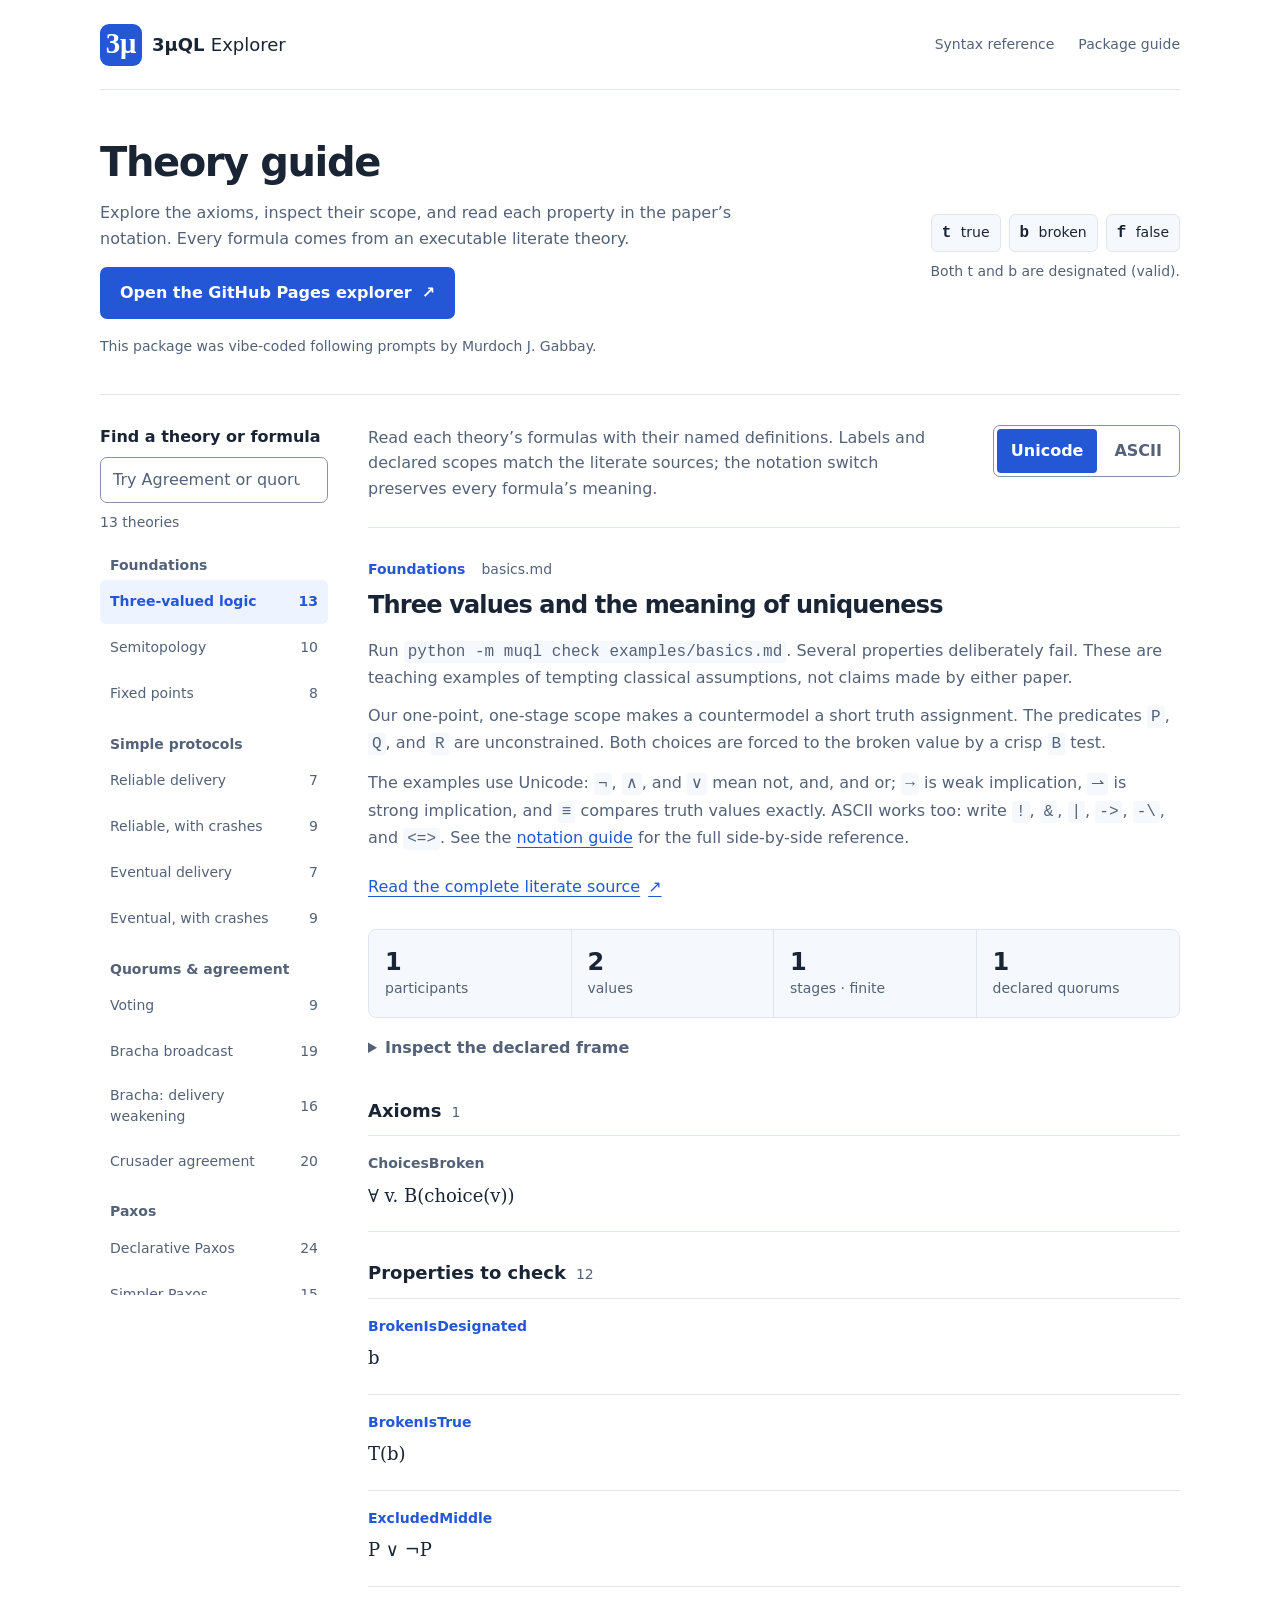
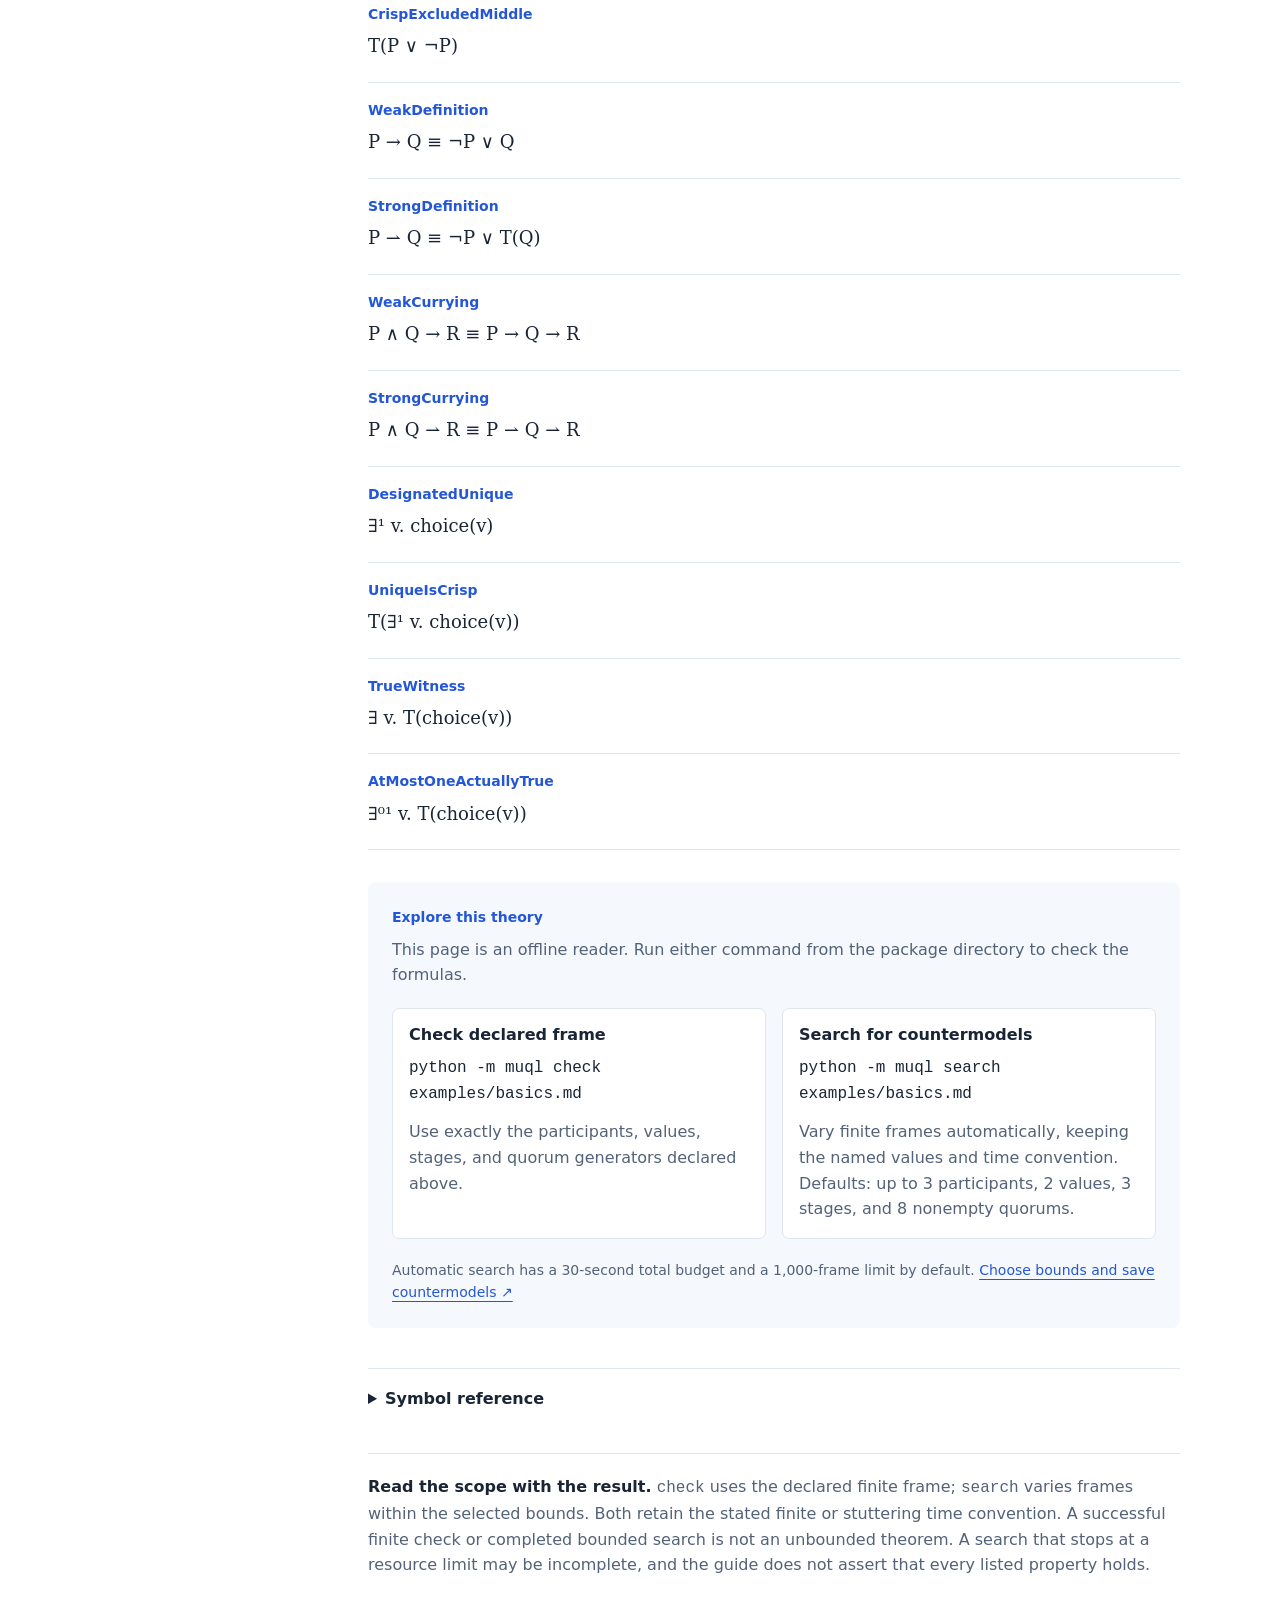
<file: docs/theories.html>
<!doctype html>
<!-- Generated by python tools/build_guide.py. Edit the generator or examples, then regenerate. -->
<html lang="en">
<head>
<meta charset="utf-8">
<meta name="viewport" content="width=device-width,initial-scale=1">
<meta name="color-scheme" content="light">
<meta name="author" content="Vibe-coded following prompts by Murdoch J. Gabbay">
<title>Theory guide · 3μQL Explorer</title>
<link rel="icon" type="image/svg+xml" href="data:image/svg+xml,%3Csvg%20xmlns%3D%22http%3A%2F%2Fwww.w3.org%2F2000%2Fsvg%22%20viewBox%3D%220%200%2064%2064%22%20role%3D%22img%22%20aria-label%3D%223%CE%BCQL%22%3E%3Crect%20width%3D%2264%22%20height%3D%2264%22%20rx%3D%2216%22%20fill%3D%22%232457d6%22%2F%3E%3Ctext%20x%3D%2232%22%20y%3D%2244%22%20text-anchor%3D%22middle%22%20font-family%3D%22Georgia%2Cserif%22%20font-size%3D%2238%22%20fill%3D%22%23ffffff%22%3E3%CE%BC%3C%2Ftext%3E%3C%2Fsvg%3E%0A">
<style>
/* Shared by the explorer and the self-contained theory reader. */
/* U+A7F4 is recent: this original, local glyph also supports older systems. */
@font-face {
  font-family: "MuQL Quorum";
  src: url("[data-uri]") format("woff");
  font-style: normal;
  font-weight: 100 900;
  font-display: swap;
  unicode-range: U+A7F4;
}
.quorum-quantifier { white-space: nowrap; }
sup.quorum-mark { position: relative; top: -.5em; vertical-align: baseline; font-size: .7em; line-height: 0; font-style: normal; }

:root {
  color-scheme: light;
  --paper: #ffffff; --ink: #192435; --muted: #536278;
  --blue: #2457d6; --blue-dark: #1744b5; --wash: #f5f8fd;
  --line: #e0e6ef; --input-line: #8594a9; --soft-blue: #edf3ff;
  --math: "MuQL Quorum", "Cambria Math", "STIX Two Math", "DejaVu Serif", Georgia, serif;
  --sans: "MuQL Quorum", Inter, ui-sans-serif, system-ui, -apple-system, BlinkMacSystemFont, "Segoe UI", sans-serif;
  --mono: "MuQL Quorum", ui-monospace, SFMono-Regular, Consolas, "Liberation Mono", monospace;
  --text-small: .875rem;
  --text-body: 1rem;
  --text-lead: 1.125rem;
  --text-section: 1.5rem;
  --text-title: clamp(2rem, 4vw, 2.5rem);
  --text-math: 1.125rem;
  font-size: 100%;
  font-family: var(--sans);
  line-height: 1.6;
}
* { box-sizing: border-box; }
html { scroll-padding-top: 24px; }
body { margin: 0; font-size: var(--text-body); color: var(--ink); background: var(--paper); }
a { color: var(--blue); text-decoration-thickness: 1px; text-underline-offset: 4px; }
a:hover { color: var(--blue-dark); }
button, input { font: inherit; font-size: var(--text-body); line-height: 1.5; max-width: 100%; }
button, input, a, summary { touch-action: manipulation; }
button, summary { cursor: pointer; }
:focus-visible { outline: 3px solid var(--blue); outline-offset: 4px; }
code { font-family: var(--mono); font-size: inherit; overflow-wrap: anywhere; }
h1, h2, h3, h4 { line-height: 1.2; }
.skip-link { position: fixed; top: -90px; left: 16px; z-index: 10; padding: 12px 20px; background: white; }
.skip-link:focus { top: 12px; }
.site-header, .masthead, .layout { width: min(1080px, calc(100% - 80px)); margin-inline: auto; }
.site-header { display: flex; flex-wrap: wrap; justify-content: space-between; align-items: center; gap: 12px 24px; min-height: 90px; padding-block: 16px; border-bottom: 1px solid var(--line); }
.brand { line-height: 1.5; display: inline-flex; align-items: center; gap: 10px; font-size: var(--text-lead); font-weight: 700; white-space: nowrap; }
.brand strong { font-weight: 400; }
.brand-mark { display: grid; place-items: center; flex: none; width: 2.625rem; height: 2.625rem; border-radius: .5625rem; background: var(--blue); color: white; font-family: Georgia, serif; font-size: 1.8rem; line-height: 1; padding-bottom: .1875rem; }
.site-header nav { display: flex; flex-wrap: wrap; align-items: center; gap: 0 24px; font-size: var(--text-small); line-height: 1.5; }
.site-header nav a { display: inline-flex; align-items: center; min-height: 44px; color: var(--muted); text-decoration: none; }
.site-header nav a:hover { color: var(--blue); text-decoration: underline; }
.masthead { padding-block: 48px 36px; border-bottom: 1px solid var(--line); }
.masthead-inner { display: flex; justify-content: space-between; align-items: center; gap: 40px; }
h1 { font-size: var(--text-title); font-weight: 600; line-height: 1.2; letter-spacing: -.035em; margin: 0 0 14px; }
.masthead p { max-width: 680px; margin: 0; color: var(--muted); }
.truth-key { display: flex; flex-wrap: wrap; justify-content: flex-end; gap: 8px; min-width: 220px; max-width: 300px; }
.truth-key span { border: 1px solid var(--line); border-radius: 6px; background: var(--wash); padding: 6px 10px; font-size: var(--text-small); white-space: nowrap; }
.truth-key b { font: 600 var(--text-body)/1.5 var(--mono); margin-right: 5px; }
.truth-note { flex-basis: 100%; text-align: right; font-size: var(--text-small); color: var(--muted); }
.layout { display: grid; grid-template-columns: 228px minmax(0, 1fr); gap: 40px; }
.sidebar { padding: 30px 7px; margin-inline: -7px; position: sticky; top: 0; max-height: 100vh; overflow: auto; align-self: start; }
.search-label { display: block; line-height: 1.5; font-size: var(--text-body); font-weight: 600; margin-bottom: 8px; }
.search { width: 100%; min-height: 46px; border: 1px solid var(--input-line); border-radius: 7px; padding: 10px 12px; background: white; color: var(--ink); font-size: var(--text-body); }
.search::placeholder { color: var(--muted); }
.search-status { color: var(--muted); font-size: var(--text-small); margin: 8px 0 24px; min-height: 20px; }
.nav-group { margin: 0 0 20px; }
.nav-group h3 { font-size: var(--text-small); font-weight: 600; color: var(--muted); margin: 0 10px 6px; }
.theory-link { display: flex; gap: 10px; align-items: center; justify-content: space-between; min-height: 44px; padding: 10px; border-radius: 6px; text-decoration: none; font-size: var(--text-small); line-height: 1.5; overflow-wrap: anywhere; margin: 2px 0; color: var(--muted); }
.theory-link:hover { color: var(--blue); background: var(--wash); }
.theory-link[aria-current="page"] { background: var(--soft-blue); color: var(--blue); font-weight: 600; }
.nav-count { flex-shrink: 0; font-size: var(--text-small); font-variant-numeric: tabular-nums; }
.sidebar-footer { border-top: 1px solid var(--line); padding: 16px 10px; font-size: var(--text-small); color: var(--muted); }
.sidebar-footer a { display: inline-flex; align-items: center; min-height: 44px; }
.explore-link { display: inline-flex; align-items: center; gap: 10px; min-height: 52px; padding: 12px 20px; margin-top: 16px; background: var(--blue); color: #fff; border-radius: 7px; font-size: var(--text-body); font-weight: 600; text-decoration: none; }
.explore-link:hover { background: #1c45ae; color: #fff; text-decoration: none; }
.masthead p.authorship { font-size: var(--text-small); margin-top: 16px; }
main { min-width: 0; padding: 30px 0 48px; }
.toolbar { display: flex; align-items: flex-start; flex-wrap: wrap; justify-content: space-between; gap: 16px; padding-bottom: 26px; border-bottom: 1px solid var(--line); margin-bottom: 30px; }
.view-note { flex: 1 1 300px; font-size: var(--text-body); color: var(--muted); margin: 0; max-width: 580px; }
.notation { display: flex; gap: 3px; border: 1px solid var(--input-line); border-radius: 7px; padding: 3px; flex-shrink: 0; }
.notation button { line-height: 1.5; min-height: 44px; border: 0; border-radius: 4px; color: var(--muted); background: white; padding: 8px 14px; font-size: var(--text-body); font-weight: 600; }
.notation button:hover { color: var(--blue); background: var(--wash); }
.notation button[aria-pressed="true"] { background: var(--blue); color: white; }
.notation button:focus-visible { outline-offset: 1px; }
.eyebrow { display: flex; flex-wrap: wrap; align-items: center; gap: 8px 16px; font-size: var(--text-small); font-weight: 600; color: var(--blue); }
.source-tag { color: var(--muted); font-size: var(--text-small); font-weight: 400; overflow-wrap: anywhere; }
.theory { margin-bottom: 40px; }
.theory h2 { font-size: var(--text-section); font-weight: 600; letter-spacing: -.035em; margin: 10px 0 18px; }
.intro { font-size: var(--text-body); line-height: 1.6; color: var(--muted); }
.intro p { margin: 0 0 12px; }
.intro code { background: var(--wash); border-radius: 3px; padding: 2px 4px; }
.source-link { line-height: 1.5; display: inline-flex; align-items: center; gap: 8px; min-height: 44px; font-size: var(--text-body); margin: 0 0 20px; }
.scope-grid { display: grid; grid-template-columns: repeat(4, minmax(0, 1fr)); border: 1px solid var(--line); border-radius: 8px; background: var(--wash); }
.scope-grid > div { min-width: 0; padding: 18px 16px; border-right: 1px solid var(--line); }
.scope-grid > div:last-child { border-right: 0; }
.scope-value { display: block; font-size: var(--text-section); font-weight: 600; line-height: 1.2; font-variant-numeric: tabular-nums; }
.scope-label { display: block; overflow-wrap: anywhere; font-size: var(--text-small); color: var(--muted); }
.frame { margin: 8px 0 30px; color: var(--muted); font-size: var(--text-body); }
summary { line-height: 1.5; min-height: 44px; padding: 10px 0; font-weight: 600; }
summary:hover { color: var(--blue); }
.frame dl { display: grid; grid-template-columns: 100px minmax(0, 1fr); gap: 8px 14px; border-left: 2px solid var(--line); padding-left: 16px; }
.frame dt { font-weight: 600; overflow-wrap: anywhere; }
.frame dd { margin: 0; overflow-wrap: anywhere; }
.formula-group { margin-top: 30px; }
.group-title { display: flex; flex-wrap: wrap; gap: 10px; align-items: baseline; border-bottom: 1px solid var(--line); padding-bottom: 12px; }
.group-title h3 { font-size: var(--text-lead); font-weight: 600; margin: 0; }
.group-title > span { color: var(--muted); font-size: var(--text-small); }
.formula-row { padding: 16px 0 20px; border-bottom: 1px solid var(--line); }
.formula-label { display: block; font-size: var(--text-small); color: var(--muted); font-weight: 600; margin-bottom: 6px; overflow-wrap: anywhere; }
.formula { font: var(--text-math)/1.7 var(--math); white-space: pre-wrap; overflow-wrap: anywhere; font-variant-ligatures: none; color: var(--ink); }
.ascii .formula { font: var(--text-body)/1.7 var(--mono); }
.properties .formula-label { color: var(--blue); }
.empty-group, .definition-note { color: var(--muted); font-size: var(--text-body); }
.definition-note { margin: 12px 0 4px; }
.definitions .formula-row { padding-block: 12px; }
.run-box { margin: 32px 0; padding: 24px; border-radius: 8px; background: var(--wash); }
.run-box p { font-size: var(--text-body); color: var(--muted); margin: 0; }
.run-box .run-intro { margin: 8px 0 20px; }
.run-options { display: grid; grid-template-columns: repeat(2, minmax(0, 1fr)); gap: 16px; }
.run-option { min-width: 0; border: 1px solid var(--line); border-radius: 7px; background: white; padding: 16px; }
.run-option h4 { font-size: var(--text-body); font-weight: 600; margin: 0; }
.run-option code { display: block; font-size: var(--text-body); line-height: 1.6; white-space: pre-wrap; overflow-wrap: anywhere; margin: 12px 0; }
.run-box .run-footer { margin-top: 20px; font-size: var(--text-small); }
.legend { border-top: 1px solid var(--line); margin-top: 32px; padding-top: 8px; }
.legend summary { font-size: var(--text-body); }
.legend-intro { font-size: var(--text-body); color: var(--muted); }
.table-wrap { overflow-x: auto; }
table { width: 100%; border-collapse: collapse; font-size: var(--text-body); margin: 12px 0; }
th { text-align: left; color: var(--muted); font-size: var(--text-body); font-weight: 600; background: var(--wash); }
th, td { padding: 12px; border-bottom: 1px solid var(--line); }
.symbol { font: var(--text-math)/1.7 var(--math); white-space: nowrap; }
td code { font-size: var(--text-body); }
.scope-note { font-size: var(--text-body); color: var(--muted); margin-top: 32px; border-top: 1px solid var(--line); padding-top: 20px; }
.scope-note strong { color: var(--ink); }
.no-results { font-size: var(--text-body); padding: 24px 0; }
.js .theory:not(.is-active), .js-only { display: none; }
[hidden] { display: none !important; }
.js .js-only { display: block; }
.js .notation { display: flex; }
@media (max-width: 1000px) {
  .layout { grid-template-columns: 210px minmax(0, 1fr); gap: 28px; }
  .truth-key { display: none; }
  .scope-grid > div { padding: 14px 12px; }
  .run-options { grid-template-columns: minmax(0, 1fr); }
}
@media (max-width: 800px) {
  .site-header, .masthead, .layout { width: calc(100% - 40px); }
  .layout { grid-template-columns: 190px minmax(0, 1fr); gap: 24px; }
  .scope-grid { grid-template-columns: repeat(2, minmax(0, 1fr)); }
  .scope-grid > div:nth-child(2) { border-right: 0; }
  .scope-grid > div:nth-child(-n+2) { border-bottom: 1px solid var(--line); }
}
@media (max-width: 680px) {
  .site-header, .masthead, .layout { width: calc(100% - 32px); }
  .site-header { min-height: 76px; gap: 8px 16px; }
  .site-header nav { gap: 0 16px; }
  .masthead { padding-block: 32px 24px; }
  .layout { display: block; }
  .sidebar { position: static; max-height: none; padding-block: 24px 0; }
  .sidebar nav { display: grid; grid-template-columns: repeat(2, minmax(0, 1fr)); gap: 8px 12px; }
  .nav-group { margin-bottom: 10px; }
  .sidebar-footer { padding: 12px 0; }
  .search-status { margin-bottom: 18px; }
  main { padding-top: 20px; }
  .toolbar { margin-bottom: 24px; padding-bottom: 24px; }
  .source-tag { display: none; }
  .frame dl { grid-template-columns: 85px minmax(0, 1fr); }
  .run-box { padding: 20px 16px; }
}
@media print {
  body { background: white; }
  .site-header, .masthead, .layout { width: 100%; }
  .site-header { min-height: 0; border: 0; }
  .site-header nav, .brand-mark { display: none; }
  .masthead { padding: 16px 0; background: none; }
  .layout { display: block; }
  .sidebar, .toolbar, .legend, .run-box, .source-link { display: none !important; }
  .formula-row { break-inside: avoid; }
  .scope-grid { background: none; }
  main { padding-top: 16px; }
  .truth-key { display: none; }
}
</style>
<script>document.documentElement.classList.add('js');</script>
</head>
<body>
<a class="skip-link" href="#main">Skip to the theory</a>
<header class="site-header"><div class="brand"><span class="brand-mark" aria-hidden="true">3μ</span><span>3μQL <strong>Explorer</strong></span></div><nav aria-label="Resources"><a href="language.md">Syntax reference</a><a href="../README.md">Package guide</a></nav></header>
<div class="masthead"><div class="masthead-inner"><div><h1>Theory guide</h1><p>Explore the axioms, inspect their scope, and read each property in the paper’s notation. Every formula comes from an executable literate theory.</p><a class="explore-link" href="https://bellissimogiorno.github.io/3muQL-model-checker/">Open the GitHub Pages explorer <span aria-hidden="true">↗</span></a><p class="authorship">This package was vibe-coded following prompts by Murdoch J. Gabbay.</p></div><div class="truth-key" aria-label="Three truth values"><span><b>t</b> true</span><span><b>b</b> broken</span><span><b>f</b> false</span><div class="truth-note">Both t and b are designated (valid).</div></div></div></div>
<div class="layout">
<aside class="sidebar" aria-label="Choose a theory">
<div class="js-only"><label for="search" class="search-label">Find a theory or formula</label><input id="search" class="search" type="search" placeholder="Try Agreement or quorum…" autocomplete="off"><p id="search-status" class="search-status" role="status">13 theories</p></div>
<nav aria-label="Theories"><section class="nav-group"><h3>Foundations</h3><a class="theory-link" href="#basics" data-theory="basics"><span>Three-valued logic</span><span class="nav-count">13</span></a><a class="theory-link" href="#semitopology" data-theory="semitopology"><span>Semitopology</span><span class="nav-count">10</span></a><a class="theory-link" href="#fixedpoints" data-theory="fixedpoints"><span>Fixed points</span><span class="nav-count">8</span></a></section>
<section class="nav-group"><h3>Simple protocols</h3><a class="theory-link" href="#simple_reliable" data-theory="simple_reliable"><span>Reliable delivery</span><span class="nav-count">7</span></a><a class="theory-link" href="#simple_crashes" data-theory="simple_crashes"><span>Reliable, with crashes</span><span class="nav-count">9</span></a><a class="theory-link" href="#simple_eventual" data-theory="simple_eventual"><span>Eventual delivery</span><span class="nav-count">7</span></a><a class="theory-link" href="#simple_eventual_crashes" data-theory="simple_eventual_crashes"><span>Eventual, with crashes</span><span class="nav-count">9</span></a></section>
<section class="nav-group"><h3>Quorums &amp; agreement</h3><a class="theory-link" href="#voting" data-theory="voting"><span>Voting</span><span class="nav-count">9</span></a><a class="theory-link" href="#bracha" data-theory="bracha"><span>Bracha broadcast</span><span class="nav-count">19</span></a><a class="theory-link" href="#bracha_weakened" data-theory="bracha_weakened"><span>Bracha: delivery weakening</span><span class="nav-count">16</span></a><a class="theory-link" href="#crusader" data-theory="crusader"><span>Crusader agreement</span><span class="nav-count">20</span></a></section>
<section class="nav-group"><h3>Paxos</h3><a class="theory-link" href="#paxos" data-theory="paxos"><span>Declarative Paxos</span><span class="nav-count">24</span></a><a class="theory-link" href="#paxos_simpler" data-theory="paxos_simpler"><span>Simpler Paxos</span><span class="nav-count">15</span></a></section></nav>
<div class="sidebar-footer">13 examples · fully offline<br><a href="language.md">Syntax reference</a> · <a href="../README.md">Package guide</a></div>
</aside>
<main id="main" tabindex="-1">
<div class="toolbar"><p class="view-note">Read each theory’s formulas with their named definitions. Labels and declared scopes match the literate sources; the notation switch preserves every formula’s meaning.</p><div class="notation js-only" role="group" aria-label="Formula notation"><button type="button" data-notation="unicode" aria-pressed="true">Unicode</button><button type="button" data-notation="ascii" aria-pressed="false">ASCII</button></div></div>
<p id="no-results" class="no-results" hidden>No theories match your search. Try a predicate, property label, or logical symbol.</p>
<article class="theory is-active" id="basics" aria-labelledby="title-basics">
<div class="eyebrow">Foundations<span class="source-tag">basics.md</span></div>
<h2 id="title-basics">Three values and the meaning of uniqueness</h2>
<div class="intro"><p>Run <code>python -m muql check examples/basics.md</code>. Several properties deliberately fail. These are teaching examples of tempting classical assumptions, not claims made by either paper.</p>
<p>Our one-point, one-stage scope makes a countermodel a short truth assignment. The predicates <code>P</code>, <code>Q</code>, and <code>R</code> are unconstrained. Both choices are forced to the broken value by a crisp <code>B</code> test.</p>
<p>The examples use Unicode: <code>¬</code>, <code>∧</code>, and <code>∨</code> mean not, and, and or; <code>→</code> is weak implication, <code>⇀</code> is strong implication, and <code>≡</code> compares truth values exactly. ASCII works too: write <code>!</code>, <code>&amp;</code>, <code>|</code>, <code>-&gt;</code>, <code>-\</code>, and <code>&lt;=&gt;</code>. See the <a href="../examples/../docs/notation.md">notation guide</a> for the full side-by-side reference.</p></div>
<a class="source-link" href="../examples/basics.md">Read the complete literate source <span aria-hidden="true">↗</span></a>
<div class="scope-grid" aria-label="Declared scope">
<div><span class="scope-value">1</span><span class="scope-label">participants</span></div>
<div><span class="scope-value">2</span><span class="scope-label">values</span></div>
<div><span class="scope-value">1</span><span class="scope-label">stages · finite</span></div>
<div><span class="scope-value">1</span><span class="scope-label">declared quorums</span></div>
</div>
<details class="frame"><summary>Inspect the declared frame</summary><dl>
<dt>Participants</dt><dd>alice</dd>
<dt>Values</dt><dd>red, blue</dd>
<dt>Quorums</dt><dd>{alice}</dd>
<dt>Predicates</dt><dd>P/0, Q/0, R/0, choice/1</dd>
<dt>Time</dt><dd>Time ends at the final stage in the declared finite frame.</dd>
</dl><p>The checker takes the union closure of the declared quorums. See <a href="semantics.md">the semantics reference</a> for the frame interpretation.</p></details>

<section class="formula-group" aria-labelledby="axioms-basics"><div class="group-title"><h3 id="axioms-basics">Axioms</h3><span>1</span></div><div class="formula-row"><span class="formula-label">ChoicesBroken</span><div class="formula" data-formula="0">∀ v. B(choice(v))</div></div></section>
<section class="formula-group properties" aria-labelledby="properties-basics"><div class="group-title"><h3 id="properties-basics">Properties to check</h3><span>12</span></div><div class="formula-row"><span class="formula-label">BrokenIsDesignated</span><div class="formula" data-formula="1">b</div></div>
<div class="formula-row"><span class="formula-label">BrokenIsTrue</span><div class="formula" data-formula="2">T(b)</div></div>
<div class="formula-row"><span class="formula-label">ExcludedMiddle</span><div class="formula" data-formula="3">P ∨ ¬P</div></div>
<div class="formula-row"><span class="formula-label">CrispExcludedMiddle</span><div class="formula" data-formula="4">T(P ∨ ¬P)</div></div>
<div class="formula-row"><span class="formula-label">WeakDefinition</span><div class="formula" data-formula="5">P → Q ≡ ¬P ∨ Q</div></div>
<div class="formula-row"><span class="formula-label">StrongDefinition</span><div class="formula" data-formula="6">P ⇀ Q ≡ ¬P ∨ T(Q)</div></div>
<div class="formula-row"><span class="formula-label">WeakCurrying</span><div class="formula" data-formula="7">P ∧ Q → R ≡ P → Q → R</div></div>
<div class="formula-row"><span class="formula-label">StrongCurrying</span><div class="formula" data-formula="8">P ∧ Q ⇀ R ≡ P ⇀ Q ⇀ R</div></div>
<div class="formula-row"><span class="formula-label">DesignatedUnique</span><div class="formula" data-formula="9">∃¹ v. choice(v)</div></div>
<div class="formula-row"><span class="formula-label">UniqueIsCrisp</span><div class="formula" data-formula="10">T(∃¹ v. choice(v))</div></div>
<div class="formula-row"><span class="formula-label">TrueWitness</span><div class="formula" data-formula="11">∃ v. T(choice(v))</div></div>
<div class="formula-row"><span class="formula-label">AtMostOneActuallyTrue</span><div class="formula" data-formula="12">∃⁰¹ v. T(choice(v))</div></div></section>
<section class="run-box" aria-label="Run this theory"><span class="eyebrow">Explore this theory</span><p class="run-intro">This page is an offline reader. Run either command from the package directory to check the formulas.</p>
<div class="run-options">
<div class="run-option"><h4>Check declared frame</h4><code>python -m muql check examples/basics.md</code><p>Use exactly the participants, values, stages, and quorum generators declared above.</p></div>
<div class="run-option"><h4>Search for countermodels</h4><code>python -m muql search examples/basics.md</code><p>Vary finite frames automatically, keeping the named values and time convention. Defaults: up to 3 participants, 2 values, 3 stages, and 8 nonempty quorums.</p></div>
</div><p class="run-footer">Automatic search has a 30-second total budget and a 1,000-frame limit by default. <a href="search.md">Choose bounds and save countermodels <span aria-hidden="true">↗</span></a></p></section>
</article>
<article class="theory" id="semitopology" aria-labelledby="title-semitopology">
<div class="eyebrow">Foundations<span class="source-tag">semitopology.md</span></div>
<h2 id="title-semitopology">Current quorums and a non-upward-closed semitopology</h2>
<div class="intro"><p>Run <code>python -m muql check examples/semitopology.md</code>. The nonempty opens are exactly <code>{a}</code> and <code>{a,b,c}</code>. The generator <code>{a}</code> and the whole point set are already closed under unions; <code>{a,b}</code> and <code>{a,c}</code> are not added. Every nonempty open contains <code>a</code>, so every finite collection of these opens has a nonempty intersection.</p>
<p>Here <code>◇</code> and <code>□</code> range over points in the current quorum; <code><span class="quorum-quantifier">∃ꟴ</span></code> and <code><span class="quorum-quantifier">∀ꟴ</span></code> range over nonempty quorums. The combined symbols compose these operations: <code><span class="quorum-quantifier">∃ꟴ</span>□(live)</code> means some quorum is entirely live. See the <a href="../examples/../docs/notation.md">notation guide</a> for all four combinations and ASCII spellings.</p>
<p>The ASCII aliases <code>somewhere</code> and <code>everywhere</code> mean <code>◇</code> and <code>□</code>, respectively: they keep the current quorum. Use <code>someQuorumSomePoint</code> for <code><span class="quorum-quantifier">∃ꟴ</span>◇</code> and <code>everyQuorumEveryPoint</code> for <code><span class="quorum-quantifier">∀ꟴ</span>□</code> when the formula must also range over quorums.</p></div>
<a class="source-link" href="../examples/semitopology.md">Read the complete literate source <span aria-hidden="true">↗</span></a>
<div class="scope-grid" aria-label="Declared scope">
<div><span class="scope-value">3</span><span class="scope-label">participants</span></div>
<div><span class="scope-value">1</span><span class="scope-label">values</span></div>
<div><span class="scope-value">1</span><span class="scope-label">stages · finite</span></div>
<div><span class="scope-value">1</span><span class="scope-label">declared quorums</span></div>
</div>
<details class="frame"><summary>Inspect the declared frame</summary><dl>
<dt>Participants</dt><dd>a, b, c</dd>
<dt>Values</dt><dd>unit</dd>
<dt>Quorums</dt><dd>{a}</dd>
<dt>Predicates</dt><dd>live/0</dd>
<dt>Time</dt><dd>Time ends at the final stage in the declared finite frame.</dd>
</dl><p>The checker takes the union closure of the declared quorums. See <a href="semantics.md">the semantics reference</a> for the frame interpretation.</p></details>

<section class="formula-group" aria-labelledby="axioms-semitopology"><div class="group-title"><h3 id="axioms-semitopology">Axioms</h3><span>0</span></div><p class="empty-group">No axioms are declared; these properties explore the logic directly.</p></section>
<section class="formula-group properties" aria-labelledby="properties-semitopology"><div class="group-title"><h3 id="properties-semitopology">Properties to check</h3><span>10</span></div><div class="formula-row"><span class="formula-label">SomewhereDefinition</span><div class="formula" data-formula="13"><span class="quorum-quantifier">∃ꟴ</span>◇live ≡ <span class="quorum-quantifier">∃ꟴ</span> ◇live</div></div>
<div class="formula-row"><span class="formula-label">EverywhereDefinition</span><div class="formula" data-formula="14"><span class="quorum-quantifier">∀ꟴ</span>□live ≡ <span class="quorum-quantifier">∀ꟴ</span> □live</div></div>
<div class="formula-row"><span class="formula-label">QuorumDefinition</span><div class="formula" data-formula="15"><span class="quorum-quantifier">∃ꟴ</span>□live ≡ <span class="quorum-quantifier">∃ꟴ</span> □live</div></div>
<div class="formula-row"><span class="formula-label">ContraDefinition</span><div class="formula" data-formula="16"><span class="quorum-quantifier">∀ꟴ</span>◇live ≡ <span class="quorum-quantifier">∀ꟴ</span> ◇live</div></div>
<div class="formula-row"><span class="formula-label">LocalJoinBelowGlobalJoin</span><div class="formula" data-formula="17">◇live ≤ <span class="quorum-quantifier">∃ꟴ</span>◇live</div></div>
<div class="formula-row"><span class="formula-label">GlobalMeetBelowLocalMeet</span><div class="formula" data-formula="18"><span class="quorum-quantifier">∀ꟴ</span>□live ≤ □live</div></div>
<div class="formula-row"><span class="formula-label">PairwiseIntersection</span><div class="formula" data-formula="19">twined(2)</div></div>
<div class="formula-row"><span class="formula-label">TripleIntersection</span><div class="formula" data-formula="20">twined(3)</div></div>
<div class="formula-row"><span class="formula-label">CurrentBoxIsGlobal</span><div class="formula" data-formula="21">□live ≡ <span class="quorum-quantifier">∀ꟴ</span>□live</div></div>
<div class="formula-row"><span class="formula-label">SharedPointAgreement</span><div class="formula" data-formula="22"><span class="quorum-quantifier">∃ꟴ</span>□live ≤ <span class="quorum-quantifier">∀ꟴ</span>◇live</div></div></section>
<section class="run-box" aria-label="Run this theory"><span class="eyebrow">Explore this theory</span><p class="run-intro">This page is an offline reader. Run either command from the package directory to check the formulas.</p>
<div class="run-options">
<div class="run-option"><h4>Check declared frame</h4><code>python -m muql check examples/semitopology.md</code><p>Use exactly the participants, values, stages, and quorum generators declared above.</p></div>
<div class="run-option"><h4>Search for countermodels</h4><code>python -m muql search examples/semitopology.md</code><p>Vary finite frames automatically, keeping the named values and time convention. Defaults: up to 3 participants, 2 values, 3 stages, and 8 nonempty quorums.</p></div>
</div><p class="run-footer">Automatic search has a 30-second total budget and a 1,000-frame limit by default. <a href="search.md">Choose bounds and save countermodels <span aria-hidden="true">↗</span></a></p></section>
</article>
<article class="theory" id="fixedpoints" aria-labelledby="title-fixedpoints">
<div class="eyebrow">Foundations<span class="source-tag">fixedpoints.md</span></div>
<h2 id="title-fixedpoints">Fixed points on a finite context lattice</h2>
<div class="intro"><p>Run <code>python -m muql check examples/fixedpoints.md</code>. The scope has three stages and one point. Stutter mode makes the final stage its own future successor. <code>pulse</code> is unconstrained, so recurrence identities are tested against every three-valued pulse sequence in this scope.</p>
<p>Use <code>μ</code> for a least fixed point and <code>ν</code> for a greatest fixed point; ASCII <code>mu</code> and <code>nu</code> work identically. Temporal operators keep their readable word names. See the <a href="../examples/../docs/notation.md">notation guide</a> for every spelling.</p></div>
<a class="source-link" href="../examples/fixedpoints.md">Read the complete literate source <span aria-hidden="true">↗</span></a>
<div class="scope-grid" aria-label="Declared scope">
<div><span class="scope-value">1</span><span class="scope-label">participants</span></div>
<div><span class="scope-value">1</span><span class="scope-label">values</span></div>
<div><span class="scope-value">3</span><span class="scope-label">stages · stutter</span></div>
<div><span class="scope-value">1</span><span class="scope-label">declared quorums</span></div>
</div>
<details class="frame"><summary>Inspect the declared frame</summary><dl>
<dt>Participants</dt><dd>alice</dd>
<dt>Values</dt><dd>unit</dd>
<dt>Quorums</dt><dd>{alice}</dd>
<dt>Predicates</dt><dd>pulse/0</dd>
<dt>Time</dt><dd>The final stage repeats in the declared stuttering frame.</dd>
</dl><p>The checker takes the union closure of the declared quorums. See <a href="semantics.md">the semantics reference</a> for the frame interpretation.</p></details>

<section class="formula-group" aria-labelledby="axioms-fixedpoints"><div class="group-title"><h3 id="axioms-fixedpoints">Axioms</h3><span>0</span></div><p class="empty-group">No axioms are declared; these properties explore the logic directly.</p></section>
<section class="formula-group properties" aria-labelledby="properties-fixedpoints"><div class="group-title"><h3 id="properties-fixedpoints">Properties to check</h3><span>8</span></div><div class="formula-row"><span class="formula-label">InclusivePast</span><div class="formula" data-formula="23">(μ X. pulse ∨ yesterday(X)) ≡ past(pulse)</div></div>
<div class="formula-row"><span class="formula-label">StrictPast</span><div class="formula" data-formula="24">(μ X. yesterday(pulse ∨ X)) ≡ once(pulse)</div></div>
<div class="formula-row"><span class="formula-label">StrictFuture</span><div class="formula" data-formula="25">(μ X. tomorrow(pulse ∨ X)) ≡ sometime(pulse)</div></div>
<div class="formula-row"><span class="formula-label">FutureGreatest</span><div class="formula" data-formula="26">(ν X. tomorrow(pulse ∧ X)) ≡ forever(pulse)</div></div>
<div class="formula-row"><span class="formula-label">EmptyPastRecurrence</span><div class="formula" data-formula="27">(μ X. yesterday(X)) ≡ f</div></div>
<div class="formula-row"><span class="formula-label">NonmonotoneMeet</span><div class="formula" data-formula="28">(μ X. F(X)) ≡ b</div></div>
<div class="formula-row"><span class="formula-label">UnfoldingRequiresMonotonicity</span><div class="formula" data-formula="29">(μ X. F(X)) ≡ F(μ X. F(X))</div></div>
<div class="formula-row"><span class="formula-label">NegationMeet</span><div class="formula" data-formula="30">(μ X. ¬X) ≡ b</div></div></section>
<section class="run-box" aria-label="Run this theory"><span class="eyebrow">Explore this theory</span><p class="run-intro">This page is an offline reader. Run either command from the package directory to check the formulas.</p>
<div class="run-options">
<div class="run-option"><h4>Check declared frame</h4><code>python -m muql check examples/fixedpoints.md</code><p>Use exactly the participants, values, stages, and quorum generators declared above.</p></div>
<div class="run-option"><h4>Search for countermodels</h4><code>python -m muql search examples/fixedpoints.md</code><p>Vary finite frames automatically, keeping the named values and time convention. Defaults: up to 3 participants, 2 values, 3 stages, and 8 nonempty quorums.</p></div>
</div><p class="run-footer">Automatic search has a 30-second total budget and a 1,000-frame limit by default. <a href="search.md">Choose bounds and save countermodels <span aria-hidden="true">↗</span></a></p></section>
</article>
<article class="theory" id="simple_reliable" aria-labelledby="title-simple_reliable">
<div class="eyebrow">Simple protocols<span class="source-tag">simple_reliable.md</span></div>
<h2 id="title-simple_reliable">Simple: reliable delivery, no crashes</h2>
<div class="intro"><p>The first Simple theory in §6.1 of the Paxos paper (p.46) abstracts a protocol in which anyone may propose, everyone accepts a proposal, and a proposer decides when someone accepts. There is only one unnamed value, so all three predicates are nullary. These are the five exact axioms. The two properties below are small tutorial consequences, not named theorems from the paper.</p>
<p>Notation: <code>⇀</code> is strong implication (<code>-\</code> in ASCII), <code>→</code> is weak (<code>-&gt;</code>), and <code><span class="quorum-quantifier">∃ꟴ</span>◇</code> means “some quorum, some point”. All symbols have <a href="../examples/../docs/notation.md">ASCII equivalents</a>; either style is accepted.</p></div>
<a class="source-link" href="../examples/simple_reliable.md">Read the complete literate source <span aria-hidden="true">↗</span></a>
<div class="scope-grid" aria-label="Declared scope">
<div><span class="scope-value">3</span><span class="scope-label">participants</span></div>
<div><span class="scope-value">1</span><span class="scope-label">values</span></div>
<div><span class="scope-value">1</span><span class="scope-label">stages · finite</span></div>
<div><span class="scope-value">3</span><span class="scope-label">declared quorums</span></div>
</div>
<details class="frame"><summary>Inspect the declared frame</summary><dl>
<dt>Participants</dt><dd>a, b, c</dd>
<dt>Values</dt><dd>unit</dd>
<dt>Quorums</dt><dd>{a, b} · {a, c} · {b, c}</dd>
<dt>Predicates</dt><dd>propose/0, accept/0, decide/0</dd>
<dt>Time</dt><dd>Time ends at the final stage in the declared finite frame.</dd>
</dl><p>The checker takes the union closure of the declared quorums. See <a href="semantics.md">the semantics reference</a> for the frame interpretation.</p></details>

<section class="formula-group" aria-labelledby="axioms-simple_reliable"><div class="group-title"><h3 id="axioms-simple_reliable">Axioms</h3><span>5</span></div><div class="formula-row"><span class="formula-label">SimpAccept?</span><div class="formula" data-formula="31">accept ⇀ <span class="quorum-quantifier">∃ꟴ</span>◇propose</div></div>
<div class="formula-row"><span class="formula-label">SimpDecide?</span><div class="formula" data-formula="32">decide ⇀ propose ∧ <span class="quorum-quantifier">∃ꟴ</span>◇accept</div></div>
<div class="formula-row"><span class="formula-label">SimpAccept!</span><div class="formula" data-formula="33"><span class="quorum-quantifier">∃ꟴ</span>◇propose ⇀ accept</div></div>
<div class="formula-row"><span class="formula-label">SimpDecide!</span><div class="formula" data-formula="34">propose ∧ <span class="quorum-quantifier">∃ꟴ</span>◇accept ⇀ decide</div></div>
<div class="formula-row"><span class="formula-label">Correct</span><div class="formula" data-formula="35">TF(propose) ∧ TF(accept) ∧ TF(decide)</div></div></section>
<section class="formula-group properties" aria-labelledby="properties-simple_reliable"><div class="group-title"><h3 id="properties-simple_reliable">Properties to check</h3><span>2</span></div><div class="formula-row"><span class="formula-label">NoInventedDecision</span><div class="formula" data-formula="36">decide ⇀ propose</div></div>
<div class="formula-row"><span class="formula-label">ProposerDecides</span><div class="formula" data-formula="37">propose ⇀ decide</div></div></section>
<section class="run-box" aria-label="Run this theory"><span class="eyebrow">Explore this theory</span><p class="run-intro">This page is an offline reader. Run either command from the package directory to check the formulas.</p>
<div class="run-options">
<div class="run-option"><h4>Check declared frame</h4><code>python -m muql check examples/simple_reliable.md</code><p>Use exactly the participants, values, stages, and quorum generators declared above.</p></div>
<div class="run-option"><h4>Search for countermodels</h4><code>python -m muql search examples/simple_reliable.md</code><p>Vary finite frames automatically, keeping the named values and time convention. Defaults: up to 3 participants, 2 values, 3 stages, and 8 nonempty quorums.</p></div>
</div><p class="run-footer">Automatic search has a 30-second total budget and a 1,000-frame limit by default. <a href="search.md">Choose bounds and save countermodels <span aria-hidden="true">↗</span></a></p></section>
</article>
<article class="theory" id="simple_crashes" aria-labelledby="title-simple_crashes">
<div class="eyebrow">Simple protocols<span class="source-tag">simple_crashes.md</span></div>
<h2 id="title-simple_crashes">Simple: reliable delivery, crashes allowed</h2>
<div class="intro"><p>This is the second Simple theory (§6.1, p.47). The backward implications remain strong; forward implications become weak so their conclusions may be <code>b</code>. Each predicate has a dense set of uncrashed participants. The paper&#x27;s Uncrashed schema is written as three individually named axioms for easier experiments. The two properties are tutorial consequences.</p>
<p>Notation: <code>⇀</code> is strong implication (<code>-\</code> in ASCII), <code>→</code> is weak (<code>-&gt;</code>), and <code><span class="quorum-quantifier">∃ꟴ</span>◇</code> means “some quorum, some point”. All symbols have <a href="../examples/../docs/notation.md">ASCII equivalents</a>; either style is accepted.</p></div>
<a class="source-link" href="../examples/simple_crashes.md">Read the complete literate source <span aria-hidden="true">↗</span></a>
<div class="scope-grid" aria-label="Declared scope">
<div><span class="scope-value">3</span><span class="scope-label">participants</span></div>
<div><span class="scope-value">1</span><span class="scope-label">values</span></div>
<div><span class="scope-value">1</span><span class="scope-label">stages · finite</span></div>
<div><span class="scope-value">3</span><span class="scope-label">declared quorums</span></div>
</div>
<details class="frame"><summary>Inspect the declared frame</summary><dl>
<dt>Participants</dt><dd>a, b, c</dd>
<dt>Values</dt><dd>unit</dd>
<dt>Quorums</dt><dd>{a, b} · {a, c} · {b, c}</dd>
<dt>Predicates</dt><dd>propose/0, accept/0, decide/0</dd>
<dt>Time</dt><dd>Time ends at the final stage in the declared finite frame.</dd>
</dl><p>The checker takes the union closure of the declared quorums. See <a href="semantics.md">the semantics reference</a> for the frame interpretation.</p></details>

<section class="formula-group" aria-labelledby="axioms-simple_crashes"><div class="group-title"><h3 id="axioms-simple_crashes">Axioms</h3><span>7</span></div><div class="formula-row"><span class="formula-label">SimpAccept?</span><div class="formula" data-formula="38">accept ⇀ <span class="quorum-quantifier">∃ꟴ</span>◇propose</div></div>
<div class="formula-row"><span class="formula-label">SimpDecide?</span><div class="formula" data-formula="39">decide ⇀ propose ∧ <span class="quorum-quantifier">∃ꟴ</span>◇accept</div></div>
<div class="formula-row"><span class="formula-label">SimpAccept!</span><div class="formula" data-formula="40"><span class="quorum-quantifier">∃ꟴ</span>◇propose → accept</div></div>
<div class="formula-row"><span class="formula-label">SimpDecide!</span><div class="formula" data-formula="41">propose ∧ <span class="quorum-quantifier">∃ꟴ</span>◇accept → decide</div></div>
<div class="formula-row"><span class="formula-label">Uncrashed_propose</span><div class="formula" data-formula="42"><span class="quorum-quantifier">∀ꟴ</span>◇TF(propose)</div></div>
<div class="formula-row"><span class="formula-label">Uncrashed_accept</span><div class="formula" data-formula="43"><span class="quorum-quantifier">∀ꟴ</span>◇TF(accept)</div></div>
<div class="formula-row"><span class="formula-label">Uncrashed_decide</span><div class="formula" data-formula="44"><span class="quorum-quantifier">∀ꟴ</span>◇TF(decide)</div></div></section>
<section class="formula-group properties" aria-labelledby="properties-simple_crashes"><div class="group-title"><h3 id="properties-simple_crashes">Properties to check</h3><span>2</span></div><div class="formula-row"><span class="formula-label">NoInventedDecision</span><div class="formula" data-formula="45">decide ⇀ propose</div></div>
<div class="formula-row"><span class="formula-label">ProposerDecidesOrCrashes</span><div class="formula" data-formula="46">propose → decide</div></div></section>
<section class="run-box" aria-label="Run this theory"><span class="eyebrow">Explore this theory</span><p class="run-intro">This page is an offline reader. Run either command from the package directory to check the formulas.</p>
<div class="run-options">
<div class="run-option"><h4>Check declared frame</h4><code>python -m muql check examples/simple_crashes.md</code><p>Use exactly the participants, values, stages, and quorum generators declared above.</p></div>
<div class="run-option"><h4>Search for countermodels</h4><code>python -m muql search examples/simple_crashes.md</code><p>Vary finite frames automatically, keeping the named values and time convention. Defaults: up to 3 participants, 2 values, 3 stages, and 8 nonempty quorums.</p></div>
</div><p class="run-footer">Automatic search has a 30-second total budget and a 1,000-frame limit by default. <a href="search.md">Choose bounds and save countermodels <span aria-hidden="true">↗</span></a></p></section>
</article>
<article class="theory" id="simple_eventual" aria-labelledby="title-simple_eventual">
<div class="eyebrow">Simple protocols<span class="source-tag">simple_eventual.md</span></div>
<h2 id="title-simple_eventual">Simple: eventual delivery, no crashes</h2>
<div class="intro"><p>This is the third Simple theory (§6.1, p.47). An initial period may lose messages; eventually the forward rules apply at every point in every quorum forever. The logical model has no explicit messages. <code>ultimately</code> expresses the network assumption.</p>
<p>The original theory is about infinite natural time. This literate input retains its temporal formulas in Unicode notation; finite checking must be interpreted according to the package&#x27;s stated temporal support and boundaries. The added properties are tutorial consequences of the intended infinite theory.</p>
<p>Notation: <code>⇀</code> is strong implication (<code>-\</code> in ASCII), <code>→</code> is weak (<code>-&gt;</code>), and <code><span class="quorum-quantifier">∃ꟴ</span>◇</code> means “some quorum, some point”. All symbols have <a href="../examples/../docs/notation.md">ASCII equivalents</a>; either style is accepted.</p></div>
<a class="source-link" href="../examples/simple_eventual.md">Read the complete literate source <span aria-hidden="true">↗</span></a>
<div class="scope-grid" aria-label="Declared scope">
<div><span class="scope-value">3</span><span class="scope-label">participants</span></div>
<div><span class="scope-value">1</span><span class="scope-label">values</span></div>
<div><span class="scope-value">3</span><span class="scope-label">stages · stutter</span></div>
<div><span class="scope-value">3</span><span class="scope-label">declared quorums</span></div>
</div>
<details class="frame"><summary>Inspect the declared frame</summary><dl>
<dt>Participants</dt><dd>a, b, c</dd>
<dt>Values</dt><dd>unit</dd>
<dt>Quorums</dt><dd>{a, b} · {a, c} · {b, c}</dd>
<dt>Predicates</dt><dd>propose/0, accept/0, decide/0</dd>
<dt>Time</dt><dd>The final stage repeats in the declared stuttering frame.</dd>
</dl><p>The checker takes the union closure of the declared quorums. See <a href="semantics.md">the semantics reference</a> for the frame interpretation.</p></details>

<section class="formula-group" aria-labelledby="axioms-simple_eventual"><div class="group-title"><h3 id="axioms-simple_eventual">Axioms</h3><span>5</span></div><div class="formula-row"><span class="formula-label">SimpAccept?</span><div class="formula" data-formula="47">accept ⇀ <span class="quorum-quantifier">∃ꟴ</span>◇propose</div></div>
<div class="formula-row"><span class="formula-label">SimpDecide?</span><div class="formula" data-formula="48">decide ⇀ propose ∧ <span class="quorum-quantifier">∃ꟴ</span>◇accept</div></div>
<div class="formula-row"><span class="formula-label">SimpAccept!</span><div class="formula" data-formula="49">ultimately(<span class="quorum-quantifier">∃ꟴ</span>◇propose ⇀ accept)</div></div>
<div class="formula-row"><span class="formula-label">SimpDecide!</span><div class="formula" data-formula="50">ultimately(propose ∧ <span class="quorum-quantifier">∃ꟴ</span>◇accept ⇀ decide)</div></div>
<div class="formula-row"><span class="formula-label">Correct</span><div class="formula" data-formula="51">TF(propose) ∧ TF(accept) ∧ TF(decide)</div></div></section>
<section class="formula-group properties" aria-labelledby="properties-simple_eventual"><div class="group-title"><h3 id="properties-simple_eventual">Properties to check</h3><span>2</span></div><div class="formula-row"><span class="formula-label">NoInventedDecision</span><div class="formula" data-formula="52">decide ⇀ propose</div></div>
<div class="formula-row"><span class="formula-label">EventualProgressRule</span><div class="formula" data-formula="53">ultimately(propose ⇀ decide)</div></div></section>
<section class="run-box" aria-label="Run this theory"><span class="eyebrow">Explore this theory</span><p class="run-intro">This page is an offline reader. Run either command from the package directory to check the formulas.</p>
<div class="run-options">
<div class="run-option"><h4>Check declared frame</h4><code>python -m muql check examples/simple_eventual.md</code><p>Use exactly the participants, values, stages, and quorum generators declared above.</p></div>
<div class="run-option"><h4>Search for countermodels</h4><code>python -m muql search examples/simple_eventual.md</code><p>Vary finite frames automatically, keeping the named values and time convention. Defaults: up to 3 participants, 2 values, 3 stages, and 8 nonempty quorums.</p></div>
</div><p class="run-footer">Automatic search has a 30-second total budget and a 1,000-frame limit by default. <a href="search.md">Choose bounds and save countermodels <span aria-hidden="true">↗</span></a></p></section>
</article>
<article class="theory" id="simple_eventual_crashes" aria-labelledby="title-simple_eventual_crashes">
<div class="eyebrow">Simple protocols<span class="source-tag">simple_eventual_crashes.md</span></div>
<h2 id="title-simple_eventual_crashes">Simple: eventual delivery, crashes allowed</h2>
<div class="intro"><p>The fourth Simple theory (§6.1, pp.47–48) combines eventual synchrony with a dense set of uncrashed participants for each predicate. Strong backward rules justify true events; weak forward rules permit crashed outcomes. All source axioms are retained. Properties are tutorial consequences, and infinite-time formulas retain the package&#x27;s documented finite-checking limitations.</p>
<p>Notation: <code>⇀</code> is strong implication (<code>-\</code> in ASCII), <code>→</code> is weak (<code>-&gt;</code>), and <code><span class="quorum-quantifier">∃ꟴ</span>◇</code> means “some quorum, some point”. All symbols have <a href="../examples/../docs/notation.md">ASCII equivalents</a>; either style is accepted.</p></div>
<a class="source-link" href="../examples/simple_eventual_crashes.md">Read the complete literate source <span aria-hidden="true">↗</span></a>
<div class="scope-grid" aria-label="Declared scope">
<div><span class="scope-value">3</span><span class="scope-label">participants</span></div>
<div><span class="scope-value">1</span><span class="scope-label">values</span></div>
<div><span class="scope-value">3</span><span class="scope-label">stages · stutter</span></div>
<div><span class="scope-value">3</span><span class="scope-label">declared quorums</span></div>
</div>
<details class="frame"><summary>Inspect the declared frame</summary><dl>
<dt>Participants</dt><dd>a, b, c</dd>
<dt>Values</dt><dd>unit</dd>
<dt>Quorums</dt><dd>{a, b} · {a, c} · {b, c}</dd>
<dt>Predicates</dt><dd>propose/0, accept/0, decide/0</dd>
<dt>Time</dt><dd>The final stage repeats in the declared stuttering frame.</dd>
</dl><p>The checker takes the union closure of the declared quorums. See <a href="semantics.md">the semantics reference</a> for the frame interpretation.</p></details>

<section class="formula-group" aria-labelledby="axioms-simple_eventual_crashes"><div class="group-title"><h3 id="axioms-simple_eventual_crashes">Axioms</h3><span>7</span></div><div class="formula-row"><span class="formula-label">SimpAccept?</span><div class="formula" data-formula="54">accept ⇀ <span class="quorum-quantifier">∃ꟴ</span>◇propose</div></div>
<div class="formula-row"><span class="formula-label">SimpDecide?</span><div class="formula" data-formula="55">decide ⇀ propose ∧ <span class="quorum-quantifier">∃ꟴ</span>◇accept</div></div>
<div class="formula-row"><span class="formula-label">SimpAccept!</span><div class="formula" data-formula="56">ultimately(<span class="quorum-quantifier">∃ꟴ</span>◇propose → accept)</div></div>
<div class="formula-row"><span class="formula-label">SimpDecide!</span><div class="formula" data-formula="57">ultimately(propose ∧ <span class="quorum-quantifier">∃ꟴ</span>◇accept → decide)</div></div>
<div class="formula-row"><span class="formula-label">Uncrashed_propose</span><div class="formula" data-formula="58"><span class="quorum-quantifier">∀ꟴ</span>◇TF(propose)</div></div>
<div class="formula-row"><span class="formula-label">Uncrashed_accept</span><div class="formula" data-formula="59"><span class="quorum-quantifier">∀ꟴ</span>◇TF(accept)</div></div>
<div class="formula-row"><span class="formula-label">Uncrashed_decide</span><div class="formula" data-formula="60"><span class="quorum-quantifier">∀ꟴ</span>◇TF(decide)</div></div></section>
<section class="formula-group properties" aria-labelledby="properties-simple_eventual_crashes"><div class="group-title"><h3 id="properties-simple_eventual_crashes">Properties to check</h3><span>2</span></div><div class="formula-row"><span class="formula-label">NoInventedDecision</span><div class="formula" data-formula="61">decide ⇀ propose</div></div>
<div class="formula-row"><span class="formula-label">EventualProgressRule</span><div class="formula" data-formula="62">ultimately(propose → decide)</div></div></section>
<section class="run-box" aria-label="Run this theory"><span class="eyebrow">Explore this theory</span><p class="run-intro">This page is an offline reader. Run either command from the package directory to check the formulas.</p>
<div class="run-options">
<div class="run-option"><h4>Check declared frame</h4><code>python -m muql check examples/simple_eventual_crashes.md</code><p>Use exactly the participants, values, stages, and quorum generators declared above.</p></div>
<div class="run-option"><h4>Search for countermodels</h4><code>python -m muql search examples/simple_eventual_crashes.md</code><p>Vary finite frames automatically, keeping the named values and time convention. Defaults: up to 3 participants, 2 values, 3 stages, and 8 nonempty quorums.</p></div>
</div><p class="run-footer">Automatic search has a 30-second total budget and a 1,000-frame limit by default. <a href="search.md">Choose bounds and save countermodels <span aria-hidden="true">↗</span></a></p></section>
</article>
<article class="theory" id="voting" aria-labelledby="title-voting">
<div class="eyebrow">Quorums &amp; agreement<span class="source-tag">voting.md</span></div>
<h2 id="title-voting">Voting</h2>
<div class="intro"><p>Four participants each cast one Boolean vote. A vote of <code>b</code> represents conflicting messages; an observation of <code>b</code> means that no result was observed. These are different interpretations of the same logical truth value.</p>
<p>This file transcribes Figure 3 and Proposition 2.5.7 of <a href="https://arxiv.org/pdf/2512.21137v3">Gabbay, arXiv:2512.21137v3</a>, with Unicode symbols for the connectives. Every axiom is checked at every participant. The quorum generators are the four three-person subsets; their unions are implicit.</p>
<p>The formulas use Unicode for readability. Every symbol also has an <a href="../examples/../docs/notation.md">ASCII spelling</a>, and the two styles can be mixed.</p></div>
<a class="source-link" href="../examples/voting.md">Read the complete literate source <span aria-hidden="true">↗</span></a>
<div class="scope-grid" aria-label="Declared scope">
<div><span class="scope-value">4</span><span class="scope-label">participants</span></div>
<div><span class="scope-value">1</span><span class="scope-label">values</span></div>
<div><span class="scope-value">1</span><span class="scope-label">stages · finite</span></div>
<div><span class="scope-value">4</span><span class="scope-label">declared quorums</span></div>
</div>
<details class="frame"><summary>Inspect the declared frame</summary><dl>
<dt>Participants</dt><dd>alice, bob, carol, dave</dd>
<dt>Values</dt><dd>unit</dd>
<dt>Quorums</dt><dd>{alice, bob, carol} · {alice, bob, dave} · {alice, carol, dave} · {bob, carol, dave}</dd>
<dt>Predicates</dt><dd>vote/0, observe/0</dd>
<dt>Time</dt><dd>Time ends at the final stage in the declared finite frame.</dd>
</dl><p>The checker takes the union closure of the declared quorums. See <a href="semantics.md">the semantics reference</a> for the frame interpretation.</p></details>

<section class="formula-group" aria-labelledby="axioms-voting"><div class="group-title"><h3 id="axioms-voting">Axioms</h3><span>6</span></div><div class="formula-row"><span class="formula-label">Intersection</span><div class="formula" data-formula="63">twined(3)</div></div>
<div class="formula-row"><span class="formula-label">Observe?</span><div class="formula" data-formula="64">observe → <span class="quorum-quantifier">∃ꟴ</span>□vote</div></div>
<div class="formula-row"><span class="formula-label">ObserveNot?</span><div class="formula" data-formula="65">¬observe → <span class="quorum-quantifier">∃ꟴ</span>□¬vote</div></div>
<div class="formula-row"><span class="formula-label">Observe!</span><div class="formula" data-formula="66"><span class="quorum-quantifier">∃ꟴ</span>□vote ⇀ observe</div></div>
<div class="formula-row"><span class="formula-label">ObserveNot!</span><div class="formula" data-formula="67"><span class="quorum-quantifier">∃ꟴ</span>□¬vote ⇀ ¬observe</div></div>
<div class="formula-row"><span class="formula-label">Correct</span><div class="formula" data-formula="68"><span class="quorum-quantifier">∃ꟴ</span>□TF(vote)</div></div></section>
<section class="formula-group properties" aria-labelledby="properties-voting"><div class="group-title"><h3 id="properties-voting">Properties to check</h3><span>3</span></div><div class="formula-row"><span class="formula-label">Agreement</span><div class="formula" data-formula="69">¬(<span class="quorum-quantifier">∃ꟴ</span>◇T(observe) ∧ <span class="quorum-quantifier">∃ꟴ</span>◇T(¬observe))</div></div>
<div class="formula-row"><span class="formula-label">UnanimousTrueDelivery</span><div class="formula" data-formula="70"><span class="quorum-quantifier">∃ꟴ</span>□vote ⇀ <span class="quorum-quantifier">∀ꟴ</span>□observe</div></div>
<div class="formula-row"><span class="formula-label">UnanimousFalseDelivery</span><div class="formula" data-formula="71"><span class="quorum-quantifier">∃ꟴ</span>□¬vote ⇀ <span class="quorum-quantifier">∀ꟴ</span>□¬observe</div></div></section>
<section class="run-box" aria-label="Run this theory"><span class="eyebrow">Explore this theory</span><p class="run-intro">This page is an offline reader. Run either command from the package directory to check the formulas.</p>
<div class="run-options">
<div class="run-option"><h4>Check declared frame</h4><code>python -m muql check examples/voting.md</code><p>Use exactly the participants, values, stages, and quorum generators declared above.</p></div>
<div class="run-option"><h4>Search for countermodels</h4><code>python -m muql search examples/voting.md</code><p>Vary finite frames automatically, keeping the named values and time convention. Defaults: up to 3 participants, 2 values, 3 stages, and 8 nonempty quorums.</p></div>
</div><p class="run-footer">Automatic search has a 30-second total budget and a 1,000-frame limit by default. <a href="search.md">Choose bounds and save countermodels <span aria-hidden="true">↗</span></a></p></section>
</article>
<article class="theory" id="bracha" aria-labelledby="title-bracha">
<div class="eyebrow">Quorums &amp; agreement<span class="source-tag">bracha.md</span></div>
<h2 id="title-bracha">Bracha Broadcast</h2>
<div class="intro"><p>One sender broadcasts a payload. Participants may echo it, become ready, and deliver it. The four predicates record the declarative outcome, rather than a sequence of message arrivals.</p>
<p>The axioms below transcribe Figure 10 of <a href="https://arxiv.org/pdf/2512.21137v3">Gabbay, arXiv:2512.21137v3</a>. The properties are Figure 11. The three-way intersection assumption from Remark 4.2.1 is explicit. Backward rule names end in <code>?</code>, forward rule names in <code>!</code>, and the ready relay is <code>BrReady!!</code>, following the paper&#x27;s direction convention.</p>
<p>Read <code><span class="quorum-quantifier">∃ꟴ</span>□</code> as “some quorum, every point”, <code><span class="quorum-quantifier">∃ꟴ</span>◇</code> as “some quorum, some point”, and <code><span class="quorum-quantifier">∀ꟴ</span>□</code> as “every quorum, every point”. The <a href="../examples/../docs/notation.md">notation guide</a> lists their ASCII spellings and explains the remaining symbols.</p></div>
<a class="source-link" href="../examples/bracha.md">Read the complete literate source <span aria-hidden="true">↗</span></a>
<div class="scope-grid" aria-label="Declared scope">
<div><span class="scope-value">4</span><span class="scope-label">participants</span></div>
<div><span class="scope-value">2</span><span class="scope-label">values</span></div>
<div><span class="scope-value">1</span><span class="scope-label">stages · finite</span></div>
<div><span class="scope-value">4</span><span class="scope-label">declared quorums</span></div>
</div>
<details class="frame"><summary>Inspect the declared frame</summary><dl>
<dt>Participants</dt><dd>alice, bob, carol, dave</dd>
<dt>Values</dt><dd>red, blue</dd>
<dt>Quorums</dt><dd>{alice, bob, carol} · {alice, bob, dave} · {alice, carol, dave} · {bob, carol, dave}</dd>
<dt>Predicates</dt><dd>bcst/1, echo/1, ready/1, dlvr/1</dd>
<dt>Time</dt><dd>Time ends at the final stage in the declared finite frame.</dd>
</dl><p>The checker takes the union closure of the declared quorums. See <a href="semantics.md">the semantics reference</a> for the frame interpretation.</p></details>
<section class="formula-group definitions" aria-labelledby="definitions-bracha"><div class="group-title"><h3 id="definitions-bracha">Definitions</h3><span>6</span></div><p class="definition-note">Named abbreviations used below. The checker expands each definition before checking the theory.</p><div class="formula-row"><span class="formula-label">EchoCorrect()</span><div class="formula" data-formula="72">∀ v. TF(echo(v))</div></div>
<div class="formula-row"><span class="formula-label">ReadyCorrect()</span><div class="formula" data-formula="73">∀ v. TF(ready(v))</div></div>
<div class="formula-row"><span class="formula-label">BroadcastCorrect()</span><div class="formula" data-formula="74">∀ v. TF(bcst(v))</div></div>
<div class="formula-row"><span class="formula-label">EchoFaulty()</span><div class="formula" data-formula="75">∀ v. B(echo(v))</div></div>
<div class="formula-row"><span class="formula-label">ReadyFaulty()</span><div class="formula" data-formula="76">∀ v. B(ready(v))</div></div>
<div class="formula-row"><span class="formula-label">BroadcastFaulty()</span><div class="formula" data-formula="77">∀ v. B(bcst(v))</div></div></section>
<section class="formula-group" aria-labelledby="axioms-bracha"><div class="group-title"><h3 id="axioms-bracha">Axioms</h3><span>14</span></div><div class="formula-row"><span class="formula-label">Intersection</span><div class="formula" data-formula="78">twined(3)</div></div>
<div class="formula-row"><span class="formula-label">BrDeliver?</span><div class="formula" data-formula="79">∀ v. dlvr(v) → <span class="quorum-quantifier">∃ꟴ</span>□ready(v)</div></div>
<div class="formula-row"><span class="formula-label">BrReady?</span><div class="formula" data-formula="80">∀ v. ready(v) → <span class="quorum-quantifier">∃ꟴ</span>□echo(v)</div></div>
<div class="formula-row"><span class="formula-label">BrEcho?</span><div class="formula" data-formula="81">∀ v. echo(v) → <span class="quorum-quantifier">∃ꟴ</span>◇bcst(v)</div></div>
<div class="formula-row"><span class="formula-label">BrEchoAffine</span><div class="formula" data-formula="82">∃⁰¹ v. echo(v)</div></div>
<div class="formula-row"><span class="formula-label">BrBroadcastUnique</span><div class="formula" data-formula="83">∃¹ v. <span class="quorum-quantifier">∃ꟴ</span>◇bcst(v)</div></div>
<div class="formula-row"><span class="formula-label">BrDeliver!</span><div class="formula" data-formula="84">∀ v. <span class="quorum-quantifier">∃ꟴ</span>□ready(v) → dlvr(v)</div></div>
<div class="formula-row"><span class="formula-label">BrReady!</span><div class="formula" data-formula="85">∀ v. <span class="quorum-quantifier">∃ꟴ</span>□echo(v) → ready(v)</div></div>
<div class="formula-row"><span class="formula-label">BrEcho!</span><div class="formula" data-formula="86">∀ v. <span class="quorum-quantifier">∃ꟴ</span>◇bcst(v) → (∃ w. echo(w))</div></div>
<div class="formula-row"><span class="formula-label">BrReady!!</span><div class="formula" data-formula="87">∀ v. <span class="quorum-quantifier">∀ꟴ</span>◇ready(v) → ready(v)</div></div>
<div class="formula-row"><span class="formula-label">BrCorrect</span><div class="formula" data-formula="88"><span class="quorum-quantifier">∃ꟴ</span>□ReadyCorrect ∧ <span class="quorum-quantifier">∃ꟴ</span>□EchoCorrect</div></div>
<div class="formula-row"><span class="formula-label">BrReadyUniform</span><div class="formula" data-formula="89">ReadyCorrect ∨ ReadyFaulty</div></div>
<div class="formula-row"><span class="formula-label">BrEchoUniform</span><div class="formula" data-formula="90">EchoCorrect ∨ EchoFaulty</div></div>
<div class="formula-row"><span class="formula-label">BrBroadcastUniform</span><div class="formula" data-formula="91"><span class="quorum-quantifier">∀ꟴ</span>□BroadcastCorrect ∨ <span class="quorum-quantifier">∀ꟴ</span>□BroadcastFaulty</div></div></section>
<section class="formula-group properties" aria-labelledby="properties-bracha"><div class="group-title"><h3 id="properties-bracha">Properties to check</h3><span>5</span></div><div class="formula-row"><span class="formula-label">BrValidity</span><div class="formula" data-formula="92">∀ v. <span class="quorum-quantifier">∃ꟴ</span>◇bcst(v) → <span class="quorum-quantifier">∀ꟴ</span>□dlvr(v)</div></div>
<div class="formula-row"><span class="formula-label">BrNoDup</span><div class="formula" data-formula="93">∃⁰¹ v. dlvr(v)</div></div>
<div class="formula-row"><span class="formula-label">BrIntegrity</span><div class="formula" data-formula="94">∀ v. dlvr(v) → <span class="quorum-quantifier">∃ꟴ</span>◇bcst(v)</div></div>
<div class="formula-row"><span class="formula-label">BrConsistency</span><div class="formula" data-formula="95">∃⁰¹ v. <span class="quorum-quantifier">∃ꟴ</span>◇dlvr(v)</div></div>
<div class="formula-row"><span class="formula-label">BrTotality</span><div class="formula" data-formula="96">∀ v. <span class="quorum-quantifier">∃ꟴ</span>◇dlvr(v) → <span class="quorum-quantifier">∀ꟴ</span>□dlvr(v)</div></div></section>
<section class="run-box" aria-label="Run this theory"><span class="eyebrow">Explore this theory</span><p class="run-intro">This page is an offline reader. Run either command from the package directory to check the formulas.</p>
<div class="run-options">
<div class="run-option"><h4>Check declared frame</h4><code>python -m muql check examples/bracha.md</code><p>Use exactly the participants, values, stages, and quorum generators declared above.</p></div>
<div class="run-option"><h4>Search for countermodels</h4><code>python -m muql search examples/bracha.md</code><p>Vary finite frames automatically, keeping the named values and time convention. Defaults: up to 3 participants, 2 values, 3 stages, and 8 nonempty quorums.</p></div>
</div><p class="run-footer">Automatic search has a 30-second total budget and a 1,000-frame limit by default. <a href="search.md">Choose bounds and save countermodels <span aria-hidden="true">↗</span></a></p></section>
</article>
<article class="theory" id="bracha_weakened" aria-labelledby="title-bracha_weakened">
<div class="eyebrow">Quorums &amp; agreement<span class="source-tag">bracha_weakened.md</span></div>
<h2 id="title-bracha_weakened">Bracha with existential delivery</h2>
<div class="intro"><p>Section 4.3 of <a href="https://arxiv.org/pdf/2512.21137v3">the companion paper, v3</a> claims that <code>BrDeliver!</code> can be weakened to existential delivery and recovered from the other axioms. For Figure 10 as printed, the claim fails.</p>
<p>This file contains the same Bracha axioms, except for that one proposed replacement. A one-participant, two-payload scope already suffices. The singleton quorum is three-way intersecting, so the failure is unrelated to quorum geometry.</p>
<p>The <a href="../examples/../docs/notation.md">notation guide</a> gives an ASCII equivalent for each Unicode symbol below. In particular, <code>→</code> is weak implication (<code>-&gt;</code>).</p></div>
<a class="source-link" href="../examples/bracha_weakened.md">Read the complete literate source <span aria-hidden="true">↗</span></a>
<div class="scope-grid" aria-label="Declared scope">
<div><span class="scope-value">1</span><span class="scope-label">participants</span></div>
<div><span class="scope-value">2</span><span class="scope-label">values</span></div>
<div><span class="scope-value">1</span><span class="scope-label">stages · finite</span></div>
<div><span class="scope-value">1</span><span class="scope-label">declared quorums</span></div>
</div>
<details class="frame"><summary>Inspect the declared frame</summary><dl>
<dt>Participants</dt><dd>alice</dd>
<dt>Values</dt><dd>red, blue</dd>
<dt>Quorums</dt><dd>{alice}</dd>
<dt>Predicates</dt><dd>bcst/1, echo/1, ready/1, dlvr/1</dd>
<dt>Time</dt><dd>Time ends at the final stage in the declared finite frame.</dd>
</dl><p>The checker takes the union closure of the declared quorums. See <a href="semantics.md">the semantics reference</a> for the frame interpretation.</p></details>
<section class="formula-group definitions" aria-labelledby="definitions-bracha_weakened"><div class="group-title"><h3 id="definitions-bracha_weakened">Definitions</h3><span>6</span></div><p class="definition-note">Named abbreviations used below. The checker expands each definition before checking the theory.</p><div class="formula-row"><span class="formula-label">EchoCorrect()</span><div class="formula" data-formula="97">∀ v. TF(echo(v))</div></div>
<div class="formula-row"><span class="formula-label">ReadyCorrect()</span><div class="formula" data-formula="98">∀ v. TF(ready(v))</div></div>
<div class="formula-row"><span class="formula-label">BroadcastCorrect()</span><div class="formula" data-formula="99">∀ v. TF(bcst(v))</div></div>
<div class="formula-row"><span class="formula-label">EchoFaulty()</span><div class="formula" data-formula="100">∀ v. B(echo(v))</div></div>
<div class="formula-row"><span class="formula-label">ReadyFaulty()</span><div class="formula" data-formula="101">∀ v. B(ready(v))</div></div>
<div class="formula-row"><span class="formula-label">BroadcastFaulty()</span><div class="formula" data-formula="102">∀ v. B(bcst(v))</div></div></section>
<section class="formula-group" aria-labelledby="axioms-bracha_weakened"><div class="group-title"><h3 id="axioms-bracha_weakened">Axioms</h3><span>14</span></div><div class="formula-row"><span class="formula-label">Intersection</span><div class="formula" data-formula="103">twined(3)</div></div>
<div class="formula-row"><span class="formula-label">BrDeliver?</span><div class="formula" data-formula="104">∀ v. dlvr(v) → <span class="quorum-quantifier">∃ꟴ</span>□ready(v)</div></div>
<div class="formula-row"><span class="formula-label">BrReady?</span><div class="formula" data-formula="105">∀ v. ready(v) → <span class="quorum-quantifier">∃ꟴ</span>□echo(v)</div></div>
<div class="formula-row"><span class="formula-label">BrEcho?</span><div class="formula" data-formula="106">∀ v. echo(v) → <span class="quorum-quantifier">∃ꟴ</span>◇bcst(v)</div></div>
<div class="formula-row"><span class="formula-label">BrEchoAffine</span><div class="formula" data-formula="107">∃⁰¹ v. echo(v)</div></div>
<div class="formula-row"><span class="formula-label">BrBroadcastUnique</span><div class="formula" data-formula="108">∃¹ v. <span class="quorum-quantifier">∃ꟴ</span>◇bcst(v)</div></div>
<div class="formula-row"><span class="formula-label">BrDeliverExistential!</span><div class="formula" data-formula="109">(∃ v. <span class="quorum-quantifier">∃ꟴ</span>□ready(v)) → (∃ v. dlvr(v))</div></div>
<div class="formula-row"><span class="formula-label">BrReady!</span><div class="formula" data-formula="110">∀ v. <span class="quorum-quantifier">∃ꟴ</span>□echo(v) → ready(v)</div></div>
<div class="formula-row"><span class="formula-label">BrEcho!</span><div class="formula" data-formula="111">∀ v. <span class="quorum-quantifier">∃ꟴ</span>◇bcst(v) → (∃ w. echo(w))</div></div>
<div class="formula-row"><span class="formula-label">BrReady!!</span><div class="formula" data-formula="112">∀ v. <span class="quorum-quantifier">∀ꟴ</span>◇ready(v) → ready(v)</div></div>
<div class="formula-row"><span class="formula-label">BrCorrect</span><div class="formula" data-formula="113"><span class="quorum-quantifier">∃ꟴ</span>□ReadyCorrect ∧ <span class="quorum-quantifier">∃ꟴ</span>□EchoCorrect</div></div>
<div class="formula-row"><span class="formula-label">BrReadyUniform</span><div class="formula" data-formula="114">ReadyCorrect ∨ ReadyFaulty</div></div>
<div class="formula-row"><span class="formula-label">BrEchoUniform</span><div class="formula" data-formula="115">EchoCorrect ∨ EchoFaulty</div></div>
<div class="formula-row"><span class="formula-label">BrBroadcastUniform</span><div class="formula" data-formula="116"><span class="quorum-quantifier">∀ꟴ</span>□BroadcastCorrect ∨ <span class="quorum-quantifier">∀ꟴ</span>□BroadcastFaulty</div></div></section>
<section class="formula-group properties" aria-labelledby="properties-bracha_weakened"><div class="group-title"><h3 id="properties-bracha_weakened">Properties to check</h3><span>2</span></div><div class="formula-row"><span class="formula-label">OriginalDeliverForward</span><div class="formula" data-formula="117">∀ v. <span class="quorum-quantifier">∃ꟴ</span>□ready(v) → dlvr(v)</div></div>
<div class="formula-row"><span class="formula-label">BrValidity</span><div class="formula" data-formula="118">∀ v. <span class="quorum-quantifier">∃ꟴ</span>◇bcst(v) → <span class="quorum-quantifier">∀ꟴ</span>□dlvr(v)</div></div></section>
<section class="run-box" aria-label="Run this theory"><span class="eyebrow">Explore this theory</span><p class="run-intro">This page is an offline reader. Run either command from the package directory to check the formulas.</p>
<div class="run-options">
<div class="run-option"><h4>Check declared frame</h4><code>python -m muql check examples/bracha_weakened.md</code><p>Use exactly the participants, values, stages, and quorum generators declared above.</p></div>
<div class="run-option"><h4>Search for countermodels</h4><code>python -m muql search examples/bracha_weakened.md</code><p>Vary finite frames automatically, keeping the named values and time convention. Defaults: up to 3 participants, 2 values, 3 stages, and 8 nonempty quorums.</p></div>
</div><p class="run-footer">Automatic search has a 30-second total budget and a 1,000-frame limit by default. <a href="search.md">Choose bounds and save countermodels <span aria-hidden="true">↗</span></a></p></section>
</article>
<article class="theory" id="crusader" aria-labelledby="title-crusader">
<div class="eyebrow">Quorums &amp; agreement<span class="source-tag">crusader.md</span></div>
<h2 id="title-crusader">Crusader Agreement</h2>
<div class="intro"><p>Participants start with either <code>zero</code> or <code>one</code>. An output of <code>half</code> records a failure to choose one binary value. The payload <code>half</code> is distinct from the logical truth value <code>b</code>.</p>
<p>These are the Figure 13 axioms and Figure 14 properties of <a href="https://arxiv.org/pdf/2512.21137v3">Gabbay, arXiv:2512.21137v3</a>. The ambient three-way intersection condition in Remark 5.3.1 is explicit. The domain must contain exactly the three listed payloads for this transcription.</p>
<p>Here <code>⇀</code> is strong implication (<code>-\</code> in ASCII), while <code>→</code> is weak (<code>-&gt;</code>). The <a href="../examples/../docs/notation.md">notation guide</a> explains the quantifiers and quorum symbols; Unicode and ASCII can be mixed in any formula.</p></div>
<a class="source-link" href="../examples/crusader.md">Read the complete literate source <span aria-hidden="true">↗</span></a>
<div class="scope-grid" aria-label="Declared scope">
<div><span class="scope-value">4</span><span class="scope-label">participants</span></div>
<div><span class="scope-value">3</span><span class="scope-label">values</span></div>
<div><span class="scope-value">1</span><span class="scope-label">stages · finite</span></div>
<div><span class="scope-value">4</span><span class="scope-label">declared quorums</span></div>
</div>
<details class="frame"><summary>Inspect the declared frame</summary><dl>
<dt>Participants</dt><dd>alice, bob, carol, dave</dd>
<dt>Values</dt><dd>zero, half, one</dd>
<dt>Quorums</dt><dd>{alice, bob, carol} · {alice, bob, dave} · {alice, carol, dave} · {bob, carol, dave}</dd>
<dt>Predicates</dt><dd>input/1, echo1/1, echo2/1, output/1</dd>
<dt>Time</dt><dd>Time ends at the final stage in the declared finite frame.</dd>
</dl><p>The checker takes the union closure of the declared quorums. See <a href="semantics.md">the semantics reference</a> for the frame interpretation.</p></details>
<section class="formula-group definitions" aria-labelledby="definitions-crusader"><div class="group-title"><h3 id="definitions-crusader">Definitions</h3><span>8</span></div><p class="definition-note">Named abbreviations used below. The checker expands each definition before checking the theory.</p><div class="formula-row"><span class="formula-label">InputCorrect()</span><div class="formula" data-formula="119">∀ v. TF(input(v))</div></div>
<div class="formula-row"><span class="formula-label">Echo1Correct()</span><div class="formula" data-formula="120">∀ v. TF(echo1(v))</div></div>
<div class="formula-row"><span class="formula-label">Echo2Correct()</span><div class="formula" data-formula="121">∀ v. TF(echo2(v))</div></div>
<div class="formula-row"><span class="formula-label">OutputCorrect()</span><div class="formula" data-formula="122">∀ v. TF(output(v))</div></div>
<div class="formula-row"><span class="formula-label">InputFaulty()</span><div class="formula" data-formula="123">∀ v. B(input(v))</div></div>
<div class="formula-row"><span class="formula-label">Echo1Faulty()</span><div class="formula" data-formula="124">∀ v. B(echo1(v))</div></div>
<div class="formula-row"><span class="formula-label">Echo2Faulty()</span><div class="formula" data-formula="125">∀ v. B(echo2(v))</div></div>
<div class="formula-row"><span class="formula-label">OutputFaulty()</span><div class="formula" data-formula="126">∀ v. B(output(v))</div></div></section>
<section class="formula-group" aria-labelledby="axioms-crusader"><div class="group-title"><h3 id="axioms-crusader">Axioms</h3><span>16</span></div><div class="formula-row"><span class="formula-label">Intersection</span><div class="formula" data-formula="127">twined(3)</div></div>
<div class="formula-row"><span class="formula-label">CaEcho1?</span><div class="formula" data-formula="128">∀ v. echo1(v) ⇀ <span class="quorum-quantifier">∃ꟴ</span>◇input(v)</div></div>
<div class="formula-row"><span class="formula-label">CaEcho2?</span><div class="formula" data-formula="129">∀ v. echo2(v) → <span class="quorum-quantifier">∃ꟴ</span>□echo1(v)</div></div>
<div class="formula-row"><span class="formula-label">CaOutput?</span><div class="formula" data-formula="130">(output(zero) → <span class="quorum-quantifier">∃ꟴ</span>□echo2(zero)) ∧ (output(one) → <span class="quorum-quantifier">∃ꟴ</span>□echo2(one))</div></div>
<div class="formula-row"><span class="formula-label">CaOutputHalf?</span><div class="formula" data-formula="131">output(half) → <span class="quorum-quantifier">∃ꟴ</span>□echo1(zero) ∧ <span class="quorum-quantifier">∃ꟴ</span>□echo1(one)</div></div>
<div class="formula-row"><span class="formula-label">CaEcho1!</span><div class="formula" data-formula="132">∀ v. input(v) ∨ <span class="quorum-quantifier">∀ꟴ</span>◇echo1(v) → echo1(v)</div></div>
<div class="formula-row"><span class="formula-label">CaEcho2!</span><div class="formula" data-formula="133">(∃ v. <span class="quorum-quantifier">∃ꟴ</span>□echo1(v)) → (∃ v. echo2(v))</div></div>
<div class="formula-row"><span class="formula-label">CaOutput!</span><div class="formula" data-formula="134">∀ v. <span class="quorum-quantifier">∃ꟴ</span>□echo2(v) → output(v)</div></div>
<div class="formula-row"><span class="formula-label">CaOutputHalf!</span><div class="formula" data-formula="135"><span class="quorum-quantifier">∃ꟴ</span>□echo1(zero) ∧ <span class="quorum-quantifier">∃ꟴ</span>□echo1(one) → output(half)</div></div>
<div class="formula-row"><span class="formula-label">CaCorrect</span><div class="formula" data-formula="136"><span class="quorum-quantifier">∃ꟴ</span>□(InputCorrect ∧ Echo1Correct ∧ Echo2Correct ∧ OutputCorrect)</div></div>
<div class="formula-row"><span class="formula-label">CaInputUniform</span><div class="formula" data-formula="137">InputCorrect ∨ InputFaulty</div></div>
<div class="formula-row"><span class="formula-label">CaEcho1Uniform</span><div class="formula" data-formula="138">Echo1Correct ∨ Echo1Faulty</div></div>
<div class="formula-row"><span class="formula-label">CaEcho2Uniform</span><div class="formula" data-formula="139">Echo2Correct ∨ Echo2Faulty</div></div>
<div class="formula-row"><span class="formula-label">CaOutputUniform</span><div class="formula" data-formula="140">OutputCorrect ∨ OutputFaulty</div></div>
<div class="formula-row"><span class="formula-label">CaInput</span><div class="formula" data-formula="141">(input(zero) ∧ ¬input(one) ∨ ¬input(zero) ∧ input(one)) ∧ ¬input(half)</div></div>
<div class="formula-row"><span class="formula-label">CaEcho2Affine</span><div class="formula" data-formula="142">∃⁰¹ v. echo2(v)</div></div></section>
<section class="formula-group properties" aria-labelledby="properties-crusader"><div class="group-title"><h3 id="properties-crusader">Properties to check</h3><span>4</span></div><div class="formula-row"><span class="formula-label">CaAgree</span><div class="formula" data-formula="143">∀ v. ∀ w. <span class="quorum-quantifier">∃ꟴ</span>◇output(v) ∧ <span class="quorum-quantifier">∃ꟴ</span>◇output(w) ⇀ v = w ∨ v = half ∨ w = half</div></div>
<div class="formula-row"><span class="formula-label">CaValid1</span><div class="formula" data-formula="144">∀ v. ∀ w. TB(<span class="quorum-quantifier">∀ꟴ</span>□input(v)) ∧ output(w) ⇀ v = w</div></div>
<div class="formula-row"><span class="formula-label">CaValid2</span><div class="formula" data-formula="145">∀ v. <span class="quorum-quantifier">∃ꟴ</span>◇output(v) ⇀ <span class="quorum-quantifier">∃ꟴ</span>◇input(v) ∨ v = half</div></div>
<div class="formula-row"><span class="formula-label">CaLive</span><div class="formula" data-formula="146"><span class="quorum-quantifier">∀ꟴ</span>□(∃ v. output(v))</div></div></section>
<section class="run-box" aria-label="Run this theory"><span class="eyebrow">Explore this theory</span><p class="run-intro">This page is an offline reader. Run either command from the package directory to check the formulas.</p>
<div class="run-options">
<div class="run-option"><h4>Check declared frame</h4><code>python -m muql check examples/crusader.md</code><p>Use exactly the participants, values, stages, and quorum generators declared above.</p></div>
<div class="run-option"><h4>Search for countermodels</h4><code>python -m muql search examples/crusader.md</code><p>Vary finite frames automatically, keeping the named values and time convention. Defaults: up to 3 participants, 3 values, 3 stages, and 8 nonempty quorums.</p></div>
</div><p class="run-footer">Automatic search has a 30-second total budget and a 1,000-frame limit by default. <a href="search.md">Choose bounds and save countermodels <span aria-hidden="true">↗</span></a></p></section>
</article>
<article class="theory" id="paxos" aria-labelledby="title-paxos">
<div class="eyebrow">Paxos<span class="source-tag">paxos.md</span></div>
<h2 id="title-paxos">Declarative Paxos (Figure 11)</h2>
<div class="intro"><p>This is a direct transcription of <strong>TyPax</strong>, Definition 6.3.1 and Figure 11 (pp.49–50) of the attached paper, *A declarative approach to specifying Paxos using three-valued modal fixpoint logic*, by Murdoch J. Gabbay and Luca Zanolini. It includes all 20 named axioms, including the <code>send</code> step and the nonpositive <code>μ</code> expression for leader uniqueness.</p>
<p>A point is a participant. A stage is a ballot or logical round, not a message or machine instruction. <code>b</code> means a computation has crashed; both <code>b</code> and <code>t</code> count as valid. Consequently, <code>P → Q</code> permits a crashed conclusion, while <code>P ⇀ Q</code> requires a true conclusion whenever <code>P</code> is true.</p>
<p>The finite scope below chooses three participants, two ordinary values and the special value <code>undef</code>. The three pair quorums generate the usual majority semitopology. The checker reports results for its documented finite temporal semantics; these are <strong>not proofs of the paper&#x27;s infinite-time theorems</strong>.</p>
<p>Notation: <code>⇀</code> is strong implication (<code>-\</code> in ASCII), <code>→</code> is weak (<code>-&gt;</code>), and <code><span class="quorum-quantifier">∃ꟴ</span>◇</code> means “some quorum, some point”. All symbols have <a href="../examples/../docs/notation.md">ASCII equivalents</a>; either style is accepted.</p></div>
<a class="source-link" href="../examples/paxos.md">Read the complete literate source <span aria-hidden="true">↗</span></a>
<div class="scope-grid" aria-label="Declared scope">
<div><span class="scope-value">3</span><span class="scope-label">participants</span></div>
<div><span class="scope-value">3</span><span class="scope-label">values</span></div>
<div><span class="scope-value">3</span><span class="scope-label">stages · stutter</span></div>
<div><span class="scope-value">3</span><span class="scope-label">declared quorums</span></div>
</div>
<details class="frame"><summary>Inspect the declared frame</summary><dl>
<dt>Participants</dt><dd>a, b, c</dd>
<dt>Values</dt><dd>red, blue, undef</dd>
<dt>Quorums</dt><dd>{a, b} · {a, c} · {b, c}</dd>
<dt>Predicates</dt><dd>leader/0, propose/1, send/1, write/1, accept/1, decide/1</dd>
<dt>Time</dt><dd>The final stage repeats in the declared stuttering frame.</dd>
</dl><p>The checker takes the union closure of the declared quorums. See <a href="semantics.md">the semantics reference</a> for the frame interpretation.</p></details>

<section class="formula-group" aria-labelledby="axioms-paxos"><div class="group-title"><h3 id="axioms-paxos">Axioms</h3><span>20</span></div><div class="formula-row"><span class="formula-label">PaxPropose?</span><div class="formula" data-formula="147">∀ v. propose(v) ⇀ leader ∧ v ≠ undef</div></div>
<div class="formula-row"><span class="formula-label">PaxSend?</span><div class="formula" data-formula="148">∀ v. send(v) ⇀ <span class="quorum-quantifier">∃ꟴ</span>◇(∃ x. propose(x)) ∧ ((latest x = v. accept(x)) ∨ ¬T(once(∃ x. accept(x))) ∧ v = undef)</div></div>
<div class="formula-row"><span class="formula-label">PaxWrite?</span><div class="formula" data-formula="149">∀ v. write(v) ⇀ leader ∧ <span class="quorum-quantifier">∃ꟴ</span> (□(∃ x. send(x)) ∧ ((latest x = v. ◇accept(x)) ∨ propose(v) ∧ ¬T(once(∃ x. ◇accept(x)))))</div></div>
<div class="formula-row"><span class="formula-label">PaxAccept?</span><div class="formula" data-formula="150">∀ v. accept(v) ⇀ <span class="quorum-quantifier">∃ꟴ</span>◇write(v)</div></div>
<div class="formula-row"><span class="formula-label">PaxDecideL?</span><div class="formula" data-formula="151">∀ v. leader ⇀ decide(v) ⇀ <span class="quorum-quantifier">∃ꟴ</span>□accept(v)</div></div>
<div class="formula-row"><span class="formula-label">PaxDecide-not-L?</span><div class="formula" data-formula="152">∀ v. ¬leader ⇀ decide(v) ⇀ <span class="quorum-quantifier">∃ꟴ</span>◇(leader ∧ decide(v))</div></div>
<div class="formula-row"><span class="formula-label">PaxPropose!</span><div class="formula" data-formula="153">leader → (∃ v. propose(v))</div></div>
<div class="formula-row"><span class="formula-label">PaxSend!</span><div class="formula" data-formula="154">ultimately(<span class="quorum-quantifier">∃ꟴ</span>◇(∃ v. propose(v)) → (∃ v. send(v)))</div></div>
<div class="formula-row"><span class="formula-label">PaxWrite!</span><div class="formula" data-formula="155">ultimately(leader ∧ <span class="quorum-quantifier">∃ꟴ</span>□(∃ v. send(v)) ∧ (∃ v. propose(v)) → (∃ v. write(v)))</div></div>
<div class="formula-row"><span class="formula-label">PaxAccept!</span><div class="formula" data-formula="156">ultimately((∃ v. <span class="quorum-quantifier">∃ꟴ</span>◇write(v)) → (∃ v. accept(v)))</div></div>
<div class="formula-row"><span class="formula-label">PaxDecideL!</span><div class="formula" data-formula="157">ultimately(leader ∧ (∃ v. <span class="quorum-quantifier">∃ꟴ</span>□accept(v)) → (∃ v. decide(v)))</div></div>
<div class="formula-row"><span class="formula-label">PaxDecide-not-L!</span><div class="formula" data-formula="158">ultimately(¬leader ∧ <span class="quorum-quantifier">∃ꟴ</span>◇(leader ∧ (∃ v. decide(v))) → (∃ v. decide(v)))</div></div>
<div class="formula-row"><span class="formula-label">LdrExist</span><div class="formula" data-formula="159">TF(leader) ∧ T(<span class="quorum-quantifier">∃ꟴ</span>◇leader)</div></div>
<div class="formula-row"><span class="formula-label">LdrUniq</span><div class="formula" data-formula="160">◇(μ X. ¬◇(leader ∧ X))</div></div>
<div class="formula-row"><span class="formula-label">LdrCorrect</span><div class="formula" data-formula="161">infinitely(<span class="quorum-quantifier">∃ꟴ</span>◇(leader ∧ (∀ v. TF(propose(v))) ∧ (∀ v. TF(write(v))) ∧ (∀ v. TF(decide(v)))))</div></div>
<div class="formula-row"><span class="formula-label">PaxPCorrect</span><div class="formula" data-formula="162"><span class="quorum-quantifier">∃ꟴ</span>□(∀ v. TF(propose(v))) ∧ <span class="quorum-quantifier">∃ꟴ</span>□(∀ v. TF(send(v))) ∧ <span class="quorum-quantifier">∃ꟴ</span>□(∀ v. TF(accept(v))) ∧ <span class="quorum-quantifier">∃ꟴ</span>□(∀ v. TF(write(v))) ∧ <span class="quorum-quantifier">∃ꟴ</span>□(∀ v. TF(decide(v)))</div></div>
<div class="formula-row"><span class="formula-label">PaxPropose01</span><div class="formula" data-formula="163">∃⁰¹ v. propose(v)</div></div>
<div class="formula-row"><span class="formula-label">PaxWrite01</span><div class="formula" data-formula="164">∃⁰¹ v. write(v)</div></div>
<div class="formula-row"><span class="formula-label">Pax2Twined</span><div class="formula" data-formula="165">∀ v. <span class="quorum-quantifier">∃ꟴ</span>□accept(v) ⇀ <span class="quorum-quantifier">∀ꟴ</span>◇accept(v)</div></div>
<div class="formula-row"><span class="formula-label">PaxNontriv</span><div class="formula" data-formula="166">∃ v. v ≠ undef</div></div></section>
<section class="formula-group properties" aria-labelledby="properties-paxos"><div class="group-title"><h3 id="properties-paxos">Properties to check</h3><span>4</span></div><div class="formula-row"><span class="formula-label">Validity</span><div class="formula" data-formula="167">∀ v. decide(v) ⇀ past(<span class="quorum-quantifier">∃ꟴ</span>◇(leader ∧ propose(v)))</div></div>
<div class="formula-row"><span class="formula-label">Agreement</span><div class="formula" data-formula="168">∀ v. ∀ w. past(<span class="quorum-quantifier">∃ꟴ</span>◇decide(v)) ∧ <span class="quorum-quantifier">∃ꟴ</span>◇decide(w) ⇀ v = w</div></div>
<div class="formula-row"><span class="formula-label">Termination</span><div class="formula" data-formula="169">infinitely(<span class="quorum-quantifier">∀ꟴ</span>□(∃ v. decide(v)))</div></div>
<div class="formula-row"><span class="formula-label">DecidingQuorum</span><div class="formula" data-formula="170">infinitely(<span class="quorum-quantifier">∃ꟴ</span>□T(∃ v. decide(v)))</div></div></section>
<section class="run-box" aria-label="Run this theory"><span class="eyebrow">Explore this theory</span><p class="run-intro">This page is an offline reader. Run either command from the package directory to check the formulas.</p>
<div class="run-options">
<div class="run-option"><h4>Check declared frame</h4><code>python -m muql check examples/paxos.md</code><p>Use exactly the participants, values, stages, and quorum generators declared above.</p></div>
<div class="run-option"><h4>Search for countermodels</h4><code>python -m muql search examples/paxos.md</code><p>Vary finite frames automatically, keeping the named values and time convention. Defaults: up to 3 participants, 3 values, 3 stages, and 8 nonempty quorums.</p></div>
</div><p class="run-footer">Automatic search has a 30-second total budget and a 1,000-frame limit by default. <a href="search.md">Choose bounds and save countermodels <span aria-hidden="true">↗</span></a></p></section>
</article>
<article class="theory" id="paxos_simpler" aria-labelledby="title-paxos_simpler">
<div class="eyebrow">Paxos<span class="source-tag">paxos_simpler.md</span></div>
<h2 id="title-paxos_simpler">Simpler Declarative Paxos (Figure 12)</h2>
<div class="intro"><p>This is <strong>TySPax</strong>, Definition 8.2.1 and Figure 12 (pp.67–68) of the attached Paxos paper. All 12 axioms are present. This is the paper&#x27;s own abstraction: <code>send</code> and <code>undef</code> disappear, leaders need not be unique, and all writes at a stage must agree globally. The forward write rule is also changed, so this theory is not obtained merely by deleting some TyPax axioms.</p>
<p>The scope is finite. The safety formulas include history from time zero, while infinite-time liveness remains subject to the checker limitations documented in the main README. A finite result does not establish Theorem 8.2.2 unboundedly.</p>
<p>Notation: <code>⇀</code> is strong implication (<code>-\</code> in ASCII), <code>→</code> is weak (<code>-&gt;</code>), and <code><span class="quorum-quantifier">∃ꟴ</span>◇</code> means “some quorum, some point”. All symbols have <a href="../examples/../docs/notation.md">ASCII equivalents</a>; either style is accepted.</p></div>
<a class="source-link" href="../examples/paxos_simpler.md">Read the complete literate source <span aria-hidden="true">↗</span></a>
<div class="scope-grid" aria-label="Declared scope">
<div><span class="scope-value">3</span><span class="scope-label">participants</span></div>
<div><span class="scope-value">2</span><span class="scope-label">values</span></div>
<div><span class="scope-value">3</span><span class="scope-label">stages · stutter</span></div>
<div><span class="scope-value">3</span><span class="scope-label">declared quorums</span></div>
</div>
<details class="frame"><summary>Inspect the declared frame</summary><dl>
<dt>Participants</dt><dd>a, b, c</dd>
<dt>Values</dt><dd>red, blue</dd>
<dt>Quorums</dt><dd>{a, b} · {a, c} · {b, c}</dd>
<dt>Predicates</dt><dd>leader/0, propose/1, write/1, accept/1, decide/1</dd>
<dt>Time</dt><dd>The final stage repeats in the declared stuttering frame.</dd>
</dl><p>The checker takes the union closure of the declared quorums. See <a href="semantics.md">the semantics reference</a> for the frame interpretation.</p></details>

<section class="formula-group" aria-labelledby="axioms-paxos_simpler"><div class="group-title"><h3 id="axioms-paxos_simpler">Axioms</h3><span>12</span></div><div class="formula-row"><span class="formula-label">SPaxPropose?</span><div class="formula" data-formula="171">∀ v. propose(v) ⇀ leader</div></div>
<div class="formula-row"><span class="formula-label">SPaxWrite?</span><div class="formula" data-formula="172">∀ v. write(v) ⇀ leader ∧ <span class="quorum-quantifier">∃ꟴ</span> ((latest x = v. ◇accept(x)) ∨ propose(v) ∧ ¬T(once(∃ x. ◇accept(x))))</div></div>
<div class="formula-row"><span class="formula-label">SPaxAccept?</span><div class="formula" data-formula="173">∀ v. accept(v) ⇀ <span class="quorum-quantifier">∃ꟴ</span>◇write(v)</div></div>
<div class="formula-row"><span class="formula-label">SPaxDecide?</span><div class="formula" data-formula="174">∀ v. decide(v) ⇀ <span class="quorum-quantifier">∃ꟴ</span>□accept(v)</div></div>
<div class="formula-row"><span class="formula-label">SPaxWrite!</span><div class="formula" data-formula="175">ultimately(leader → (∃ v. write(v)))</div></div>
<div class="formula-row"><span class="formula-label">SPaxAccept!</span><div class="formula" data-formula="176">ultimately((∃ v. <span class="quorum-quantifier">∃ꟴ</span>◇write(v)) → (∃ v. accept(v)))</div></div>
<div class="formula-row"><span class="formula-label">SPaxDecide!</span><div class="formula" data-formula="177">ultimately((∃ v. <span class="quorum-quantifier">∃ꟴ</span>□accept(v)) → (∃ v. decide(v)))</div></div>
<div class="formula-row"><span class="formula-label">SLdrExist</span><div class="formula" data-formula="178">TF(leader) ∧ T(<span class="quorum-quantifier">∃ꟴ</span>◇leader)</div></div>
<div class="formula-row"><span class="formula-label">SLdrCorrect</span><div class="formula" data-formula="179">infinitely(<span class="quorum-quantifier">∃ꟴ</span>◇(leader ∧ (∀ v. TF(propose(v))) ∧ (∀ v. TF(write(v))) ∧ (∀ v. TF(decide(v)))))</div></div>
<div class="formula-row"><span class="formula-label">SPaxPCorrect</span><div class="formula" data-formula="180"><span class="quorum-quantifier">∃ꟴ</span>□(∀ v. TF(accept(v)))</div></div>
<div class="formula-row"><span class="formula-label">SPaxWrite01</span><div class="formula" data-formula="181">∃⁰¹ v. <span class="quorum-quantifier">∃ꟴ</span>◇write(v)</div></div>
<div class="formula-row"><span class="formula-label">SPax2Twined</span><div class="formula" data-formula="182">∀ v. <span class="quorum-quantifier">∃ꟴ</span>□accept(v) ⇀ <span class="quorum-quantifier">∀ꟴ</span>◇accept(v)</div></div></section>
<section class="formula-group properties" aria-labelledby="properties-paxos_simpler"><div class="group-title"><h3 id="properties-paxos_simpler">Properties to check</h3><span>3</span></div><div class="formula-row"><span class="formula-label">Validity</span><div class="formula" data-formula="183">∀ v. decide(v) ⇀ past(<span class="quorum-quantifier">∃ꟴ</span>◇(leader ∧ propose(v)))</div></div>
<div class="formula-row"><span class="formula-label">Agreement</span><div class="formula" data-formula="184">∀ v. ∀ w. past(<span class="quorum-quantifier">∃ꟴ</span>◇decide(v)) ∧ <span class="quorum-quantifier">∃ꟴ</span>◇decide(w) ⇀ v = w</div></div>
<div class="formula-row"><span class="formula-label">Termination</span><div class="formula" data-formula="185">infinitely(<span class="quorum-quantifier">∀ꟴ</span>□(∃ v. decide(v)))</div></div></section>
<section class="run-box" aria-label="Run this theory"><span class="eyebrow">Explore this theory</span><p class="run-intro">This page is an offline reader. Run either command from the package directory to check the formulas.</p>
<div class="run-options">
<div class="run-option"><h4>Check declared frame</h4><code>python -m muql check examples/paxos_simpler.md</code><p>Use exactly the participants, values, stages, and quorum generators declared above.</p></div>
<div class="run-option"><h4>Search for countermodels</h4><code>python -m muql search examples/paxos_simpler.md</code><p>Vary finite frames automatically, keeping the named values and time convention. Defaults: up to 3 participants, 2 values, 3 stages, and 8 nonempty quorums.</p></div>
</div><p class="run-footer">Automatic search has a 30-second total budget and a 1,000-frame limit by default. <a href="search.md">Choose bounds and save countermodels <span aria-hidden="true">↗</span></a></p></section>
</article>
<details class="legend"><summary>Symbol reference</summary><p class="legend-intro">Unicode and ASCII may be freely mixed in a theory. Strong implication is <span class="symbol">⇀</span> or <code>-\</code>; weak implication is <span class="symbol">→</span> or <code>-&gt;</code>. Temporal operators and truth-value tests retain their readable names.</p><div class="table-wrap"><table><thead><tr><th>Unicode</th><th>ASCII</th><th>Meaning</th></tr></thead><tbody><tr><td class="symbol">¬</td><td><code>!</code></td><td>Negation</td></tr>
<tr><td class="symbol">∧</td><td><code>&amp;</code></td><td>Conjunction</td></tr>
<tr><td class="symbol">∨</td><td><code>|</code></td><td>Disjunction</td></tr>
<tr><td class="symbol">⊕</td><td><code>xor</code></td><td>Exclusive or</td></tr>
<tr><td class="symbol">→</td><td><code>-&gt;</code></td><td>Weak implication</td></tr>
<tr><td class="symbol">⇀</td><td><code>-\</code></td><td>Strong implication</td></tr>
<tr><td class="symbol">≡</td><td><code>&lt;=&gt;</code></td><td>Equivalence</td></tr>
<tr><td class="symbol">≤</td><td><code>&lt;=</code></td><td>Truth order</td></tr>
<tr><td class="symbol">= / ≠</td><td><code>== / !=</code></td><td>Value equality / inequality</td></tr>
<tr><td class="symbol">∀ / ∃</td><td><code>forall / exists</code></td><td>Value quantification</td></tr>
<tr><td class="symbol">∃⁰¹ / ∃¹</td><td><code>affine / unique</code></td><td>Affine / unique quantification</td></tr>
<tr><td class="symbol">μ / ν</td><td><code>mu / nu</code></td><td>Fixed-point binders</td></tr>
<tr><td class="symbol">◇</td><td><code>diamond / somewhere</code></td><td>Some point in the current quorum</td></tr>
<tr><td class="symbol">□</td><td><code>box / everywhere</code></td><td>Every point in the current quorum</td></tr>
<tr><td class="symbol"><span class="quorum-quantifier">∃ꟴ</span> / <span class="quorum-quantifier">∀ꟴ</span></td><td><code>existsQ / forallQ</code></td><td>Quorum quantification</td></tr>
<tr><td class="symbol"><span class="quorum-quantifier">∃ꟴ</span>□</td><td><code>quorum / someQuorumEveryPoint</code></td><td>Some quorum, every point</td></tr>
<tr><td class="symbol"><span class="quorum-quantifier">∀ꟴ</span>◇</td><td><code>contra / everyQuorumSomePoint</code></td><td>Every quorum, some point</td></tr>
<tr><td class="symbol"><span class="quorum-quantifier">∃ꟴ</span>◇</td><td><code>someQuorumSomePoint</code></td><td>Some quorum, some point</td></tr>
<tr><td class="symbol"><span class="quorum-quantifier">∀ꟴ</span>□</td><td><code>everyQuorumEveryPoint</code></td><td>Every quorum, every point</td></tr></tbody></table></div><p class="legend-intro">See <a href="language.md">the full syntax reference</a> for precedence, binding, truth tests, and temporal operators.</p></details>
<p class="scope-note"><strong>Read the scope with the result.</strong> <code>check</code> uses the declared finite frame; <code>search</code> varies frames within the selected bounds. Both retain the stated finite or stuttering time convention. A successful finite check or completed bounded search is not an unbounded theorem. A search that stops at a resource limit may be incomplete, and the guide does not assert that every listed property holds.</p>
<noscript><p>JavaScript is disabled: all theories are shown in Unicode. Navigation links still work.</p></noscript>
</main>
</div>
<script id="guide-data" type="application/json">{"theories":[{"id":"basics","search":"foundations three values and the meaning of uniqueness basics # three values: small surprises you can inspect\n\nrun `python -m muql check examples/basics.md`. several properties deliberately\nfail. these are teaching examples of tempting classical assumptions, not\nclaims made by either paper.\n\nour one-point, one-stage scope makes a countermodel a short truth assignment.\nthe predicates `p`, `q`, and `r` are unconstrained. both choices are forced\nto the broken value by a crisp `b` test.\n\nthe examples use unicode: `\u00ac`, `\u2227`, and `\u2228` mean not, and, and or;\n`\u2192` is weak implication, `\u21c0` is strong implication, and `\u2261` compares truth\nvalues exactly. ascii works too: write `!`, `\u0026`, `|`, `-\u003e`, `-\\`, and `\u003c=\u003e`.\nsee the [notation guide](../docs/notation.md) for the full side-by-side reference.\n\n```muql\ntheory \"three values and the meaning of uniqueness\"\npoints alice\nvalues red blue\nstages 1\ntime finite\nquorums {alice}\npredicate p/0\npredicate q/0\npredicate r/0\npredicate choice/1\n\naxiom choicesbroken: \u2200 v. b(choice(v))\n```\n\nsatisfaction means `t` or `b`. consequently the broken constant is valid,\nbut asserting that it is actually true fails. excluded middle is designated\nfor every input, but its value is `b` when `p` is `b`.\n\n```muql\nproperty brokenisdesignated: b\nproperty brokenistrue: t(b)\nproperty excludedmiddle: p \u2228 \u00acp\nproperty crispexcludedmiddle: t(p \u2228 \u00acp)\nproperty weakdefinition: (p \u2192 q) \u2261 (\u00acp \u2228 q)\nproperty strongdefinition: (p \u21c0 q) \u2261 (\u00acp \u2228 t(q))\n```\n\nweak implication curries. strong implication does not generally curry:\ntake `p=t`, `q=b`, and `r=f`. then `(p \u2227 q) \u21c0 r` is `b`, while\n`p \u21c0 (q \u21c0 r)` is `f`. the truth-value equality below finds such a\ncountermodel automatically.\n\n```muql\nproperty weakcurrying: ((p \u2227 q) \u2192 r) \u2261 (p \u2192 (q \u2192 r))\nproperty strongcurrying: ((p \u2227 q) \u21c0 r) \u2261 (p \u21c0 (q \u21c0 r))\n```\n\nthe paper defines `\u2203\u00b9` using weak implication. with both `choice(red)`\nand `choice(blue)` equal to `b`, `\u2203\u00b9 v. choice(v)` is `b`: designated,\nalthough there is no actually true witness. applying `t` to the predicate\ninside the quantifier gives the classical, crisp question.\n\n```muql\nproperty designatedunique: \u2203\u00b9 v. choice(v)\nproperty uniqueiscrisp: t(\u2203\u00b9 v. choice(v))\nproperty truewitness: \u2203 v. t(choice(v))\nproperty atmostoneactuallytrue: \u2203\u2070\u00b9 v. t(choice(v))\n```\n\nexpected counterexamples: `brokenistrue`, `crispexcludedmiddle`,\n`strongcurrying`, `uniqueiscrisp`, and `truewitness`. all other properties\nhold in this scope. try removing `choicesbroken`: `designatedunique` can\nthen fail, for example when both choices are `t` or both are `f`.\n choicesbroken brokenisdesignated brokenistrue excludedmiddle crispexcludedmiddle weakdefinition strongdefinition weakcurrying strongcurrying designatedunique uniqueiscrisp truewitness atmostoneactuallytrue forall v. b(choice(v)) b t(b) p | !p t(p | !p) p -\u003e q \u003c=\u003e !p | q p -\\ q \u003c=\u003e !p | t(q) p \u0026 q -\u003e r \u003c=\u003e p -\u003e q -\u003e r p \u0026 q -\\ r \u003c=\u003e p -\\ q -\\ r unique v. choice(v) t(unique v. choice(v)) exists v. t(choice(v)) affine v. t(choice(v))"},{"id":"semitopology","search":"foundations current quorums and a non-upward-closed semitopology semitopology # a semitopology is not an upward-closed quorum system\n\nrun `python -m muql check examples/semitopology.md`. the nonempty opens\nare exactly `{a}` and `{a,b,c}`. the generator `{a}` and the whole point\nset are already closed under unions; `{a,b}` and `{a,c}` are not added.\nevery nonempty open contains `a`, so every finite collection of these\nopens has a nonempty intersection.\n\nhere `\u25c7` and `\u25a1` range over points in the current quorum; `\u2203\ua7f4` and `\u2200\ua7f4`\nrange over nonempty quorums. the combined symbols compose these operations:\n`\u2203\ua7f4\u25a1(live)` means some quorum is entirely live. see the\n[notation guide](../docs/notation.md) for all four combinations and ascii spellings.\n\nthe ascii aliases `somewhere` and `everywhere` mean `\u25c7` and `\u25a1`, respectively:\nthey keep the current quorum. use `somequorumsomepoint` for `\u2203\ua7f4\u25c7` and\n`everyquorumeverypoint` for `\u2200\ua7f4\u25a1` when the formula must also range over quorums.\n\n```muql\ntheory \"current quorums and a non-upward-closed semitopology\"\npoints a b c\nvalues unit\nstages 1\nquorums {a}\npredicate live/0\n```\n\nthese properties expose the exact definitions of the compound modalities.\nthe selected open stays visible while evaluating the nested body. the\ncurrent point may be outside that open.\n\n```muql\nproperty somewheredefinition: \u2203\ua7f4\u25c7(live) \u2261 \u2203\ua7f4(\u25c7(live))\nproperty everywheredefinition: \u2200\ua7f4\u25a1(live) \u2261 \u2200\ua7f4(\u25a1(live))\nproperty quorumdefinition: \u2203\ua7f4\u25a1(live) \u2261 \u2203\ua7f4(\u25a1(live))\nproperty contradefinition: \u2200\ua7f4\u25c7(live) \u2261 \u2200\ua7f4(\u25c7(live))\nproperty localjoinbelowglobaljoin: \u25c7(live) \u2264 \u2203\ua7f4\u25c7(live)\nproperty globalmeetbelowlocalmeet: \u2200\ua7f4\u25a1(live) \u2264 \u25a1(live)\nproperty pairwiseintersection: twined(2)\nproperty tripleintersection: twined(3)\n```\n\na current-quorum box is not the same as a global box. for example, if `a`\nis true and `b` is false, `\u25a1(live)` at open `{a}` is true, while\n`\u2200\ua7f4\u25a1(live)` is false. the checker finds a witness to the following\ndeliberately false proposed identity.\n\n```muql\nproperty currentboxisglobal: \u25a1(live) \u2261 \u2200\ua7f4\u25a1(live)\n```\n\nfor this particular semitopology, a quorum of `live` implies that every\nquorum contains some `live` point: the shared point `a` is the reason.\nthe crisp order property below preserves the entire truth-value comparison.\n\n```muql\nproperty sharedpointagreement: \u2203\ua7f4\u25a1(live) \u2264 \u2200\ua7f4\u25c7(live)\n```\n\n`currentboxisglobal` is the only expected failure. try replacing the frame\nwith `quorums {a} {b}`: `pairwiseintersection`, `tripleintersection`, and\n`sharedpointagreement` then fail. that experiment changes the model frame;\nan axiom cannot make an objectively false frame fact true.\n  somewheredefinition everywheredefinition quorumdefinition contradefinition localjoinbelowglobaljoin globalmeetbelowlocalmeet pairwiseintersection tripleintersection currentboxisglobal sharedpointagreement somequorumsomepoint(live) \u003c=\u003e existsq(diamond(live)) everyquorumeverypoint(live) \u003c=\u003e forallq(box(live)) quorum(live) \u003c=\u003e existsq(box(live)) contra(live) \u003c=\u003e forallq(diamond(live)) diamond(live) \u003c= somequorumsomepoint(live) everyquorumeverypoint(live) \u003c= box(live) twined(2) twined(3) box(live) \u003c=\u003e everyquorumeverypoint(live) quorum(live) \u003c= contra(live)"},{"id":"fixedpoints","search":"foundations fixed points on a finite context lattice fixedpoints # fixed points, recurrences, and a nonmonotone warning\n\nrun `python -m muql check examples/fixedpoints.md`. the scope has three\nstages and one point. stutter mode makes the final stage its own future\nsuccessor. `pulse` is unconstrained, so recurrence identities are tested\nagainst every three-valued pulse sequence in this scope.\n\nuse `\u03bc` for a least fixed point and `\u03bd` for a greatest fixed point;\nascii `mu` and `nu` work identically. temporal operators keep their readable\nword names. see the [notation guide](../docs/notation.md) for every spelling.\n\n```muql\ntheory \"fixed points on a finite context lattice\"\npoints alice\nvalues unit\nstages 3\ntime stutter\nquorums {alice}\npredicate pulse/0\n```\n\nthe least recurrence that remembers a current or earlier pulse is precisely\n`past(pulse)`. moving the pulse inside `yesterday` excludes the present and\ngives `once(pulse)`. for the future recurrences below, the stuttering final\nstage gives the expected least and greatest fixed-point characterizations.\n\n```muql\nproperty inclusivepast: (\u03bc x. pulse \u2228 yesterday(x)) \u2261 past(pulse)\nproperty strictpast: (\u03bc x. yesterday(pulse \u2228 x)) \u2261 once(pulse)\nproperty strictfuture: (\u03bc x. tomorrow(pulse \u2228 x)) \u2261 sometime(pulse)\nproperty futuregreatest: (\u03bd x. tomorrow(pulse \u2227 x)) \u2261 forever(pulse)\nproperty emptypastrecurrence: (\u03bc x. yesterday(x)) \u2261 f\n```\n\nthe paper defines `\u03bc` as the meet of **all pre-fixed points**, even for\nnonmonotone bodies. the package implements that definition exactly within\nits stated finite resource budget. it does not silently apply monotone\niteration to a nonmonotone formula.\n\nfor `\u03bc x. f(x)`, both `b` and `t` are pre-fixed points: `f(b)=f \u2264 b`\nand `f(t)=f \u2264 t`. the value `f` is not pre-fixed, since `f(f)=t`.\ntheir meet is therefore `b`, but `f(b)=f`. this provides an explicit\ncounterexample to unconditional unfolding of a nonmonotone `\u03bc`.\n\n```muql\nproperty nonmonotonemeet: (\u03bc x. f(x)) \u2261 b\nproperty unfoldingrequiresmonotonicity: (\u03bc x. f(x)) \u2261 f(\u03bc x. f(x))\nproperty negationmeet: (\u03bc x. \u00acx) \u2261 b\n```\n\n`unfoldingrequiresmonotonicity` is the only expected failure. it is a\ndeliberately invalid proposed law, not a counterexample to the paper's\ndefinition. `\u03bd` is the package's dual convenience; its general definition\nuses the join of post-fixed points.\n\nexperiment: change `time stutter` to `time finite`. the future recurrence\n`futuregreatest` can fail at the terminal boundary, where `forever` takes\nthe empty meet `t`, but `tomorrow` is `f`. a temporal-frame boundary is\npart of the model, not an implementation detail.\n  inclusivepast strictpast strictfuture futuregreatest emptypastrecurrence nonmonotonemeet unfoldingrequiresmonotonicity negationmeet (mu x. pulse | yesterday(x)) \u003c=\u003e past(pulse) (mu x. yesterday(pulse | x)) \u003c=\u003e once(pulse) (mu x. tomorrow(pulse | x)) \u003c=\u003e sometime(pulse) (nu x. tomorrow(pulse \u0026 x)) \u003c=\u003e forever(pulse) (mu x. yesterday(x)) \u003c=\u003e f (mu x. f(x)) \u003c=\u003e b (mu x. f(x)) \u003c=\u003e f(mu x. f(x)) (mu x. !x) \u003c=\u003e b"},{"id":"simple_reliable","search":"simple protocols simple: reliable delivery, no crashes simple_reliable # simple: reliable delivery, no crashes\n\nthe first simple theory in \u00a76.1 of the paxos paper (p.46) abstracts a protocol in\nwhich anyone may propose, everyone accepts a proposal, and a proposer decides\nwhen someone accepts. there is only one unnamed value, so all three predicates\nare nullary. these are the five exact axioms. the two properties below are\nsmall tutorial consequences, not named theorems from the paper.\n\nnotation: `\u21c0` is strong implication (`-\\` in ascii), `\u2192` is weak (`-\u003e`),\nand `\u2203\ua7f4\u25c7` means \u201csome quorum, some point\u201d. all symbols have\n[ascii equivalents](../docs/notation.md); either style is accepted.\n\n```muql\ntheory \"simple: reliable delivery, no crashes\"\npoints a b c\nvalues unit\nstages 1\nquorums {a,b} {a,c} {b,c}\npredicate propose/0\npredicate accept/0\npredicate decide/0\n\n# backward rules: a true event must be justified.\naxiom simpaccept?: accept \u21c0 \u2203\ua7f4\u25c7(propose)\naxiom simpdecide?: decide \u21c0 (propose \u2227 \u2203\ua7f4\u25c7(accept))\n\n# forward rules: delivery and progress.\naxiom simpaccept!: \u2203\ua7f4\u25c7(propose) \u21c0 accept\naxiom simpdecide!: (propose \u2227 \u2203\ua7f4\u25c7(accept)) \u21c0 decide\n\n# all three predicates are uncrashed.\naxiom correct: tf(propose) \u2227 tf(accept) \u2227 tf(decide)\n\n# tutorial consequences.\nproperty noinventeddecision: decide \u21c0 propose\nproperty proposerdecides: propose \u21c0 decide\n```\n\ntry removing `simpdecide!`: a true proposal can coexist with acceptance\nand a false decision. no axiom requires anyone to propose, so unconditional\ntermination is intentionally not asserted.\n simpaccept? simpdecide? simpaccept! simpdecide! correct noinventeddecision proposerdecides accept -\\ somequorumsomepoint(propose) decide -\\ propose \u0026 somequorumsomepoint(accept) somequorumsomepoint(propose) -\\ accept propose \u0026 somequorumsomepoint(accept) -\\ decide tf(propose) \u0026 tf(accept) \u0026 tf(decide) decide -\\ propose propose -\\ decide"},{"id":"simple_crashes","search":"simple protocols simple: reliable delivery, crashes allowed simple_crashes # simple: reliable delivery, crashes allowed\n\nthis is the second simple theory (\u00a76.1, p.47). the backward implications remain\nstrong; forward implications become weak so their conclusions may be `b`.\neach predicate has a dense set of uncrashed participants. the paper's uncrashed\nschema is written as three individually named axioms for easier experiments.\nthe two properties are tutorial consequences.\n\nnotation: `\u21c0` is strong implication (`-\\` in ascii), `\u2192` is weak (`-\u003e`),\nand `\u2203\ua7f4\u25c7` means \u201csome quorum, some point\u201d. all symbols have\n[ascii equivalents](../docs/notation.md); either style is accepted.\n\n```muql\ntheory \"simple: reliable delivery, crashes allowed\"\npoints a b c\nvalues unit\nstages 1\nquorums {a,b} {a,c} {b,c}\npredicate propose/0\npredicate accept/0\npredicate decide/0\n\n# backward rules: a true event must be justified.\naxiom simpaccept?: accept \u21c0 \u2203\ua7f4\u25c7(propose)\naxiom simpdecide?: decide \u21c0 (propose \u2227 \u2203\ua7f4\u25c7(accept))\n\n# forward rules: delivery and progress.\naxiom simpaccept!: \u2203\ua7f4\u25c7(propose) \u2192 accept\naxiom simpdecide!: (propose \u2227 \u2203\ua7f4\u25c7(accept)) \u2192 decide\n\n# each predicate has a dense set of uncrashed participants.\naxiom uncrashed_propose: \u2200\ua7f4\u25c7(tf(propose))\naxiom uncrashed_accept: \u2200\ua7f4\u25c7(tf(accept))\naxiom uncrashed_decide: \u2200\ua7f4\u25c7(tf(decide))\n\n# tutorial consequences.\nproperty noinventeddecision: decide \u21c0 propose\nproperty proposerdecidesorcrashes: propose \u2192 decide\n```\n\nthe three dense sets need not coincide. a proposer may have a true proposal and\na crashed decision. thus changing the second property from weak `\u2192` to strong\n`\u21c0` creates a useful counterexample experiment without changing the theory.\n simpaccept? simpdecide? simpaccept! simpdecide! uncrashed_propose uncrashed_accept uncrashed_decide noinventeddecision proposerdecidesorcrashes accept -\\ somequorumsomepoint(propose) decide -\\ propose \u0026 somequorumsomepoint(accept) somequorumsomepoint(propose) -\u003e accept propose \u0026 somequorumsomepoint(accept) -\u003e decide contra(tf(propose)) contra(tf(accept)) contra(tf(decide)) decide -\\ propose propose -\u003e decide"},{"id":"simple_eventual","search":"simple protocols simple: eventual delivery, no crashes simple_eventual # simple: eventual delivery, no crashes\n\nthis is the third simple theory (\u00a76.1, p.47). an initial period may lose messages;\neventually the forward rules apply at every point in every quorum forever. the logical model has no\nexplicit messages. `ultimately` expresses the network assumption.\n\nthe original theory is about infinite natural time. this literate input retains\nits temporal formulas in unicode notation; finite checking must be interpreted\naccording to the package's stated temporal support and boundaries. the added\nproperties are tutorial consequences of the intended infinite theory.\n\nnotation: `\u21c0` is strong implication (`-\\` in ascii), `\u2192` is weak (`-\u003e`),\nand `\u2203\ua7f4\u25c7` means \u201csome quorum, some point\u201d. all symbols have\n[ascii equivalents](../docs/notation.md); either style is accepted.\n\n```muql\ntheory \"simple: eventual delivery, no crashes\"\npoints a b c\nvalues unit\nstages 3\ntime stutter\nquorums {a,b} {a,c} {b,c}\npredicate propose/0\npredicate accept/0\npredicate decide/0\n\n# backward rules: a true event must be justified.\naxiom simpaccept?: accept \u21c0 \u2203\ua7f4\u25c7(propose)\naxiom simpdecide?: decide \u21c0 (propose \u2227 \u2203\ua7f4\u25c7(accept))\n\n# forward rules: delivery and progress.\naxiom simpaccept!: ultimately(\u2203\ua7f4\u25c7(propose) \u21c0 accept)\naxiom simpdecide!: ultimately((propose \u2227 \u2203\ua7f4\u25c7(accept)) \u21c0 decide)\n\n# all three predicates are uncrashed.\naxiom correct: tf(propose) \u2227 tf(accept) \u2227 tf(decide)\n\n# tutorial consequences.\nproperty noinventeddecision: decide \u21c0 propose\nproperty eventualprogressrule: ultimately(propose \u21c0 decide)\n```\n\na proposal during the unreliable period need not lead to a decision. the second\nproperty says that the progress implication eventually stabilizes; it does not\nassume proposals occur or that an initial proposal is retried forever.\n\nthis example explicitly selects `time stutter`: the final stage has a future\nself-loop, while past operators still inspect the displayed finite prefix. it is\na finite temporal **frame**, not an ultimately periodic execution on the paper's\nnatural-number timeline. treat any temporal counterexample as a frame result and\ncheck for boundary artifacts before drawing conclusions about the paper.\n simpaccept? simpdecide? simpaccept! simpdecide! correct noinventeddecision eventualprogressrule accept -\\ somequorumsomepoint(propose) decide -\\ propose \u0026 somequorumsomepoint(accept) ultimately(somequorumsomepoint(propose) -\\ accept) ultimately(propose \u0026 somequorumsomepoint(accept) -\\ decide) tf(propose) \u0026 tf(accept) \u0026 tf(decide) decide -\\ propose ultimately(propose -\\ decide)"},{"id":"simple_eventual_crashes","search":"simple protocols simple: eventual delivery, crashes allowed simple_eventual_crashes # simple: eventual delivery, crashes allowed\n\nthe fourth simple theory (\u00a76.1, pp.47\u201348) combines eventual synchrony with a\ndense set of uncrashed participants for each predicate. strong backward rules\njustify true events; weak forward rules permit crashed outcomes. all source\naxioms are retained. properties are tutorial consequences, and infinite-time\nformulas retain the package's documented finite-checking limitations.\n\nnotation: `\u21c0` is strong implication (`-\\` in ascii), `\u2192` is weak (`-\u003e`),\nand `\u2203\ua7f4\u25c7` means \u201csome quorum, some point\u201d. all symbols have\n[ascii equivalents](../docs/notation.md); either style is accepted.\n\n```muql\ntheory \"simple: eventual delivery, crashes allowed\"\npoints a b c\nvalues unit\nstages 3\ntime stutter\nquorums {a,b} {a,c} {b,c}\npredicate propose/0\npredicate accept/0\npredicate decide/0\n\n# backward rules: a true event must be justified.\naxiom simpaccept?: accept \u21c0 \u2203\ua7f4\u25c7(propose)\naxiom simpdecide?: decide \u21c0 (propose \u2227 \u2203\ua7f4\u25c7(accept))\n\n# forward rules: delivery and progress.\naxiom simpaccept!: ultimately(\u2203\ua7f4\u25c7(propose) \u2192 accept)\naxiom simpdecide!: ultimately((propose \u2227 \u2203\ua7f4\u25c7(accept)) \u2192 decide)\n\n# each predicate has a dense set of uncrashed participants.\naxiom uncrashed_propose: \u2200\ua7f4\u25c7(tf(propose))\naxiom uncrashed_accept: \u2200\ua7f4\u25c7(tf(accept))\naxiom uncrashed_decide: \u2200\ua7f4\u25c7(tf(decide))\n\n# tutorial consequences.\nproperty noinventeddecision: decide \u21c0 propose\nproperty eventualprogressrule: ultimately(propose \u2192 decide)\n```\n\nweakening a correctness assumption can permit every apparent acceptance to be\n`b`. inspect countermodels' truth values: a valid crashed assertion is not a\nsuccessful acceptance or decision.\n\nthis example explicitly selects `time stutter`: the final stage has a future\nself-loop, while past operators still inspect the displayed finite prefix. it is\na finite temporal **frame**, not an ultimately periodic execution on the paper's\nnatural-number timeline. treat any temporal counterexample as a frame result and\ncheck for boundary artifacts before drawing conclusions about the paper.\n simpaccept? simpdecide? simpaccept! simpdecide! uncrashed_propose uncrashed_accept uncrashed_decide noinventeddecision eventualprogressrule accept -\\ somequorumsomepoint(propose) decide -\\ propose \u0026 somequorumsomepoint(accept) ultimately(somequorumsomepoint(propose) -\u003e accept) ultimately(propose \u0026 somequorumsomepoint(accept) -\u003e decide) contra(tf(propose)) contra(tf(accept)) contra(tf(decide)) decide -\\ propose ultimately(propose -\u003e decide)"},{"id":"voting","search":"quorums \u0026 agreement voting voting # voting: why three-way quorum intersection matters\n\nfour participants each cast one boolean vote. a vote of `b` represents conflicting\nmessages; an observation of `b` means that no result was observed. these are\ndifferent interpretations of the same logical truth value.\n\nthis file transcribes figure 3 and proposition 2.5.7 of\n[gabbay, arxiv:2512.21137v3](https://arxiv.org/pdf/2512.21137v3), with unicode symbols\nfor the connectives. every axiom is checked at every participant. the quorum\ngenerators are the four three-person subsets; their unions are implicit.\n\nthe formulas use unicode for readability. every symbol also has an\n[ascii spelling](../docs/notation.md), and the two styles can be mixed.\n\n```muql\ntheory \"voting\"\npoints alice bob carol dave\nvalues unit\nstages 1\nquorums {alice,bob,carol} {alice,bob,dave} {alice,carol,dave} {bob,carol,dave}\npredicate vote/0\npredicate observe/0\n\n# three-way intersection, followed by backward and forward rules.\naxiom intersection: twined(3)\naxiom observe?: observe() \u2192 \u2203\ua7f4\u25a1(vote())\naxiom observenot?: \u00acobserve() \u2192 \u2203\ua7f4\u25a1(\u00acvote())\naxiom observe!: \u2203\ua7f4\u25a1(vote()) \u21c0 observe()\naxiom observenot!: \u2203\ua7f4\u25a1(\u00acvote()) \u21c0 \u00acobserve()\n\n# at least one quorum casts unbroken votes.\naxiom correct: \u2203\ua7f4\u25a1(tf(vote()))\n\n# opposite true observations cannot coexist.\nproperty agreement: \u00ac(\u2203\ua7f4\u25c7(t(observe())) \u2227 \u2203\ua7f4\u25c7(t(\u00acobserve())))\n\n# these two are useful forward-delivery checks, directly implied by the axioms.\nproperty unanimoustruedelivery: \u2203\ua7f4\u25a1(vote()) \u21c0 \u2200\ua7f4\u25a1(observe())\nproperty unanimousfalsedelivery: \u2203\ua7f4\u25a1(\u00acvote()) \u21c0 \u2200\ua7f4\u25a1(\u00acobserve())\n```\n\n`\u2192` (`-\u003e`) is weak implication; `\u21c0` (`-\\`) is strong implication. validity admits `t` and\n`b`, but a strong implication with a `t` antecedent requires a `t` consequent.\n\ntry dropping `correct`: conflicting byzantine votes can then justify opposite\nobservations. or change the forward arrows to `\u2192`, as suggested by remark\n2.5.9 to model unreliable delivery: agreement survives, while a fully observed\nresult is no longer guaranteed. to study insufficient quorum intersection,\nuse three participants with the three two-person quorums and drop `intersection`.\nthose quorums intersect pairwise, but all three have empty intersection.\n intersection observe? observenot? observe! observenot! correct agreement unanimoustruedelivery unanimousfalsedelivery twined(3) observe -\u003e quorum(vote) !observe -\u003e quorum(!vote) quorum(vote) -\\ observe quorum(!vote) -\\ !observe quorum(tf(vote)) !(somequorumsomepoint(t(observe)) \u0026 somequorumsomepoint(t(!observe))) quorum(vote) -\\ everyquorumeverypoint(observe) quorum(!vote) -\\ everyquorumeverypoint(!observe)"},{"id":"bracha","search":"quorums \u0026 agreement bracha broadcast bracha # declarative bracha broadcast\n\none sender broadcasts a payload. participants may echo it, become ready, and\ndeliver it. the four predicates record the declarative outcome, rather than a\nsequence of message arrivals.\n\nthe axioms below transcribe figure 10 of\n[gabbay, arxiv:2512.21137v3](https://arxiv.org/pdf/2512.21137v3). the properties\nare figure 11. the three-way intersection assumption from remark 4.2.1 is\nexplicit. backward rule names end in `?`, forward rule names in `!`, and the\nready relay is `brready!!`, following the paper's direction convention.\n\nread `\u2203\ua7f4\u25a1` as \u201csome quorum, every point\u201d, `\u2203\ua7f4\u25c7` as \u201csome quorum, some point\u201d,\nand `\u2200\ua7f4\u25a1` as \u201cevery quorum, every point\u201d. the [notation guide](../docs/notation.md) lists their ascii\nspellings and explains the remaining symbols.\n\n```muql\ntheory \"bracha broadcast\"\npoints alice bob carol dave\nvalues red blue\nstages 1\nquorums {alice,bob,carol} {alice,bob,dave} {alice,carol,dave} {bob,carol,dave}\npredicate bcst/1\npredicate echo/1\npredicate ready/1\npredicate dlvr/1\n\n# correct means t or f for every payload; faulty means b for every payload.\nlet echocorrect(): \u2200 v. tf(echo(v))\nlet readycorrect(): \u2200 v. tf(ready(v))\nlet broadcastcorrect(): \u2200 v. tf(bcst(v))\nlet echofaulty(): \u2200 v. b(echo(v))\nlet readyfaulty(): \u2200 v. b(ready(v))\nlet broadcastfaulty(): \u2200 v. b(bcst(v))\n\n# three-way quorum intersection.\naxiom intersection: twined(3)\n\n# backward rules: justify delivery, readiness, and echo.\naxiom brdeliver?: \u2200 v. dlvr(v) \u2192 \u2203\ua7f4\u25a1(ready(v))\naxiom brready?: \u2200 v. ready(v) \u2192 \u2203\ua7f4\u25a1(echo(v))\naxiom brecho?: \u2200 v. echo(v) \u2192 \u2203\ua7f4\u25c7(bcst(v))\n\n# uniqueness of echoes and of the broadcast value.\naxiom brechoaffine: \u2203\u2070\u00b9 v. echo(v)\naxiom brbroadcastunique: \u2203\u00b9 v. \u2203\ua7f4\u25c7(bcst(v))\n\n# forward rules and the ready relay.\naxiom brdeliver!: \u2200 v. \u2203\ua7f4\u25a1(ready(v)) \u2192 dlvr(v)\naxiom brready!: \u2200 v. \u2203\ua7f4\u25a1(echo(v)) \u2192 ready(v)\naxiom brecho!: \u2200 v. \u2203\ua7f4\u25c7(bcst(v)) \u2192 (\u2203 w. echo(w))\naxiom brready!!: \u2200 v. \u2200\ua7f4\u25c7(ready(v)) \u2192 ready(v)\n\n# correctness quorums and predicate-by-predicate uniformity.\naxiom brcorrect: \u2203\ua7f4\u25a1(readycorrect()) \u2227 \u2203\ua7f4\u25a1(echocorrect())\naxiom brreadyuniform: readycorrect() \u2228 readyfaulty()\naxiom brechouniform: echocorrect() \u2228 echofaulty()\naxiom brbroadcastuniform: \u2200\ua7f4\u25a1(broadcastcorrect()) \u2228 \u2200\ua7f4\u25a1(broadcastfaulty())\n\n# properties checked against all the axioms above.\nproperty brvalidity: \u2200 v. \u2203\ua7f4\u25c7(bcst(v)) \u2192 \u2200\ua7f4\u25a1(dlvr(v))\nproperty brnodup: \u2203\u2070\u00b9 v. dlvr(v)\nproperty brintegrity: \u2200 v. dlvr(v) \u2192 \u2203\ua7f4\u25c7(bcst(v))\nproperty brconsistency: \u2203\u2070\u00b9 v. \u2203\ua7f4\u25c7(dlvr(v))\nproperty brtotality: \u2200 v. \u2203\ua7f4\u25c7(dlvr(v)) \u2192 \u2200\ua7f4\u25a1(dlvr(v))\n```\n\n`\u2203\u2070\u00b9 v. echo(v)` permits at most one **true** echo. a faulty participant may\nreturn `b` for every payload. an affine formula can itself be `b`, which is\nvalid. replacing it by a boolean count of non-false echoes changes the theory.\n\nthe correctness quorums for `echo` and `ready` may differ. the uniformity axioms\napply separately to each predicate. the paper does not impose uniformity on\n`dlvr`; that detail matters in [the weakening example](bracha_weakened.md).\n\ntry removing `brechoaffine` to see why echo uniqueness matters. removing\n`brready!!` illustrates how totality can fail even though integrity and\nconsistency remain constrained. the checker reports only the selected finite\nscope; absence of a countermodel is not an unbounded proof.\n intersection brdeliver? brready? brecho? brechoaffine brbroadcastunique brdeliver! brready! brecho! brready!! brcorrect brreadyuniform brechouniform brbroadcastuniform brvalidity brnodup brintegrity brconsistency brtotality forall v. tf(echo(v)) forall v. tf(ready(v)) forall v. tf(bcst(v)) forall v. b(echo(v)) forall v. b(ready(v)) forall v. b(bcst(v)) twined(3) forall v. dlvr(v) -\u003e quorum(ready(v)) forall v. ready(v) -\u003e quorum(echo(v)) forall v. echo(v) -\u003e somequorumsomepoint(bcst(v)) affine v. echo(v) unique v. somequorumsomepoint(bcst(v)) forall v. quorum(ready(v)) -\u003e dlvr(v) forall v. quorum(echo(v)) -\u003e ready(v) forall v. somequorumsomepoint(bcst(v)) -\u003e (exists w. echo(w)) forall v. contra(ready(v)) -\u003e ready(v) quorum(readycorrect) \u0026 quorum(echocorrect) readycorrect | readyfaulty echocorrect | echofaulty everyquorumeverypoint(broadcastcorrect) | everyquorumeverypoint(broadcastfaulty) forall v. somequorumsomepoint(bcst(v)) -\u003e everyquorumeverypoint(dlvr(v)) affine v. dlvr(v) forall v. dlvr(v) -\u003e somequorumsomepoint(bcst(v)) affine v. somequorumsomepoint(dlvr(v)) forall v. somequorumsomepoint(dlvr(v)) -\u003e everyquorumeverypoint(dlvr(v))"},{"id":"bracha_weakened","search":"quorums \u0026 agreement bracha with existential delivery bracha_weakened # a countermodel to the proposed existential delivery weakening\n\nsection 4.3 of [the companion paper, v3](https://arxiv.org/pdf/2512.21137v3)\nclaims that `brdeliver!` can be weakened to existential delivery and recovered\nfrom the other axioms. for figure 10 as printed, the claim fails.\n\nthis file contains the same bracha axioms, except for that one proposed\nreplacement. a one-participant, two-payload scope already suffices. the singleton\nquorum is three-way intersecting, so the failure is unrelated to quorum geometry.\n\nthe [notation guide](../docs/notation.md) gives an ascii equivalent for each\nunicode symbol below. in particular, `\u2192` is weak implication (`-\u003e`).\n\n```muql\ntheory \"bracha with existential delivery\"\npoints alice\nvalues red blue\nstages 1\nquorums {alice}\npredicate bcst/1\npredicate echo/1\npredicate ready/1\npredicate dlvr/1\n\n# correct means t or f for every payload; faulty means b for every payload.\nlet echocorrect(): \u2200 v. tf(echo(v))\nlet readycorrect(): \u2200 v. tf(ready(v))\nlet broadcastcorrect(): \u2200 v. tf(bcst(v))\nlet echofaulty(): \u2200 v. b(echo(v))\nlet readyfaulty(): \u2200 v. b(ready(v))\nlet broadcastfaulty(): \u2200 v. b(bcst(v))\n\n# three-way quorum intersection.\naxiom intersection: twined(3)\n\n# backward rules: justify delivery, readiness, and echo.\naxiom brdeliver?: \u2200 v. dlvr(v) \u2192 \u2203\ua7f4\u25a1(ready(v))\naxiom brready?: \u2200 v. ready(v) \u2192 \u2203\ua7f4\u25a1(echo(v))\naxiom brecho?: \u2200 v. echo(v) \u2192 \u2203\ua7f4\u25c7(bcst(v))\n\n# uniqueness of echoes and of the broadcast value.\naxiom brechoaffine: \u2203\u2070\u00b9 v. echo(v)\naxiom brbroadcastunique: \u2203\u00b9 v. \u2203\ua7f4\u25c7(bcst(v))\n\n# the proposed weakening changes only the delivery rule.\naxiom brdeliverexistential!: (\u2203 v. \u2203\ua7f4\u25a1(ready(v))) \u2192 (\u2203 v. dlvr(v))\naxiom brready!: \u2200 v. \u2203\ua7f4\u25a1(echo(v)) \u2192 ready(v)\naxiom brecho!: \u2200 v. \u2203\ua7f4\u25c7(bcst(v)) \u2192 (\u2203 w. echo(w))\naxiom brready!!: \u2200 v. \u2200\ua7f4\u25c7(ready(v)) \u2192 ready(v)\n\n# correctness quorums and predicate-by-predicate uniformity.\naxiom brcorrect: \u2203\ua7f4\u25a1(readycorrect()) \u2227 \u2203\ua7f4\u25a1(echocorrect())\naxiom brreadyuniform: readycorrect() \u2228 readyfaulty()\naxiom brechouniform: echocorrect() \u2228 echofaulty()\naxiom brbroadcastuniform: \u2200\ua7f4\u25a1(broadcastcorrect()) \u2228 \u2200\ua7f4\u25a1(broadcastfaulty())\n\n# properties checked against all the axioms above.\nproperty originaldeliverforward: \u2200 v. \u2203\ua7f4\u25a1(ready(v)) \u2192 dlvr(v)\nproperty brvalidity: \u2200 v. \u2203\ua7f4\u25c7(bcst(v)) \u2192 \u2200\ua7f4\u25a1(dlvr(v))\n```\n\none concrete witness is:\n\n| predicate at alice | red | blue |\n|---|---|---|\n| `bcst` | t | f |\n| `echo` | t | f |\n| `ready` | t | f |\n| `dlvr` | f | b |\n\nthe weakened rule evaluates to `t \u2192 b`, hence `b`, a valid value. the backward\ndelivery rule for blue is `b \u2192 f`, also `b`. all other axioms are valid.\nnevertheless, red is genuinely broadcast and is not delivered: `brvalidity`\nevaluates to `f`.\n\nthe original theory has no uniformity axiom for `dlvr`, so it permits the mixed\n`f,b` delivery row when the original forward rule is removed. adding a\ndelivery-uniformity assumption rules out this particular witness; retaining\nthe original `brdeliver!` also rules it out.\n\nthis is a counterexample to a **proposed weakening in the discussion**, not to\nthe original bracha correctness results. solver witnesses may exchange the two\npayload names or choose another equivalent violating assignment.\n intersection brdeliver? brready? brecho? brechoaffine brbroadcastunique brdeliverexistential! brready! brecho! brready!! brcorrect brreadyuniform brechouniform brbroadcastuniform originaldeliverforward brvalidity forall v. tf(echo(v)) forall v. tf(ready(v)) forall v. tf(bcst(v)) forall v. b(echo(v)) forall v. b(ready(v)) forall v. b(bcst(v)) twined(3) forall v. dlvr(v) -\u003e quorum(ready(v)) forall v. ready(v) -\u003e quorum(echo(v)) forall v. echo(v) -\u003e somequorumsomepoint(bcst(v)) affine v. echo(v) unique v. somequorumsomepoint(bcst(v)) (exists v. quorum(ready(v))) -\u003e (exists v. dlvr(v)) forall v. quorum(echo(v)) -\u003e ready(v) forall v. somequorumsomepoint(bcst(v)) -\u003e (exists w. echo(w)) forall v. contra(ready(v)) -\u003e ready(v) quorum(readycorrect) \u0026 quorum(echocorrect) readycorrect | readyfaulty echocorrect | echofaulty everyquorumeverypoint(broadcastcorrect) | everyquorumeverypoint(broadcastfaulty) forall v. quorum(ready(v)) -\u003e dlvr(v) forall v. somequorumsomepoint(bcst(v)) -\u003e everyquorumeverypoint(dlvr(v))"},{"id":"crusader","search":"quorums \u0026 agreement crusader agreement crusader # declarative crusader agreement\n\nparticipants start with either `zero` or `one`. an output of `half` records a\nfailure to choose one binary value. the payload `half` is distinct from the\nlogical truth value `b`.\n\nthese are the figure 13 axioms and figure 14 properties of\n[gabbay, arxiv:2512.21137v3](https://arxiv.org/pdf/2512.21137v3). the ambient\nthree-way intersection condition in remark 5.3.1 is explicit. the domain must\ncontain exactly the three listed payloads for this transcription.\n\nhere `\u21c0` is strong implication (`-\\` in ascii), while `\u2192` is weak (`-\u003e`).\nthe [notation guide](../docs/notation.md) explains the quantifiers and quorum\nsymbols; unicode and ascii can be mixed in any formula.\n\n```muql\ntheory \"crusader agreement\"\npoints alice bob carol dave\nvalues zero half one\nstages 1\nquorums {alice,bob,carol} {alice,bob,dave} {alice,carol,dave} {bob,carol,dave}\npredicate input/1\npredicate echo1/1\npredicate echo2/1\npredicate output/1\n\n# correctness and faultiness are uniform across payloads.\nlet inputcorrect(): \u2200 v. tf(input(v))\nlet echo1correct(): \u2200 v. tf(echo1(v))\nlet echo2correct(): \u2200 v. tf(echo2(v))\nlet outputcorrect(): \u2200 v. tf(output(v))\nlet inputfaulty(): \u2200 v. b(input(v))\nlet echo1faulty(): \u2200 v. b(echo1(v))\nlet echo2faulty(): \u2200 v. b(echo2(v))\nlet outputfaulty(): \u2200 v. b(output(v))\n\n# quorum intersection and backward rules.\naxiom intersection: twined(3)\naxiom caecho1?: \u2200 v. echo1(v) \u21c0 \u2203\ua7f4\u25c7(input(v))\naxiom caecho2?: \u2200 v. echo2(v) \u2192 \u2203\ua7f4\u25a1(echo1(v))\naxiom caoutput?: (output(zero) \u2192 \u2203\ua7f4\u25a1(echo2(zero))) \u2227 (output(one) \u2192 \u2203\ua7f4\u25a1(echo2(one)))\naxiom caoutputhalf?: output(half) \u2192 (\u2203\ua7f4\u25a1(echo1(zero)) \u2227 \u2203\ua7f4\u25a1(echo1(one)))\n\n# forward delivery and relay.\naxiom caecho1!: \u2200 v. (input(v) \u2228 \u2200\ua7f4\u25c7(echo1(v))) \u2192 echo1(v)\naxiom caecho2!: (\u2203 v. \u2203\ua7f4\u25a1(echo1(v))) \u2192 (\u2203 v. echo2(v))\naxiom caoutput!: \u2200 v. \u2203\ua7f4\u25a1(echo2(v)) \u2192 output(v)\naxiom caoutputhalf!: (\u2203\ua7f4\u25a1(echo1(zero)) \u2227 \u2203\ua7f4\u25a1(echo1(one))) \u2192 output(half)\n\n# one shared correctness quorum; separate predicate uniformity.\naxiom cacorrect: \u2203\ua7f4\u25a1(inputcorrect() \u2227 echo1correct() \u2227 echo2correct() \u2227 outputcorrect())\naxiom cainputuniform: inputcorrect() \u2228 inputfaulty()\naxiom caecho1uniform: echo1correct() \u2228 echo1faulty()\naxiom caecho2uniform: echo2correct() \u2228 echo2faulty()\naxiom caoutputuniform: outputcorrect() \u2228 outputfaulty()\n\n# binary inputs and at most one true second echo.\naxiom cainput: ((input(zero) \u2227 \u00acinput(one)) \u2228 (\u00acinput(zero) \u2227 input(one))) \u2227 \u00acinput(half)\naxiom caecho2affine: \u2203\u2070\u00b9 v. echo2(v)\n\n# agreement, validity, and existence of an output.\nproperty caagree:\n  \u2200 v. \u2200 w. (\u2203\ua7f4\u25c7(output(v)) \u2227 \u2203\ua7f4\u25c7(output(w)))\n    \u21c0 ((v = w) \u2228 (v = half) \u2228 (w = half))\nproperty cavalid1: \u2200 v. \u2200 w. (tb(\u2200\ua7f4\u25a1(input(v))) \u2227 output(w)) \u21c0 (v = w)\nproperty cavalid2: \u2200 v. \u2203\ua7f4\u25c7(output(v)) \u21c0 (\u2203\ua7f4\u25c7(input(v)) \u2228 (v = half))\nproperty calive: \u2200\ua7f4\u25a1(\u2203 v. output(v))\n```\n\nunlike bracha, `cacorrect` requires one quorum that is correct across **all four\npredicates**. `caecho1?` deliberately uses strong implication: a true first\necho must have an actually true input at some point in some quorum.\n\nweak agreement permits a correct participant to output both `one` and `half`.\nexample 5.3.4 makes that distinction explicit. with four honest participants,\ntwo inputs of each binary value can cause everyone to first echo both values;\neveryone may then second echo `one` and output both `one` and `half`. thus the\nextra candidate `\u2203\u2070\u00b9 v. output(v)` is false in the theory, while `caagree`\nstill holds. this is a useful experiment, not a counterexample to the claimed\nweak-agreement theorem.\n\n`calive` checks existence of an output in the complete declarative model. this\nstatic theory has no arrival times, execution steps, or fairness scheduler.\n intersection caecho1? caecho2? caoutput? caoutputhalf? caecho1! caecho2! caoutput! caoutputhalf! cacorrect cainputuniform caecho1uniform caecho2uniform caoutputuniform cainput caecho2affine caagree cavalid1 cavalid2 calive forall v. tf(input(v)) forall v. tf(echo1(v)) forall v. tf(echo2(v)) forall v. tf(output(v)) forall v. b(input(v)) forall v. b(echo1(v)) forall v. b(echo2(v)) forall v. b(output(v)) twined(3) forall v. echo1(v) -\\ somequorumsomepoint(input(v)) forall v. echo2(v) -\u003e quorum(echo1(v)) (output(zero) -\u003e quorum(echo2(zero))) \u0026 (output(one) -\u003e quorum(echo2(one))) output(half) -\u003e quorum(echo1(zero)) \u0026 quorum(echo1(one)) forall v. input(v) | contra(echo1(v)) -\u003e echo1(v) (exists v. quorum(echo1(v))) -\u003e (exists v. echo2(v)) forall v. quorum(echo2(v)) -\u003e output(v) quorum(echo1(zero)) \u0026 quorum(echo1(one)) -\u003e output(half) quorum(inputcorrect \u0026 echo1correct \u0026 echo2correct \u0026 outputcorrect) inputcorrect | inputfaulty echo1correct | echo1faulty echo2correct | echo2faulty outputcorrect | outputfaulty (input(zero) \u0026 !input(one) | !input(zero) \u0026 input(one)) \u0026 !input(half) affine v. echo2(v) forall v. forall w. somequorumsomepoint(output(v)) \u0026 somequorumsomepoint(output(w)) -\\ v == w | v == half | w == half forall v. forall w. tb(everyquorumeverypoint(input(v))) \u0026 output(w) -\\ v == w forall v. somequorumsomepoint(output(v)) -\\ somequorumsomepoint(input(v)) | v == half everyquorumeverypoint(exists v. output(v))"},{"id":"paxos","search":"paxos declarative paxos (figure 11) paxos # declarative paxos \u2014 the complete figure 11 theory\n\nthis is a direct transcription of **typax**, definition 6.3.1 and figure 11\n(pp.49\u201350) of the attached paper, *a declarative approach to specifying paxos using\nthree-valued modal fixpoint logic*, by murdoch j. gabbay and luca zanolini.\nit includes all 20 named axioms, including the `send` step and the nonpositive\n`\u03bc` expression for leader uniqueness.\n\na point is a participant. a stage is a ballot or logical round, not a message or\nmachine instruction. `b` means a computation has crashed; both `b` and `t` count\nas valid. consequently, `p \u2192 q` permits a crashed conclusion, while `p \u21c0 q`\nrequires a true conclusion whenever `p` is true.\n\nthe finite scope below chooses three participants, two ordinary values and the\nspecial value `undef`. the three pair quorums generate the usual majority\nsemitopology. the checker reports results for its documented finite temporal\nsemantics; these are **not proofs of the paper's infinite-time theorems**.\n\nnotation: `\u21c0` is strong implication (`-\\` in ascii), `\u2192` is weak (`-\u003e`),\nand `\u2203\ua7f4\u25c7` means \u201csome quorum, some point\u201d. all symbols have\n[ascii equivalents](../docs/notation.md); either style is accepted.\n\n```muql\ntheory \"declarative paxos (figure 11)\"\npoints a b c\nvalues red blue undef\nstages 3\ntime stutter\nquorums {a,b} {a,c} {b,c}\npredicate leader/0\npredicate propose/1\npredicate send/1\npredicate write/1\npredicate accept/1\npredicate decide/1\n\n# backward rules: the evidence required to justify an event.\naxiom paxpropose?: \u2200 v. propose(v) \u21c0 (leader \u2227 v \u2260 undef)\naxiom paxsend?:\n  \u2200 v. send(v) \u21c0 (\n    \u2203\ua7f4\u25c7(\u2203 x. propose(x))\n    \u2227 ((latest x = v. accept(x))\n       \u2228 (\u00act(once(\u2203 x. accept(x))) \u2227 v = undef))\n  )\naxiom paxwrite?:\n  \u2200 v. write(v) \u21c0 (\n    leader \u2227 \u2203\ua7f4(\n      \u25a1(\u2203 x. send(x))\n      \u2227 ((latest x = v. \u25c7(accept(x)))\n         \u2228 (propose(v) \u2227 \u00act(once(\u2203 x. \u25c7(accept(x))))))\n    )\n  )\naxiom paxaccept?: \u2200 v. accept(v) \u21c0 \u2203\ua7f4\u25c7(write(v))\naxiom paxdecidel?: \u2200 v. leader \u21c0 (decide(v) \u21c0 \u2203\ua7f4\u25a1(accept(v)))\naxiom paxdecide-not-l?: \u2200 v. \u00acleader \u21c0 (decide(v) \u21c0 \u2203\ua7f4\u25c7(leader \u2227 decide(v)))\n\n# forward rules: progress, subject to the eventual-delivery assumption.\naxiom paxpropose!: leader \u2192 (\u2203 v. propose(v))\naxiom paxsend!: ultimately(\u2203\ua7f4\u25c7(\u2203 v. propose(v)) \u2192 (\u2203 v. send(v)))\naxiom paxwrite!:\n  ultimately(\n    (leader \u2227 \u2203\ua7f4\u25a1(\u2203 v. send(v)) \u2227 (\u2203 v. propose(v))) \u2192 (\u2203 v. write(v))\n  )\naxiom paxaccept!: ultimately((\u2203 v. \u2203\ua7f4\u25c7(write(v))) \u2192 (\u2203 v. accept(v)))\naxiom paxdecidel!:\n  ultimately((leader \u2227 (\u2203 v. \u2203\ua7f4\u25a1(accept(v)))) \u2192 (\u2203 v. decide(v)))\naxiom paxdecide-not-l!:\n  ultimately(\n    (\u00acleader \u2227 \u2203\ua7f4\u25c7(leader \u2227 (\u2203 v. decide(v)))) \u2192 (\u2203 v. decide(v))\n  )\n\n# leadership and recurring correct leaders.\naxiom ldrexist: tf(leader) \u2227 t(\u2203\ua7f4\u25c7(leader))\naxiom ldruniq: \u25c7(\u03bc x. \u00ac\u25c7(leader \u2227 x))\naxiom ldrcorrect:\n  infinitely(\u2203\ua7f4\u25c7(\n    leader \u2227 (\u2200 v. tf(propose(v))) \u2227 (\u2200 v. tf(write(v))) \u2227 (\u2200 v. tf(decide(v)))\n  ))\n\n# correctness, uniqueness, and quorum intersection.\naxiom paxpcorrect:\n  \u2203\ua7f4\u25a1(\u2200 v. tf(propose(v))) \u2227 \u2203\ua7f4\u25a1(\u2200 v. tf(send(v)))\n  \u2227 \u2203\ua7f4\u25a1(\u2200 v. tf(accept(v))) \u2227 \u2203\ua7f4\u25a1(\u2200 v. tf(write(v)))\n  \u2227 \u2203\ua7f4\u25a1(\u2200 v. tf(decide(v)))\naxiom paxpropose01: \u2203\u2070\u00b9 v. propose(v)\naxiom paxwrite01: \u2203\u2070\u00b9 v. write(v)\naxiom pax2twined: \u2200 v. \u2203\ua7f4\u25a1(accept(v)) \u21c0 \u2200\ua7f4\u25c7(accept(v))\naxiom paxnontriv: \u2203 v. v \u2260 undef\n\n# safety and liveness properties.\nproperty validity: \u2200 v. decide(v) \u21c0 past(\u2203\ua7f4\u25c7(leader \u2227 propose(v)))\nproperty agreement:\n  \u2200 v. \u2200 w. (past(\u2203\ua7f4\u25c7(decide(v))) \u2227 \u2203\ua7f4\u25c7(decide(w))) \u21c0 v = w\nproperty termination: infinitely(\u2200\ua7f4\u25a1(\u2203 v. decide(v)))\nproperty decidingquorum: infinitely(\u2203\ua7f4\u25a1(t(\u2203 v. decide(v))))\n```\n\n`validity`, `agreement`, and `termination` transcribe theorems 7.2.3, 7.3.6, and\n7.4.7. `decidingquorum` transcribes the stronger liveness observation in remark\n7.4.8. the package's finite result must be read with the temporal limitations\nreported by the checker.\n\nthe `latest` in `paxwrite?` encloses `\u25c7`: it finds the latest acceptance\nanywhere in the selected quorum. moving `\u25c7` outside `latest` would choose\nan individual participant's latest acceptance, which may be stale. section 6.6.1\nexplicitly warns about that change.\n\n`ldruniq` is intentionally nonpositive. under `tf(leader)`, its value for a quorum\nis `t`, `b`, or `f` when that quorum has zero, one, or at least two leaders\n(corollary 6.6.6). a checker that requires every axiom to be `t` would reject the\nintended one-leader model.\n\ntry removing `paxwrite01` to permit conflicting writes. for cross-stage quorum\nfailures, use a frame with disjoint quorums and remove `pax2twined`; deleting that\naxiom on this majority frame has no effect because the frame already implies it.\nthe paper also identifies `paxsend?` and `paxpropose01` as unnecessary for\nits correctness proofs (\u00a78.1.1), a useful positive weakening experiment.\n\nthis example explicitly selects `time stutter`: the final stage has a future\nself-loop, while past operators still inspect the displayed finite prefix. it is\na finite temporal **frame**, not an ultimately periodic execution on the paper's\nnatural-number timeline. treat any temporal counterexample as a frame result and\ncheck for boundary artifacts before drawing conclusions about the paper.\n paxpropose? paxsend? paxwrite? paxaccept? paxdecidel? paxdecide-not-l? paxpropose! paxsend! paxwrite! paxaccept! paxdecidel! paxdecide-not-l! ldrexist ldruniq ldrcorrect paxpcorrect paxpropose01 paxwrite01 pax2twined paxnontriv validity agreement termination decidingquorum forall v. propose(v) -\\ leader \u0026 v != undef forall v. send(v) -\\ somequorumsomepoint(exists x. propose(x)) \u0026 ((latest x = v. accept(x)) | !t(once(exists x. accept(x))) \u0026 v == undef) forall v. write(v) -\\ leader \u0026 existsq(box(exists x. send(x)) \u0026 ((latest x = v. diamond(accept(x))) | propose(v) \u0026 !t(once(exists x. diamond(accept(x)))))) forall v. accept(v) -\\ somequorumsomepoint(write(v)) forall v. leader -\\ decide(v) -\\ quorum(accept(v)) forall v. !leader -\\ decide(v) -\\ somequorumsomepoint(leader \u0026 decide(v)) leader -\u003e (exists v. propose(v)) ultimately(somequorumsomepoint(exists v. propose(v)) -\u003e (exists v. send(v))) ultimately(leader \u0026 quorum(exists v. send(v)) \u0026 (exists v. propose(v)) -\u003e (exists v. write(v))) ultimately((exists v. somequorumsomepoint(write(v))) -\u003e (exists v. accept(v))) ultimately(leader \u0026 (exists v. quorum(accept(v))) -\u003e (exists v. decide(v))) ultimately(!leader \u0026 somequorumsomepoint(leader \u0026 (exists v. decide(v))) -\u003e (exists v. decide(v))) tf(leader) \u0026 t(somequorumsomepoint(leader)) diamond(mu x. !diamond(leader \u0026 x)) infinitely(somequorumsomepoint(leader \u0026 (forall v. tf(propose(v))) \u0026 (forall v. tf(write(v))) \u0026 (forall v. tf(decide(v))))) quorum(forall v. tf(propose(v))) \u0026 quorum(forall v. tf(send(v))) \u0026 quorum(forall v. tf(accept(v))) \u0026 quorum(forall v. tf(write(v))) \u0026 quorum(forall v. tf(decide(v))) affine v. propose(v) affine v. write(v) forall v. quorum(accept(v)) -\\ contra(accept(v)) exists v. v != undef forall v. decide(v) -\\ past(somequorumsomepoint(leader \u0026 propose(v))) forall v. forall w. past(somequorumsomepoint(decide(v))) \u0026 somequorumsomepoint(decide(w)) -\\ v == w infinitely(everyquorumeverypoint(exists v. decide(v))) infinitely(quorum(t(exists v. decide(v))))"},{"id":"paxos_simpler","search":"paxos simpler declarative paxos (figure 12) paxos_simpler # simpler declarative paxos \u2014 the complete figure 12 theory\n\nthis is **tyspax**, definition 8.2.1 and figure 12 (pp.67\u201368) of the attached\npaxos paper. all 12 axioms are present. this is the paper's own abstraction:\n`send` and `undef` disappear, leaders need not be unique, and all writes at a\nstage must agree globally. the forward write rule is also changed, so this theory\nis not obtained merely by deleting some typax axioms.\n\nthe scope is finite. the safety formulas include history from time zero, while\ninfinite-time liveness remains subject to the checker limitations documented in\nthe main readme. a finite result does not establish theorem 8.2.2 unboundedly.\n\nnotation: `\u21c0` is strong implication (`-\\` in ascii), `\u2192` is weak (`-\u003e`),\nand `\u2203\ua7f4\u25c7` means \u201csome quorum, some point\u201d. all symbols have\n[ascii equivalents](../docs/notation.md); either style is accepted.\n\n```muql\ntheory \"simpler declarative paxos (figure 12)\"\npoints a b c\nvalues red blue\nstages 3\ntime stutter\nquorums {a,b} {a,c} {b,c}\npredicate leader/0\npredicate propose/1\npredicate write/1\npredicate accept/1\npredicate decide/1\n\n# backward rules: the evidence required to justify an event.\naxiom spaxpropose?: \u2200 v. propose(v) \u21c0 leader\naxiom spaxwrite?:\n  \u2200 v. write(v) \u21c0 (\n    leader \u2227 \u2203\ua7f4(\n      (latest x = v. \u25c7(accept(x)))\n      \u2228 (propose(v) \u2227 \u00act(once(\u2203 x. \u25c7(accept(x)))))\n    )\n  )\naxiom spaxaccept?: \u2200 v. accept(v) \u21c0 \u2203\ua7f4\u25c7(write(v))\naxiom spaxdecide?: \u2200 v. decide(v) \u21c0 \u2203\ua7f4\u25a1(accept(v))\n\n# forward rules: progress, subject to the eventual-delivery assumption.\naxiom spaxwrite!: ultimately(leader \u2192 (\u2203 v. write(v)))\naxiom spaxaccept!: ultimately((\u2203 v. \u2203\ua7f4\u25c7(write(v))) \u2192 (\u2203 v. accept(v)))\naxiom spaxdecide!: ultimately((\u2203 v. \u2203\ua7f4\u25a1(accept(v))) \u2192 (\u2203 v. decide(v)))\n\n# leadership and recurring correct leaders.\naxiom sldrexist: tf(leader) \u2227 t(\u2203\ua7f4\u25c7(leader))\naxiom sldrcorrect:\n  infinitely(\u2203\ua7f4\u25c7(\n    leader \u2227 (\u2200 v. tf(propose(v))) \u2227 (\u2200 v. tf(write(v))) \u2227 (\u2200 v. tf(decide(v)))\n  ))\n\n# correctness, uniqueness, and quorum intersection.\naxiom spaxpcorrect: \u2203\ua7f4\u25a1(\u2200 v. tf(accept(v)))\naxiom spaxwrite01: \u2203\u2070\u00b9 v. \u2203\ua7f4\u25c7(write(v))\naxiom spax2twined: \u2200 v. \u2203\ua7f4\u25a1(accept(v)) \u21c0 \u2200\ua7f4\u25c7(accept(v))\n\n# safety and liveness properties.\nproperty validity: \u2200 v. decide(v) \u21c0 past(\u2203\ua7f4\u25c7(leader \u2227 propose(v)))\nproperty agreement:\n  \u2200 v. \u2200 w. (past(\u2203\ua7f4\u25c7(decide(v))) \u2227 \u2203\ua7f4\u25c7(decide(w))) \u21c0 v = w\nproperty termination: infinitely(\u2200\ua7f4\u25a1(\u2203 v. decide(v)))\n```\n\nthe properties express validity, agreement, and termination from theorem 8.2.2.\n`agreement` states that a true decision now or earlier agrees with any true\ndecision now. its two premises are combined with conjunction before a single\nstrong implication. all twelve figure 12 axioms are present.\nsee [the natural-time agreement proof](../docs/spax-agreement.md).\n\nintegrity is discussed in\nthe paper as an interpretation of repeated decisions plus agreement; it is not a\nseparate at-most-once machine-execution property (\u00a77.1.2).\n\n`spaxpcorrect` only requires a correct accepting quorum. the full paxos theory's\nstronger deciding-quorum observation is not silently imported here. distinct\npredicates and distinct stages may have different sets of crashed participants.\n\nuseful experiments are removing `spaxwrite01` (simultaneous disagreement),\n`spaxaccept?` (decisions without a proposal), or a progress axiom (stalled\ncomputation). to expose a missing intersection requirement, change the quorums\nto `{a} {b} {c}` and remove `spax2twined`; the default majority frame itself\nalready guarantees that rule.\n\nthis example explicitly selects `time stutter`: the final stage has a future\nself-loop, while past operators still inspect the displayed finite prefix. it is\na finite temporal **frame**, not an ultimately periodic execution on the paper's\nnatural-number timeline. treat any temporal counterexample as a frame result and\ncheck for boundary artifacts before drawing conclusions about the paper.\n spaxpropose? spaxwrite? spaxaccept? spaxdecide? spaxwrite! spaxaccept! spaxdecide! sldrexist sldrcorrect spaxpcorrect spaxwrite01 spax2twined validity agreement termination forall v. propose(v) -\\ leader forall v. write(v) -\\ leader \u0026 existsq((latest x = v. diamond(accept(x))) | propose(v) \u0026 !t(once(exists x. diamond(accept(x))))) forall v. accept(v) -\\ somequorumsomepoint(write(v)) forall v. decide(v) -\\ quorum(accept(v)) ultimately(leader -\u003e (exists v. write(v))) ultimately((exists v. somequorumsomepoint(write(v))) -\u003e (exists v. accept(v))) ultimately((exists v. quorum(accept(v))) -\u003e (exists v. decide(v))) tf(leader) \u0026 t(somequorumsomepoint(leader)) infinitely(somequorumsomepoint(leader \u0026 (forall v. tf(propose(v))) \u0026 (forall v. tf(write(v))) \u0026 (forall v. tf(decide(v))))) quorum(forall v. tf(accept(v))) affine v. somequorumsomepoint(write(v)) forall v. quorum(accept(v)) -\\ contra(accept(v)) forall v. decide(v) -\\ past(somequorumsomepoint(leader \u0026 propose(v))) forall v. forall w. past(somequorumsomepoint(decide(v))) \u0026 somequorumsomepoint(decide(w)) -\\ v == w infinitely(everyquorumeverypoint(exists v. decide(v)))"}],"formulas":[{"unicode":"\u2200 v. B(choice(v))","ascii":"forall v. B(choice(v))"},{"unicode":"b","ascii":"b"},{"unicode":"T(b)","ascii":"T(b)"},{"unicode":"P \u2228 \u00acP","ascii":"P | !P"},{"unicode":"T(P \u2228 \u00acP)","ascii":"T(P | !P)"},{"unicode":"P \u2192 Q \u2261 \u00acP \u2228 Q","ascii":"P -\u003e Q \u003c=\u003e !P | Q"},{"unicode":"P \u21c0 Q \u2261 \u00acP \u2228 T(Q)","ascii":"P -\\ Q \u003c=\u003e !P | T(Q)"},{"unicode":"P \u2227 Q \u2192 R \u2261 P \u2192 Q \u2192 R","ascii":"P \u0026 Q -\u003e R \u003c=\u003e P -\u003e Q -\u003e R"},{"unicode":"P \u2227 Q \u21c0 R \u2261 P \u21c0 Q \u21c0 R","ascii":"P \u0026 Q -\\ R \u003c=\u003e P -\\ Q -\\ R"},{"unicode":"\u2203\u00b9 v. choice(v)","ascii":"unique v. choice(v)"},{"unicode":"T(\u2203\u00b9 v. choice(v))","ascii":"T(unique v. choice(v))"},{"unicode":"\u2203 v. T(choice(v))","ascii":"exists v. T(choice(v))"},{"unicode":"\u2203\u2070\u00b9 v. T(choice(v))","ascii":"affine v. T(choice(v))"},{"unicode":"\u2203\ua7f4\u25c7live \u2261 \u2203\ua7f4 \u25c7live","ascii":"someQuorumSomePoint(live) \u003c=\u003e existsQ(diamond(live))"},{"unicode":"\u2200\ua7f4\u25a1live \u2261 \u2200\ua7f4 \u25a1live","ascii":"everyQuorumEveryPoint(live) \u003c=\u003e forallQ(box(live))"},{"unicode":"\u2203\ua7f4\u25a1live \u2261 \u2203\ua7f4 \u25a1live","ascii":"quorum(live) \u003c=\u003e existsQ(box(live))"},{"unicode":"\u2200\ua7f4\u25c7live \u2261 \u2200\ua7f4 \u25c7live","ascii":"contra(live) \u003c=\u003e forallQ(diamond(live))"},{"unicode":"\u25c7live \u2264 \u2203\ua7f4\u25c7live","ascii":"diamond(live) \u003c= someQuorumSomePoint(live)"},{"unicode":"\u2200\ua7f4\u25a1live \u2264 \u25a1live","ascii":"everyQuorumEveryPoint(live) \u003c= box(live)"},{"unicode":"twined(2)","ascii":"twined(2)"},{"unicode":"twined(3)","ascii":"twined(3)"},{"unicode":"\u25a1live \u2261 \u2200\ua7f4\u25a1live","ascii":"box(live) \u003c=\u003e everyQuorumEveryPoint(live)"},{"unicode":"\u2203\ua7f4\u25a1live \u2264 \u2200\ua7f4\u25c7live","ascii":"quorum(live) \u003c= contra(live)"},{"unicode":"(\u03bc X. pulse \u2228 yesterday(X)) \u2261 past(pulse)","ascii":"(mu X. pulse | yesterday(X)) \u003c=\u003e past(pulse)"},{"unicode":"(\u03bc X. yesterday(pulse \u2228 X)) \u2261 once(pulse)","ascii":"(mu X. yesterday(pulse | X)) \u003c=\u003e once(pulse)"},{"unicode":"(\u03bc X. tomorrow(pulse \u2228 X)) \u2261 sometime(pulse)","ascii":"(mu X. tomorrow(pulse | X)) \u003c=\u003e sometime(pulse)"},{"unicode":"(\u03bd X. tomorrow(pulse \u2227 X)) \u2261 forever(pulse)","ascii":"(nu X. tomorrow(pulse \u0026 X)) \u003c=\u003e forever(pulse)"},{"unicode":"(\u03bc X. yesterday(X)) \u2261 f","ascii":"(mu X. yesterday(X)) \u003c=\u003e f"},{"unicode":"(\u03bc X. F(X)) \u2261 b","ascii":"(mu X. F(X)) \u003c=\u003e b"},{"unicode":"(\u03bc X. F(X)) \u2261 F(\u03bc X. F(X))","ascii":"(mu X. F(X)) \u003c=\u003e F(mu X. F(X))"},{"unicode":"(\u03bc X. \u00acX) \u2261 b","ascii":"(mu X. !X) \u003c=\u003e b"},{"unicode":"accept \u21c0 \u2203\ua7f4\u25c7propose","ascii":"accept -\\ someQuorumSomePoint(propose)"},{"unicode":"decide \u21c0 propose \u2227 \u2203\ua7f4\u25c7accept","ascii":"decide -\\ propose \u0026 someQuorumSomePoint(accept)"},{"unicode":"\u2203\ua7f4\u25c7propose \u21c0 accept","ascii":"someQuorumSomePoint(propose) -\\ accept"},{"unicode":"propose \u2227 \u2203\ua7f4\u25c7accept \u21c0 decide","ascii":"propose \u0026 someQuorumSomePoint(accept) -\\ decide"},{"unicode":"TF(propose) \u2227 TF(accept) \u2227 TF(decide)","ascii":"TF(propose) \u0026 TF(accept) \u0026 TF(decide)"},{"unicode":"decide \u21c0 propose","ascii":"decide -\\ propose"},{"unicode":"propose \u21c0 decide","ascii":"propose -\\ decide"},{"unicode":"accept \u21c0 \u2203\ua7f4\u25c7propose","ascii":"accept -\\ someQuorumSomePoint(propose)"},{"unicode":"decide \u21c0 propose \u2227 \u2203\ua7f4\u25c7accept","ascii":"decide -\\ propose \u0026 someQuorumSomePoint(accept)"},{"unicode":"\u2203\ua7f4\u25c7propose \u2192 accept","ascii":"someQuorumSomePoint(propose) -\u003e accept"},{"unicode":"propose \u2227 \u2203\ua7f4\u25c7accept \u2192 decide","ascii":"propose \u0026 someQuorumSomePoint(accept) -\u003e decide"},{"unicode":"\u2200\ua7f4\u25c7TF(propose)","ascii":"contra(TF(propose))"},{"unicode":"\u2200\ua7f4\u25c7TF(accept)","ascii":"contra(TF(accept))"},{"unicode":"\u2200\ua7f4\u25c7TF(decide)","ascii":"contra(TF(decide))"},{"unicode":"decide \u21c0 propose","ascii":"decide -\\ propose"},{"unicode":"propose \u2192 decide","ascii":"propose -\u003e decide"},{"unicode":"accept \u21c0 \u2203\ua7f4\u25c7propose","ascii":"accept -\\ someQuorumSomePoint(propose)"},{"unicode":"decide \u21c0 propose \u2227 \u2203\ua7f4\u25c7accept","ascii":"decide -\\ propose \u0026 someQuorumSomePoint(accept)"},{"unicode":"ultimately(\u2203\ua7f4\u25c7propose \u21c0 accept)","ascii":"ultimately(someQuorumSomePoint(propose) -\\ accept)"},{"unicode":"ultimately(propose \u2227 \u2203\ua7f4\u25c7accept \u21c0 decide)","ascii":"ultimately(propose \u0026 someQuorumSomePoint(accept) -\\ decide)"},{"unicode":"TF(propose) \u2227 TF(accept) \u2227 TF(decide)","ascii":"TF(propose) \u0026 TF(accept) \u0026 TF(decide)"},{"unicode":"decide \u21c0 propose","ascii":"decide -\\ propose"},{"unicode":"ultimately(propose \u21c0 decide)","ascii":"ultimately(propose -\\ decide)"},{"unicode":"accept \u21c0 \u2203\ua7f4\u25c7propose","ascii":"accept -\\ someQuorumSomePoint(propose)"},{"unicode":"decide \u21c0 propose \u2227 \u2203\ua7f4\u25c7accept","ascii":"decide -\\ propose \u0026 someQuorumSomePoint(accept)"},{"unicode":"ultimately(\u2203\ua7f4\u25c7propose \u2192 accept)","ascii":"ultimately(someQuorumSomePoint(propose) -\u003e accept)"},{"unicode":"ultimately(propose \u2227 \u2203\ua7f4\u25c7accept \u2192 decide)","ascii":"ultimately(propose \u0026 someQuorumSomePoint(accept) -\u003e decide)"},{"unicode":"\u2200\ua7f4\u25c7TF(propose)","ascii":"contra(TF(propose))"},{"unicode":"\u2200\ua7f4\u25c7TF(accept)","ascii":"contra(TF(accept))"},{"unicode":"\u2200\ua7f4\u25c7TF(decide)","ascii":"contra(TF(decide))"},{"unicode":"decide \u21c0 propose","ascii":"decide -\\ propose"},{"unicode":"ultimately(propose \u2192 decide)","ascii":"ultimately(propose -\u003e decide)"},{"unicode":"twined(3)","ascii":"twined(3)"},{"unicode":"observe \u2192 \u2203\ua7f4\u25a1vote","ascii":"observe -\u003e quorum(vote)"},{"unicode":"\u00acobserve \u2192 \u2203\ua7f4\u25a1\u00acvote","ascii":"!observe -\u003e quorum(!vote)"},{"unicode":"\u2203\ua7f4\u25a1vote \u21c0 observe","ascii":"quorum(vote) -\\ observe"},{"unicode":"\u2203\ua7f4\u25a1\u00acvote \u21c0 \u00acobserve","ascii":"quorum(!vote) -\\ !observe"},{"unicode":"\u2203\ua7f4\u25a1TF(vote)","ascii":"quorum(TF(vote))"},{"unicode":"\u00ac(\u2203\ua7f4\u25c7T(observe) \u2227 \u2203\ua7f4\u25c7T(\u00acobserve))","ascii":"!(someQuorumSomePoint(T(observe)) \u0026 someQuorumSomePoint(T(!observe)))"},{"unicode":"\u2203\ua7f4\u25a1vote \u21c0 \u2200\ua7f4\u25a1observe","ascii":"quorum(vote) -\\ everyQuorumEveryPoint(observe)"},{"unicode":"\u2203\ua7f4\u25a1\u00acvote \u21c0 \u2200\ua7f4\u25a1\u00acobserve","ascii":"quorum(!vote) -\\ everyQuorumEveryPoint(!observe)"},{"unicode":"\u2200 v. TF(echo(v))","ascii":"forall v. TF(echo(v))"},{"unicode":"\u2200 v. TF(ready(v))","ascii":"forall v. TF(ready(v))"},{"unicode":"\u2200 v. TF(bcst(v))","ascii":"forall v. TF(bcst(v))"},{"unicode":"\u2200 v. B(echo(v))","ascii":"forall v. B(echo(v))"},{"unicode":"\u2200 v. B(ready(v))","ascii":"forall v. B(ready(v))"},{"unicode":"\u2200 v. B(bcst(v))","ascii":"forall v. B(bcst(v))"},{"unicode":"twined(3)","ascii":"twined(3)"},{"unicode":"\u2200 v. dlvr(v) \u2192 \u2203\ua7f4\u25a1ready(v)","ascii":"forall v. dlvr(v) -\u003e quorum(ready(v))"},{"unicode":"\u2200 v. ready(v) \u2192 \u2203\ua7f4\u25a1echo(v)","ascii":"forall v. ready(v) -\u003e quorum(echo(v))"},{"unicode":"\u2200 v. echo(v) \u2192 \u2203\ua7f4\u25c7bcst(v)","ascii":"forall v. echo(v) -\u003e someQuorumSomePoint(bcst(v))"},{"unicode":"\u2203\u2070\u00b9 v. echo(v)","ascii":"affine v. echo(v)"},{"unicode":"\u2203\u00b9 v. \u2203\ua7f4\u25c7bcst(v)","ascii":"unique v. someQuorumSomePoint(bcst(v))"},{"unicode":"\u2200 v. \u2203\ua7f4\u25a1ready(v) \u2192 dlvr(v)","ascii":"forall v. quorum(ready(v)) -\u003e dlvr(v)"},{"unicode":"\u2200 v. \u2203\ua7f4\u25a1echo(v) \u2192 ready(v)","ascii":"forall v. quorum(echo(v)) -\u003e ready(v)"},{"unicode":"\u2200 v. \u2203\ua7f4\u25c7bcst(v) \u2192 (\u2203 w. echo(w))","ascii":"forall v. someQuorumSomePoint(bcst(v)) -\u003e (exists w. echo(w))"},{"unicode":"\u2200 v. \u2200\ua7f4\u25c7ready(v) \u2192 ready(v)","ascii":"forall v. contra(ready(v)) -\u003e ready(v)"},{"unicode":"\u2203\ua7f4\u25a1ReadyCorrect \u2227 \u2203\ua7f4\u25a1EchoCorrect","ascii":"quorum(ReadyCorrect) \u0026 quorum(EchoCorrect)"},{"unicode":"ReadyCorrect \u2228 ReadyFaulty","ascii":"ReadyCorrect | ReadyFaulty"},{"unicode":"EchoCorrect \u2228 EchoFaulty","ascii":"EchoCorrect | EchoFaulty"},{"unicode":"\u2200\ua7f4\u25a1BroadcastCorrect \u2228 \u2200\ua7f4\u25a1BroadcastFaulty","ascii":"everyQuorumEveryPoint(BroadcastCorrect) | everyQuorumEveryPoint(BroadcastFaulty)"},{"unicode":"\u2200 v. \u2203\ua7f4\u25c7bcst(v) \u2192 \u2200\ua7f4\u25a1dlvr(v)","ascii":"forall v. someQuorumSomePoint(bcst(v)) -\u003e everyQuorumEveryPoint(dlvr(v))"},{"unicode":"\u2203\u2070\u00b9 v. dlvr(v)","ascii":"affine v. dlvr(v)"},{"unicode":"\u2200 v. dlvr(v) \u2192 \u2203\ua7f4\u25c7bcst(v)","ascii":"forall v. dlvr(v) -\u003e someQuorumSomePoint(bcst(v))"},{"unicode":"\u2203\u2070\u00b9 v. \u2203\ua7f4\u25c7dlvr(v)","ascii":"affine v. someQuorumSomePoint(dlvr(v))"},{"unicode":"\u2200 v. \u2203\ua7f4\u25c7dlvr(v) \u2192 \u2200\ua7f4\u25a1dlvr(v)","ascii":"forall v. someQuorumSomePoint(dlvr(v)) -\u003e everyQuorumEveryPoint(dlvr(v))"},{"unicode":"\u2200 v. TF(echo(v))","ascii":"forall v. TF(echo(v))"},{"unicode":"\u2200 v. TF(ready(v))","ascii":"forall v. TF(ready(v))"},{"unicode":"\u2200 v. TF(bcst(v))","ascii":"forall v. TF(bcst(v))"},{"unicode":"\u2200 v. B(echo(v))","ascii":"forall v. B(echo(v))"},{"unicode":"\u2200 v. B(ready(v))","ascii":"forall v. B(ready(v))"},{"unicode":"\u2200 v. B(bcst(v))","ascii":"forall v. B(bcst(v))"},{"unicode":"twined(3)","ascii":"twined(3)"},{"unicode":"\u2200 v. dlvr(v) \u2192 \u2203\ua7f4\u25a1ready(v)","ascii":"forall v. dlvr(v) -\u003e quorum(ready(v))"},{"unicode":"\u2200 v. ready(v) \u2192 \u2203\ua7f4\u25a1echo(v)","ascii":"forall v. ready(v) -\u003e quorum(echo(v))"},{"unicode":"\u2200 v. echo(v) \u2192 \u2203\ua7f4\u25c7bcst(v)","ascii":"forall v. echo(v) -\u003e someQuorumSomePoint(bcst(v))"},{"unicode":"\u2203\u2070\u00b9 v. echo(v)","ascii":"affine v. echo(v)"},{"unicode":"\u2203\u00b9 v. \u2203\ua7f4\u25c7bcst(v)","ascii":"unique v. someQuorumSomePoint(bcst(v))"},{"unicode":"(\u2203 v. \u2203\ua7f4\u25a1ready(v)) \u2192 (\u2203 v. dlvr(v))","ascii":"(exists v. quorum(ready(v))) -\u003e (exists v. dlvr(v))"},{"unicode":"\u2200 v. \u2203\ua7f4\u25a1echo(v) \u2192 ready(v)","ascii":"forall v. quorum(echo(v)) -\u003e ready(v)"},{"unicode":"\u2200 v. \u2203\ua7f4\u25c7bcst(v) \u2192 (\u2203 w. echo(w))","ascii":"forall v. someQuorumSomePoint(bcst(v)) -\u003e (exists w. echo(w))"},{"unicode":"\u2200 v. \u2200\ua7f4\u25c7ready(v) \u2192 ready(v)","ascii":"forall v. contra(ready(v)) -\u003e ready(v)"},{"unicode":"\u2203\ua7f4\u25a1ReadyCorrect \u2227 \u2203\ua7f4\u25a1EchoCorrect","ascii":"quorum(ReadyCorrect) \u0026 quorum(EchoCorrect)"},{"unicode":"ReadyCorrect \u2228 ReadyFaulty","ascii":"ReadyCorrect | ReadyFaulty"},{"unicode":"EchoCorrect \u2228 EchoFaulty","ascii":"EchoCorrect | EchoFaulty"},{"unicode":"\u2200\ua7f4\u25a1BroadcastCorrect \u2228 \u2200\ua7f4\u25a1BroadcastFaulty","ascii":"everyQuorumEveryPoint(BroadcastCorrect) | everyQuorumEveryPoint(BroadcastFaulty)"},{"unicode":"\u2200 v. \u2203\ua7f4\u25a1ready(v) \u2192 dlvr(v)","ascii":"forall v. quorum(ready(v)) -\u003e dlvr(v)"},{"unicode":"\u2200 v. \u2203\ua7f4\u25c7bcst(v) \u2192 \u2200\ua7f4\u25a1dlvr(v)","ascii":"forall v. someQuorumSomePoint(bcst(v)) -\u003e everyQuorumEveryPoint(dlvr(v))"},{"unicode":"\u2200 v. TF(input(v))","ascii":"forall v. TF(input(v))"},{"unicode":"\u2200 v. TF(echo1(v))","ascii":"forall v. TF(echo1(v))"},{"unicode":"\u2200 v. TF(echo2(v))","ascii":"forall v. TF(echo2(v))"},{"unicode":"\u2200 v. TF(output(v))","ascii":"forall v. TF(output(v))"},{"unicode":"\u2200 v. B(input(v))","ascii":"forall v. B(input(v))"},{"unicode":"\u2200 v. B(echo1(v))","ascii":"forall v. B(echo1(v))"},{"unicode":"\u2200 v. B(echo2(v))","ascii":"forall v. B(echo2(v))"},{"unicode":"\u2200 v. B(output(v))","ascii":"forall v. B(output(v))"},{"unicode":"twined(3)","ascii":"twined(3)"},{"unicode":"\u2200 v. echo1(v) \u21c0 \u2203\ua7f4\u25c7input(v)","ascii":"forall v. echo1(v) -\\ someQuorumSomePoint(input(v))"},{"unicode":"\u2200 v. echo2(v) \u2192 \u2203\ua7f4\u25a1echo1(v)","ascii":"forall v. echo2(v) -\u003e quorum(echo1(v))"},{"unicode":"(output(zero) \u2192 \u2203\ua7f4\u25a1echo2(zero)) \u2227 (output(one) \u2192 \u2203\ua7f4\u25a1echo2(one))","ascii":"(output(zero) -\u003e quorum(echo2(zero))) \u0026 (output(one) -\u003e quorum(echo2(one)))"},{"unicode":"output(half) \u2192 \u2203\ua7f4\u25a1echo1(zero) \u2227 \u2203\ua7f4\u25a1echo1(one)","ascii":"output(half) -\u003e quorum(echo1(zero)) \u0026 quorum(echo1(one))"},{"unicode":"\u2200 v. input(v) \u2228 \u2200\ua7f4\u25c7echo1(v) \u2192 echo1(v)","ascii":"forall v. input(v) | contra(echo1(v)) -\u003e echo1(v)"},{"unicode":"(\u2203 v. \u2203\ua7f4\u25a1echo1(v)) \u2192 (\u2203 v. echo2(v))","ascii":"(exists v. quorum(echo1(v))) -\u003e (exists v. echo2(v))"},{"unicode":"\u2200 v. \u2203\ua7f4\u25a1echo2(v) \u2192 output(v)","ascii":"forall v. quorum(echo2(v)) -\u003e output(v)"},{"unicode":"\u2203\ua7f4\u25a1echo1(zero) \u2227 \u2203\ua7f4\u25a1echo1(one) \u2192 output(half)","ascii":"quorum(echo1(zero)) \u0026 quorum(echo1(one)) -\u003e output(half)"},{"unicode":"\u2203\ua7f4\u25a1(InputCorrect \u2227 Echo1Correct \u2227 Echo2Correct \u2227 OutputCorrect)","ascii":"quorum(InputCorrect \u0026 Echo1Correct \u0026 Echo2Correct \u0026 OutputCorrect)"},{"unicode":"InputCorrect \u2228 InputFaulty","ascii":"InputCorrect | InputFaulty"},{"unicode":"Echo1Correct \u2228 Echo1Faulty","ascii":"Echo1Correct | Echo1Faulty"},{"unicode":"Echo2Correct \u2228 Echo2Faulty","ascii":"Echo2Correct | Echo2Faulty"},{"unicode":"OutputCorrect \u2228 OutputFaulty","ascii":"OutputCorrect | OutputFaulty"},{"unicode":"(input(zero) \u2227 \u00acinput(one) \u2228 \u00acinput(zero) \u2227 input(one)) \u2227 \u00acinput(half)","ascii":"(input(zero) \u0026 !input(one) | !input(zero) \u0026 input(one)) \u0026 !input(half)"},{"unicode":"\u2203\u2070\u00b9 v. echo2(v)","ascii":"affine v. echo2(v)"},{"unicode":"\u2200 v. \u2200 w. \u2203\ua7f4\u25c7output(v) \u2227 \u2203\ua7f4\u25c7output(w) \u21c0 v = w \u2228 v = half \u2228 w = half","ascii":"forall v. forall w. someQuorumSomePoint(output(v)) \u0026 someQuorumSomePoint(output(w)) -\\ v == w | v == half | w == half"},{"unicode":"\u2200 v. \u2200 w. TB(\u2200\ua7f4\u25a1input(v)) \u2227 output(w) \u21c0 v = w","ascii":"forall v. forall w. TB(everyQuorumEveryPoint(input(v))) \u0026 output(w) -\\ v == w"},{"unicode":"\u2200 v. \u2203\ua7f4\u25c7output(v) \u21c0 \u2203\ua7f4\u25c7input(v) \u2228 v = half","ascii":"forall v. someQuorumSomePoint(output(v)) -\\ someQuorumSomePoint(input(v)) | v == half"},{"unicode":"\u2200\ua7f4\u25a1(\u2203 v. output(v))","ascii":"everyQuorumEveryPoint(exists v. output(v))"},{"unicode":"\u2200 v. propose(v) \u21c0 leader \u2227 v \u2260 undef","ascii":"forall v. propose(v) -\\ leader \u0026 v != undef"},{"unicode":"\u2200 v. send(v) \u21c0 \u2203\ua7f4\u25c7(\u2203 x. propose(x)) \u2227 ((latest x = v. accept(x)) \u2228 \u00acT(once(\u2203 x. accept(x))) \u2227 v = undef)","ascii":"forall v. send(v) -\\ someQuorumSomePoint(exists x. propose(x)) \u0026 ((latest x = v. accept(x)) | !T(once(exists x. accept(x))) \u0026 v == undef)"},{"unicode":"\u2200 v. write(v) \u21c0 leader \u2227 \u2203\ua7f4 (\u25a1(\u2203 x. send(x)) \u2227 ((latest x = v. \u25c7accept(x)) \u2228 propose(v) \u2227 \u00acT(once(\u2203 x. \u25c7accept(x)))))","ascii":"forall v. write(v) -\\ leader \u0026 existsQ(box(exists x. send(x)) \u0026 ((latest x = v. diamond(accept(x))) | propose(v) \u0026 !T(once(exists x. diamond(accept(x))))))"},{"unicode":"\u2200 v. accept(v) \u21c0 \u2203\ua7f4\u25c7write(v)","ascii":"forall v. accept(v) -\\ someQuorumSomePoint(write(v))"},{"unicode":"\u2200 v. leader \u21c0 decide(v) \u21c0 \u2203\ua7f4\u25a1accept(v)","ascii":"forall v. leader -\\ decide(v) -\\ quorum(accept(v))"},{"unicode":"\u2200 v. \u00acleader \u21c0 decide(v) \u21c0 \u2203\ua7f4\u25c7(leader \u2227 decide(v))","ascii":"forall v. !leader -\\ decide(v) -\\ someQuorumSomePoint(leader \u0026 decide(v))"},{"unicode":"leader \u2192 (\u2203 v. propose(v))","ascii":"leader -\u003e (exists v. propose(v))"},{"unicode":"ultimately(\u2203\ua7f4\u25c7(\u2203 v. propose(v)) \u2192 (\u2203 v. send(v)))","ascii":"ultimately(someQuorumSomePoint(exists v. propose(v)) -\u003e (exists v. send(v)))"},{"unicode":"ultimately(leader \u2227 \u2203\ua7f4\u25a1(\u2203 v. send(v)) \u2227 (\u2203 v. propose(v)) \u2192 (\u2203 v. write(v)))","ascii":"ultimately(leader \u0026 quorum(exists v. send(v)) \u0026 (exists v. propose(v)) -\u003e (exists v. write(v)))"},{"unicode":"ultimately((\u2203 v. \u2203\ua7f4\u25c7write(v)) \u2192 (\u2203 v. accept(v)))","ascii":"ultimately((exists v. someQuorumSomePoint(write(v))) -\u003e (exists v. accept(v)))"},{"unicode":"ultimately(leader \u2227 (\u2203 v. \u2203\ua7f4\u25a1accept(v)) \u2192 (\u2203 v. decide(v)))","ascii":"ultimately(leader \u0026 (exists v. quorum(accept(v))) -\u003e (exists v. decide(v)))"},{"unicode":"ultimately(\u00acleader \u2227 \u2203\ua7f4\u25c7(leader \u2227 (\u2203 v. decide(v))) \u2192 (\u2203 v. decide(v)))","ascii":"ultimately(!leader \u0026 someQuorumSomePoint(leader \u0026 (exists v. decide(v))) -\u003e (exists v. decide(v)))"},{"unicode":"TF(leader) \u2227 T(\u2203\ua7f4\u25c7leader)","ascii":"TF(leader) \u0026 T(someQuorumSomePoint(leader))"},{"unicode":"\u25c7(\u03bc X. \u00ac\u25c7(leader \u2227 X))","ascii":"diamond(mu X. !diamond(leader \u0026 X))"},{"unicode":"infinitely(\u2203\ua7f4\u25c7(leader \u2227 (\u2200 v. TF(propose(v))) \u2227 (\u2200 v. TF(write(v))) \u2227 (\u2200 v. TF(decide(v)))))","ascii":"infinitely(someQuorumSomePoint(leader \u0026 (forall v. TF(propose(v))) \u0026 (forall v. TF(write(v))) \u0026 (forall v. TF(decide(v)))))"},{"unicode":"\u2203\ua7f4\u25a1(\u2200 v. TF(propose(v))) \u2227 \u2203\ua7f4\u25a1(\u2200 v. TF(send(v))) \u2227 \u2203\ua7f4\u25a1(\u2200 v. TF(accept(v))) \u2227 \u2203\ua7f4\u25a1(\u2200 v. TF(write(v))) \u2227 \u2203\ua7f4\u25a1(\u2200 v. TF(decide(v)))","ascii":"quorum(forall v. TF(propose(v))) \u0026 quorum(forall v. TF(send(v))) \u0026 quorum(forall v. TF(accept(v))) \u0026 quorum(forall v. TF(write(v))) \u0026 quorum(forall v. TF(decide(v)))"},{"unicode":"\u2203\u2070\u00b9 v. propose(v)","ascii":"affine v. propose(v)"},{"unicode":"\u2203\u2070\u00b9 v. write(v)","ascii":"affine v. write(v)"},{"unicode":"\u2200 v. \u2203\ua7f4\u25a1accept(v) \u21c0 \u2200\ua7f4\u25c7accept(v)","ascii":"forall v. quorum(accept(v)) -\\ contra(accept(v))"},{"unicode":"\u2203 v. v \u2260 undef","ascii":"exists v. v != undef"},{"unicode":"\u2200 v. decide(v) \u21c0 past(\u2203\ua7f4\u25c7(leader \u2227 propose(v)))","ascii":"forall v. decide(v) -\\ past(someQuorumSomePoint(leader \u0026 propose(v)))"},{"unicode":"\u2200 v. \u2200 w. past(\u2203\ua7f4\u25c7decide(v)) \u2227 \u2203\ua7f4\u25c7decide(w) \u21c0 v = w","ascii":"forall v. forall w. past(someQuorumSomePoint(decide(v))) \u0026 someQuorumSomePoint(decide(w)) -\\ v == w"},{"unicode":"infinitely(\u2200\ua7f4\u25a1(\u2203 v. decide(v)))","ascii":"infinitely(everyQuorumEveryPoint(exists v. decide(v)))"},{"unicode":"infinitely(\u2203\ua7f4\u25a1T(\u2203 v. decide(v)))","ascii":"infinitely(quorum(T(exists v. decide(v))))"},{"unicode":"\u2200 v. propose(v) \u21c0 leader","ascii":"forall v. propose(v) -\\ leader"},{"unicode":"\u2200 v. write(v) \u21c0 leader \u2227 \u2203\ua7f4 ((latest x = v. \u25c7accept(x)) \u2228 propose(v) \u2227 \u00acT(once(\u2203 x. \u25c7accept(x))))","ascii":"forall v. write(v) -\\ leader \u0026 existsQ((latest x = v. diamond(accept(x))) | propose(v) \u0026 !T(once(exists x. diamond(accept(x)))))"},{"unicode":"\u2200 v. accept(v) \u21c0 \u2203\ua7f4\u25c7write(v)","ascii":"forall v. accept(v) -\\ someQuorumSomePoint(write(v))"},{"unicode":"\u2200 v. decide(v) \u21c0 \u2203\ua7f4\u25a1accept(v)","ascii":"forall v. decide(v) -\\ quorum(accept(v))"},{"unicode":"ultimately(leader \u2192 (\u2203 v. write(v)))","ascii":"ultimately(leader -\u003e (exists v. write(v)))"},{"unicode":"ultimately((\u2203 v. \u2203\ua7f4\u25c7write(v)) \u2192 (\u2203 v. accept(v)))","ascii":"ultimately((exists v. someQuorumSomePoint(write(v))) -\u003e (exists v. accept(v)))"},{"unicode":"ultimately((\u2203 v. \u2203\ua7f4\u25a1accept(v)) \u2192 (\u2203 v. decide(v)))","ascii":"ultimately((exists v. quorum(accept(v))) -\u003e (exists v. decide(v)))"},{"unicode":"TF(leader) \u2227 T(\u2203\ua7f4\u25c7leader)","ascii":"TF(leader) \u0026 T(someQuorumSomePoint(leader))"},{"unicode":"infinitely(\u2203\ua7f4\u25c7(leader \u2227 (\u2200 v. TF(propose(v))) \u2227 (\u2200 v. TF(write(v))) \u2227 (\u2200 v. TF(decide(v)))))","ascii":"infinitely(someQuorumSomePoint(leader \u0026 (forall v. TF(propose(v))) \u0026 (forall v. TF(write(v))) \u0026 (forall v. TF(decide(v)))))"},{"unicode":"\u2203\ua7f4\u25a1(\u2200 v. TF(accept(v)))","ascii":"quorum(forall v. TF(accept(v)))"},{"unicode":"\u2203\u2070\u00b9 v. \u2203\ua7f4\u25c7write(v)","ascii":"affine v. someQuorumSomePoint(write(v))"},{"unicode":"\u2200 v. \u2203\ua7f4\u25a1accept(v) \u21c0 \u2200\ua7f4\u25c7accept(v)","ascii":"forall v. quorum(accept(v)) -\\ contra(accept(v))"},{"unicode":"\u2200 v. decide(v) \u21c0 past(\u2203\ua7f4\u25c7(leader \u2227 propose(v)))","ascii":"forall v. decide(v) -\\ past(someQuorumSomePoint(leader \u0026 propose(v)))"},{"unicode":"\u2200 v. \u2200 w. past(\u2203\ua7f4\u25c7decide(v)) \u2227 \u2203\ua7f4\u25c7decide(w) \u21c0 v = w","ascii":"forall v. forall w. past(someQuorumSomePoint(decide(v))) \u0026 someQuorumSomePoint(decide(w)) -\\ v == w"},{"unicode":"infinitely(\u2200\ua7f4\u25a1(\u2203 v. decide(v)))","ascii":"infinitely(everyQuorumEveryPoint(exists v. decide(v)))"}]}</script>
<script>
'use strict';
/** Typeset quorum quantifiers without changing their copyable source text. */
function formulaHTML(text) {
  const escape = value => value.replace(/[&<>"']/g, character => ({
    "&": "&amp;", "<": "&lt;", ">": "&gt;", '"': "&quot;", "'": "&#39;",
  })[character]);
  const parts = [];
  let end = 0;
  // Quoted values and comments are literal text, even when they contain ∃Q.
  // Include unfinished quotes defensively; rendering never validates syntax.
  const tokens = /"(?:\\[\s\S]|[^"\\])*(?:"|\\?$)|'(?:\\[\s\S]|[^'\\])*(?:'|\\?$)|#[^\r\n]*|\/\/[^\r\n]*|[∃∀][Qꟴ]/g;
  for (const match of text.matchAll(tokens)) {
    parts.push(escape(text.slice(end, match.index)));
    parts.push(/^[∃∀][Qꟴ]$/.test(match[0])
      ? `<span class="quorum-quantifier">${match[0][0]}${match[0][1] === "Q" ? '<sup class="quorum-mark">Q</sup>' : "ꟴ"}</span>`
      : escape(match[0]));
    end = match.index + match[0].length;
  }
  parts.push(escape(text.slice(end)));
  return parts.join("");
}

const data = JSON.parse(document.getElementById('guide-data').textContent);
const articles = Array.from(document.querySelectorAll('.theory'));
const links = Array.from(document.querySelectorAll('.theory-link'));
const search = document.getElementById('search');
const status = document.getElementById('search-status');
const noResults = document.getElementById('no-results');
let current = articles[0].id;
function selectTheory(id, updateHash) {
  if (!articles.some(article => article.id === id)) return;
  current = id;
  articles.forEach(article => article.classList.toggle('is-active', article.id === id));
  links.forEach(link => {
    if (link.dataset.theory === id) link.setAttribute('aria-current', 'page');
    else link.removeAttribute('aria-current');
  });
  if (updateHash) {
    try { history.replaceState(null, '', '#' + id); }
    catch (_) { location.hash = id; }
  }
}
function filterTheories() {
  const query = search.value.trim().toLocaleLowerCase();
  const visible = new Set(data.theories.filter(theory => theory.search.includes(query)).map(theory => theory.id));
  links.forEach(link => { link.hidden = !visible.has(link.dataset.theory); });
  document.querySelectorAll('.nav-group').forEach(group => { group.hidden = !Array.from(group.querySelectorAll('a')).some(link => !link.hidden); });
  status.textContent = visible.size + (visible.size === 1 ? ' theory' : ' theories') + (query ? ' match' + (visible.size === 1 ? 'es' : '') : '');
  noResults.hidden = visible.size !== 0;
  if (!visible.size) articles.forEach(article => article.classList.remove('is-active'));
  else selectTheory(visible.has(current) ? current : visible.values().next().value, false);
}
links.forEach(link => link.addEventListener('click', event => {
  event.preventDefault();
  selectTheory(link.dataset.theory, true);
  document.getElementById('main').focus({preventScroll: true});
  if (window.innerWidth < 681) document.getElementById('main').scrollIntoView({block:'start'});
  else window.scrollTo({top:0});
}));
document.querySelectorAll('[data-notation]').forEach(button => button.addEventListener('click', () => {
  const notation = button.dataset.notation;
  document.body.classList.toggle('ascii', notation === 'ascii');
  document.querySelectorAll('[data-notation]').forEach(other => other.setAttribute('aria-pressed', String(other === button)));
  document.querySelectorAll('[data-formula]').forEach(formula => { formula.innerHTML = formulaHTML(data.formulas[Number(formula.dataset.formula)][notation]); });
}));
function fromHash() {
  let id;
  try { id = decodeURIComponent(location.hash.slice(1)); } catch (_) { return; }
  if (articles.some(article => article.id === id)) {
    if (search.value) { search.value = ''; filterTheories(); }
    selectTheory(id, false);
  }
}
search.addEventListener('input', filterTheories);
window.addEventListener('hashchange', fromHash);
selectTheory(current, false);
fromHash();
</script>
</body>
</html>
</file>
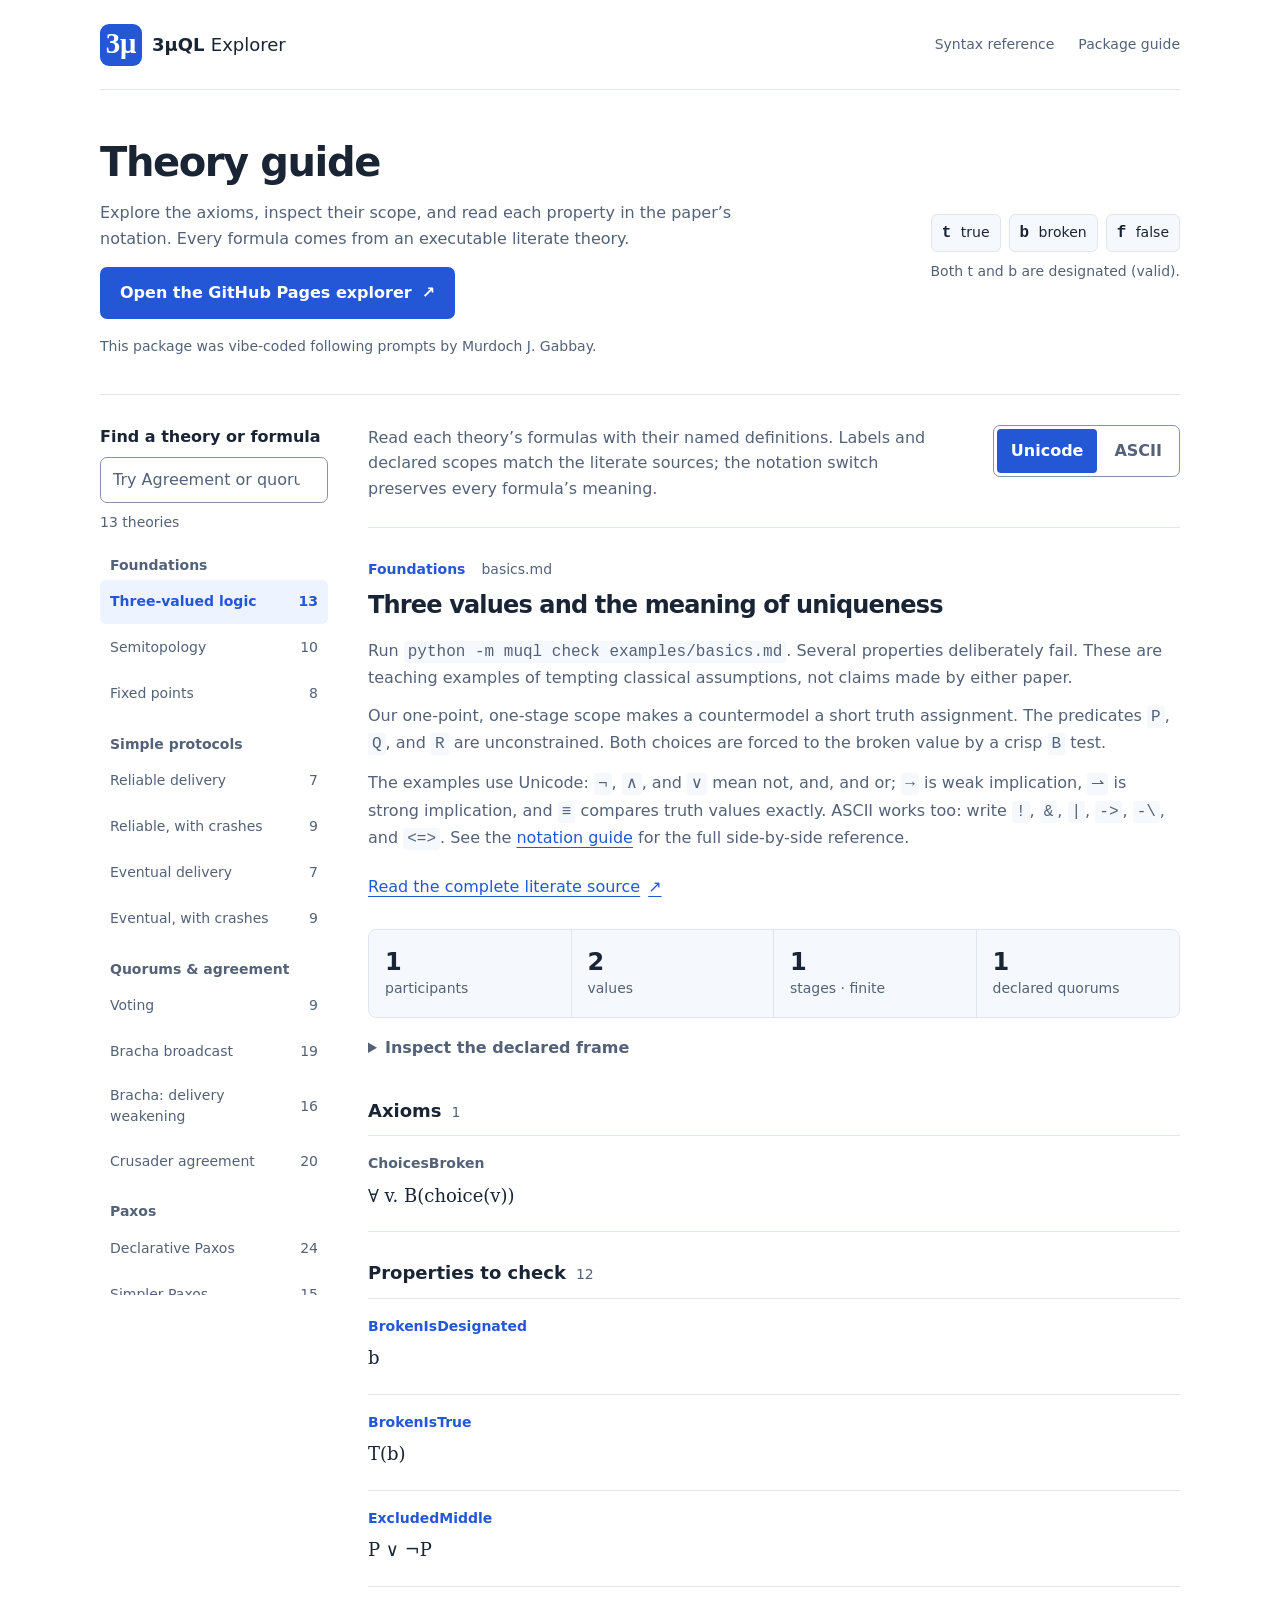
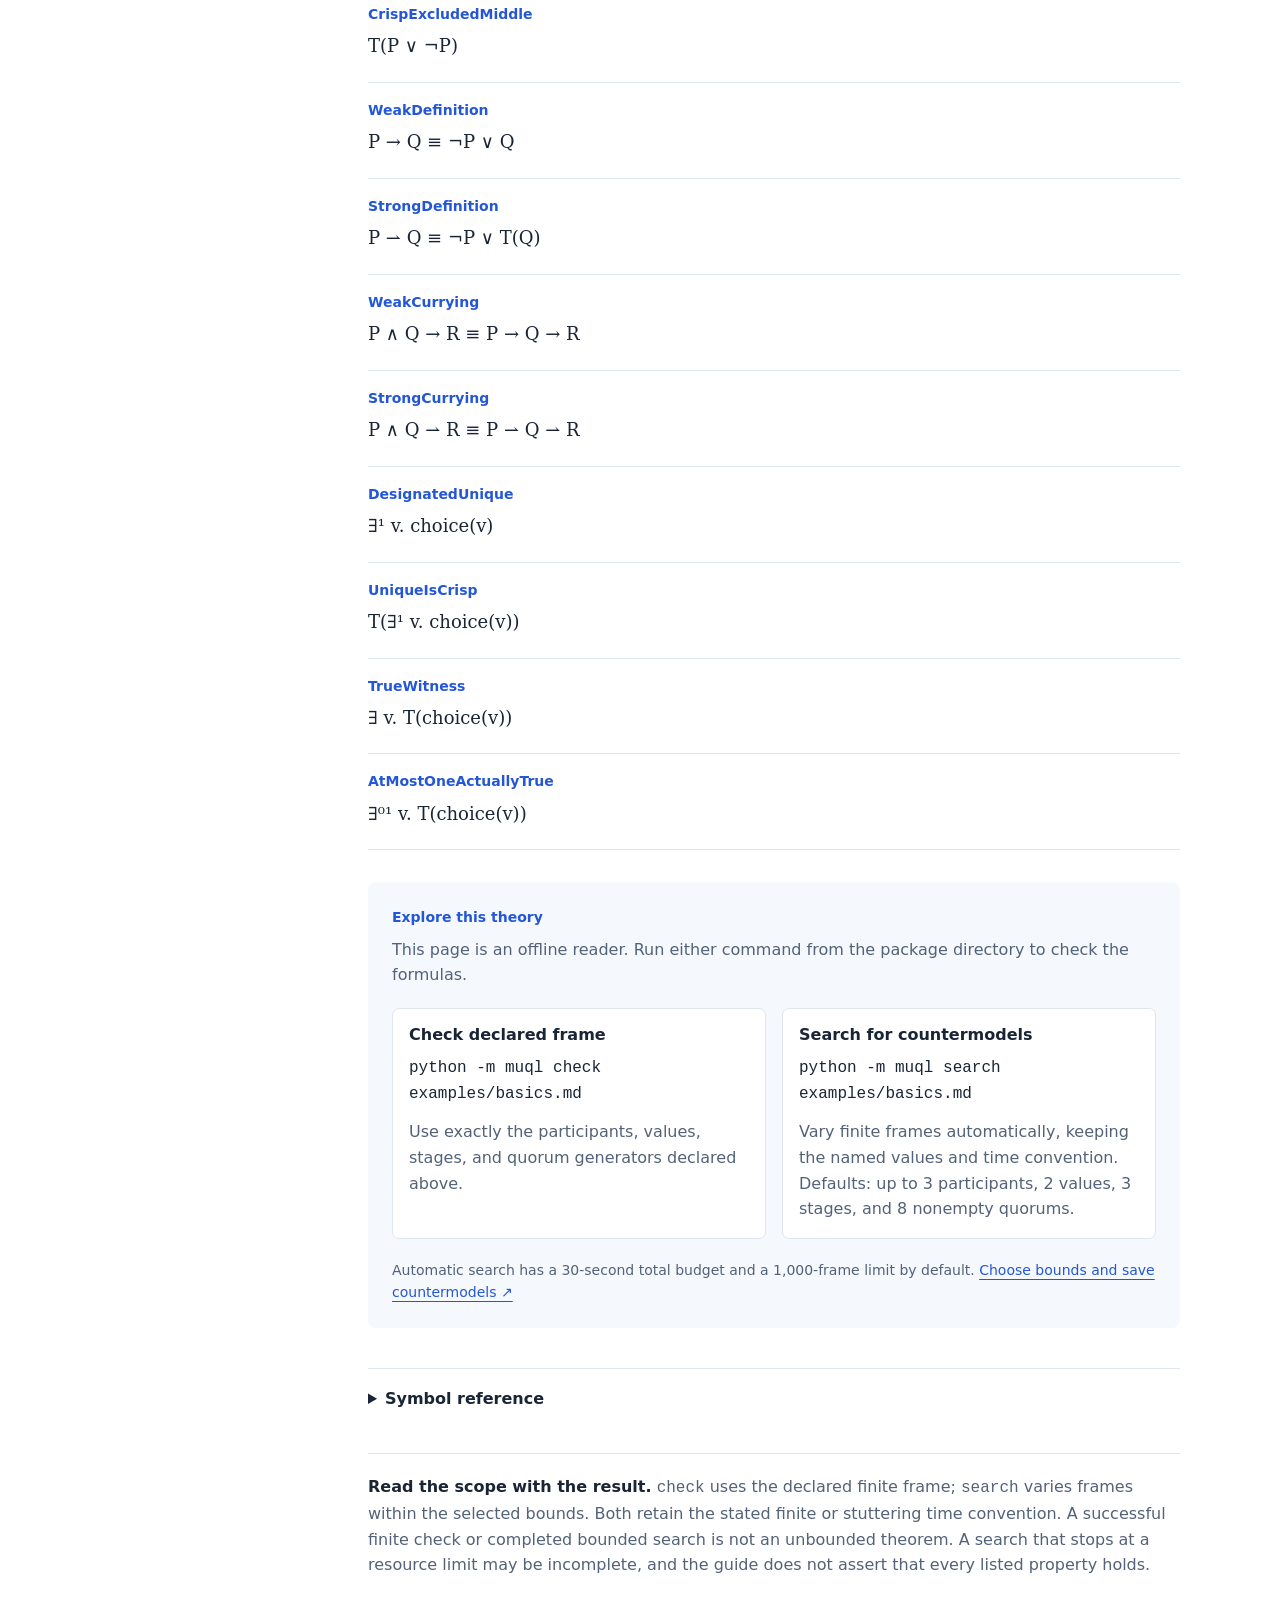
<file: site/theories.html>
<!doctype html>
<!-- Generated by python tools/build_guide.py. Edit the generator or examples, then regenerate. -->
<html lang="en">
<head>
<meta charset="utf-8">
<meta name="viewport" content="width=device-width,initial-scale=1">
<meta name="color-scheme" content="light">
<meta name="author" content="Vibe-coded following prompts by Murdoch J. Gabbay">
<title>Theory guide · 3μQL Explorer</title>
<link rel="icon" type="image/svg+xml" href="data:image/svg+xml,%3Csvg%20xmlns%3D%22http%3A%2F%2Fwww.w3.org%2F2000%2Fsvg%22%20viewBox%3D%220%200%2064%2064%22%20role%3D%22img%22%20aria-label%3D%223%CE%BCQL%22%3E%3Crect%20width%3D%2264%22%20height%3D%2264%22%20rx%3D%2216%22%20fill%3D%22%232457d6%22%2F%3E%3Ctext%20x%3D%2232%22%20y%3D%2244%22%20text-anchor%3D%22middle%22%20font-family%3D%22Georgia%2Cserif%22%20font-size%3D%2238%22%20fill%3D%22%23ffffff%22%3E3%CE%BC%3C%2Ftext%3E%3C%2Fsvg%3E%0A">
<style>
/* Shared by the explorer and the self-contained theory reader. */
/* U+A7F4 is recent: this original, local glyph also supports older systems. */
@font-face {
  font-family: "MuQL Quorum";
  src: url("[data-uri]") format("woff");
  font-style: normal;
  font-weight: 100 900;
  font-display: swap;
  unicode-range: U+A7F4;
}
.quorum-quantifier { white-space: nowrap; }
sup.quorum-mark { position: relative; top: -.5em; vertical-align: baseline; font-size: .7em; line-height: 0; font-style: normal; }

:root {
  color-scheme: light;
  --paper: #ffffff; --ink: #192435; --muted: #536278;
  --blue: #2457d6; --blue-dark: #1744b5; --wash: #f5f8fd;
  --line: #e0e6ef; --input-line: #8594a9; --soft-blue: #edf3ff;
  --math: "MuQL Quorum", "Cambria Math", "STIX Two Math", "DejaVu Serif", Georgia, serif;
  --sans: "MuQL Quorum", Inter, ui-sans-serif, system-ui, -apple-system, BlinkMacSystemFont, "Segoe UI", sans-serif;
  --mono: "MuQL Quorum", ui-monospace, SFMono-Regular, Consolas, "Liberation Mono", monospace;
  --text-small: .875rem;
  --text-body: 1rem;
  --text-lead: 1.125rem;
  --text-section: 1.5rem;
  --text-title: clamp(2rem, 4vw, 2.5rem);
  --text-math: 1.125rem;
  font-size: 100%;
  font-family: var(--sans);
  line-height: 1.6;
}
* { box-sizing: border-box; }
html { scroll-padding-top: 24px; }
body { margin: 0; font-size: var(--text-body); color: var(--ink); background: var(--paper); }
a { color: var(--blue); text-decoration-thickness: 1px; text-underline-offset: 4px; }
a:hover { color: var(--blue-dark); }
button, input { font: inherit; font-size: var(--text-body); line-height: 1.5; max-width: 100%; }
button, input, a, summary { touch-action: manipulation; }
button, summary { cursor: pointer; }
:focus-visible { outline: 3px solid var(--blue); outline-offset: 4px; }
code { font-family: var(--mono); font-size: inherit; overflow-wrap: anywhere; }
h1, h2, h3, h4 { line-height: 1.2; }
.skip-link { position: fixed; top: -90px; left: 16px; z-index: 10; padding: 12px 20px; background: white; }
.skip-link:focus { top: 12px; }
.site-header, .masthead, .layout { width: min(1080px, calc(100% - 80px)); margin-inline: auto; }
.site-header { display: flex; flex-wrap: wrap; justify-content: space-between; align-items: center; gap: 12px 24px; min-height: 90px; padding-block: 16px; border-bottom: 1px solid var(--line); }
.brand { line-height: 1.5; display: inline-flex; align-items: center; gap: 10px; font-size: var(--text-lead); font-weight: 700; white-space: nowrap; }
.brand strong { font-weight: 400; }
.brand-mark { display: grid; place-items: center; flex: none; width: 2.625rem; height: 2.625rem; border-radius: .5625rem; background: var(--blue); color: white; font-family: Georgia, serif; font-size: 1.8rem; line-height: 1; padding-bottom: .1875rem; }
.site-header nav { display: flex; flex-wrap: wrap; align-items: center; gap: 0 24px; font-size: var(--text-small); line-height: 1.5; }
.site-header nav a { display: inline-flex; align-items: center; min-height: 44px; color: var(--muted); text-decoration: none; }
.site-header nav a:hover { color: var(--blue); text-decoration: underline; }
.masthead { padding-block: 48px 36px; border-bottom: 1px solid var(--line); }
.masthead-inner { display: flex; justify-content: space-between; align-items: center; gap: 40px; }
h1 { font-size: var(--text-title); font-weight: 600; line-height: 1.2; letter-spacing: -.035em; margin: 0 0 14px; }
.masthead p { max-width: 680px; margin: 0; color: var(--muted); }
.truth-key { display: flex; flex-wrap: wrap; justify-content: flex-end; gap: 8px; min-width: 220px; max-width: 300px; }
.truth-key span { border: 1px solid var(--line); border-radius: 6px; background: var(--wash); padding: 6px 10px; font-size: var(--text-small); white-space: nowrap; }
.truth-key b { font: 600 var(--text-body)/1.5 var(--mono); margin-right: 5px; }
.truth-note { flex-basis: 100%; text-align: right; font-size: var(--text-small); color: var(--muted); }
.layout { display: grid; grid-template-columns: 228px minmax(0, 1fr); gap: 40px; }
.sidebar { padding: 30px 7px; margin-inline: -7px; position: sticky; top: 0; max-height: 100vh; overflow: auto; align-self: start; }
.search-label { display: block; line-height: 1.5; font-size: var(--text-body); font-weight: 600; margin-bottom: 8px; }
.search { width: 100%; min-height: 46px; border: 1px solid var(--input-line); border-radius: 7px; padding: 10px 12px; background: white; color: var(--ink); font-size: var(--text-body); }
.search::placeholder { color: var(--muted); }
.search-status { color: var(--muted); font-size: var(--text-small); margin: 8px 0 24px; min-height: 20px; }
.nav-group { margin: 0 0 20px; }
.nav-group h3 { font-size: var(--text-small); font-weight: 600; color: var(--muted); margin: 0 10px 6px; }
.theory-link { display: flex; gap: 10px; align-items: center; justify-content: space-between; min-height: 44px; padding: 10px; border-radius: 6px; text-decoration: none; font-size: var(--text-small); line-height: 1.5; overflow-wrap: anywhere; margin: 2px 0; color: var(--muted); }
.theory-link:hover { color: var(--blue); background: var(--wash); }
.theory-link[aria-current="page"] { background: var(--soft-blue); color: var(--blue); font-weight: 600; }
.nav-count { flex-shrink: 0; font-size: var(--text-small); font-variant-numeric: tabular-nums; }
.sidebar-footer { border-top: 1px solid var(--line); padding: 16px 10px; font-size: var(--text-small); color: var(--muted); }
.sidebar-footer a { display: inline-flex; align-items: center; min-height: 44px; }
.explore-link { display: inline-flex; align-items: center; gap: 10px; min-height: 52px; padding: 12px 20px; margin-top: 16px; background: var(--blue); color: #fff; border-radius: 7px; font-size: var(--text-body); font-weight: 600; text-decoration: none; }
.explore-link:hover { background: #1c45ae; color: #fff; text-decoration: none; }
.masthead p.authorship { font-size: var(--text-small); margin-top: 16px; }
main { min-width: 0; padding: 30px 0 48px; }
.toolbar { display: flex; align-items: flex-start; flex-wrap: wrap; justify-content: space-between; gap: 16px; padding-bottom: 26px; border-bottom: 1px solid var(--line); margin-bottom: 30px; }
.view-note { flex: 1 1 300px; font-size: var(--text-body); color: var(--muted); margin: 0; max-width: 580px; }
.notation { display: flex; gap: 3px; border: 1px solid var(--input-line); border-radius: 7px; padding: 3px; flex-shrink: 0; }
.notation button { line-height: 1.5; min-height: 44px; border: 0; border-radius: 4px; color: var(--muted); background: white; padding: 8px 14px; font-size: var(--text-body); font-weight: 600; }
.notation button:hover { color: var(--blue); background: var(--wash); }
.notation button[aria-pressed="true"] { background: var(--blue); color: white; }
.notation button:focus-visible { outline-offset: 1px; }
.eyebrow { display: flex; flex-wrap: wrap; align-items: center; gap: 8px 16px; font-size: var(--text-small); font-weight: 600; color: var(--blue); }
.source-tag { color: var(--muted); font-size: var(--text-small); font-weight: 400; overflow-wrap: anywhere; }
.theory { margin-bottom: 40px; }
.theory h2 { font-size: var(--text-section); font-weight: 600; letter-spacing: -.035em; margin: 10px 0 18px; }
.intro { font-size: var(--text-body); line-height: 1.6; color: var(--muted); }
.intro p { margin: 0 0 12px; }
.intro code { background: var(--wash); border-radius: 3px; padding: 2px 4px; }
.source-link { line-height: 1.5; display: inline-flex; align-items: center; gap: 8px; min-height: 44px; font-size: var(--text-body); margin: 0 0 20px; }
.scope-grid { display: grid; grid-template-columns: repeat(4, minmax(0, 1fr)); border: 1px solid var(--line); border-radius: 8px; background: var(--wash); }
.scope-grid > div { min-width: 0; padding: 18px 16px; border-right: 1px solid var(--line); }
.scope-grid > div:last-child { border-right: 0; }
.scope-value { display: block; font-size: var(--text-section); font-weight: 600; line-height: 1.2; font-variant-numeric: tabular-nums; }
.scope-label { display: block; overflow-wrap: anywhere; font-size: var(--text-small); color: var(--muted); }
.frame { margin: 8px 0 30px; color: var(--muted); font-size: var(--text-body); }
summary { line-height: 1.5; min-height: 44px; padding: 10px 0; font-weight: 600; }
summary:hover { color: var(--blue); }
.frame dl { display: grid; grid-template-columns: 100px minmax(0, 1fr); gap: 8px 14px; border-left: 2px solid var(--line); padding-left: 16px; }
.frame dt { font-weight: 600; overflow-wrap: anywhere; }
.frame dd { margin: 0; overflow-wrap: anywhere; }
.formula-group { margin-top: 30px; }
.group-title { display: flex; flex-wrap: wrap; gap: 10px; align-items: baseline; border-bottom: 1px solid var(--line); padding-bottom: 12px; }
.group-title h3 { font-size: var(--text-lead); font-weight: 600; margin: 0; }
.group-title > span { color: var(--muted); font-size: var(--text-small); }
.formula-row { padding: 16px 0 20px; border-bottom: 1px solid var(--line); }
.formula-label { display: block; font-size: var(--text-small); color: var(--muted); font-weight: 600; margin-bottom: 6px; overflow-wrap: anywhere; }
.formula { font: var(--text-math)/1.7 var(--math); white-space: pre-wrap; overflow-wrap: anywhere; font-variant-ligatures: none; color: var(--ink); }
.ascii .formula { font: var(--text-body)/1.7 var(--mono); }
.properties .formula-label { color: var(--blue); }
.empty-group, .definition-note { color: var(--muted); font-size: var(--text-body); }
.definition-note { margin: 12px 0 4px; }
.definitions .formula-row { padding-block: 12px; }
.run-box { margin: 32px 0; padding: 24px; border-radius: 8px; background: var(--wash); }
.run-box p { font-size: var(--text-body); color: var(--muted); margin: 0; }
.run-box .run-intro { margin: 8px 0 20px; }
.run-options { display: grid; grid-template-columns: repeat(2, minmax(0, 1fr)); gap: 16px; }
.run-option { min-width: 0; border: 1px solid var(--line); border-radius: 7px; background: white; padding: 16px; }
.run-option h4 { font-size: var(--text-body); font-weight: 600; margin: 0; }
.run-option code { display: block; font-size: var(--text-body); line-height: 1.6; white-space: pre-wrap; overflow-wrap: anywhere; margin: 12px 0; }
.run-box .run-footer { margin-top: 20px; font-size: var(--text-small); }
.legend { border-top: 1px solid var(--line); margin-top: 32px; padding-top: 8px; }
.legend summary { font-size: var(--text-body); }
.legend-intro { font-size: var(--text-body); color: var(--muted); }
.table-wrap { overflow-x: auto; }
table { width: 100%; border-collapse: collapse; font-size: var(--text-body); margin: 12px 0; }
th { text-align: left; color: var(--muted); font-size: var(--text-body); font-weight: 600; background: var(--wash); }
th, td { padding: 12px; border-bottom: 1px solid var(--line); }
.symbol { font: var(--text-math)/1.7 var(--math); white-space: nowrap; }
td code { font-size: var(--text-body); }
.scope-note { font-size: var(--text-body); color: var(--muted); margin-top: 32px; border-top: 1px solid var(--line); padding-top: 20px; }
.scope-note strong { color: var(--ink); }
.no-results { font-size: var(--text-body); padding: 24px 0; }
.js .theory:not(.is-active), .js-only { display: none; }
[hidden] { display: none !important; }
.js .js-only { display: block; }
.js .notation { display: flex; }
@media (max-width: 1000px) {
  .layout { grid-template-columns: 210px minmax(0, 1fr); gap: 28px; }
  .truth-key { display: none; }
  .scope-grid > div { padding: 14px 12px; }
  .run-options { grid-template-columns: minmax(0, 1fr); }
}
@media (max-width: 800px) {
  .site-header, .masthead, .layout { width: calc(100% - 40px); }
  .layout { grid-template-columns: 190px minmax(0, 1fr); gap: 24px; }
  .scope-grid { grid-template-columns: repeat(2, minmax(0, 1fr)); }
  .scope-grid > div:nth-child(2) { border-right: 0; }
  .scope-grid > div:nth-child(-n+2) { border-bottom: 1px solid var(--line); }
}
@media (max-width: 680px) {
  .site-header, .masthead, .layout { width: calc(100% - 32px); }
  .site-header { min-height: 76px; gap: 8px 16px; }
  .site-header nav { gap: 0 16px; }
  .masthead { padding-block: 32px 24px; }
  .layout { display: block; }
  .sidebar { position: static; max-height: none; padding-block: 24px 0; }
  .sidebar nav { display: grid; grid-template-columns: repeat(2, minmax(0, 1fr)); gap: 8px 12px; }
  .nav-group { margin-bottom: 10px; }
  .sidebar-footer { padding: 12px 0; }
  .search-status { margin-bottom: 18px; }
  main { padding-top: 20px; }
  .toolbar { margin-bottom: 24px; padding-bottom: 24px; }
  .source-tag { display: none; }
  .frame dl { grid-template-columns: 85px minmax(0, 1fr); }
  .run-box { padding: 20px 16px; }
}
@media print {
  body { background: white; }
  .site-header, .masthead, .layout { width: 100%; }
  .site-header { min-height: 0; border: 0; }
  .site-header nav, .brand-mark { display: none; }
  .masthead { padding: 16px 0; background: none; }
  .layout { display: block; }
  .sidebar, .toolbar, .legend, .run-box, .source-link { display: none !important; }
  .formula-row { break-inside: avoid; }
  .scope-grid { background: none; }
  main { padding-top: 16px; }
  .truth-key { display: none; }
}
</style>
<script>document.documentElement.classList.add('js');</script>
</head>
<body>
<a class="skip-link" href="#main">Skip to the theory</a>
<header class="site-header"><div class="brand"><span class="brand-mark" aria-hidden="true">3μ</span><span>3μQL <strong>Explorer</strong></span></div><nav aria-label="Resources"><a href="docs/language.md">Syntax reference</a><a href="README.md">Package guide</a></nav></header>
<div class="masthead"><div class="masthead-inner"><div><h1>Theory guide</h1><p>Explore the axioms, inspect their scope, and read each property in the paper’s notation. Every formula comes from an executable literate theory.</p><a class="explore-link" href="https://bellissimogiorno.github.io/3muQL-model-checker/">Open the GitHub Pages explorer <span aria-hidden="true">↗</span></a><p class="authorship">This package was vibe-coded following prompts by Murdoch J. Gabbay.</p></div><div class="truth-key" aria-label="Three truth values"><span><b>t</b> true</span><span><b>b</b> broken</span><span><b>f</b> false</span><div class="truth-note">Both t and b are designated (valid).</div></div></div></div>
<div class="layout">
<aside class="sidebar" aria-label="Choose a theory">
<div class="js-only"><label for="search" class="search-label">Find a theory or formula</label><input id="search" class="search" type="search" placeholder="Try Agreement or quorum…" autocomplete="off"><p id="search-status" class="search-status" role="status">13 theories</p></div>
<nav aria-label="Theories"><section class="nav-group"><h3>Foundations</h3><a class="theory-link" href="#basics" data-theory="basics"><span>Three-valued logic</span><span class="nav-count">13</span></a><a class="theory-link" href="#semitopology" data-theory="semitopology"><span>Semitopology</span><span class="nav-count">10</span></a><a class="theory-link" href="#fixedpoints" data-theory="fixedpoints"><span>Fixed points</span><span class="nav-count">8</span></a></section>
<section class="nav-group"><h3>Simple protocols</h3><a class="theory-link" href="#simple_reliable" data-theory="simple_reliable"><span>Reliable delivery</span><span class="nav-count">7</span></a><a class="theory-link" href="#simple_crashes" data-theory="simple_crashes"><span>Reliable, with crashes</span><span class="nav-count">9</span></a><a class="theory-link" href="#simple_eventual" data-theory="simple_eventual"><span>Eventual delivery</span><span class="nav-count">7</span></a><a class="theory-link" href="#simple_eventual_crashes" data-theory="simple_eventual_crashes"><span>Eventual, with crashes</span><span class="nav-count">9</span></a></section>
<section class="nav-group"><h3>Quorums &amp; agreement</h3><a class="theory-link" href="#voting" data-theory="voting"><span>Voting</span><span class="nav-count">9</span></a><a class="theory-link" href="#bracha" data-theory="bracha"><span>Bracha broadcast</span><span class="nav-count">19</span></a><a class="theory-link" href="#bracha_weakened" data-theory="bracha_weakened"><span>Bracha: delivery weakening</span><span class="nav-count">16</span></a><a class="theory-link" href="#crusader" data-theory="crusader"><span>Crusader agreement</span><span class="nav-count">20</span></a></section>
<section class="nav-group"><h3>Paxos</h3><a class="theory-link" href="#paxos" data-theory="paxos"><span>Declarative Paxos</span><span class="nav-count">24</span></a><a class="theory-link" href="#paxos_simpler" data-theory="paxos_simpler"><span>Simpler Paxos</span><span class="nav-count">15</span></a></section></nav>
<div class="sidebar-footer">13 examples · fully offline<br><a href="docs/language.md">Syntax reference</a> · <a href="README.md">Package guide</a></div>
</aside>
<main id="main" tabindex="-1">
<div class="toolbar"><p class="view-note">Read each theory’s formulas with their named definitions. Labels and declared scopes match the literate sources; the notation switch preserves every formula’s meaning.</p><div class="notation js-only" role="group" aria-label="Formula notation"><button type="button" data-notation="unicode" aria-pressed="true">Unicode</button><button type="button" data-notation="ascii" aria-pressed="false">ASCII</button></div></div>
<p id="no-results" class="no-results" hidden>No theories match your search. Try a predicate, property label, or logical symbol.</p>
<article class="theory is-active" id="basics" aria-labelledby="title-basics">
<div class="eyebrow">Foundations<span class="source-tag">basics.md</span></div>
<h2 id="title-basics">Three values and the meaning of uniqueness</h2>
<div class="intro"><p>Run <code>python -m muql check examples/basics.md</code>. Several properties deliberately fail. These are teaching examples of tempting classical assumptions, not claims made by either paper.</p>
<p>Our one-point, one-stage scope makes a countermodel a short truth assignment. The predicates <code>P</code>, <code>Q</code>, and <code>R</code> are unconstrained. Both choices are forced to the broken value by a crisp <code>B</code> test.</p>
<p>The examples use Unicode: <code>¬</code>, <code>∧</code>, and <code>∨</code> mean not, and, and or; <code>→</code> is weak implication, <code>⇀</code> is strong implication, and <code>≡</code> compares truth values exactly. ASCII works too: write <code>!</code>, <code>&amp;</code>, <code>|</code>, <code>-&gt;</code>, <code>-\</code>, and <code>&lt;=&gt;</code>. See the <a href="docs/notation.md">notation guide</a> for the full side-by-side reference.</p></div>
<a class="source-link" href="examples/basics.md">Read the complete literate source <span aria-hidden="true">↗</span></a>
<div class="scope-grid" aria-label="Declared scope">
<div><span class="scope-value">1</span><span class="scope-label">participants</span></div>
<div><span class="scope-value">2</span><span class="scope-label">values</span></div>
<div><span class="scope-value">1</span><span class="scope-label">stages · finite</span></div>
<div><span class="scope-value">1</span><span class="scope-label">declared quorums</span></div>
</div>
<details class="frame"><summary>Inspect the declared frame</summary><dl>
<dt>Participants</dt><dd>alice</dd>
<dt>Values</dt><dd>red, blue</dd>
<dt>Quorums</dt><dd>{alice}</dd>
<dt>Predicates</dt><dd>P/0, Q/0, R/0, choice/1</dd>
<dt>Time</dt><dd>Time ends at the final stage in the declared finite frame.</dd>
</dl><p>The checker takes the union closure of the declared quorums. See <a href="docs/semantics.md">the semantics reference</a> for the frame interpretation.</p></details>

<section class="formula-group" aria-labelledby="axioms-basics"><div class="group-title"><h3 id="axioms-basics">Axioms</h3><span>1</span></div><div class="formula-row"><span class="formula-label">ChoicesBroken</span><div class="formula" data-formula="0">∀ v. B(choice(v))</div></div></section>
<section class="formula-group properties" aria-labelledby="properties-basics"><div class="group-title"><h3 id="properties-basics">Properties to check</h3><span>12</span></div><div class="formula-row"><span class="formula-label">BrokenIsDesignated</span><div class="formula" data-formula="1">b</div></div>
<div class="formula-row"><span class="formula-label">BrokenIsTrue</span><div class="formula" data-formula="2">T(b)</div></div>
<div class="formula-row"><span class="formula-label">ExcludedMiddle</span><div class="formula" data-formula="3">P ∨ ¬P</div></div>
<div class="formula-row"><span class="formula-label">CrispExcludedMiddle</span><div class="formula" data-formula="4">T(P ∨ ¬P)</div></div>
<div class="formula-row"><span class="formula-label">WeakDefinition</span><div class="formula" data-formula="5">P → Q ≡ ¬P ∨ Q</div></div>
<div class="formula-row"><span class="formula-label">StrongDefinition</span><div class="formula" data-formula="6">P ⇀ Q ≡ ¬P ∨ T(Q)</div></div>
<div class="formula-row"><span class="formula-label">WeakCurrying</span><div class="formula" data-formula="7">P ∧ Q → R ≡ P → Q → R</div></div>
<div class="formula-row"><span class="formula-label">StrongCurrying</span><div class="formula" data-formula="8">P ∧ Q ⇀ R ≡ P ⇀ Q ⇀ R</div></div>
<div class="formula-row"><span class="formula-label">DesignatedUnique</span><div class="formula" data-formula="9">∃¹ v. choice(v)</div></div>
<div class="formula-row"><span class="formula-label">UniqueIsCrisp</span><div class="formula" data-formula="10">T(∃¹ v. choice(v))</div></div>
<div class="formula-row"><span class="formula-label">TrueWitness</span><div class="formula" data-formula="11">∃ v. T(choice(v))</div></div>
<div class="formula-row"><span class="formula-label">AtMostOneActuallyTrue</span><div class="formula" data-formula="12">∃⁰¹ v. T(choice(v))</div></div></section>
<section class="run-box" aria-label="Run this theory"><span class="eyebrow">Explore this theory</span><p class="run-intro">This page is an offline reader. Run either command from the package directory to check the formulas.</p>
<div class="run-options">
<div class="run-option"><h4>Check declared frame</h4><code>python -m muql check examples/basics.md</code><p>Use exactly the participants, values, stages, and quorum generators declared above.</p></div>
<div class="run-option"><h4>Search for countermodels</h4><code>python -m muql search examples/basics.md</code><p>Vary finite frames automatically, keeping the named values and time convention. Defaults: up to 3 participants, 2 values, 3 stages, and 8 nonempty quorums.</p></div>
</div><p class="run-footer">Automatic search has a 30-second total budget and a 1,000-frame limit by default. <a href="docs/search.md">Choose bounds and save countermodels <span aria-hidden="true">↗</span></a></p></section>
</article>
<article class="theory" id="semitopology" aria-labelledby="title-semitopology">
<div class="eyebrow">Foundations<span class="source-tag">semitopology.md</span></div>
<h2 id="title-semitopology">Current quorums and a non-upward-closed semitopology</h2>
<div class="intro"><p>Run <code>python -m muql check examples/semitopology.md</code>. The nonempty opens are exactly <code>{a}</code> and <code>{a,b,c}</code>. The generator <code>{a}</code> and the whole point set are already closed under unions; <code>{a,b}</code> and <code>{a,c}</code> are not added. Every nonempty open contains <code>a</code>, so every finite collection of these opens has a nonempty intersection.</p>
<p>Here <code>◇</code> and <code>□</code> range over points in the current quorum; <code><span class="quorum-quantifier">∃ꟴ</span></code> and <code><span class="quorum-quantifier">∀ꟴ</span></code> range over nonempty quorums. The combined symbols compose these operations: <code><span class="quorum-quantifier">∃ꟴ</span>□(live)</code> means some quorum is entirely live. See the <a href="docs/notation.md">notation guide</a> for all four combinations and ASCII spellings.</p>
<p>The ASCII aliases <code>somewhere</code> and <code>everywhere</code> mean <code>◇</code> and <code>□</code>, respectively: they keep the current quorum. Use <code>someQuorumSomePoint</code> for <code><span class="quorum-quantifier">∃ꟴ</span>◇</code> and <code>everyQuorumEveryPoint</code> for <code><span class="quorum-quantifier">∀ꟴ</span>□</code> when the formula must also range over quorums.</p></div>
<a class="source-link" href="examples/semitopology.md">Read the complete literate source <span aria-hidden="true">↗</span></a>
<div class="scope-grid" aria-label="Declared scope">
<div><span class="scope-value">3</span><span class="scope-label">participants</span></div>
<div><span class="scope-value">1</span><span class="scope-label">values</span></div>
<div><span class="scope-value">1</span><span class="scope-label">stages · finite</span></div>
<div><span class="scope-value">1</span><span class="scope-label">declared quorums</span></div>
</div>
<details class="frame"><summary>Inspect the declared frame</summary><dl>
<dt>Participants</dt><dd>a, b, c</dd>
<dt>Values</dt><dd>unit</dd>
<dt>Quorums</dt><dd>{a}</dd>
<dt>Predicates</dt><dd>live/0</dd>
<dt>Time</dt><dd>Time ends at the final stage in the declared finite frame.</dd>
</dl><p>The checker takes the union closure of the declared quorums. See <a href="docs/semantics.md">the semantics reference</a> for the frame interpretation.</p></details>

<section class="formula-group" aria-labelledby="axioms-semitopology"><div class="group-title"><h3 id="axioms-semitopology">Axioms</h3><span>0</span></div><p class="empty-group">No axioms are declared; these properties explore the logic directly.</p></section>
<section class="formula-group properties" aria-labelledby="properties-semitopology"><div class="group-title"><h3 id="properties-semitopology">Properties to check</h3><span>10</span></div><div class="formula-row"><span class="formula-label">SomewhereDefinition</span><div class="formula" data-formula="13"><span class="quorum-quantifier">∃ꟴ</span>◇live ≡ <span class="quorum-quantifier">∃ꟴ</span> ◇live</div></div>
<div class="formula-row"><span class="formula-label">EverywhereDefinition</span><div class="formula" data-formula="14"><span class="quorum-quantifier">∀ꟴ</span>□live ≡ <span class="quorum-quantifier">∀ꟴ</span> □live</div></div>
<div class="formula-row"><span class="formula-label">QuorumDefinition</span><div class="formula" data-formula="15"><span class="quorum-quantifier">∃ꟴ</span>□live ≡ <span class="quorum-quantifier">∃ꟴ</span> □live</div></div>
<div class="formula-row"><span class="formula-label">ContraDefinition</span><div class="formula" data-formula="16"><span class="quorum-quantifier">∀ꟴ</span>◇live ≡ <span class="quorum-quantifier">∀ꟴ</span> ◇live</div></div>
<div class="formula-row"><span class="formula-label">LocalJoinBelowGlobalJoin</span><div class="formula" data-formula="17">◇live ≤ <span class="quorum-quantifier">∃ꟴ</span>◇live</div></div>
<div class="formula-row"><span class="formula-label">GlobalMeetBelowLocalMeet</span><div class="formula" data-formula="18"><span class="quorum-quantifier">∀ꟴ</span>□live ≤ □live</div></div>
<div class="formula-row"><span class="formula-label">PairwiseIntersection</span><div class="formula" data-formula="19">twined(2)</div></div>
<div class="formula-row"><span class="formula-label">TripleIntersection</span><div class="formula" data-formula="20">twined(3)</div></div>
<div class="formula-row"><span class="formula-label">CurrentBoxIsGlobal</span><div class="formula" data-formula="21">□live ≡ <span class="quorum-quantifier">∀ꟴ</span>□live</div></div>
<div class="formula-row"><span class="formula-label">SharedPointAgreement</span><div class="formula" data-formula="22"><span class="quorum-quantifier">∃ꟴ</span>□live ≤ <span class="quorum-quantifier">∀ꟴ</span>◇live</div></div></section>
<section class="run-box" aria-label="Run this theory"><span class="eyebrow">Explore this theory</span><p class="run-intro">This page is an offline reader. Run either command from the package directory to check the formulas.</p>
<div class="run-options">
<div class="run-option"><h4>Check declared frame</h4><code>python -m muql check examples/semitopology.md</code><p>Use exactly the participants, values, stages, and quorum generators declared above.</p></div>
<div class="run-option"><h4>Search for countermodels</h4><code>python -m muql search examples/semitopology.md</code><p>Vary finite frames automatically, keeping the named values and time convention. Defaults: up to 3 participants, 2 values, 3 stages, and 8 nonempty quorums.</p></div>
</div><p class="run-footer">Automatic search has a 30-second total budget and a 1,000-frame limit by default. <a href="docs/search.md">Choose bounds and save countermodels <span aria-hidden="true">↗</span></a></p></section>
</article>
<article class="theory" id="fixedpoints" aria-labelledby="title-fixedpoints">
<div class="eyebrow">Foundations<span class="source-tag">fixedpoints.md</span></div>
<h2 id="title-fixedpoints">Fixed points on a finite context lattice</h2>
<div class="intro"><p>Run <code>python -m muql check examples/fixedpoints.md</code>. The scope has three stages and one point. Stutter mode makes the final stage its own future successor. <code>pulse</code> is unconstrained, so recurrence identities are tested against every three-valued pulse sequence in this scope.</p>
<p>Use <code>μ</code> for a least fixed point and <code>ν</code> for a greatest fixed point; ASCII <code>mu</code> and <code>nu</code> work identically. Temporal operators keep their readable word names. See the <a href="docs/notation.md">notation guide</a> for every spelling.</p></div>
<a class="source-link" href="examples/fixedpoints.md">Read the complete literate source <span aria-hidden="true">↗</span></a>
<div class="scope-grid" aria-label="Declared scope">
<div><span class="scope-value">1</span><span class="scope-label">participants</span></div>
<div><span class="scope-value">1</span><span class="scope-label">values</span></div>
<div><span class="scope-value">3</span><span class="scope-label">stages · stutter</span></div>
<div><span class="scope-value">1</span><span class="scope-label">declared quorums</span></div>
</div>
<details class="frame"><summary>Inspect the declared frame</summary><dl>
<dt>Participants</dt><dd>alice</dd>
<dt>Values</dt><dd>unit</dd>
<dt>Quorums</dt><dd>{alice}</dd>
<dt>Predicates</dt><dd>pulse/0</dd>
<dt>Time</dt><dd>The final stage repeats in the declared stuttering frame.</dd>
</dl><p>The checker takes the union closure of the declared quorums. See <a href="docs/semantics.md">the semantics reference</a> for the frame interpretation.</p></details>

<section class="formula-group" aria-labelledby="axioms-fixedpoints"><div class="group-title"><h3 id="axioms-fixedpoints">Axioms</h3><span>0</span></div><p class="empty-group">No axioms are declared; these properties explore the logic directly.</p></section>
<section class="formula-group properties" aria-labelledby="properties-fixedpoints"><div class="group-title"><h3 id="properties-fixedpoints">Properties to check</h3><span>8</span></div><div class="formula-row"><span class="formula-label">InclusivePast</span><div class="formula" data-formula="23">(μ X. pulse ∨ yesterday(X)) ≡ past(pulse)</div></div>
<div class="formula-row"><span class="formula-label">StrictPast</span><div class="formula" data-formula="24">(μ X. yesterday(pulse ∨ X)) ≡ once(pulse)</div></div>
<div class="formula-row"><span class="formula-label">StrictFuture</span><div class="formula" data-formula="25">(μ X. tomorrow(pulse ∨ X)) ≡ sometime(pulse)</div></div>
<div class="formula-row"><span class="formula-label">FutureGreatest</span><div class="formula" data-formula="26">(ν X. tomorrow(pulse ∧ X)) ≡ forever(pulse)</div></div>
<div class="formula-row"><span class="formula-label">EmptyPastRecurrence</span><div class="formula" data-formula="27">(μ X. yesterday(X)) ≡ f</div></div>
<div class="formula-row"><span class="formula-label">NonmonotoneMeet</span><div class="formula" data-formula="28">(μ X. F(X)) ≡ b</div></div>
<div class="formula-row"><span class="formula-label">UnfoldingRequiresMonotonicity</span><div class="formula" data-formula="29">(μ X. F(X)) ≡ F(μ X. F(X))</div></div>
<div class="formula-row"><span class="formula-label">NegationMeet</span><div class="formula" data-formula="30">(μ X. ¬X) ≡ b</div></div></section>
<section class="run-box" aria-label="Run this theory"><span class="eyebrow">Explore this theory</span><p class="run-intro">This page is an offline reader. Run either command from the package directory to check the formulas.</p>
<div class="run-options">
<div class="run-option"><h4>Check declared frame</h4><code>python -m muql check examples/fixedpoints.md</code><p>Use exactly the participants, values, stages, and quorum generators declared above.</p></div>
<div class="run-option"><h4>Search for countermodels</h4><code>python -m muql search examples/fixedpoints.md</code><p>Vary finite frames automatically, keeping the named values and time convention. Defaults: up to 3 participants, 2 values, 3 stages, and 8 nonempty quorums.</p></div>
</div><p class="run-footer">Automatic search has a 30-second total budget and a 1,000-frame limit by default. <a href="docs/search.md">Choose bounds and save countermodels <span aria-hidden="true">↗</span></a></p></section>
</article>
<article class="theory" id="simple_reliable" aria-labelledby="title-simple_reliable">
<div class="eyebrow">Simple protocols<span class="source-tag">simple_reliable.md</span></div>
<h2 id="title-simple_reliable">Simple: reliable delivery, no crashes</h2>
<div class="intro"><p>The first Simple theory in §6.1 of the Paxos paper (p.46) abstracts a protocol in which anyone may propose, everyone accepts a proposal, and a proposer decides when someone accepts. There is only one unnamed value, so all three predicates are nullary. These are the five exact axioms. The two properties below are small tutorial consequences, not named theorems from the paper.</p>
<p>Notation: <code>⇀</code> is strong implication (<code>-\</code> in ASCII), <code>→</code> is weak (<code>-&gt;</code>), and <code><span class="quorum-quantifier">∃ꟴ</span>◇</code> means “some quorum, some point”. All symbols have <a href="docs/notation.md">ASCII equivalents</a>; either style is accepted.</p></div>
<a class="source-link" href="examples/simple_reliable.md">Read the complete literate source <span aria-hidden="true">↗</span></a>
<div class="scope-grid" aria-label="Declared scope">
<div><span class="scope-value">3</span><span class="scope-label">participants</span></div>
<div><span class="scope-value">1</span><span class="scope-label">values</span></div>
<div><span class="scope-value">1</span><span class="scope-label">stages · finite</span></div>
<div><span class="scope-value">3</span><span class="scope-label">declared quorums</span></div>
</div>
<details class="frame"><summary>Inspect the declared frame</summary><dl>
<dt>Participants</dt><dd>a, b, c</dd>
<dt>Values</dt><dd>unit</dd>
<dt>Quorums</dt><dd>{a, b} · {a, c} · {b, c}</dd>
<dt>Predicates</dt><dd>propose/0, accept/0, decide/0</dd>
<dt>Time</dt><dd>Time ends at the final stage in the declared finite frame.</dd>
</dl><p>The checker takes the union closure of the declared quorums. See <a href="docs/semantics.md">the semantics reference</a> for the frame interpretation.</p></details>

<section class="formula-group" aria-labelledby="axioms-simple_reliable"><div class="group-title"><h3 id="axioms-simple_reliable">Axioms</h3><span>5</span></div><div class="formula-row"><span class="formula-label">SimpAccept?</span><div class="formula" data-formula="31">accept ⇀ <span class="quorum-quantifier">∃ꟴ</span>◇propose</div></div>
<div class="formula-row"><span class="formula-label">SimpDecide?</span><div class="formula" data-formula="32">decide ⇀ propose ∧ <span class="quorum-quantifier">∃ꟴ</span>◇accept</div></div>
<div class="formula-row"><span class="formula-label">SimpAccept!</span><div class="formula" data-formula="33"><span class="quorum-quantifier">∃ꟴ</span>◇propose ⇀ accept</div></div>
<div class="formula-row"><span class="formula-label">SimpDecide!</span><div class="formula" data-formula="34">propose ∧ <span class="quorum-quantifier">∃ꟴ</span>◇accept ⇀ decide</div></div>
<div class="formula-row"><span class="formula-label">Correct</span><div class="formula" data-formula="35">TF(propose) ∧ TF(accept) ∧ TF(decide)</div></div></section>
<section class="formula-group properties" aria-labelledby="properties-simple_reliable"><div class="group-title"><h3 id="properties-simple_reliable">Properties to check</h3><span>2</span></div><div class="formula-row"><span class="formula-label">NoInventedDecision</span><div class="formula" data-formula="36">decide ⇀ propose</div></div>
<div class="formula-row"><span class="formula-label">ProposerDecides</span><div class="formula" data-formula="37">propose ⇀ decide</div></div></section>
<section class="run-box" aria-label="Run this theory"><span class="eyebrow">Explore this theory</span><p class="run-intro">This page is an offline reader. Run either command from the package directory to check the formulas.</p>
<div class="run-options">
<div class="run-option"><h4>Check declared frame</h4><code>python -m muql check examples/simple_reliable.md</code><p>Use exactly the participants, values, stages, and quorum generators declared above.</p></div>
<div class="run-option"><h4>Search for countermodels</h4><code>python -m muql search examples/simple_reliable.md</code><p>Vary finite frames automatically, keeping the named values and time convention. Defaults: up to 3 participants, 2 values, 3 stages, and 8 nonempty quorums.</p></div>
</div><p class="run-footer">Automatic search has a 30-second total budget and a 1,000-frame limit by default. <a href="docs/search.md">Choose bounds and save countermodels <span aria-hidden="true">↗</span></a></p></section>
</article>
<article class="theory" id="simple_crashes" aria-labelledby="title-simple_crashes">
<div class="eyebrow">Simple protocols<span class="source-tag">simple_crashes.md</span></div>
<h2 id="title-simple_crashes">Simple: reliable delivery, crashes allowed</h2>
<div class="intro"><p>This is the second Simple theory (§6.1, p.47). The backward implications remain strong; forward implications become weak so their conclusions may be <code>b</code>. Each predicate has a dense set of uncrashed participants. The paper&#x27;s Uncrashed schema is written as three individually named axioms for easier experiments. The two properties are tutorial consequences.</p>
<p>Notation: <code>⇀</code> is strong implication (<code>-\</code> in ASCII), <code>→</code> is weak (<code>-&gt;</code>), and <code><span class="quorum-quantifier">∃ꟴ</span>◇</code> means “some quorum, some point”. All symbols have <a href="docs/notation.md">ASCII equivalents</a>; either style is accepted.</p></div>
<a class="source-link" href="examples/simple_crashes.md">Read the complete literate source <span aria-hidden="true">↗</span></a>
<div class="scope-grid" aria-label="Declared scope">
<div><span class="scope-value">3</span><span class="scope-label">participants</span></div>
<div><span class="scope-value">1</span><span class="scope-label">values</span></div>
<div><span class="scope-value">1</span><span class="scope-label">stages · finite</span></div>
<div><span class="scope-value">3</span><span class="scope-label">declared quorums</span></div>
</div>
<details class="frame"><summary>Inspect the declared frame</summary><dl>
<dt>Participants</dt><dd>a, b, c</dd>
<dt>Values</dt><dd>unit</dd>
<dt>Quorums</dt><dd>{a, b} · {a, c} · {b, c}</dd>
<dt>Predicates</dt><dd>propose/0, accept/0, decide/0</dd>
<dt>Time</dt><dd>Time ends at the final stage in the declared finite frame.</dd>
</dl><p>The checker takes the union closure of the declared quorums. See <a href="docs/semantics.md">the semantics reference</a> for the frame interpretation.</p></details>

<section class="formula-group" aria-labelledby="axioms-simple_crashes"><div class="group-title"><h3 id="axioms-simple_crashes">Axioms</h3><span>7</span></div><div class="formula-row"><span class="formula-label">SimpAccept?</span><div class="formula" data-formula="38">accept ⇀ <span class="quorum-quantifier">∃ꟴ</span>◇propose</div></div>
<div class="formula-row"><span class="formula-label">SimpDecide?</span><div class="formula" data-formula="39">decide ⇀ propose ∧ <span class="quorum-quantifier">∃ꟴ</span>◇accept</div></div>
<div class="formula-row"><span class="formula-label">SimpAccept!</span><div class="formula" data-formula="40"><span class="quorum-quantifier">∃ꟴ</span>◇propose → accept</div></div>
<div class="formula-row"><span class="formula-label">SimpDecide!</span><div class="formula" data-formula="41">propose ∧ <span class="quorum-quantifier">∃ꟴ</span>◇accept → decide</div></div>
<div class="formula-row"><span class="formula-label">Uncrashed_propose</span><div class="formula" data-formula="42"><span class="quorum-quantifier">∀ꟴ</span>◇TF(propose)</div></div>
<div class="formula-row"><span class="formula-label">Uncrashed_accept</span><div class="formula" data-formula="43"><span class="quorum-quantifier">∀ꟴ</span>◇TF(accept)</div></div>
<div class="formula-row"><span class="formula-label">Uncrashed_decide</span><div class="formula" data-formula="44"><span class="quorum-quantifier">∀ꟴ</span>◇TF(decide)</div></div></section>
<section class="formula-group properties" aria-labelledby="properties-simple_crashes"><div class="group-title"><h3 id="properties-simple_crashes">Properties to check</h3><span>2</span></div><div class="formula-row"><span class="formula-label">NoInventedDecision</span><div class="formula" data-formula="45">decide ⇀ propose</div></div>
<div class="formula-row"><span class="formula-label">ProposerDecidesOrCrashes</span><div class="formula" data-formula="46">propose → decide</div></div></section>
<section class="run-box" aria-label="Run this theory"><span class="eyebrow">Explore this theory</span><p class="run-intro">This page is an offline reader. Run either command from the package directory to check the formulas.</p>
<div class="run-options">
<div class="run-option"><h4>Check declared frame</h4><code>python -m muql check examples/simple_crashes.md</code><p>Use exactly the participants, values, stages, and quorum generators declared above.</p></div>
<div class="run-option"><h4>Search for countermodels</h4><code>python -m muql search examples/simple_crashes.md</code><p>Vary finite frames automatically, keeping the named values and time convention. Defaults: up to 3 participants, 2 values, 3 stages, and 8 nonempty quorums.</p></div>
</div><p class="run-footer">Automatic search has a 30-second total budget and a 1,000-frame limit by default. <a href="docs/search.md">Choose bounds and save countermodels <span aria-hidden="true">↗</span></a></p></section>
</article>
<article class="theory" id="simple_eventual" aria-labelledby="title-simple_eventual">
<div class="eyebrow">Simple protocols<span class="source-tag">simple_eventual.md</span></div>
<h2 id="title-simple_eventual">Simple: eventual delivery, no crashes</h2>
<div class="intro"><p>This is the third Simple theory (§6.1, p.47). An initial period may lose messages; eventually the forward rules apply at every point in every quorum forever. The logical model has no explicit messages. <code>ultimately</code> expresses the network assumption.</p>
<p>The original theory is about infinite natural time. This literate input retains its temporal formulas in Unicode notation; finite checking must be interpreted according to the package&#x27;s stated temporal support and boundaries. The added properties are tutorial consequences of the intended infinite theory.</p>
<p>Notation: <code>⇀</code> is strong implication (<code>-\</code> in ASCII), <code>→</code> is weak (<code>-&gt;</code>), and <code><span class="quorum-quantifier">∃ꟴ</span>◇</code> means “some quorum, some point”. All symbols have <a href="docs/notation.md">ASCII equivalents</a>; either style is accepted.</p></div>
<a class="source-link" href="examples/simple_eventual.md">Read the complete literate source <span aria-hidden="true">↗</span></a>
<div class="scope-grid" aria-label="Declared scope">
<div><span class="scope-value">3</span><span class="scope-label">participants</span></div>
<div><span class="scope-value">1</span><span class="scope-label">values</span></div>
<div><span class="scope-value">3</span><span class="scope-label">stages · stutter</span></div>
<div><span class="scope-value">3</span><span class="scope-label">declared quorums</span></div>
</div>
<details class="frame"><summary>Inspect the declared frame</summary><dl>
<dt>Participants</dt><dd>a, b, c</dd>
<dt>Values</dt><dd>unit</dd>
<dt>Quorums</dt><dd>{a, b} · {a, c} · {b, c}</dd>
<dt>Predicates</dt><dd>propose/0, accept/0, decide/0</dd>
<dt>Time</dt><dd>The final stage repeats in the declared stuttering frame.</dd>
</dl><p>The checker takes the union closure of the declared quorums. See <a href="docs/semantics.md">the semantics reference</a> for the frame interpretation.</p></details>

<section class="formula-group" aria-labelledby="axioms-simple_eventual"><div class="group-title"><h3 id="axioms-simple_eventual">Axioms</h3><span>5</span></div><div class="formula-row"><span class="formula-label">SimpAccept?</span><div class="formula" data-formula="47">accept ⇀ <span class="quorum-quantifier">∃ꟴ</span>◇propose</div></div>
<div class="formula-row"><span class="formula-label">SimpDecide?</span><div class="formula" data-formula="48">decide ⇀ propose ∧ <span class="quorum-quantifier">∃ꟴ</span>◇accept</div></div>
<div class="formula-row"><span class="formula-label">SimpAccept!</span><div class="formula" data-formula="49">ultimately(<span class="quorum-quantifier">∃ꟴ</span>◇propose ⇀ accept)</div></div>
<div class="formula-row"><span class="formula-label">SimpDecide!</span><div class="formula" data-formula="50">ultimately(propose ∧ <span class="quorum-quantifier">∃ꟴ</span>◇accept ⇀ decide)</div></div>
<div class="formula-row"><span class="formula-label">Correct</span><div class="formula" data-formula="51">TF(propose) ∧ TF(accept) ∧ TF(decide)</div></div></section>
<section class="formula-group properties" aria-labelledby="properties-simple_eventual"><div class="group-title"><h3 id="properties-simple_eventual">Properties to check</h3><span>2</span></div><div class="formula-row"><span class="formula-label">NoInventedDecision</span><div class="formula" data-formula="52">decide ⇀ propose</div></div>
<div class="formula-row"><span class="formula-label">EventualProgressRule</span><div class="formula" data-formula="53">ultimately(propose ⇀ decide)</div></div></section>
<section class="run-box" aria-label="Run this theory"><span class="eyebrow">Explore this theory</span><p class="run-intro">This page is an offline reader. Run either command from the package directory to check the formulas.</p>
<div class="run-options">
<div class="run-option"><h4>Check declared frame</h4><code>python -m muql check examples/simple_eventual.md</code><p>Use exactly the participants, values, stages, and quorum generators declared above.</p></div>
<div class="run-option"><h4>Search for countermodels</h4><code>python -m muql search examples/simple_eventual.md</code><p>Vary finite frames automatically, keeping the named values and time convention. Defaults: up to 3 participants, 2 values, 3 stages, and 8 nonempty quorums.</p></div>
</div><p class="run-footer">Automatic search has a 30-second total budget and a 1,000-frame limit by default. <a href="docs/search.md">Choose bounds and save countermodels <span aria-hidden="true">↗</span></a></p></section>
</article>
<article class="theory" id="simple_eventual_crashes" aria-labelledby="title-simple_eventual_crashes">
<div class="eyebrow">Simple protocols<span class="source-tag">simple_eventual_crashes.md</span></div>
<h2 id="title-simple_eventual_crashes">Simple: eventual delivery, crashes allowed</h2>
<div class="intro"><p>The fourth Simple theory (§6.1, pp.47–48) combines eventual synchrony with a dense set of uncrashed participants for each predicate. Strong backward rules justify true events; weak forward rules permit crashed outcomes. All source axioms are retained. Properties are tutorial consequences, and infinite-time formulas retain the package&#x27;s documented finite-checking limitations.</p>
<p>Notation: <code>⇀</code> is strong implication (<code>-\</code> in ASCII), <code>→</code> is weak (<code>-&gt;</code>), and <code><span class="quorum-quantifier">∃ꟴ</span>◇</code> means “some quorum, some point”. All symbols have <a href="docs/notation.md">ASCII equivalents</a>; either style is accepted.</p></div>
<a class="source-link" href="examples/simple_eventual_crashes.md">Read the complete literate source <span aria-hidden="true">↗</span></a>
<div class="scope-grid" aria-label="Declared scope">
<div><span class="scope-value">3</span><span class="scope-label">participants</span></div>
<div><span class="scope-value">1</span><span class="scope-label">values</span></div>
<div><span class="scope-value">3</span><span class="scope-label">stages · stutter</span></div>
<div><span class="scope-value">3</span><span class="scope-label">declared quorums</span></div>
</div>
<details class="frame"><summary>Inspect the declared frame</summary><dl>
<dt>Participants</dt><dd>a, b, c</dd>
<dt>Values</dt><dd>unit</dd>
<dt>Quorums</dt><dd>{a, b} · {a, c} · {b, c}</dd>
<dt>Predicates</dt><dd>propose/0, accept/0, decide/0</dd>
<dt>Time</dt><dd>The final stage repeats in the declared stuttering frame.</dd>
</dl><p>The checker takes the union closure of the declared quorums. See <a href="docs/semantics.md">the semantics reference</a> for the frame interpretation.</p></details>

<section class="formula-group" aria-labelledby="axioms-simple_eventual_crashes"><div class="group-title"><h3 id="axioms-simple_eventual_crashes">Axioms</h3><span>7</span></div><div class="formula-row"><span class="formula-label">SimpAccept?</span><div class="formula" data-formula="54">accept ⇀ <span class="quorum-quantifier">∃ꟴ</span>◇propose</div></div>
<div class="formula-row"><span class="formula-label">SimpDecide?</span><div class="formula" data-formula="55">decide ⇀ propose ∧ <span class="quorum-quantifier">∃ꟴ</span>◇accept</div></div>
<div class="formula-row"><span class="formula-label">SimpAccept!</span><div class="formula" data-formula="56">ultimately(<span class="quorum-quantifier">∃ꟴ</span>◇propose → accept)</div></div>
<div class="formula-row"><span class="formula-label">SimpDecide!</span><div class="formula" data-formula="57">ultimately(propose ∧ <span class="quorum-quantifier">∃ꟴ</span>◇accept → decide)</div></div>
<div class="formula-row"><span class="formula-label">Uncrashed_propose</span><div class="formula" data-formula="58"><span class="quorum-quantifier">∀ꟴ</span>◇TF(propose)</div></div>
<div class="formula-row"><span class="formula-label">Uncrashed_accept</span><div class="formula" data-formula="59"><span class="quorum-quantifier">∀ꟴ</span>◇TF(accept)</div></div>
<div class="formula-row"><span class="formula-label">Uncrashed_decide</span><div class="formula" data-formula="60"><span class="quorum-quantifier">∀ꟴ</span>◇TF(decide)</div></div></section>
<section class="formula-group properties" aria-labelledby="properties-simple_eventual_crashes"><div class="group-title"><h3 id="properties-simple_eventual_crashes">Properties to check</h3><span>2</span></div><div class="formula-row"><span class="formula-label">NoInventedDecision</span><div class="formula" data-formula="61">decide ⇀ propose</div></div>
<div class="formula-row"><span class="formula-label">EventualProgressRule</span><div class="formula" data-formula="62">ultimately(propose → decide)</div></div></section>
<section class="run-box" aria-label="Run this theory"><span class="eyebrow">Explore this theory</span><p class="run-intro">This page is an offline reader. Run either command from the package directory to check the formulas.</p>
<div class="run-options">
<div class="run-option"><h4>Check declared frame</h4><code>python -m muql check examples/simple_eventual_crashes.md</code><p>Use exactly the participants, values, stages, and quorum generators declared above.</p></div>
<div class="run-option"><h4>Search for countermodels</h4><code>python -m muql search examples/simple_eventual_crashes.md</code><p>Vary finite frames automatically, keeping the named values and time convention. Defaults: up to 3 participants, 2 values, 3 stages, and 8 nonempty quorums.</p></div>
</div><p class="run-footer">Automatic search has a 30-second total budget and a 1,000-frame limit by default. <a href="docs/search.md">Choose bounds and save countermodels <span aria-hidden="true">↗</span></a></p></section>
</article>
<article class="theory" id="voting" aria-labelledby="title-voting">
<div class="eyebrow">Quorums &amp; agreement<span class="source-tag">voting.md</span></div>
<h2 id="title-voting">Voting</h2>
<div class="intro"><p>Four participants each cast one Boolean vote. A vote of <code>b</code> represents conflicting messages; an observation of <code>b</code> means that no result was observed. These are different interpretations of the same logical truth value.</p>
<p>This file transcribes Figure 3 and Proposition 2.5.7 of <a href="https://arxiv.org/pdf/2512.21137v3">Gabbay, arXiv:2512.21137v3</a>, with Unicode symbols for the connectives. Every axiom is checked at every participant. The quorum generators are the four three-person subsets; their unions are implicit.</p>
<p>The formulas use Unicode for readability. Every symbol also has an <a href="docs/notation.md">ASCII spelling</a>, and the two styles can be mixed.</p></div>
<a class="source-link" href="examples/voting.md">Read the complete literate source <span aria-hidden="true">↗</span></a>
<div class="scope-grid" aria-label="Declared scope">
<div><span class="scope-value">4</span><span class="scope-label">participants</span></div>
<div><span class="scope-value">1</span><span class="scope-label">values</span></div>
<div><span class="scope-value">1</span><span class="scope-label">stages · finite</span></div>
<div><span class="scope-value">4</span><span class="scope-label">declared quorums</span></div>
</div>
<details class="frame"><summary>Inspect the declared frame</summary><dl>
<dt>Participants</dt><dd>alice, bob, carol, dave</dd>
<dt>Values</dt><dd>unit</dd>
<dt>Quorums</dt><dd>{alice, bob, carol} · {alice, bob, dave} · {alice, carol, dave} · {bob, carol, dave}</dd>
<dt>Predicates</dt><dd>vote/0, observe/0</dd>
<dt>Time</dt><dd>Time ends at the final stage in the declared finite frame.</dd>
</dl><p>The checker takes the union closure of the declared quorums. See <a href="docs/semantics.md">the semantics reference</a> for the frame interpretation.</p></details>

<section class="formula-group" aria-labelledby="axioms-voting"><div class="group-title"><h3 id="axioms-voting">Axioms</h3><span>6</span></div><div class="formula-row"><span class="formula-label">Intersection</span><div class="formula" data-formula="63">twined(3)</div></div>
<div class="formula-row"><span class="formula-label">Observe?</span><div class="formula" data-formula="64">observe → <span class="quorum-quantifier">∃ꟴ</span>□vote</div></div>
<div class="formula-row"><span class="formula-label">ObserveNot?</span><div class="formula" data-formula="65">¬observe → <span class="quorum-quantifier">∃ꟴ</span>□¬vote</div></div>
<div class="formula-row"><span class="formula-label">Observe!</span><div class="formula" data-formula="66"><span class="quorum-quantifier">∃ꟴ</span>□vote ⇀ observe</div></div>
<div class="formula-row"><span class="formula-label">ObserveNot!</span><div class="formula" data-formula="67"><span class="quorum-quantifier">∃ꟴ</span>□¬vote ⇀ ¬observe</div></div>
<div class="formula-row"><span class="formula-label">Correct</span><div class="formula" data-formula="68"><span class="quorum-quantifier">∃ꟴ</span>□TF(vote)</div></div></section>
<section class="formula-group properties" aria-labelledby="properties-voting"><div class="group-title"><h3 id="properties-voting">Properties to check</h3><span>3</span></div><div class="formula-row"><span class="formula-label">Agreement</span><div class="formula" data-formula="69">¬(<span class="quorum-quantifier">∃ꟴ</span>◇T(observe) ∧ <span class="quorum-quantifier">∃ꟴ</span>◇T(¬observe))</div></div>
<div class="formula-row"><span class="formula-label">UnanimousTrueDelivery</span><div class="formula" data-formula="70"><span class="quorum-quantifier">∃ꟴ</span>□vote ⇀ <span class="quorum-quantifier">∀ꟴ</span>□observe</div></div>
<div class="formula-row"><span class="formula-label">UnanimousFalseDelivery</span><div class="formula" data-formula="71"><span class="quorum-quantifier">∃ꟴ</span>□¬vote ⇀ <span class="quorum-quantifier">∀ꟴ</span>□¬observe</div></div></section>
<section class="run-box" aria-label="Run this theory"><span class="eyebrow">Explore this theory</span><p class="run-intro">This page is an offline reader. Run either command from the package directory to check the formulas.</p>
<div class="run-options">
<div class="run-option"><h4>Check declared frame</h4><code>python -m muql check examples/voting.md</code><p>Use exactly the participants, values, stages, and quorum generators declared above.</p></div>
<div class="run-option"><h4>Search for countermodels</h4><code>python -m muql search examples/voting.md</code><p>Vary finite frames automatically, keeping the named values and time convention. Defaults: up to 3 participants, 2 values, 3 stages, and 8 nonempty quorums.</p></div>
</div><p class="run-footer">Automatic search has a 30-second total budget and a 1,000-frame limit by default. <a href="docs/search.md">Choose bounds and save countermodels <span aria-hidden="true">↗</span></a></p></section>
</article>
<article class="theory" id="bracha" aria-labelledby="title-bracha">
<div class="eyebrow">Quorums &amp; agreement<span class="source-tag">bracha.md</span></div>
<h2 id="title-bracha">Bracha Broadcast</h2>
<div class="intro"><p>One sender broadcasts a payload. Participants may echo it, become ready, and deliver it. The four predicates record the declarative outcome, rather than a sequence of message arrivals.</p>
<p>The axioms below transcribe Figure 10 of <a href="https://arxiv.org/pdf/2512.21137v3">Gabbay, arXiv:2512.21137v3</a>. The properties are Figure 11. The three-way intersection assumption from Remark 4.2.1 is explicit. Backward rule names end in <code>?</code>, forward rule names in <code>!</code>, and the ready relay is <code>BrReady!!</code>, following the paper&#x27;s direction convention.</p>
<p>Read <code><span class="quorum-quantifier">∃ꟴ</span>□</code> as “some quorum, every point”, <code><span class="quorum-quantifier">∃ꟴ</span>◇</code> as “some quorum, some point”, and <code><span class="quorum-quantifier">∀ꟴ</span>□</code> as “every quorum, every point”. The <a href="docs/notation.md">notation guide</a> lists their ASCII spellings and explains the remaining symbols.</p></div>
<a class="source-link" href="examples/bracha.md">Read the complete literate source <span aria-hidden="true">↗</span></a>
<div class="scope-grid" aria-label="Declared scope">
<div><span class="scope-value">4</span><span class="scope-label">participants</span></div>
<div><span class="scope-value">2</span><span class="scope-label">values</span></div>
<div><span class="scope-value">1</span><span class="scope-label">stages · finite</span></div>
<div><span class="scope-value">4</span><span class="scope-label">declared quorums</span></div>
</div>
<details class="frame"><summary>Inspect the declared frame</summary><dl>
<dt>Participants</dt><dd>alice, bob, carol, dave</dd>
<dt>Values</dt><dd>red, blue</dd>
<dt>Quorums</dt><dd>{alice, bob, carol} · {alice, bob, dave} · {alice, carol, dave} · {bob, carol, dave}</dd>
<dt>Predicates</dt><dd>bcst/1, echo/1, ready/1, dlvr/1</dd>
<dt>Time</dt><dd>Time ends at the final stage in the declared finite frame.</dd>
</dl><p>The checker takes the union closure of the declared quorums. See <a href="docs/semantics.md">the semantics reference</a> for the frame interpretation.</p></details>
<section class="formula-group definitions" aria-labelledby="definitions-bracha"><div class="group-title"><h3 id="definitions-bracha">Definitions</h3><span>6</span></div><p class="definition-note">Named abbreviations used below. The checker expands each definition before checking the theory.</p><div class="formula-row"><span class="formula-label">EchoCorrect()</span><div class="formula" data-formula="72">∀ v. TF(echo(v))</div></div>
<div class="formula-row"><span class="formula-label">ReadyCorrect()</span><div class="formula" data-formula="73">∀ v. TF(ready(v))</div></div>
<div class="formula-row"><span class="formula-label">BroadcastCorrect()</span><div class="formula" data-formula="74">∀ v. TF(bcst(v))</div></div>
<div class="formula-row"><span class="formula-label">EchoFaulty()</span><div class="formula" data-formula="75">∀ v. B(echo(v))</div></div>
<div class="formula-row"><span class="formula-label">ReadyFaulty()</span><div class="formula" data-formula="76">∀ v. B(ready(v))</div></div>
<div class="formula-row"><span class="formula-label">BroadcastFaulty()</span><div class="formula" data-formula="77">∀ v. B(bcst(v))</div></div></section>
<section class="formula-group" aria-labelledby="axioms-bracha"><div class="group-title"><h3 id="axioms-bracha">Axioms</h3><span>14</span></div><div class="formula-row"><span class="formula-label">Intersection</span><div class="formula" data-formula="78">twined(3)</div></div>
<div class="formula-row"><span class="formula-label">BrDeliver?</span><div class="formula" data-formula="79">∀ v. dlvr(v) → <span class="quorum-quantifier">∃ꟴ</span>□ready(v)</div></div>
<div class="formula-row"><span class="formula-label">BrReady?</span><div class="formula" data-formula="80">∀ v. ready(v) → <span class="quorum-quantifier">∃ꟴ</span>□echo(v)</div></div>
<div class="formula-row"><span class="formula-label">BrEcho?</span><div class="formula" data-formula="81">∀ v. echo(v) → <span class="quorum-quantifier">∃ꟴ</span>◇bcst(v)</div></div>
<div class="formula-row"><span class="formula-label">BrEchoAffine</span><div class="formula" data-formula="82">∃⁰¹ v. echo(v)</div></div>
<div class="formula-row"><span class="formula-label">BrBroadcastUnique</span><div class="formula" data-formula="83">∃¹ v. <span class="quorum-quantifier">∃ꟴ</span>◇bcst(v)</div></div>
<div class="formula-row"><span class="formula-label">BrDeliver!</span><div class="formula" data-formula="84">∀ v. <span class="quorum-quantifier">∃ꟴ</span>□ready(v) → dlvr(v)</div></div>
<div class="formula-row"><span class="formula-label">BrReady!</span><div class="formula" data-formula="85">∀ v. <span class="quorum-quantifier">∃ꟴ</span>□echo(v) → ready(v)</div></div>
<div class="formula-row"><span class="formula-label">BrEcho!</span><div class="formula" data-formula="86">∀ v. <span class="quorum-quantifier">∃ꟴ</span>◇bcst(v) → (∃ w. echo(w))</div></div>
<div class="formula-row"><span class="formula-label">BrReady!!</span><div class="formula" data-formula="87">∀ v. <span class="quorum-quantifier">∀ꟴ</span>◇ready(v) → ready(v)</div></div>
<div class="formula-row"><span class="formula-label">BrCorrect</span><div class="formula" data-formula="88"><span class="quorum-quantifier">∃ꟴ</span>□ReadyCorrect ∧ <span class="quorum-quantifier">∃ꟴ</span>□EchoCorrect</div></div>
<div class="formula-row"><span class="formula-label">BrReadyUniform</span><div class="formula" data-formula="89">ReadyCorrect ∨ ReadyFaulty</div></div>
<div class="formula-row"><span class="formula-label">BrEchoUniform</span><div class="formula" data-formula="90">EchoCorrect ∨ EchoFaulty</div></div>
<div class="formula-row"><span class="formula-label">BrBroadcastUniform</span><div class="formula" data-formula="91"><span class="quorum-quantifier">∀ꟴ</span>□BroadcastCorrect ∨ <span class="quorum-quantifier">∀ꟴ</span>□BroadcastFaulty</div></div></section>
<section class="formula-group properties" aria-labelledby="properties-bracha"><div class="group-title"><h3 id="properties-bracha">Properties to check</h3><span>5</span></div><div class="formula-row"><span class="formula-label">BrValidity</span><div class="formula" data-formula="92">∀ v. <span class="quorum-quantifier">∃ꟴ</span>◇bcst(v) → <span class="quorum-quantifier">∀ꟴ</span>□dlvr(v)</div></div>
<div class="formula-row"><span class="formula-label">BrNoDup</span><div class="formula" data-formula="93">∃⁰¹ v. dlvr(v)</div></div>
<div class="formula-row"><span class="formula-label">BrIntegrity</span><div class="formula" data-formula="94">∀ v. dlvr(v) → <span class="quorum-quantifier">∃ꟴ</span>◇bcst(v)</div></div>
<div class="formula-row"><span class="formula-label">BrConsistency</span><div class="formula" data-formula="95">∃⁰¹ v. <span class="quorum-quantifier">∃ꟴ</span>◇dlvr(v)</div></div>
<div class="formula-row"><span class="formula-label">BrTotality</span><div class="formula" data-formula="96">∀ v. <span class="quorum-quantifier">∃ꟴ</span>◇dlvr(v) → <span class="quorum-quantifier">∀ꟴ</span>□dlvr(v)</div></div></section>
<section class="run-box" aria-label="Run this theory"><span class="eyebrow">Explore this theory</span><p class="run-intro">This page is an offline reader. Run either command from the package directory to check the formulas.</p>
<div class="run-options">
<div class="run-option"><h4>Check declared frame</h4><code>python -m muql check examples/bracha.md</code><p>Use exactly the participants, values, stages, and quorum generators declared above.</p></div>
<div class="run-option"><h4>Search for countermodels</h4><code>python -m muql search examples/bracha.md</code><p>Vary finite frames automatically, keeping the named values and time convention. Defaults: up to 3 participants, 2 values, 3 stages, and 8 nonempty quorums.</p></div>
</div><p class="run-footer">Automatic search has a 30-second total budget and a 1,000-frame limit by default. <a href="docs/search.md">Choose bounds and save countermodels <span aria-hidden="true">↗</span></a></p></section>
</article>
<article class="theory" id="bracha_weakened" aria-labelledby="title-bracha_weakened">
<div class="eyebrow">Quorums &amp; agreement<span class="source-tag">bracha_weakened.md</span></div>
<h2 id="title-bracha_weakened">Bracha with existential delivery</h2>
<div class="intro"><p>Section 4.3 of <a href="https://arxiv.org/pdf/2512.21137v3">the companion paper, v3</a> claims that <code>BrDeliver!</code> can be weakened to existential delivery and recovered from the other axioms. For Figure 10 as printed, the claim fails.</p>
<p>This file contains the same Bracha axioms, except for that one proposed replacement. A one-participant, two-payload scope already suffices. The singleton quorum is three-way intersecting, so the failure is unrelated to quorum geometry.</p>
<p>The <a href="docs/notation.md">notation guide</a> gives an ASCII equivalent for each Unicode symbol below. In particular, <code>→</code> is weak implication (<code>-&gt;</code>).</p></div>
<a class="source-link" href="examples/bracha_weakened.md">Read the complete literate source <span aria-hidden="true">↗</span></a>
<div class="scope-grid" aria-label="Declared scope">
<div><span class="scope-value">1</span><span class="scope-label">participants</span></div>
<div><span class="scope-value">2</span><span class="scope-label">values</span></div>
<div><span class="scope-value">1</span><span class="scope-label">stages · finite</span></div>
<div><span class="scope-value">1</span><span class="scope-label">declared quorums</span></div>
</div>
<details class="frame"><summary>Inspect the declared frame</summary><dl>
<dt>Participants</dt><dd>alice</dd>
<dt>Values</dt><dd>red, blue</dd>
<dt>Quorums</dt><dd>{alice}</dd>
<dt>Predicates</dt><dd>bcst/1, echo/1, ready/1, dlvr/1</dd>
<dt>Time</dt><dd>Time ends at the final stage in the declared finite frame.</dd>
</dl><p>The checker takes the union closure of the declared quorums. See <a href="docs/semantics.md">the semantics reference</a> for the frame interpretation.</p></details>
<section class="formula-group definitions" aria-labelledby="definitions-bracha_weakened"><div class="group-title"><h3 id="definitions-bracha_weakened">Definitions</h3><span>6</span></div><p class="definition-note">Named abbreviations used below. The checker expands each definition before checking the theory.</p><div class="formula-row"><span class="formula-label">EchoCorrect()</span><div class="formula" data-formula="97">∀ v. TF(echo(v))</div></div>
<div class="formula-row"><span class="formula-label">ReadyCorrect()</span><div class="formula" data-formula="98">∀ v. TF(ready(v))</div></div>
<div class="formula-row"><span class="formula-label">BroadcastCorrect()</span><div class="formula" data-formula="99">∀ v. TF(bcst(v))</div></div>
<div class="formula-row"><span class="formula-label">EchoFaulty()</span><div class="formula" data-formula="100">∀ v. B(echo(v))</div></div>
<div class="formula-row"><span class="formula-label">ReadyFaulty()</span><div class="formula" data-formula="101">∀ v. B(ready(v))</div></div>
<div class="formula-row"><span class="formula-label">BroadcastFaulty()</span><div class="formula" data-formula="102">∀ v. B(bcst(v))</div></div></section>
<section class="formula-group" aria-labelledby="axioms-bracha_weakened"><div class="group-title"><h3 id="axioms-bracha_weakened">Axioms</h3><span>14</span></div><div class="formula-row"><span class="formula-label">Intersection</span><div class="formula" data-formula="103">twined(3)</div></div>
<div class="formula-row"><span class="formula-label">BrDeliver?</span><div class="formula" data-formula="104">∀ v. dlvr(v) → <span class="quorum-quantifier">∃ꟴ</span>□ready(v)</div></div>
<div class="formula-row"><span class="formula-label">BrReady?</span><div class="formula" data-formula="105">∀ v. ready(v) → <span class="quorum-quantifier">∃ꟴ</span>□echo(v)</div></div>
<div class="formula-row"><span class="formula-label">BrEcho?</span><div class="formula" data-formula="106">∀ v. echo(v) → <span class="quorum-quantifier">∃ꟴ</span>◇bcst(v)</div></div>
<div class="formula-row"><span class="formula-label">BrEchoAffine</span><div class="formula" data-formula="107">∃⁰¹ v. echo(v)</div></div>
<div class="formula-row"><span class="formula-label">BrBroadcastUnique</span><div class="formula" data-formula="108">∃¹ v. <span class="quorum-quantifier">∃ꟴ</span>◇bcst(v)</div></div>
<div class="formula-row"><span class="formula-label">BrDeliverExistential!</span><div class="formula" data-formula="109">(∃ v. <span class="quorum-quantifier">∃ꟴ</span>□ready(v)) → (∃ v. dlvr(v))</div></div>
<div class="formula-row"><span class="formula-label">BrReady!</span><div class="formula" data-formula="110">∀ v. <span class="quorum-quantifier">∃ꟴ</span>□echo(v) → ready(v)</div></div>
<div class="formula-row"><span class="formula-label">BrEcho!</span><div class="formula" data-formula="111">∀ v. <span class="quorum-quantifier">∃ꟴ</span>◇bcst(v) → (∃ w. echo(w))</div></div>
<div class="formula-row"><span class="formula-label">BrReady!!</span><div class="formula" data-formula="112">∀ v. <span class="quorum-quantifier">∀ꟴ</span>◇ready(v) → ready(v)</div></div>
<div class="formula-row"><span class="formula-label">BrCorrect</span><div class="formula" data-formula="113"><span class="quorum-quantifier">∃ꟴ</span>□ReadyCorrect ∧ <span class="quorum-quantifier">∃ꟴ</span>□EchoCorrect</div></div>
<div class="formula-row"><span class="formula-label">BrReadyUniform</span><div class="formula" data-formula="114">ReadyCorrect ∨ ReadyFaulty</div></div>
<div class="formula-row"><span class="formula-label">BrEchoUniform</span><div class="formula" data-formula="115">EchoCorrect ∨ EchoFaulty</div></div>
<div class="formula-row"><span class="formula-label">BrBroadcastUniform</span><div class="formula" data-formula="116"><span class="quorum-quantifier">∀ꟴ</span>□BroadcastCorrect ∨ <span class="quorum-quantifier">∀ꟴ</span>□BroadcastFaulty</div></div></section>
<section class="formula-group properties" aria-labelledby="properties-bracha_weakened"><div class="group-title"><h3 id="properties-bracha_weakened">Properties to check</h3><span>2</span></div><div class="formula-row"><span class="formula-label">OriginalDeliverForward</span><div class="formula" data-formula="117">∀ v. <span class="quorum-quantifier">∃ꟴ</span>□ready(v) → dlvr(v)</div></div>
<div class="formula-row"><span class="formula-label">BrValidity</span><div class="formula" data-formula="118">∀ v. <span class="quorum-quantifier">∃ꟴ</span>◇bcst(v) → <span class="quorum-quantifier">∀ꟴ</span>□dlvr(v)</div></div></section>
<section class="run-box" aria-label="Run this theory"><span class="eyebrow">Explore this theory</span><p class="run-intro">This page is an offline reader. Run either command from the package directory to check the formulas.</p>
<div class="run-options">
<div class="run-option"><h4>Check declared frame</h4><code>python -m muql check examples/bracha_weakened.md</code><p>Use exactly the participants, values, stages, and quorum generators declared above.</p></div>
<div class="run-option"><h4>Search for countermodels</h4><code>python -m muql search examples/bracha_weakened.md</code><p>Vary finite frames automatically, keeping the named values and time convention. Defaults: up to 3 participants, 2 values, 3 stages, and 8 nonempty quorums.</p></div>
</div><p class="run-footer">Automatic search has a 30-second total budget and a 1,000-frame limit by default. <a href="docs/search.md">Choose bounds and save countermodels <span aria-hidden="true">↗</span></a></p></section>
</article>
<article class="theory" id="crusader" aria-labelledby="title-crusader">
<div class="eyebrow">Quorums &amp; agreement<span class="source-tag">crusader.md</span></div>
<h2 id="title-crusader">Crusader Agreement</h2>
<div class="intro"><p>Participants start with either <code>zero</code> or <code>one</code>. An output of <code>half</code> records a failure to choose one binary value. The payload <code>half</code> is distinct from the logical truth value <code>b</code>.</p>
<p>These are the Figure 13 axioms and Figure 14 properties of <a href="https://arxiv.org/pdf/2512.21137v3">Gabbay, arXiv:2512.21137v3</a>. The ambient three-way intersection condition in Remark 5.3.1 is explicit. The domain must contain exactly the three listed payloads for this transcription.</p>
<p>Here <code>⇀</code> is strong implication (<code>-\</code> in ASCII), while <code>→</code> is weak (<code>-&gt;</code>). The <a href="docs/notation.md">notation guide</a> explains the quantifiers and quorum symbols; Unicode and ASCII can be mixed in any formula.</p></div>
<a class="source-link" href="examples/crusader.md">Read the complete literate source <span aria-hidden="true">↗</span></a>
<div class="scope-grid" aria-label="Declared scope">
<div><span class="scope-value">4</span><span class="scope-label">participants</span></div>
<div><span class="scope-value">3</span><span class="scope-label">values</span></div>
<div><span class="scope-value">1</span><span class="scope-label">stages · finite</span></div>
<div><span class="scope-value">4</span><span class="scope-label">declared quorums</span></div>
</div>
<details class="frame"><summary>Inspect the declared frame</summary><dl>
<dt>Participants</dt><dd>alice, bob, carol, dave</dd>
<dt>Values</dt><dd>zero, half, one</dd>
<dt>Quorums</dt><dd>{alice, bob, carol} · {alice, bob, dave} · {alice, carol, dave} · {bob, carol, dave}</dd>
<dt>Predicates</dt><dd>input/1, echo1/1, echo2/1, output/1</dd>
<dt>Time</dt><dd>Time ends at the final stage in the declared finite frame.</dd>
</dl><p>The checker takes the union closure of the declared quorums. See <a href="docs/semantics.md">the semantics reference</a> for the frame interpretation.</p></details>
<section class="formula-group definitions" aria-labelledby="definitions-crusader"><div class="group-title"><h3 id="definitions-crusader">Definitions</h3><span>8</span></div><p class="definition-note">Named abbreviations used below. The checker expands each definition before checking the theory.</p><div class="formula-row"><span class="formula-label">InputCorrect()</span><div class="formula" data-formula="119">∀ v. TF(input(v))</div></div>
<div class="formula-row"><span class="formula-label">Echo1Correct()</span><div class="formula" data-formula="120">∀ v. TF(echo1(v))</div></div>
<div class="formula-row"><span class="formula-label">Echo2Correct()</span><div class="formula" data-formula="121">∀ v. TF(echo2(v))</div></div>
<div class="formula-row"><span class="formula-label">OutputCorrect()</span><div class="formula" data-formula="122">∀ v. TF(output(v))</div></div>
<div class="formula-row"><span class="formula-label">InputFaulty()</span><div class="formula" data-formula="123">∀ v. B(input(v))</div></div>
<div class="formula-row"><span class="formula-label">Echo1Faulty()</span><div class="formula" data-formula="124">∀ v. B(echo1(v))</div></div>
<div class="formula-row"><span class="formula-label">Echo2Faulty()</span><div class="formula" data-formula="125">∀ v. B(echo2(v))</div></div>
<div class="formula-row"><span class="formula-label">OutputFaulty()</span><div class="formula" data-formula="126">∀ v. B(output(v))</div></div></section>
<section class="formula-group" aria-labelledby="axioms-crusader"><div class="group-title"><h3 id="axioms-crusader">Axioms</h3><span>16</span></div><div class="formula-row"><span class="formula-label">Intersection</span><div class="formula" data-formula="127">twined(3)</div></div>
<div class="formula-row"><span class="formula-label">CaEcho1?</span><div class="formula" data-formula="128">∀ v. echo1(v) ⇀ <span class="quorum-quantifier">∃ꟴ</span>◇input(v)</div></div>
<div class="formula-row"><span class="formula-label">CaEcho2?</span><div class="formula" data-formula="129">∀ v. echo2(v) → <span class="quorum-quantifier">∃ꟴ</span>□echo1(v)</div></div>
<div class="formula-row"><span class="formula-label">CaOutput?</span><div class="formula" data-formula="130">(output(zero) → <span class="quorum-quantifier">∃ꟴ</span>□echo2(zero)) ∧ (output(one) → <span class="quorum-quantifier">∃ꟴ</span>□echo2(one))</div></div>
<div class="formula-row"><span class="formula-label">CaOutputHalf?</span><div class="formula" data-formula="131">output(half) → <span class="quorum-quantifier">∃ꟴ</span>□echo1(zero) ∧ <span class="quorum-quantifier">∃ꟴ</span>□echo1(one)</div></div>
<div class="formula-row"><span class="formula-label">CaEcho1!</span><div class="formula" data-formula="132">∀ v. input(v) ∨ <span class="quorum-quantifier">∀ꟴ</span>◇echo1(v) → echo1(v)</div></div>
<div class="formula-row"><span class="formula-label">CaEcho2!</span><div class="formula" data-formula="133">(∃ v. <span class="quorum-quantifier">∃ꟴ</span>□echo1(v)) → (∃ v. echo2(v))</div></div>
<div class="formula-row"><span class="formula-label">CaOutput!</span><div class="formula" data-formula="134">∀ v. <span class="quorum-quantifier">∃ꟴ</span>□echo2(v) → output(v)</div></div>
<div class="formula-row"><span class="formula-label">CaOutputHalf!</span><div class="formula" data-formula="135"><span class="quorum-quantifier">∃ꟴ</span>□echo1(zero) ∧ <span class="quorum-quantifier">∃ꟴ</span>□echo1(one) → output(half)</div></div>
<div class="formula-row"><span class="formula-label">CaCorrect</span><div class="formula" data-formula="136"><span class="quorum-quantifier">∃ꟴ</span>□(InputCorrect ∧ Echo1Correct ∧ Echo2Correct ∧ OutputCorrect)</div></div>
<div class="formula-row"><span class="formula-label">CaInputUniform</span><div class="formula" data-formula="137">InputCorrect ∨ InputFaulty</div></div>
<div class="formula-row"><span class="formula-label">CaEcho1Uniform</span><div class="formula" data-formula="138">Echo1Correct ∨ Echo1Faulty</div></div>
<div class="formula-row"><span class="formula-label">CaEcho2Uniform</span><div class="formula" data-formula="139">Echo2Correct ∨ Echo2Faulty</div></div>
<div class="formula-row"><span class="formula-label">CaOutputUniform</span><div class="formula" data-formula="140">OutputCorrect ∨ OutputFaulty</div></div>
<div class="formula-row"><span class="formula-label">CaInput</span><div class="formula" data-formula="141">(input(zero) ∧ ¬input(one) ∨ ¬input(zero) ∧ input(one)) ∧ ¬input(half)</div></div>
<div class="formula-row"><span class="formula-label">CaEcho2Affine</span><div class="formula" data-formula="142">∃⁰¹ v. echo2(v)</div></div></section>
<section class="formula-group properties" aria-labelledby="properties-crusader"><div class="group-title"><h3 id="properties-crusader">Properties to check</h3><span>4</span></div><div class="formula-row"><span class="formula-label">CaAgree</span><div class="formula" data-formula="143">∀ v. ∀ w. <span class="quorum-quantifier">∃ꟴ</span>◇output(v) ∧ <span class="quorum-quantifier">∃ꟴ</span>◇output(w) ⇀ v = w ∨ v = half ∨ w = half</div></div>
<div class="formula-row"><span class="formula-label">CaValid1</span><div class="formula" data-formula="144">∀ v. ∀ w. TB(<span class="quorum-quantifier">∀ꟴ</span>□input(v)) ∧ output(w) ⇀ v = w</div></div>
<div class="formula-row"><span class="formula-label">CaValid2</span><div class="formula" data-formula="145">∀ v. <span class="quorum-quantifier">∃ꟴ</span>◇output(v) ⇀ <span class="quorum-quantifier">∃ꟴ</span>◇input(v) ∨ v = half</div></div>
<div class="formula-row"><span class="formula-label">CaLive</span><div class="formula" data-formula="146"><span class="quorum-quantifier">∀ꟴ</span>□(∃ v. output(v))</div></div></section>
<section class="run-box" aria-label="Run this theory"><span class="eyebrow">Explore this theory</span><p class="run-intro">This page is an offline reader. Run either command from the package directory to check the formulas.</p>
<div class="run-options">
<div class="run-option"><h4>Check declared frame</h4><code>python -m muql check examples/crusader.md</code><p>Use exactly the participants, values, stages, and quorum generators declared above.</p></div>
<div class="run-option"><h4>Search for countermodels</h4><code>python -m muql search examples/crusader.md</code><p>Vary finite frames automatically, keeping the named values and time convention. Defaults: up to 3 participants, 3 values, 3 stages, and 8 nonempty quorums.</p></div>
</div><p class="run-footer">Automatic search has a 30-second total budget and a 1,000-frame limit by default. <a href="docs/search.md">Choose bounds and save countermodels <span aria-hidden="true">↗</span></a></p></section>
</article>
<article class="theory" id="paxos" aria-labelledby="title-paxos">
<div class="eyebrow">Paxos<span class="source-tag">paxos.md</span></div>
<h2 id="title-paxos">Declarative Paxos (Figure 11)</h2>
<div class="intro"><p>This is a direct transcription of <strong>TyPax</strong>, Definition 6.3.1 and Figure 11 (pp.49–50) of the attached paper, *A declarative approach to specifying Paxos using three-valued modal fixpoint logic*, by Murdoch J. Gabbay and Luca Zanolini. It includes all 20 named axioms, including the <code>send</code> step and the nonpositive <code>μ</code> expression for leader uniqueness.</p>
<p>A point is a participant. A stage is a ballot or logical round, not a message or machine instruction. <code>b</code> means a computation has crashed; both <code>b</code> and <code>t</code> count as valid. Consequently, <code>P → Q</code> permits a crashed conclusion, while <code>P ⇀ Q</code> requires a true conclusion whenever <code>P</code> is true.</p>
<p>The finite scope below chooses three participants, two ordinary values and the special value <code>undef</code>. The three pair quorums generate the usual majority semitopology. The checker reports results for its documented finite temporal semantics; these are <strong>not proofs of the paper&#x27;s infinite-time theorems</strong>.</p>
<p>Notation: <code>⇀</code> is strong implication (<code>-\</code> in ASCII), <code>→</code> is weak (<code>-&gt;</code>), and <code><span class="quorum-quantifier">∃ꟴ</span>◇</code> means “some quorum, some point”. All symbols have <a href="docs/notation.md">ASCII equivalents</a>; either style is accepted.</p></div>
<a class="source-link" href="examples/paxos.md">Read the complete literate source <span aria-hidden="true">↗</span></a>
<div class="scope-grid" aria-label="Declared scope">
<div><span class="scope-value">3</span><span class="scope-label">participants</span></div>
<div><span class="scope-value">3</span><span class="scope-label">values</span></div>
<div><span class="scope-value">3</span><span class="scope-label">stages · stutter</span></div>
<div><span class="scope-value">3</span><span class="scope-label">declared quorums</span></div>
</div>
<details class="frame"><summary>Inspect the declared frame</summary><dl>
<dt>Participants</dt><dd>a, b, c</dd>
<dt>Values</dt><dd>red, blue, undef</dd>
<dt>Quorums</dt><dd>{a, b} · {a, c} · {b, c}</dd>
<dt>Predicates</dt><dd>leader/0, propose/1, send/1, write/1, accept/1, decide/1</dd>
<dt>Time</dt><dd>The final stage repeats in the declared stuttering frame.</dd>
</dl><p>The checker takes the union closure of the declared quorums. See <a href="docs/semantics.md">the semantics reference</a> for the frame interpretation.</p></details>

<section class="formula-group" aria-labelledby="axioms-paxos"><div class="group-title"><h3 id="axioms-paxos">Axioms</h3><span>20</span></div><div class="formula-row"><span class="formula-label">PaxPropose?</span><div class="formula" data-formula="147">∀ v. propose(v) ⇀ leader ∧ v ≠ undef</div></div>
<div class="formula-row"><span class="formula-label">PaxSend?</span><div class="formula" data-formula="148">∀ v. send(v) ⇀ <span class="quorum-quantifier">∃ꟴ</span>◇(∃ x. propose(x)) ∧ ((latest x = v. accept(x)) ∨ ¬T(once(∃ x. accept(x))) ∧ v = undef)</div></div>
<div class="formula-row"><span class="formula-label">PaxWrite?</span><div class="formula" data-formula="149">∀ v. write(v) ⇀ leader ∧ <span class="quorum-quantifier">∃ꟴ</span> (□(∃ x. send(x)) ∧ ((latest x = v. ◇accept(x)) ∨ propose(v) ∧ ¬T(once(∃ x. ◇accept(x)))))</div></div>
<div class="formula-row"><span class="formula-label">PaxAccept?</span><div class="formula" data-formula="150">∀ v. accept(v) ⇀ <span class="quorum-quantifier">∃ꟴ</span>◇write(v)</div></div>
<div class="formula-row"><span class="formula-label">PaxDecideL?</span><div class="formula" data-formula="151">∀ v. leader ⇀ decide(v) ⇀ <span class="quorum-quantifier">∃ꟴ</span>□accept(v)</div></div>
<div class="formula-row"><span class="formula-label">PaxDecide-not-L?</span><div class="formula" data-formula="152">∀ v. ¬leader ⇀ decide(v) ⇀ <span class="quorum-quantifier">∃ꟴ</span>◇(leader ∧ decide(v))</div></div>
<div class="formula-row"><span class="formula-label">PaxPropose!</span><div class="formula" data-formula="153">leader → (∃ v. propose(v))</div></div>
<div class="formula-row"><span class="formula-label">PaxSend!</span><div class="formula" data-formula="154">ultimately(<span class="quorum-quantifier">∃ꟴ</span>◇(∃ v. propose(v)) → (∃ v. send(v)))</div></div>
<div class="formula-row"><span class="formula-label">PaxWrite!</span><div class="formula" data-formula="155">ultimately(leader ∧ <span class="quorum-quantifier">∃ꟴ</span>□(∃ v. send(v)) ∧ (∃ v. propose(v)) → (∃ v. write(v)))</div></div>
<div class="formula-row"><span class="formula-label">PaxAccept!</span><div class="formula" data-formula="156">ultimately((∃ v. <span class="quorum-quantifier">∃ꟴ</span>◇write(v)) → (∃ v. accept(v)))</div></div>
<div class="formula-row"><span class="formula-label">PaxDecideL!</span><div class="formula" data-formula="157">ultimately(leader ∧ (∃ v. <span class="quorum-quantifier">∃ꟴ</span>□accept(v)) → (∃ v. decide(v)))</div></div>
<div class="formula-row"><span class="formula-label">PaxDecide-not-L!</span><div class="formula" data-formula="158">ultimately(¬leader ∧ <span class="quorum-quantifier">∃ꟴ</span>◇(leader ∧ (∃ v. decide(v))) → (∃ v. decide(v)))</div></div>
<div class="formula-row"><span class="formula-label">LdrExist</span><div class="formula" data-formula="159">TF(leader) ∧ T(<span class="quorum-quantifier">∃ꟴ</span>◇leader)</div></div>
<div class="formula-row"><span class="formula-label">LdrUniq</span><div class="formula" data-formula="160">◇(μ X. ¬◇(leader ∧ X))</div></div>
<div class="formula-row"><span class="formula-label">LdrCorrect</span><div class="formula" data-formula="161">infinitely(<span class="quorum-quantifier">∃ꟴ</span>◇(leader ∧ (∀ v. TF(propose(v))) ∧ (∀ v. TF(write(v))) ∧ (∀ v. TF(decide(v)))))</div></div>
<div class="formula-row"><span class="formula-label">PaxPCorrect</span><div class="formula" data-formula="162"><span class="quorum-quantifier">∃ꟴ</span>□(∀ v. TF(propose(v))) ∧ <span class="quorum-quantifier">∃ꟴ</span>□(∀ v. TF(send(v))) ∧ <span class="quorum-quantifier">∃ꟴ</span>□(∀ v. TF(accept(v))) ∧ <span class="quorum-quantifier">∃ꟴ</span>□(∀ v. TF(write(v))) ∧ <span class="quorum-quantifier">∃ꟴ</span>□(∀ v. TF(decide(v)))</div></div>
<div class="formula-row"><span class="formula-label">PaxPropose01</span><div class="formula" data-formula="163">∃⁰¹ v. propose(v)</div></div>
<div class="formula-row"><span class="formula-label">PaxWrite01</span><div class="formula" data-formula="164">∃⁰¹ v. write(v)</div></div>
<div class="formula-row"><span class="formula-label">Pax2Twined</span><div class="formula" data-formula="165">∀ v. <span class="quorum-quantifier">∃ꟴ</span>□accept(v) ⇀ <span class="quorum-quantifier">∀ꟴ</span>◇accept(v)</div></div>
<div class="formula-row"><span class="formula-label">PaxNontriv</span><div class="formula" data-formula="166">∃ v. v ≠ undef</div></div></section>
<section class="formula-group properties" aria-labelledby="properties-paxos"><div class="group-title"><h3 id="properties-paxos">Properties to check</h3><span>4</span></div><div class="formula-row"><span class="formula-label">Validity</span><div class="formula" data-formula="167">∀ v. decide(v) ⇀ past(<span class="quorum-quantifier">∃ꟴ</span>◇(leader ∧ propose(v)))</div></div>
<div class="formula-row"><span class="formula-label">Agreement</span><div class="formula" data-formula="168">∀ v. ∀ w. past(<span class="quorum-quantifier">∃ꟴ</span>◇decide(v)) ∧ <span class="quorum-quantifier">∃ꟴ</span>◇decide(w) ⇀ v = w</div></div>
<div class="formula-row"><span class="formula-label">Termination</span><div class="formula" data-formula="169">infinitely(<span class="quorum-quantifier">∀ꟴ</span>□(∃ v. decide(v)))</div></div>
<div class="formula-row"><span class="formula-label">DecidingQuorum</span><div class="formula" data-formula="170">infinitely(<span class="quorum-quantifier">∃ꟴ</span>□T(∃ v. decide(v)))</div></div></section>
<section class="run-box" aria-label="Run this theory"><span class="eyebrow">Explore this theory</span><p class="run-intro">This page is an offline reader. Run either command from the package directory to check the formulas.</p>
<div class="run-options">
<div class="run-option"><h4>Check declared frame</h4><code>python -m muql check examples/paxos.md</code><p>Use exactly the participants, values, stages, and quorum generators declared above.</p></div>
<div class="run-option"><h4>Search for countermodels</h4><code>python -m muql search examples/paxos.md</code><p>Vary finite frames automatically, keeping the named values and time convention. Defaults: up to 3 participants, 3 values, 3 stages, and 8 nonempty quorums.</p></div>
</div><p class="run-footer">Automatic search has a 30-second total budget and a 1,000-frame limit by default. <a href="docs/search.md">Choose bounds and save countermodels <span aria-hidden="true">↗</span></a></p></section>
</article>
<article class="theory" id="paxos_simpler" aria-labelledby="title-paxos_simpler">
<div class="eyebrow">Paxos<span class="source-tag">paxos_simpler.md</span></div>
<h2 id="title-paxos_simpler">Simpler Declarative Paxos (Figure 12)</h2>
<div class="intro"><p>This is <strong>TySPax</strong>, Definition 8.2.1 and Figure 12 (pp.67–68) of the attached Paxos paper. All 12 axioms are present. This is the paper&#x27;s own abstraction: <code>send</code> and <code>undef</code> disappear, leaders need not be unique, and all writes at a stage must agree globally. The forward write rule is also changed, so this theory is not obtained merely by deleting some TyPax axioms.</p>
<p>The scope is finite. The safety formulas include history from time zero, while infinite-time liveness remains subject to the checker limitations documented in the main README. A finite result does not establish Theorem 8.2.2 unboundedly.</p>
<p>Notation: <code>⇀</code> is strong implication (<code>-\</code> in ASCII), <code>→</code> is weak (<code>-&gt;</code>), and <code><span class="quorum-quantifier">∃ꟴ</span>◇</code> means “some quorum, some point”. All symbols have <a href="docs/notation.md">ASCII equivalents</a>; either style is accepted.</p></div>
<a class="source-link" href="examples/paxos_simpler.md">Read the complete literate source <span aria-hidden="true">↗</span></a>
<div class="scope-grid" aria-label="Declared scope">
<div><span class="scope-value">3</span><span class="scope-label">participants</span></div>
<div><span class="scope-value">2</span><span class="scope-label">values</span></div>
<div><span class="scope-value">3</span><span class="scope-label">stages · stutter</span></div>
<div><span class="scope-value">3</span><span class="scope-label">declared quorums</span></div>
</div>
<details class="frame"><summary>Inspect the declared frame</summary><dl>
<dt>Participants</dt><dd>a, b, c</dd>
<dt>Values</dt><dd>red, blue</dd>
<dt>Quorums</dt><dd>{a, b} · {a, c} · {b, c}</dd>
<dt>Predicates</dt><dd>leader/0, propose/1, write/1, accept/1, decide/1</dd>
<dt>Time</dt><dd>The final stage repeats in the declared stuttering frame.</dd>
</dl><p>The checker takes the union closure of the declared quorums. See <a href="docs/semantics.md">the semantics reference</a> for the frame interpretation.</p></details>

<section class="formula-group" aria-labelledby="axioms-paxos_simpler"><div class="group-title"><h3 id="axioms-paxos_simpler">Axioms</h3><span>12</span></div><div class="formula-row"><span class="formula-label">SPaxPropose?</span><div class="formula" data-formula="171">∀ v. propose(v) ⇀ leader</div></div>
<div class="formula-row"><span class="formula-label">SPaxWrite?</span><div class="formula" data-formula="172">∀ v. write(v) ⇀ leader ∧ <span class="quorum-quantifier">∃ꟴ</span> ((latest x = v. ◇accept(x)) ∨ propose(v) ∧ ¬T(once(∃ x. ◇accept(x))))</div></div>
<div class="formula-row"><span class="formula-label">SPaxAccept?</span><div class="formula" data-formula="173">∀ v. accept(v) ⇀ <span class="quorum-quantifier">∃ꟴ</span>◇write(v)</div></div>
<div class="formula-row"><span class="formula-label">SPaxDecide?</span><div class="formula" data-formula="174">∀ v. decide(v) ⇀ <span class="quorum-quantifier">∃ꟴ</span>□accept(v)</div></div>
<div class="formula-row"><span class="formula-label">SPaxWrite!</span><div class="formula" data-formula="175">ultimately(leader → (∃ v. write(v)))</div></div>
<div class="formula-row"><span class="formula-label">SPaxAccept!</span><div class="formula" data-formula="176">ultimately((∃ v. <span class="quorum-quantifier">∃ꟴ</span>◇write(v)) → (∃ v. accept(v)))</div></div>
<div class="formula-row"><span class="formula-label">SPaxDecide!</span><div class="formula" data-formula="177">ultimately((∃ v. <span class="quorum-quantifier">∃ꟴ</span>□accept(v)) → (∃ v. decide(v)))</div></div>
<div class="formula-row"><span class="formula-label">SLdrExist</span><div class="formula" data-formula="178">TF(leader) ∧ T(<span class="quorum-quantifier">∃ꟴ</span>◇leader)</div></div>
<div class="formula-row"><span class="formula-label">SLdrCorrect</span><div class="formula" data-formula="179">infinitely(<span class="quorum-quantifier">∃ꟴ</span>◇(leader ∧ (∀ v. TF(propose(v))) ∧ (∀ v. TF(write(v))) ∧ (∀ v. TF(decide(v)))))</div></div>
<div class="formula-row"><span class="formula-label">SPaxPCorrect</span><div class="formula" data-formula="180"><span class="quorum-quantifier">∃ꟴ</span>□(∀ v. TF(accept(v)))</div></div>
<div class="formula-row"><span class="formula-label">SPaxWrite01</span><div class="formula" data-formula="181">∃⁰¹ v. <span class="quorum-quantifier">∃ꟴ</span>◇write(v)</div></div>
<div class="formula-row"><span class="formula-label">SPax2Twined</span><div class="formula" data-formula="182">∀ v. <span class="quorum-quantifier">∃ꟴ</span>□accept(v) ⇀ <span class="quorum-quantifier">∀ꟴ</span>◇accept(v)</div></div></section>
<section class="formula-group properties" aria-labelledby="properties-paxos_simpler"><div class="group-title"><h3 id="properties-paxos_simpler">Properties to check</h3><span>3</span></div><div class="formula-row"><span class="formula-label">Validity</span><div class="formula" data-formula="183">∀ v. decide(v) ⇀ past(<span class="quorum-quantifier">∃ꟴ</span>◇(leader ∧ propose(v)))</div></div>
<div class="formula-row"><span class="formula-label">Agreement</span><div class="formula" data-formula="184">∀ v. ∀ w. past(<span class="quorum-quantifier">∃ꟴ</span>◇decide(v)) ∧ <span class="quorum-quantifier">∃ꟴ</span>◇decide(w) ⇀ v = w</div></div>
<div class="formula-row"><span class="formula-label">Termination</span><div class="formula" data-formula="185">infinitely(<span class="quorum-quantifier">∀ꟴ</span>□(∃ v. decide(v)))</div></div></section>
<section class="run-box" aria-label="Run this theory"><span class="eyebrow">Explore this theory</span><p class="run-intro">This page is an offline reader. Run either command from the package directory to check the formulas.</p>
<div class="run-options">
<div class="run-option"><h4>Check declared frame</h4><code>python -m muql check examples/paxos_simpler.md</code><p>Use exactly the participants, values, stages, and quorum generators declared above.</p></div>
<div class="run-option"><h4>Search for countermodels</h4><code>python -m muql search examples/paxos_simpler.md</code><p>Vary finite frames automatically, keeping the named values and time convention. Defaults: up to 3 participants, 2 values, 3 stages, and 8 nonempty quorums.</p></div>
</div><p class="run-footer">Automatic search has a 30-second total budget and a 1,000-frame limit by default. <a href="docs/search.md">Choose bounds and save countermodels <span aria-hidden="true">↗</span></a></p></section>
</article>
<details class="legend"><summary>Symbol reference</summary><p class="legend-intro">Unicode and ASCII may be freely mixed in a theory. Strong implication is <span class="symbol">⇀</span> or <code>-\</code>; weak implication is <span class="symbol">→</span> or <code>-&gt;</code>. Temporal operators and truth-value tests retain their readable names.</p><div class="table-wrap"><table><thead><tr><th>Unicode</th><th>ASCII</th><th>Meaning</th></tr></thead><tbody><tr><td class="symbol">¬</td><td><code>!</code></td><td>Negation</td></tr>
<tr><td class="symbol">∧</td><td><code>&amp;</code></td><td>Conjunction</td></tr>
<tr><td class="symbol">∨</td><td><code>|</code></td><td>Disjunction</td></tr>
<tr><td class="symbol">⊕</td><td><code>xor</code></td><td>Exclusive or</td></tr>
<tr><td class="symbol">→</td><td><code>-&gt;</code></td><td>Weak implication</td></tr>
<tr><td class="symbol">⇀</td><td><code>-\</code></td><td>Strong implication</td></tr>
<tr><td class="symbol">≡</td><td><code>&lt;=&gt;</code></td><td>Equivalence</td></tr>
<tr><td class="symbol">≤</td><td><code>&lt;=</code></td><td>Truth order</td></tr>
<tr><td class="symbol">= / ≠</td><td><code>== / !=</code></td><td>Value equality / inequality</td></tr>
<tr><td class="symbol">∀ / ∃</td><td><code>forall / exists</code></td><td>Value quantification</td></tr>
<tr><td class="symbol">∃⁰¹ / ∃¹</td><td><code>affine / unique</code></td><td>Affine / unique quantification</td></tr>
<tr><td class="symbol">μ / ν</td><td><code>mu / nu</code></td><td>Fixed-point binders</td></tr>
<tr><td class="symbol">◇</td><td><code>diamond / somewhere</code></td><td>Some point in the current quorum</td></tr>
<tr><td class="symbol">□</td><td><code>box / everywhere</code></td><td>Every point in the current quorum</td></tr>
<tr><td class="symbol"><span class="quorum-quantifier">∃ꟴ</span> / <span class="quorum-quantifier">∀ꟴ</span></td><td><code>existsQ / forallQ</code></td><td>Quorum quantification</td></tr>
<tr><td class="symbol"><span class="quorum-quantifier">∃ꟴ</span>□</td><td><code>quorum / someQuorumEveryPoint</code></td><td>Some quorum, every point</td></tr>
<tr><td class="symbol"><span class="quorum-quantifier">∀ꟴ</span>◇</td><td><code>contra / everyQuorumSomePoint</code></td><td>Every quorum, some point</td></tr>
<tr><td class="symbol"><span class="quorum-quantifier">∃ꟴ</span>◇</td><td><code>someQuorumSomePoint</code></td><td>Some quorum, some point</td></tr>
<tr><td class="symbol"><span class="quorum-quantifier">∀ꟴ</span>□</td><td><code>everyQuorumEveryPoint</code></td><td>Every quorum, every point</td></tr></tbody></table></div><p class="legend-intro">See <a href="docs/language.md">the full syntax reference</a> for precedence, binding, truth tests, and temporal operators.</p></details>
<p class="scope-note"><strong>Read the scope with the result.</strong> <code>check</code> uses the declared finite frame; <code>search</code> varies frames within the selected bounds. Both retain the stated finite or stuttering time convention. A successful finite check or completed bounded search is not an unbounded theorem. A search that stops at a resource limit may be incomplete, and the guide does not assert that every listed property holds.</p>
<noscript><p>JavaScript is disabled: all theories are shown in Unicode. Navigation links still work.</p></noscript>
</main>
</div>
<script id="guide-data" type="application/json">{"theories":[{"id":"basics","search":"foundations three values and the meaning of uniqueness basics # three values: small surprises you can inspect\n\nrun `python -m muql check examples/basics.md`. several properties deliberately\nfail. these are teaching examples of tempting classical assumptions, not\nclaims made by either paper.\n\nour one-point, one-stage scope makes a countermodel a short truth assignment.\nthe predicates `p`, `q`, and `r` are unconstrained. both choices are forced\nto the broken value by a crisp `b` test.\n\nthe examples use unicode: `\u00ac`, `\u2227`, and `\u2228` mean not, and, and or;\n`\u2192` is weak implication, `\u21c0` is strong implication, and `\u2261` compares truth\nvalues exactly. ascii works too: write `!`, `\u0026`, `|`, `-\u003e`, `-\\`, and `\u003c=\u003e`.\nsee the [notation guide](../docs/notation.md) for the full side-by-side reference.\n\n```muql\ntheory \"three values and the meaning of uniqueness\"\npoints alice\nvalues red blue\nstages 1\ntime finite\nquorums {alice}\npredicate p/0\npredicate q/0\npredicate r/0\npredicate choice/1\n\naxiom choicesbroken: \u2200 v. b(choice(v))\n```\n\nsatisfaction means `t` or `b`. consequently the broken constant is valid,\nbut asserting that it is actually true fails. excluded middle is designated\nfor every input, but its value is `b` when `p` is `b`.\n\n```muql\nproperty brokenisdesignated: b\nproperty brokenistrue: t(b)\nproperty excludedmiddle: p \u2228 \u00acp\nproperty crispexcludedmiddle: t(p \u2228 \u00acp)\nproperty weakdefinition: (p \u2192 q) \u2261 (\u00acp \u2228 q)\nproperty strongdefinition: (p \u21c0 q) \u2261 (\u00acp \u2228 t(q))\n```\n\nweak implication curries. strong implication does not generally curry:\ntake `p=t`, `q=b`, and `r=f`. then `(p \u2227 q) \u21c0 r` is `b`, while\n`p \u21c0 (q \u21c0 r)` is `f`. the truth-value equality below finds such a\ncountermodel automatically.\n\n```muql\nproperty weakcurrying: ((p \u2227 q) \u2192 r) \u2261 (p \u2192 (q \u2192 r))\nproperty strongcurrying: ((p \u2227 q) \u21c0 r) \u2261 (p \u21c0 (q \u21c0 r))\n```\n\nthe paper defines `\u2203\u00b9` using weak implication. with both `choice(red)`\nand `choice(blue)` equal to `b`, `\u2203\u00b9 v. choice(v)` is `b`: designated,\nalthough there is no actually true witness. applying `t` to the predicate\ninside the quantifier gives the classical, crisp question.\n\n```muql\nproperty designatedunique: \u2203\u00b9 v. choice(v)\nproperty uniqueiscrisp: t(\u2203\u00b9 v. choice(v))\nproperty truewitness: \u2203 v. t(choice(v))\nproperty atmostoneactuallytrue: \u2203\u2070\u00b9 v. t(choice(v))\n```\n\nexpected counterexamples: `brokenistrue`, `crispexcludedmiddle`,\n`strongcurrying`, `uniqueiscrisp`, and `truewitness`. all other properties\nhold in this scope. try removing `choicesbroken`: `designatedunique` can\nthen fail, for example when both choices are `t` or both are `f`.\n choicesbroken brokenisdesignated brokenistrue excludedmiddle crispexcludedmiddle weakdefinition strongdefinition weakcurrying strongcurrying designatedunique uniqueiscrisp truewitness atmostoneactuallytrue forall v. b(choice(v)) b t(b) p | !p t(p | !p) p -\u003e q \u003c=\u003e !p | q p -\\ q \u003c=\u003e !p | t(q) p \u0026 q -\u003e r \u003c=\u003e p -\u003e q -\u003e r p \u0026 q -\\ r \u003c=\u003e p -\\ q -\\ r unique v. choice(v) t(unique v. choice(v)) exists v. t(choice(v)) affine v. t(choice(v))"},{"id":"semitopology","search":"foundations current quorums and a non-upward-closed semitopology semitopology # a semitopology is not an upward-closed quorum system\n\nrun `python -m muql check examples/semitopology.md`. the nonempty opens\nare exactly `{a}` and `{a,b,c}`. the generator `{a}` and the whole point\nset are already closed under unions; `{a,b}` and `{a,c}` are not added.\nevery nonempty open contains `a`, so every finite collection of these\nopens has a nonempty intersection.\n\nhere `\u25c7` and `\u25a1` range over points in the current quorum; `\u2203\ua7f4` and `\u2200\ua7f4`\nrange over nonempty quorums. the combined symbols compose these operations:\n`\u2203\ua7f4\u25a1(live)` means some quorum is entirely live. see the\n[notation guide](../docs/notation.md) for all four combinations and ascii spellings.\n\nthe ascii aliases `somewhere` and `everywhere` mean `\u25c7` and `\u25a1`, respectively:\nthey keep the current quorum. use `somequorumsomepoint` for `\u2203\ua7f4\u25c7` and\n`everyquorumeverypoint` for `\u2200\ua7f4\u25a1` when the formula must also range over quorums.\n\n```muql\ntheory \"current quorums and a non-upward-closed semitopology\"\npoints a b c\nvalues unit\nstages 1\nquorums {a}\npredicate live/0\n```\n\nthese properties expose the exact definitions of the compound modalities.\nthe selected open stays visible while evaluating the nested body. the\ncurrent point may be outside that open.\n\n```muql\nproperty somewheredefinition: \u2203\ua7f4\u25c7(live) \u2261 \u2203\ua7f4(\u25c7(live))\nproperty everywheredefinition: \u2200\ua7f4\u25a1(live) \u2261 \u2200\ua7f4(\u25a1(live))\nproperty quorumdefinition: \u2203\ua7f4\u25a1(live) \u2261 \u2203\ua7f4(\u25a1(live))\nproperty contradefinition: \u2200\ua7f4\u25c7(live) \u2261 \u2200\ua7f4(\u25c7(live))\nproperty localjoinbelowglobaljoin: \u25c7(live) \u2264 \u2203\ua7f4\u25c7(live)\nproperty globalmeetbelowlocalmeet: \u2200\ua7f4\u25a1(live) \u2264 \u25a1(live)\nproperty pairwiseintersection: twined(2)\nproperty tripleintersection: twined(3)\n```\n\na current-quorum box is not the same as a global box. for example, if `a`\nis true and `b` is false, `\u25a1(live)` at open `{a}` is true, while\n`\u2200\ua7f4\u25a1(live)` is false. the checker finds a witness to the following\ndeliberately false proposed identity.\n\n```muql\nproperty currentboxisglobal: \u25a1(live) \u2261 \u2200\ua7f4\u25a1(live)\n```\n\nfor this particular semitopology, a quorum of `live` implies that every\nquorum contains some `live` point: the shared point `a` is the reason.\nthe crisp order property below preserves the entire truth-value comparison.\n\n```muql\nproperty sharedpointagreement: \u2203\ua7f4\u25a1(live) \u2264 \u2200\ua7f4\u25c7(live)\n```\n\n`currentboxisglobal` is the only expected failure. try replacing the frame\nwith `quorums {a} {b}`: `pairwiseintersection`, `tripleintersection`, and\n`sharedpointagreement` then fail. that experiment changes the model frame;\nan axiom cannot make an objectively false frame fact true.\n  somewheredefinition everywheredefinition quorumdefinition contradefinition localjoinbelowglobaljoin globalmeetbelowlocalmeet pairwiseintersection tripleintersection currentboxisglobal sharedpointagreement somequorumsomepoint(live) \u003c=\u003e existsq(diamond(live)) everyquorumeverypoint(live) \u003c=\u003e forallq(box(live)) quorum(live) \u003c=\u003e existsq(box(live)) contra(live) \u003c=\u003e forallq(diamond(live)) diamond(live) \u003c= somequorumsomepoint(live) everyquorumeverypoint(live) \u003c= box(live) twined(2) twined(3) box(live) \u003c=\u003e everyquorumeverypoint(live) quorum(live) \u003c= contra(live)"},{"id":"fixedpoints","search":"foundations fixed points on a finite context lattice fixedpoints # fixed points, recurrences, and a nonmonotone warning\n\nrun `python -m muql check examples/fixedpoints.md`. the scope has three\nstages and one point. stutter mode makes the final stage its own future\nsuccessor. `pulse` is unconstrained, so recurrence identities are tested\nagainst every three-valued pulse sequence in this scope.\n\nuse `\u03bc` for a least fixed point and `\u03bd` for a greatest fixed point;\nascii `mu` and `nu` work identically. temporal operators keep their readable\nword names. see the [notation guide](../docs/notation.md) for every spelling.\n\n```muql\ntheory \"fixed points on a finite context lattice\"\npoints alice\nvalues unit\nstages 3\ntime stutter\nquorums {alice}\npredicate pulse/0\n```\n\nthe least recurrence that remembers a current or earlier pulse is precisely\n`past(pulse)`. moving the pulse inside `yesterday` excludes the present and\ngives `once(pulse)`. for the future recurrences below, the stuttering final\nstage gives the expected least and greatest fixed-point characterizations.\n\n```muql\nproperty inclusivepast: (\u03bc x. pulse \u2228 yesterday(x)) \u2261 past(pulse)\nproperty strictpast: (\u03bc x. yesterday(pulse \u2228 x)) \u2261 once(pulse)\nproperty strictfuture: (\u03bc x. tomorrow(pulse \u2228 x)) \u2261 sometime(pulse)\nproperty futuregreatest: (\u03bd x. tomorrow(pulse \u2227 x)) \u2261 forever(pulse)\nproperty emptypastrecurrence: (\u03bc x. yesterday(x)) \u2261 f\n```\n\nthe paper defines `\u03bc` as the meet of **all pre-fixed points**, even for\nnonmonotone bodies. the package implements that definition exactly within\nits stated finite resource budget. it does not silently apply monotone\niteration to a nonmonotone formula.\n\nfor `\u03bc x. f(x)`, both `b` and `t` are pre-fixed points: `f(b)=f \u2264 b`\nand `f(t)=f \u2264 t`. the value `f` is not pre-fixed, since `f(f)=t`.\ntheir meet is therefore `b`, but `f(b)=f`. this provides an explicit\ncounterexample to unconditional unfolding of a nonmonotone `\u03bc`.\n\n```muql\nproperty nonmonotonemeet: (\u03bc x. f(x)) \u2261 b\nproperty unfoldingrequiresmonotonicity: (\u03bc x. f(x)) \u2261 f(\u03bc x. f(x))\nproperty negationmeet: (\u03bc x. \u00acx) \u2261 b\n```\n\n`unfoldingrequiresmonotonicity` is the only expected failure. it is a\ndeliberately invalid proposed law, not a counterexample to the paper's\ndefinition. `\u03bd` is the package's dual convenience; its general definition\nuses the join of post-fixed points.\n\nexperiment: change `time stutter` to `time finite`. the future recurrence\n`futuregreatest` can fail at the terminal boundary, where `forever` takes\nthe empty meet `t`, but `tomorrow` is `f`. a temporal-frame boundary is\npart of the model, not an implementation detail.\n  inclusivepast strictpast strictfuture futuregreatest emptypastrecurrence nonmonotonemeet unfoldingrequiresmonotonicity negationmeet (mu x. pulse | yesterday(x)) \u003c=\u003e past(pulse) (mu x. yesterday(pulse | x)) \u003c=\u003e once(pulse) (mu x. tomorrow(pulse | x)) \u003c=\u003e sometime(pulse) (nu x. tomorrow(pulse \u0026 x)) \u003c=\u003e forever(pulse) (mu x. yesterday(x)) \u003c=\u003e f (mu x. f(x)) \u003c=\u003e b (mu x. f(x)) \u003c=\u003e f(mu x. f(x)) (mu x. !x) \u003c=\u003e b"},{"id":"simple_reliable","search":"simple protocols simple: reliable delivery, no crashes simple_reliable # simple: reliable delivery, no crashes\n\nthe first simple theory in \u00a76.1 of the paxos paper (p.46) abstracts a protocol in\nwhich anyone may propose, everyone accepts a proposal, and a proposer decides\nwhen someone accepts. there is only one unnamed value, so all three predicates\nare nullary. these are the five exact axioms. the two properties below are\nsmall tutorial consequences, not named theorems from the paper.\n\nnotation: `\u21c0` is strong implication (`-\\` in ascii), `\u2192` is weak (`-\u003e`),\nand `\u2203\ua7f4\u25c7` means \u201csome quorum, some point\u201d. all symbols have\n[ascii equivalents](../docs/notation.md); either style is accepted.\n\n```muql\ntheory \"simple: reliable delivery, no crashes\"\npoints a b c\nvalues unit\nstages 1\nquorums {a,b} {a,c} {b,c}\npredicate propose/0\npredicate accept/0\npredicate decide/0\n\n# backward rules: a true event must be justified.\naxiom simpaccept?: accept \u21c0 \u2203\ua7f4\u25c7(propose)\naxiom simpdecide?: decide \u21c0 (propose \u2227 \u2203\ua7f4\u25c7(accept))\n\n# forward rules: delivery and progress.\naxiom simpaccept!: \u2203\ua7f4\u25c7(propose) \u21c0 accept\naxiom simpdecide!: (propose \u2227 \u2203\ua7f4\u25c7(accept)) \u21c0 decide\n\n# all three predicates are uncrashed.\naxiom correct: tf(propose) \u2227 tf(accept) \u2227 tf(decide)\n\n# tutorial consequences.\nproperty noinventeddecision: decide \u21c0 propose\nproperty proposerdecides: propose \u21c0 decide\n```\n\ntry removing `simpdecide!`: a true proposal can coexist with acceptance\nand a false decision. no axiom requires anyone to propose, so unconditional\ntermination is intentionally not asserted.\n simpaccept? simpdecide? simpaccept! simpdecide! correct noinventeddecision proposerdecides accept -\\ somequorumsomepoint(propose) decide -\\ propose \u0026 somequorumsomepoint(accept) somequorumsomepoint(propose) -\\ accept propose \u0026 somequorumsomepoint(accept) -\\ decide tf(propose) \u0026 tf(accept) \u0026 tf(decide) decide -\\ propose propose -\\ decide"},{"id":"simple_crashes","search":"simple protocols simple: reliable delivery, crashes allowed simple_crashes # simple: reliable delivery, crashes allowed\n\nthis is the second simple theory (\u00a76.1, p.47). the backward implications remain\nstrong; forward implications become weak so their conclusions may be `b`.\neach predicate has a dense set of uncrashed participants. the paper's uncrashed\nschema is written as three individually named axioms for easier experiments.\nthe two properties are tutorial consequences.\n\nnotation: `\u21c0` is strong implication (`-\\` in ascii), `\u2192` is weak (`-\u003e`),\nand `\u2203\ua7f4\u25c7` means \u201csome quorum, some point\u201d. all symbols have\n[ascii equivalents](../docs/notation.md); either style is accepted.\n\n```muql\ntheory \"simple: reliable delivery, crashes allowed\"\npoints a b c\nvalues unit\nstages 1\nquorums {a,b} {a,c} {b,c}\npredicate propose/0\npredicate accept/0\npredicate decide/0\n\n# backward rules: a true event must be justified.\naxiom simpaccept?: accept \u21c0 \u2203\ua7f4\u25c7(propose)\naxiom simpdecide?: decide \u21c0 (propose \u2227 \u2203\ua7f4\u25c7(accept))\n\n# forward rules: delivery and progress.\naxiom simpaccept!: \u2203\ua7f4\u25c7(propose) \u2192 accept\naxiom simpdecide!: (propose \u2227 \u2203\ua7f4\u25c7(accept)) \u2192 decide\n\n# each predicate has a dense set of uncrashed participants.\naxiom uncrashed_propose: \u2200\ua7f4\u25c7(tf(propose))\naxiom uncrashed_accept: \u2200\ua7f4\u25c7(tf(accept))\naxiom uncrashed_decide: \u2200\ua7f4\u25c7(tf(decide))\n\n# tutorial consequences.\nproperty noinventeddecision: decide \u21c0 propose\nproperty proposerdecidesorcrashes: propose \u2192 decide\n```\n\nthe three dense sets need not coincide. a proposer may have a true proposal and\na crashed decision. thus changing the second property from weak `\u2192` to strong\n`\u21c0` creates a useful counterexample experiment without changing the theory.\n simpaccept? simpdecide? simpaccept! simpdecide! uncrashed_propose uncrashed_accept uncrashed_decide noinventeddecision proposerdecidesorcrashes accept -\\ somequorumsomepoint(propose) decide -\\ propose \u0026 somequorumsomepoint(accept) somequorumsomepoint(propose) -\u003e accept propose \u0026 somequorumsomepoint(accept) -\u003e decide contra(tf(propose)) contra(tf(accept)) contra(tf(decide)) decide -\\ propose propose -\u003e decide"},{"id":"simple_eventual","search":"simple protocols simple: eventual delivery, no crashes simple_eventual # simple: eventual delivery, no crashes\n\nthis is the third simple theory (\u00a76.1, p.47). an initial period may lose messages;\neventually the forward rules apply at every point in every quorum forever. the logical model has no\nexplicit messages. `ultimately` expresses the network assumption.\n\nthe original theory is about infinite natural time. this literate input retains\nits temporal formulas in unicode notation; finite checking must be interpreted\naccording to the package's stated temporal support and boundaries. the added\nproperties are tutorial consequences of the intended infinite theory.\n\nnotation: `\u21c0` is strong implication (`-\\` in ascii), `\u2192` is weak (`-\u003e`),\nand `\u2203\ua7f4\u25c7` means \u201csome quorum, some point\u201d. all symbols have\n[ascii equivalents](../docs/notation.md); either style is accepted.\n\n```muql\ntheory \"simple: eventual delivery, no crashes\"\npoints a b c\nvalues unit\nstages 3\ntime stutter\nquorums {a,b} {a,c} {b,c}\npredicate propose/0\npredicate accept/0\npredicate decide/0\n\n# backward rules: a true event must be justified.\naxiom simpaccept?: accept \u21c0 \u2203\ua7f4\u25c7(propose)\naxiom simpdecide?: decide \u21c0 (propose \u2227 \u2203\ua7f4\u25c7(accept))\n\n# forward rules: delivery and progress.\naxiom simpaccept!: ultimately(\u2203\ua7f4\u25c7(propose) \u21c0 accept)\naxiom simpdecide!: ultimately((propose \u2227 \u2203\ua7f4\u25c7(accept)) \u21c0 decide)\n\n# all three predicates are uncrashed.\naxiom correct: tf(propose) \u2227 tf(accept) \u2227 tf(decide)\n\n# tutorial consequences.\nproperty noinventeddecision: decide \u21c0 propose\nproperty eventualprogressrule: ultimately(propose \u21c0 decide)\n```\n\na proposal during the unreliable period need not lead to a decision. the second\nproperty says that the progress implication eventually stabilizes; it does not\nassume proposals occur or that an initial proposal is retried forever.\n\nthis example explicitly selects `time stutter`: the final stage has a future\nself-loop, while past operators still inspect the displayed finite prefix. it is\na finite temporal **frame**, not an ultimately periodic execution on the paper's\nnatural-number timeline. treat any temporal counterexample as a frame result and\ncheck for boundary artifacts before drawing conclusions about the paper.\n simpaccept? simpdecide? simpaccept! simpdecide! correct noinventeddecision eventualprogressrule accept -\\ somequorumsomepoint(propose) decide -\\ propose \u0026 somequorumsomepoint(accept) ultimately(somequorumsomepoint(propose) -\\ accept) ultimately(propose \u0026 somequorumsomepoint(accept) -\\ decide) tf(propose) \u0026 tf(accept) \u0026 tf(decide) decide -\\ propose ultimately(propose -\\ decide)"},{"id":"simple_eventual_crashes","search":"simple protocols simple: eventual delivery, crashes allowed simple_eventual_crashes # simple: eventual delivery, crashes allowed\n\nthe fourth simple theory (\u00a76.1, pp.47\u201348) combines eventual synchrony with a\ndense set of uncrashed participants for each predicate. strong backward rules\njustify true events; weak forward rules permit crashed outcomes. all source\naxioms are retained. properties are tutorial consequences, and infinite-time\nformulas retain the package's documented finite-checking limitations.\n\nnotation: `\u21c0` is strong implication (`-\\` in ascii), `\u2192` is weak (`-\u003e`),\nand `\u2203\ua7f4\u25c7` means \u201csome quorum, some point\u201d. all symbols have\n[ascii equivalents](../docs/notation.md); either style is accepted.\n\n```muql\ntheory \"simple: eventual delivery, crashes allowed\"\npoints a b c\nvalues unit\nstages 3\ntime stutter\nquorums {a,b} {a,c} {b,c}\npredicate propose/0\npredicate accept/0\npredicate decide/0\n\n# backward rules: a true event must be justified.\naxiom simpaccept?: accept \u21c0 \u2203\ua7f4\u25c7(propose)\naxiom simpdecide?: decide \u21c0 (propose \u2227 \u2203\ua7f4\u25c7(accept))\n\n# forward rules: delivery and progress.\naxiom simpaccept!: ultimately(\u2203\ua7f4\u25c7(propose) \u2192 accept)\naxiom simpdecide!: ultimately((propose \u2227 \u2203\ua7f4\u25c7(accept)) \u2192 decide)\n\n# each predicate has a dense set of uncrashed participants.\naxiom uncrashed_propose: \u2200\ua7f4\u25c7(tf(propose))\naxiom uncrashed_accept: \u2200\ua7f4\u25c7(tf(accept))\naxiom uncrashed_decide: \u2200\ua7f4\u25c7(tf(decide))\n\n# tutorial consequences.\nproperty noinventeddecision: decide \u21c0 propose\nproperty eventualprogressrule: ultimately(propose \u2192 decide)\n```\n\nweakening a correctness assumption can permit every apparent acceptance to be\n`b`. inspect countermodels' truth values: a valid crashed assertion is not a\nsuccessful acceptance or decision.\n\nthis example explicitly selects `time stutter`: the final stage has a future\nself-loop, while past operators still inspect the displayed finite prefix. it is\na finite temporal **frame**, not an ultimately periodic execution on the paper's\nnatural-number timeline. treat any temporal counterexample as a frame result and\ncheck for boundary artifacts before drawing conclusions about the paper.\n simpaccept? simpdecide? simpaccept! simpdecide! uncrashed_propose uncrashed_accept uncrashed_decide noinventeddecision eventualprogressrule accept -\\ somequorumsomepoint(propose) decide -\\ propose \u0026 somequorumsomepoint(accept) ultimately(somequorumsomepoint(propose) -\u003e accept) ultimately(propose \u0026 somequorumsomepoint(accept) -\u003e decide) contra(tf(propose)) contra(tf(accept)) contra(tf(decide)) decide -\\ propose ultimately(propose -\u003e decide)"},{"id":"voting","search":"quorums \u0026 agreement voting voting # voting: why three-way quorum intersection matters\n\nfour participants each cast one boolean vote. a vote of `b` represents conflicting\nmessages; an observation of `b` means that no result was observed. these are\ndifferent interpretations of the same logical truth value.\n\nthis file transcribes figure 3 and proposition 2.5.7 of\n[gabbay, arxiv:2512.21137v3](https://arxiv.org/pdf/2512.21137v3), with unicode symbols\nfor the connectives. every axiom is checked at every participant. the quorum\ngenerators are the four three-person subsets; their unions are implicit.\n\nthe formulas use unicode for readability. every symbol also has an\n[ascii spelling](../docs/notation.md), and the two styles can be mixed.\n\n```muql\ntheory \"voting\"\npoints alice bob carol dave\nvalues unit\nstages 1\nquorums {alice,bob,carol} {alice,bob,dave} {alice,carol,dave} {bob,carol,dave}\npredicate vote/0\npredicate observe/0\n\n# three-way intersection, followed by backward and forward rules.\naxiom intersection: twined(3)\naxiom observe?: observe() \u2192 \u2203\ua7f4\u25a1(vote())\naxiom observenot?: \u00acobserve() \u2192 \u2203\ua7f4\u25a1(\u00acvote())\naxiom observe!: \u2203\ua7f4\u25a1(vote()) \u21c0 observe()\naxiom observenot!: \u2203\ua7f4\u25a1(\u00acvote()) \u21c0 \u00acobserve()\n\n# at least one quorum casts unbroken votes.\naxiom correct: \u2203\ua7f4\u25a1(tf(vote()))\n\n# opposite true observations cannot coexist.\nproperty agreement: \u00ac(\u2203\ua7f4\u25c7(t(observe())) \u2227 \u2203\ua7f4\u25c7(t(\u00acobserve())))\n\n# these two are useful forward-delivery checks, directly implied by the axioms.\nproperty unanimoustruedelivery: \u2203\ua7f4\u25a1(vote()) \u21c0 \u2200\ua7f4\u25a1(observe())\nproperty unanimousfalsedelivery: \u2203\ua7f4\u25a1(\u00acvote()) \u21c0 \u2200\ua7f4\u25a1(\u00acobserve())\n```\n\n`\u2192` (`-\u003e`) is weak implication; `\u21c0` (`-\\`) is strong implication. validity admits `t` and\n`b`, but a strong implication with a `t` antecedent requires a `t` consequent.\n\ntry dropping `correct`: conflicting byzantine votes can then justify opposite\nobservations. or change the forward arrows to `\u2192`, as suggested by remark\n2.5.9 to model unreliable delivery: agreement survives, while a fully observed\nresult is no longer guaranteed. to study insufficient quorum intersection,\nuse three participants with the three two-person quorums and drop `intersection`.\nthose quorums intersect pairwise, but all three have empty intersection.\n intersection observe? observenot? observe! observenot! correct agreement unanimoustruedelivery unanimousfalsedelivery twined(3) observe -\u003e quorum(vote) !observe -\u003e quorum(!vote) quorum(vote) -\\ observe quorum(!vote) -\\ !observe quorum(tf(vote)) !(somequorumsomepoint(t(observe)) \u0026 somequorumsomepoint(t(!observe))) quorum(vote) -\\ everyquorumeverypoint(observe) quorum(!vote) -\\ everyquorumeverypoint(!observe)"},{"id":"bracha","search":"quorums \u0026 agreement bracha broadcast bracha # declarative bracha broadcast\n\none sender broadcasts a payload. participants may echo it, become ready, and\ndeliver it. the four predicates record the declarative outcome, rather than a\nsequence of message arrivals.\n\nthe axioms below transcribe figure 10 of\n[gabbay, arxiv:2512.21137v3](https://arxiv.org/pdf/2512.21137v3). the properties\nare figure 11. the three-way intersection assumption from remark 4.2.1 is\nexplicit. backward rule names end in `?`, forward rule names in `!`, and the\nready relay is `brready!!`, following the paper's direction convention.\n\nread `\u2203\ua7f4\u25a1` as \u201csome quorum, every point\u201d, `\u2203\ua7f4\u25c7` as \u201csome quorum, some point\u201d,\nand `\u2200\ua7f4\u25a1` as \u201cevery quorum, every point\u201d. the [notation guide](../docs/notation.md) lists their ascii\nspellings and explains the remaining symbols.\n\n```muql\ntheory \"bracha broadcast\"\npoints alice bob carol dave\nvalues red blue\nstages 1\nquorums {alice,bob,carol} {alice,bob,dave} {alice,carol,dave} {bob,carol,dave}\npredicate bcst/1\npredicate echo/1\npredicate ready/1\npredicate dlvr/1\n\n# correct means t or f for every payload; faulty means b for every payload.\nlet echocorrect(): \u2200 v. tf(echo(v))\nlet readycorrect(): \u2200 v. tf(ready(v))\nlet broadcastcorrect(): \u2200 v. tf(bcst(v))\nlet echofaulty(): \u2200 v. b(echo(v))\nlet readyfaulty(): \u2200 v. b(ready(v))\nlet broadcastfaulty(): \u2200 v. b(bcst(v))\n\n# three-way quorum intersection.\naxiom intersection: twined(3)\n\n# backward rules: justify delivery, readiness, and echo.\naxiom brdeliver?: \u2200 v. dlvr(v) \u2192 \u2203\ua7f4\u25a1(ready(v))\naxiom brready?: \u2200 v. ready(v) \u2192 \u2203\ua7f4\u25a1(echo(v))\naxiom brecho?: \u2200 v. echo(v) \u2192 \u2203\ua7f4\u25c7(bcst(v))\n\n# uniqueness of echoes and of the broadcast value.\naxiom brechoaffine: \u2203\u2070\u00b9 v. echo(v)\naxiom brbroadcastunique: \u2203\u00b9 v. \u2203\ua7f4\u25c7(bcst(v))\n\n# forward rules and the ready relay.\naxiom brdeliver!: \u2200 v. \u2203\ua7f4\u25a1(ready(v)) \u2192 dlvr(v)\naxiom brready!: \u2200 v. \u2203\ua7f4\u25a1(echo(v)) \u2192 ready(v)\naxiom brecho!: \u2200 v. \u2203\ua7f4\u25c7(bcst(v)) \u2192 (\u2203 w. echo(w))\naxiom brready!!: \u2200 v. \u2200\ua7f4\u25c7(ready(v)) \u2192 ready(v)\n\n# correctness quorums and predicate-by-predicate uniformity.\naxiom brcorrect: \u2203\ua7f4\u25a1(readycorrect()) \u2227 \u2203\ua7f4\u25a1(echocorrect())\naxiom brreadyuniform: readycorrect() \u2228 readyfaulty()\naxiom brechouniform: echocorrect() \u2228 echofaulty()\naxiom brbroadcastuniform: \u2200\ua7f4\u25a1(broadcastcorrect()) \u2228 \u2200\ua7f4\u25a1(broadcastfaulty())\n\n# properties checked against all the axioms above.\nproperty brvalidity: \u2200 v. \u2203\ua7f4\u25c7(bcst(v)) \u2192 \u2200\ua7f4\u25a1(dlvr(v))\nproperty brnodup: \u2203\u2070\u00b9 v. dlvr(v)\nproperty brintegrity: \u2200 v. dlvr(v) \u2192 \u2203\ua7f4\u25c7(bcst(v))\nproperty brconsistency: \u2203\u2070\u00b9 v. \u2203\ua7f4\u25c7(dlvr(v))\nproperty brtotality: \u2200 v. \u2203\ua7f4\u25c7(dlvr(v)) \u2192 \u2200\ua7f4\u25a1(dlvr(v))\n```\n\n`\u2203\u2070\u00b9 v. echo(v)` permits at most one **true** echo. a faulty participant may\nreturn `b` for every payload. an affine formula can itself be `b`, which is\nvalid. replacing it by a boolean count of non-false echoes changes the theory.\n\nthe correctness quorums for `echo` and `ready` may differ. the uniformity axioms\napply separately to each predicate. the paper does not impose uniformity on\n`dlvr`; that detail matters in [the weakening example](bracha_weakened.md).\n\ntry removing `brechoaffine` to see why echo uniqueness matters. removing\n`brready!!` illustrates how totality can fail even though integrity and\nconsistency remain constrained. the checker reports only the selected finite\nscope; absence of a countermodel is not an unbounded proof.\n intersection brdeliver? brready? brecho? brechoaffine brbroadcastunique brdeliver! brready! brecho! brready!! brcorrect brreadyuniform brechouniform brbroadcastuniform brvalidity brnodup brintegrity brconsistency brtotality forall v. tf(echo(v)) forall v. tf(ready(v)) forall v. tf(bcst(v)) forall v. b(echo(v)) forall v. b(ready(v)) forall v. b(bcst(v)) twined(3) forall v. dlvr(v) -\u003e quorum(ready(v)) forall v. ready(v) -\u003e quorum(echo(v)) forall v. echo(v) -\u003e somequorumsomepoint(bcst(v)) affine v. echo(v) unique v. somequorumsomepoint(bcst(v)) forall v. quorum(ready(v)) -\u003e dlvr(v) forall v. quorum(echo(v)) -\u003e ready(v) forall v. somequorumsomepoint(bcst(v)) -\u003e (exists w. echo(w)) forall v. contra(ready(v)) -\u003e ready(v) quorum(readycorrect) \u0026 quorum(echocorrect) readycorrect | readyfaulty echocorrect | echofaulty everyquorumeverypoint(broadcastcorrect) | everyquorumeverypoint(broadcastfaulty) forall v. somequorumsomepoint(bcst(v)) -\u003e everyquorumeverypoint(dlvr(v)) affine v. dlvr(v) forall v. dlvr(v) -\u003e somequorumsomepoint(bcst(v)) affine v. somequorumsomepoint(dlvr(v)) forall v. somequorumsomepoint(dlvr(v)) -\u003e everyquorumeverypoint(dlvr(v))"},{"id":"bracha_weakened","search":"quorums \u0026 agreement bracha with existential delivery bracha_weakened # a countermodel to the proposed existential delivery weakening\n\nsection 4.3 of [the companion paper, v3](https://arxiv.org/pdf/2512.21137v3)\nclaims that `brdeliver!` can be weakened to existential delivery and recovered\nfrom the other axioms. for figure 10 as printed, the claim fails.\n\nthis file contains the same bracha axioms, except for that one proposed\nreplacement. a one-participant, two-payload scope already suffices. the singleton\nquorum is three-way intersecting, so the failure is unrelated to quorum geometry.\n\nthe [notation guide](../docs/notation.md) gives an ascii equivalent for each\nunicode symbol below. in particular, `\u2192` is weak implication (`-\u003e`).\n\n```muql\ntheory \"bracha with existential delivery\"\npoints alice\nvalues red blue\nstages 1\nquorums {alice}\npredicate bcst/1\npredicate echo/1\npredicate ready/1\npredicate dlvr/1\n\n# correct means t or f for every payload; faulty means b for every payload.\nlet echocorrect(): \u2200 v. tf(echo(v))\nlet readycorrect(): \u2200 v. tf(ready(v))\nlet broadcastcorrect(): \u2200 v. tf(bcst(v))\nlet echofaulty(): \u2200 v. b(echo(v))\nlet readyfaulty(): \u2200 v. b(ready(v))\nlet broadcastfaulty(): \u2200 v. b(bcst(v))\n\n# three-way quorum intersection.\naxiom intersection: twined(3)\n\n# backward rules: justify delivery, readiness, and echo.\naxiom brdeliver?: \u2200 v. dlvr(v) \u2192 \u2203\ua7f4\u25a1(ready(v))\naxiom brready?: \u2200 v. ready(v) \u2192 \u2203\ua7f4\u25a1(echo(v))\naxiom brecho?: \u2200 v. echo(v) \u2192 \u2203\ua7f4\u25c7(bcst(v))\n\n# uniqueness of echoes and of the broadcast value.\naxiom brechoaffine: \u2203\u2070\u00b9 v. echo(v)\naxiom brbroadcastunique: \u2203\u00b9 v. \u2203\ua7f4\u25c7(bcst(v))\n\n# the proposed weakening changes only the delivery rule.\naxiom brdeliverexistential!: (\u2203 v. \u2203\ua7f4\u25a1(ready(v))) \u2192 (\u2203 v. dlvr(v))\naxiom brready!: \u2200 v. \u2203\ua7f4\u25a1(echo(v)) \u2192 ready(v)\naxiom brecho!: \u2200 v. \u2203\ua7f4\u25c7(bcst(v)) \u2192 (\u2203 w. echo(w))\naxiom brready!!: \u2200 v. \u2200\ua7f4\u25c7(ready(v)) \u2192 ready(v)\n\n# correctness quorums and predicate-by-predicate uniformity.\naxiom brcorrect: \u2203\ua7f4\u25a1(readycorrect()) \u2227 \u2203\ua7f4\u25a1(echocorrect())\naxiom brreadyuniform: readycorrect() \u2228 readyfaulty()\naxiom brechouniform: echocorrect() \u2228 echofaulty()\naxiom brbroadcastuniform: \u2200\ua7f4\u25a1(broadcastcorrect()) \u2228 \u2200\ua7f4\u25a1(broadcastfaulty())\n\n# properties checked against all the axioms above.\nproperty originaldeliverforward: \u2200 v. \u2203\ua7f4\u25a1(ready(v)) \u2192 dlvr(v)\nproperty brvalidity: \u2200 v. \u2203\ua7f4\u25c7(bcst(v)) \u2192 \u2200\ua7f4\u25a1(dlvr(v))\n```\n\none concrete witness is:\n\n| predicate at alice | red | blue |\n|---|---|---|\n| `bcst` | t | f |\n| `echo` | t | f |\n| `ready` | t | f |\n| `dlvr` | f | b |\n\nthe weakened rule evaluates to `t \u2192 b`, hence `b`, a valid value. the backward\ndelivery rule for blue is `b \u2192 f`, also `b`. all other axioms are valid.\nnevertheless, red is genuinely broadcast and is not delivered: `brvalidity`\nevaluates to `f`.\n\nthe original theory has no uniformity axiom for `dlvr`, so it permits the mixed\n`f,b` delivery row when the original forward rule is removed. adding a\ndelivery-uniformity assumption rules out this particular witness; retaining\nthe original `brdeliver!` also rules it out.\n\nthis is a counterexample to a **proposed weakening in the discussion**, not to\nthe original bracha correctness results. solver witnesses may exchange the two\npayload names or choose another equivalent violating assignment.\n intersection brdeliver? brready? brecho? brechoaffine brbroadcastunique brdeliverexistential! brready! brecho! brready!! brcorrect brreadyuniform brechouniform brbroadcastuniform originaldeliverforward brvalidity forall v. tf(echo(v)) forall v. tf(ready(v)) forall v. tf(bcst(v)) forall v. b(echo(v)) forall v. b(ready(v)) forall v. b(bcst(v)) twined(3) forall v. dlvr(v) -\u003e quorum(ready(v)) forall v. ready(v) -\u003e quorum(echo(v)) forall v. echo(v) -\u003e somequorumsomepoint(bcst(v)) affine v. echo(v) unique v. somequorumsomepoint(bcst(v)) (exists v. quorum(ready(v))) -\u003e (exists v. dlvr(v)) forall v. quorum(echo(v)) -\u003e ready(v) forall v. somequorumsomepoint(bcst(v)) -\u003e (exists w. echo(w)) forall v. contra(ready(v)) -\u003e ready(v) quorum(readycorrect) \u0026 quorum(echocorrect) readycorrect | readyfaulty echocorrect | echofaulty everyquorumeverypoint(broadcastcorrect) | everyquorumeverypoint(broadcastfaulty) forall v. quorum(ready(v)) -\u003e dlvr(v) forall v. somequorumsomepoint(bcst(v)) -\u003e everyquorumeverypoint(dlvr(v))"},{"id":"crusader","search":"quorums \u0026 agreement crusader agreement crusader # declarative crusader agreement\n\nparticipants start with either `zero` or `one`. an output of `half` records a\nfailure to choose one binary value. the payload `half` is distinct from the\nlogical truth value `b`.\n\nthese are the figure 13 axioms and figure 14 properties of\n[gabbay, arxiv:2512.21137v3](https://arxiv.org/pdf/2512.21137v3). the ambient\nthree-way intersection condition in remark 5.3.1 is explicit. the domain must\ncontain exactly the three listed payloads for this transcription.\n\nhere `\u21c0` is strong implication (`-\\` in ascii), while `\u2192` is weak (`-\u003e`).\nthe [notation guide](../docs/notation.md) explains the quantifiers and quorum\nsymbols; unicode and ascii can be mixed in any formula.\n\n```muql\ntheory \"crusader agreement\"\npoints alice bob carol dave\nvalues zero half one\nstages 1\nquorums {alice,bob,carol} {alice,bob,dave} {alice,carol,dave} {bob,carol,dave}\npredicate input/1\npredicate echo1/1\npredicate echo2/1\npredicate output/1\n\n# correctness and faultiness are uniform across payloads.\nlet inputcorrect(): \u2200 v. tf(input(v))\nlet echo1correct(): \u2200 v. tf(echo1(v))\nlet echo2correct(): \u2200 v. tf(echo2(v))\nlet outputcorrect(): \u2200 v. tf(output(v))\nlet inputfaulty(): \u2200 v. b(input(v))\nlet echo1faulty(): \u2200 v. b(echo1(v))\nlet echo2faulty(): \u2200 v. b(echo2(v))\nlet outputfaulty(): \u2200 v. b(output(v))\n\n# quorum intersection and backward rules.\naxiom intersection: twined(3)\naxiom caecho1?: \u2200 v. echo1(v) \u21c0 \u2203\ua7f4\u25c7(input(v))\naxiom caecho2?: \u2200 v. echo2(v) \u2192 \u2203\ua7f4\u25a1(echo1(v))\naxiom caoutput?: (output(zero) \u2192 \u2203\ua7f4\u25a1(echo2(zero))) \u2227 (output(one) \u2192 \u2203\ua7f4\u25a1(echo2(one)))\naxiom caoutputhalf?: output(half) \u2192 (\u2203\ua7f4\u25a1(echo1(zero)) \u2227 \u2203\ua7f4\u25a1(echo1(one)))\n\n# forward delivery and relay.\naxiom caecho1!: \u2200 v. (input(v) \u2228 \u2200\ua7f4\u25c7(echo1(v))) \u2192 echo1(v)\naxiom caecho2!: (\u2203 v. \u2203\ua7f4\u25a1(echo1(v))) \u2192 (\u2203 v. echo2(v))\naxiom caoutput!: \u2200 v. \u2203\ua7f4\u25a1(echo2(v)) \u2192 output(v)\naxiom caoutputhalf!: (\u2203\ua7f4\u25a1(echo1(zero)) \u2227 \u2203\ua7f4\u25a1(echo1(one))) \u2192 output(half)\n\n# one shared correctness quorum; separate predicate uniformity.\naxiom cacorrect: \u2203\ua7f4\u25a1(inputcorrect() \u2227 echo1correct() \u2227 echo2correct() \u2227 outputcorrect())\naxiom cainputuniform: inputcorrect() \u2228 inputfaulty()\naxiom caecho1uniform: echo1correct() \u2228 echo1faulty()\naxiom caecho2uniform: echo2correct() \u2228 echo2faulty()\naxiom caoutputuniform: outputcorrect() \u2228 outputfaulty()\n\n# binary inputs and at most one true second echo.\naxiom cainput: ((input(zero) \u2227 \u00acinput(one)) \u2228 (\u00acinput(zero) \u2227 input(one))) \u2227 \u00acinput(half)\naxiom caecho2affine: \u2203\u2070\u00b9 v. echo2(v)\n\n# agreement, validity, and existence of an output.\nproperty caagree:\n  \u2200 v. \u2200 w. (\u2203\ua7f4\u25c7(output(v)) \u2227 \u2203\ua7f4\u25c7(output(w)))\n    \u21c0 ((v = w) \u2228 (v = half) \u2228 (w = half))\nproperty cavalid1: \u2200 v. \u2200 w. (tb(\u2200\ua7f4\u25a1(input(v))) \u2227 output(w)) \u21c0 (v = w)\nproperty cavalid2: \u2200 v. \u2203\ua7f4\u25c7(output(v)) \u21c0 (\u2203\ua7f4\u25c7(input(v)) \u2228 (v = half))\nproperty calive: \u2200\ua7f4\u25a1(\u2203 v. output(v))\n```\n\nunlike bracha, `cacorrect` requires one quorum that is correct across **all four\npredicates**. `caecho1?` deliberately uses strong implication: a true first\necho must have an actually true input at some point in some quorum.\n\nweak agreement permits a correct participant to output both `one` and `half`.\nexample 5.3.4 makes that distinction explicit. with four honest participants,\ntwo inputs of each binary value can cause everyone to first echo both values;\neveryone may then second echo `one` and output both `one` and `half`. thus the\nextra candidate `\u2203\u2070\u00b9 v. output(v)` is false in the theory, while `caagree`\nstill holds. this is a useful experiment, not a counterexample to the claimed\nweak-agreement theorem.\n\n`calive` checks existence of an output in the complete declarative model. this\nstatic theory has no arrival times, execution steps, or fairness scheduler.\n intersection caecho1? caecho2? caoutput? caoutputhalf? caecho1! caecho2! caoutput! caoutputhalf! cacorrect cainputuniform caecho1uniform caecho2uniform caoutputuniform cainput caecho2affine caagree cavalid1 cavalid2 calive forall v. tf(input(v)) forall v. tf(echo1(v)) forall v. tf(echo2(v)) forall v. tf(output(v)) forall v. b(input(v)) forall v. b(echo1(v)) forall v. b(echo2(v)) forall v. b(output(v)) twined(3) forall v. echo1(v) -\\ somequorumsomepoint(input(v)) forall v. echo2(v) -\u003e quorum(echo1(v)) (output(zero) -\u003e quorum(echo2(zero))) \u0026 (output(one) -\u003e quorum(echo2(one))) output(half) -\u003e quorum(echo1(zero)) \u0026 quorum(echo1(one)) forall v. input(v) | contra(echo1(v)) -\u003e echo1(v) (exists v. quorum(echo1(v))) -\u003e (exists v. echo2(v)) forall v. quorum(echo2(v)) -\u003e output(v) quorum(echo1(zero)) \u0026 quorum(echo1(one)) -\u003e output(half) quorum(inputcorrect \u0026 echo1correct \u0026 echo2correct \u0026 outputcorrect) inputcorrect | inputfaulty echo1correct | echo1faulty echo2correct | echo2faulty outputcorrect | outputfaulty (input(zero) \u0026 !input(one) | !input(zero) \u0026 input(one)) \u0026 !input(half) affine v. echo2(v) forall v. forall w. somequorumsomepoint(output(v)) \u0026 somequorumsomepoint(output(w)) -\\ v == w | v == half | w == half forall v. forall w. tb(everyquorumeverypoint(input(v))) \u0026 output(w) -\\ v == w forall v. somequorumsomepoint(output(v)) -\\ somequorumsomepoint(input(v)) | v == half everyquorumeverypoint(exists v. output(v))"},{"id":"paxos","search":"paxos declarative paxos (figure 11) paxos # declarative paxos \u2014 the complete figure 11 theory\n\nthis is a direct transcription of **typax**, definition 6.3.1 and figure 11\n(pp.49\u201350) of the attached paper, *a declarative approach to specifying paxos using\nthree-valued modal fixpoint logic*, by murdoch j. gabbay and luca zanolini.\nit includes all 20 named axioms, including the `send` step and the nonpositive\n`\u03bc` expression for leader uniqueness.\n\na point is a participant. a stage is a ballot or logical round, not a message or\nmachine instruction. `b` means a computation has crashed; both `b` and `t` count\nas valid. consequently, `p \u2192 q` permits a crashed conclusion, while `p \u21c0 q`\nrequires a true conclusion whenever `p` is true.\n\nthe finite scope below chooses three participants, two ordinary values and the\nspecial value `undef`. the three pair quorums generate the usual majority\nsemitopology. the checker reports results for its documented finite temporal\nsemantics; these are **not proofs of the paper's infinite-time theorems**.\n\nnotation: `\u21c0` is strong implication (`-\\` in ascii), `\u2192` is weak (`-\u003e`),\nand `\u2203\ua7f4\u25c7` means \u201csome quorum, some point\u201d. all symbols have\n[ascii equivalents](../docs/notation.md); either style is accepted.\n\n```muql\ntheory \"declarative paxos (figure 11)\"\npoints a b c\nvalues red blue undef\nstages 3\ntime stutter\nquorums {a,b} {a,c} {b,c}\npredicate leader/0\npredicate propose/1\npredicate send/1\npredicate write/1\npredicate accept/1\npredicate decide/1\n\n# backward rules: the evidence required to justify an event.\naxiom paxpropose?: \u2200 v. propose(v) \u21c0 (leader \u2227 v \u2260 undef)\naxiom paxsend?:\n  \u2200 v. send(v) \u21c0 (\n    \u2203\ua7f4\u25c7(\u2203 x. propose(x))\n    \u2227 ((latest x = v. accept(x))\n       \u2228 (\u00act(once(\u2203 x. accept(x))) \u2227 v = undef))\n  )\naxiom paxwrite?:\n  \u2200 v. write(v) \u21c0 (\n    leader \u2227 \u2203\ua7f4(\n      \u25a1(\u2203 x. send(x))\n      \u2227 ((latest x = v. \u25c7(accept(x)))\n         \u2228 (propose(v) \u2227 \u00act(once(\u2203 x. \u25c7(accept(x))))))\n    )\n  )\naxiom paxaccept?: \u2200 v. accept(v) \u21c0 \u2203\ua7f4\u25c7(write(v))\naxiom paxdecidel?: \u2200 v. leader \u21c0 (decide(v) \u21c0 \u2203\ua7f4\u25a1(accept(v)))\naxiom paxdecide-not-l?: \u2200 v. \u00acleader \u21c0 (decide(v) \u21c0 \u2203\ua7f4\u25c7(leader \u2227 decide(v)))\n\n# forward rules: progress, subject to the eventual-delivery assumption.\naxiom paxpropose!: leader \u2192 (\u2203 v. propose(v))\naxiom paxsend!: ultimately(\u2203\ua7f4\u25c7(\u2203 v. propose(v)) \u2192 (\u2203 v. send(v)))\naxiom paxwrite!:\n  ultimately(\n    (leader \u2227 \u2203\ua7f4\u25a1(\u2203 v. send(v)) \u2227 (\u2203 v. propose(v))) \u2192 (\u2203 v. write(v))\n  )\naxiom paxaccept!: ultimately((\u2203 v. \u2203\ua7f4\u25c7(write(v))) \u2192 (\u2203 v. accept(v)))\naxiom paxdecidel!:\n  ultimately((leader \u2227 (\u2203 v. \u2203\ua7f4\u25a1(accept(v)))) \u2192 (\u2203 v. decide(v)))\naxiom paxdecide-not-l!:\n  ultimately(\n    (\u00acleader \u2227 \u2203\ua7f4\u25c7(leader \u2227 (\u2203 v. decide(v)))) \u2192 (\u2203 v. decide(v))\n  )\n\n# leadership and recurring correct leaders.\naxiom ldrexist: tf(leader) \u2227 t(\u2203\ua7f4\u25c7(leader))\naxiom ldruniq: \u25c7(\u03bc x. \u00ac\u25c7(leader \u2227 x))\naxiom ldrcorrect:\n  infinitely(\u2203\ua7f4\u25c7(\n    leader \u2227 (\u2200 v. tf(propose(v))) \u2227 (\u2200 v. tf(write(v))) \u2227 (\u2200 v. tf(decide(v)))\n  ))\n\n# correctness, uniqueness, and quorum intersection.\naxiom paxpcorrect:\n  \u2203\ua7f4\u25a1(\u2200 v. tf(propose(v))) \u2227 \u2203\ua7f4\u25a1(\u2200 v. tf(send(v)))\n  \u2227 \u2203\ua7f4\u25a1(\u2200 v. tf(accept(v))) \u2227 \u2203\ua7f4\u25a1(\u2200 v. tf(write(v)))\n  \u2227 \u2203\ua7f4\u25a1(\u2200 v. tf(decide(v)))\naxiom paxpropose01: \u2203\u2070\u00b9 v. propose(v)\naxiom paxwrite01: \u2203\u2070\u00b9 v. write(v)\naxiom pax2twined: \u2200 v. \u2203\ua7f4\u25a1(accept(v)) \u21c0 \u2200\ua7f4\u25c7(accept(v))\naxiom paxnontriv: \u2203 v. v \u2260 undef\n\n# safety and liveness properties.\nproperty validity: \u2200 v. decide(v) \u21c0 past(\u2203\ua7f4\u25c7(leader \u2227 propose(v)))\nproperty agreement:\n  \u2200 v. \u2200 w. (past(\u2203\ua7f4\u25c7(decide(v))) \u2227 \u2203\ua7f4\u25c7(decide(w))) \u21c0 v = w\nproperty termination: infinitely(\u2200\ua7f4\u25a1(\u2203 v. decide(v)))\nproperty decidingquorum: infinitely(\u2203\ua7f4\u25a1(t(\u2203 v. decide(v))))\n```\n\n`validity`, `agreement`, and `termination` transcribe theorems 7.2.3, 7.3.6, and\n7.4.7. `decidingquorum` transcribes the stronger liveness observation in remark\n7.4.8. the package's finite result must be read with the temporal limitations\nreported by the checker.\n\nthe `latest` in `paxwrite?` encloses `\u25c7`: it finds the latest acceptance\nanywhere in the selected quorum. moving `\u25c7` outside `latest` would choose\nan individual participant's latest acceptance, which may be stale. section 6.6.1\nexplicitly warns about that change.\n\n`ldruniq` is intentionally nonpositive. under `tf(leader)`, its value for a quorum\nis `t`, `b`, or `f` when that quorum has zero, one, or at least two leaders\n(corollary 6.6.6). a checker that requires every axiom to be `t` would reject the\nintended one-leader model.\n\ntry removing `paxwrite01` to permit conflicting writes. for cross-stage quorum\nfailures, use a frame with disjoint quorums and remove `pax2twined`; deleting that\naxiom on this majority frame has no effect because the frame already implies it.\nthe paper also identifies `paxsend?` and `paxpropose01` as unnecessary for\nits correctness proofs (\u00a78.1.1), a useful positive weakening experiment.\n\nthis example explicitly selects `time stutter`: the final stage has a future\nself-loop, while past operators still inspect the displayed finite prefix. it is\na finite temporal **frame**, not an ultimately periodic execution on the paper's\nnatural-number timeline. treat any temporal counterexample as a frame result and\ncheck for boundary artifacts before drawing conclusions about the paper.\n paxpropose? paxsend? paxwrite? paxaccept? paxdecidel? paxdecide-not-l? paxpropose! paxsend! paxwrite! paxaccept! paxdecidel! paxdecide-not-l! ldrexist ldruniq ldrcorrect paxpcorrect paxpropose01 paxwrite01 pax2twined paxnontriv validity agreement termination decidingquorum forall v. propose(v) -\\ leader \u0026 v != undef forall v. send(v) -\\ somequorumsomepoint(exists x. propose(x)) \u0026 ((latest x = v. accept(x)) | !t(once(exists x. accept(x))) \u0026 v == undef) forall v. write(v) -\\ leader \u0026 existsq(box(exists x. send(x)) \u0026 ((latest x = v. diamond(accept(x))) | propose(v) \u0026 !t(once(exists x. diamond(accept(x)))))) forall v. accept(v) -\\ somequorumsomepoint(write(v)) forall v. leader -\\ decide(v) -\\ quorum(accept(v)) forall v. !leader -\\ decide(v) -\\ somequorumsomepoint(leader \u0026 decide(v)) leader -\u003e (exists v. propose(v)) ultimately(somequorumsomepoint(exists v. propose(v)) -\u003e (exists v. send(v))) ultimately(leader \u0026 quorum(exists v. send(v)) \u0026 (exists v. propose(v)) -\u003e (exists v. write(v))) ultimately((exists v. somequorumsomepoint(write(v))) -\u003e (exists v. accept(v))) ultimately(leader \u0026 (exists v. quorum(accept(v))) -\u003e (exists v. decide(v))) ultimately(!leader \u0026 somequorumsomepoint(leader \u0026 (exists v. decide(v))) -\u003e (exists v. decide(v))) tf(leader) \u0026 t(somequorumsomepoint(leader)) diamond(mu x. !diamond(leader \u0026 x)) infinitely(somequorumsomepoint(leader \u0026 (forall v. tf(propose(v))) \u0026 (forall v. tf(write(v))) \u0026 (forall v. tf(decide(v))))) quorum(forall v. tf(propose(v))) \u0026 quorum(forall v. tf(send(v))) \u0026 quorum(forall v. tf(accept(v))) \u0026 quorum(forall v. tf(write(v))) \u0026 quorum(forall v. tf(decide(v))) affine v. propose(v) affine v. write(v) forall v. quorum(accept(v)) -\\ contra(accept(v)) exists v. v != undef forall v. decide(v) -\\ past(somequorumsomepoint(leader \u0026 propose(v))) forall v. forall w. past(somequorumsomepoint(decide(v))) \u0026 somequorumsomepoint(decide(w)) -\\ v == w infinitely(everyquorumeverypoint(exists v. decide(v))) infinitely(quorum(t(exists v. decide(v))))"},{"id":"paxos_simpler","search":"paxos simpler declarative paxos (figure 12) paxos_simpler # simpler declarative paxos \u2014 the complete figure 12 theory\n\nthis is **tyspax**, definition 8.2.1 and figure 12 (pp.67\u201368) of the attached\npaxos paper. all 12 axioms are present. this is the paper's own abstraction:\n`send` and `undef` disappear, leaders need not be unique, and all writes at a\nstage must agree globally. the forward write rule is also changed, so this theory\nis not obtained merely by deleting some typax axioms.\n\nthe scope is finite. the safety formulas include history from time zero, while\ninfinite-time liveness remains subject to the checker limitations documented in\nthe main readme. a finite result does not establish theorem 8.2.2 unboundedly.\n\nnotation: `\u21c0` is strong implication (`-\\` in ascii), `\u2192` is weak (`-\u003e`),\nand `\u2203\ua7f4\u25c7` means \u201csome quorum, some point\u201d. all symbols have\n[ascii equivalents](../docs/notation.md); either style is accepted.\n\n```muql\ntheory \"simpler declarative paxos (figure 12)\"\npoints a b c\nvalues red blue\nstages 3\ntime stutter\nquorums {a,b} {a,c} {b,c}\npredicate leader/0\npredicate propose/1\npredicate write/1\npredicate accept/1\npredicate decide/1\n\n# backward rules: the evidence required to justify an event.\naxiom spaxpropose?: \u2200 v. propose(v) \u21c0 leader\naxiom spaxwrite?:\n  \u2200 v. write(v) \u21c0 (\n    leader \u2227 \u2203\ua7f4(\n      (latest x = v. \u25c7(accept(x)))\n      \u2228 (propose(v) \u2227 \u00act(once(\u2203 x. \u25c7(accept(x)))))\n    )\n  )\naxiom spaxaccept?: \u2200 v. accept(v) \u21c0 \u2203\ua7f4\u25c7(write(v))\naxiom spaxdecide?: \u2200 v. decide(v) \u21c0 \u2203\ua7f4\u25a1(accept(v))\n\n# forward rules: progress, subject to the eventual-delivery assumption.\naxiom spaxwrite!: ultimately(leader \u2192 (\u2203 v. write(v)))\naxiom spaxaccept!: ultimately((\u2203 v. \u2203\ua7f4\u25c7(write(v))) \u2192 (\u2203 v. accept(v)))\naxiom spaxdecide!: ultimately((\u2203 v. \u2203\ua7f4\u25a1(accept(v))) \u2192 (\u2203 v. decide(v)))\n\n# leadership and recurring correct leaders.\naxiom sldrexist: tf(leader) \u2227 t(\u2203\ua7f4\u25c7(leader))\naxiom sldrcorrect:\n  infinitely(\u2203\ua7f4\u25c7(\n    leader \u2227 (\u2200 v. tf(propose(v))) \u2227 (\u2200 v. tf(write(v))) \u2227 (\u2200 v. tf(decide(v)))\n  ))\n\n# correctness, uniqueness, and quorum intersection.\naxiom spaxpcorrect: \u2203\ua7f4\u25a1(\u2200 v. tf(accept(v)))\naxiom spaxwrite01: \u2203\u2070\u00b9 v. \u2203\ua7f4\u25c7(write(v))\naxiom spax2twined: \u2200 v. \u2203\ua7f4\u25a1(accept(v)) \u21c0 \u2200\ua7f4\u25c7(accept(v))\n\n# safety and liveness properties.\nproperty validity: \u2200 v. decide(v) \u21c0 past(\u2203\ua7f4\u25c7(leader \u2227 propose(v)))\nproperty agreement:\n  \u2200 v. \u2200 w. (past(\u2203\ua7f4\u25c7(decide(v))) \u2227 \u2203\ua7f4\u25c7(decide(w))) \u21c0 v = w\nproperty termination: infinitely(\u2200\ua7f4\u25a1(\u2203 v. decide(v)))\n```\n\nthe properties express validity, agreement, and termination from theorem 8.2.2.\n`agreement` states that a true decision now or earlier agrees with any true\ndecision now. its two premises are combined with conjunction before a single\nstrong implication. all twelve figure 12 axioms are present.\nsee [the natural-time agreement proof](../docs/spax-agreement.md).\n\nintegrity is discussed in\nthe paper as an interpretation of repeated decisions plus agreement; it is not a\nseparate at-most-once machine-execution property (\u00a77.1.2).\n\n`spaxpcorrect` only requires a correct accepting quorum. the full paxos theory's\nstronger deciding-quorum observation is not silently imported here. distinct\npredicates and distinct stages may have different sets of crashed participants.\n\nuseful experiments are removing `spaxwrite01` (simultaneous disagreement),\n`spaxaccept?` (decisions without a proposal), or a progress axiom (stalled\ncomputation). to expose a missing intersection requirement, change the quorums\nto `{a} {b} {c}` and remove `spax2twined`; the default majority frame itself\nalready guarantees that rule.\n\nthis example explicitly selects `time stutter`: the final stage has a future\nself-loop, while past operators still inspect the displayed finite prefix. it is\na finite temporal **frame**, not an ultimately periodic execution on the paper's\nnatural-number timeline. treat any temporal counterexample as a frame result and\ncheck for boundary artifacts before drawing conclusions about the paper.\n spaxpropose? spaxwrite? spaxaccept? spaxdecide? spaxwrite! spaxaccept! spaxdecide! sldrexist sldrcorrect spaxpcorrect spaxwrite01 spax2twined validity agreement termination forall v. propose(v) -\\ leader forall v. write(v) -\\ leader \u0026 existsq((latest x = v. diamond(accept(x))) | propose(v) \u0026 !t(once(exists x. diamond(accept(x))))) forall v. accept(v) -\\ somequorumsomepoint(write(v)) forall v. decide(v) -\\ quorum(accept(v)) ultimately(leader -\u003e (exists v. write(v))) ultimately((exists v. somequorumsomepoint(write(v))) -\u003e (exists v. accept(v))) ultimately((exists v. quorum(accept(v))) -\u003e (exists v. decide(v))) tf(leader) \u0026 t(somequorumsomepoint(leader)) infinitely(somequorumsomepoint(leader \u0026 (forall v. tf(propose(v))) \u0026 (forall v. tf(write(v))) \u0026 (forall v. tf(decide(v))))) quorum(forall v. tf(accept(v))) affine v. somequorumsomepoint(write(v)) forall v. quorum(accept(v)) -\\ contra(accept(v)) forall v. decide(v) -\\ past(somequorumsomepoint(leader \u0026 propose(v))) forall v. forall w. past(somequorumsomepoint(decide(v))) \u0026 somequorumsomepoint(decide(w)) -\\ v == w infinitely(everyquorumeverypoint(exists v. decide(v)))"}],"formulas":[{"unicode":"\u2200 v. B(choice(v))","ascii":"forall v. B(choice(v))"},{"unicode":"b","ascii":"b"},{"unicode":"T(b)","ascii":"T(b)"},{"unicode":"P \u2228 \u00acP","ascii":"P | !P"},{"unicode":"T(P \u2228 \u00acP)","ascii":"T(P | !P)"},{"unicode":"P \u2192 Q \u2261 \u00acP \u2228 Q","ascii":"P -\u003e Q \u003c=\u003e !P | Q"},{"unicode":"P \u21c0 Q \u2261 \u00acP \u2228 T(Q)","ascii":"P -\\ Q \u003c=\u003e !P | T(Q)"},{"unicode":"P \u2227 Q \u2192 R \u2261 P \u2192 Q \u2192 R","ascii":"P \u0026 Q -\u003e R \u003c=\u003e P -\u003e Q -\u003e R"},{"unicode":"P \u2227 Q \u21c0 R \u2261 P \u21c0 Q \u21c0 R","ascii":"P \u0026 Q -\\ R \u003c=\u003e P -\\ Q -\\ R"},{"unicode":"\u2203\u00b9 v. choice(v)","ascii":"unique v. choice(v)"},{"unicode":"T(\u2203\u00b9 v. choice(v))","ascii":"T(unique v. choice(v))"},{"unicode":"\u2203 v. T(choice(v))","ascii":"exists v. T(choice(v))"},{"unicode":"\u2203\u2070\u00b9 v. T(choice(v))","ascii":"affine v. T(choice(v))"},{"unicode":"\u2203\ua7f4\u25c7live \u2261 \u2203\ua7f4 \u25c7live","ascii":"someQuorumSomePoint(live) \u003c=\u003e existsQ(diamond(live))"},{"unicode":"\u2200\ua7f4\u25a1live \u2261 \u2200\ua7f4 \u25a1live","ascii":"everyQuorumEveryPoint(live) \u003c=\u003e forallQ(box(live))"},{"unicode":"\u2203\ua7f4\u25a1live \u2261 \u2203\ua7f4 \u25a1live","ascii":"quorum(live) \u003c=\u003e existsQ(box(live))"},{"unicode":"\u2200\ua7f4\u25c7live \u2261 \u2200\ua7f4 \u25c7live","ascii":"contra(live) \u003c=\u003e forallQ(diamond(live))"},{"unicode":"\u25c7live \u2264 \u2203\ua7f4\u25c7live","ascii":"diamond(live) \u003c= someQuorumSomePoint(live)"},{"unicode":"\u2200\ua7f4\u25a1live \u2264 \u25a1live","ascii":"everyQuorumEveryPoint(live) \u003c= box(live)"},{"unicode":"twined(2)","ascii":"twined(2)"},{"unicode":"twined(3)","ascii":"twined(3)"},{"unicode":"\u25a1live \u2261 \u2200\ua7f4\u25a1live","ascii":"box(live) \u003c=\u003e everyQuorumEveryPoint(live)"},{"unicode":"\u2203\ua7f4\u25a1live \u2264 \u2200\ua7f4\u25c7live","ascii":"quorum(live) \u003c= contra(live)"},{"unicode":"(\u03bc X. pulse \u2228 yesterday(X)) \u2261 past(pulse)","ascii":"(mu X. pulse | yesterday(X)) \u003c=\u003e past(pulse)"},{"unicode":"(\u03bc X. yesterday(pulse \u2228 X)) \u2261 once(pulse)","ascii":"(mu X. yesterday(pulse | X)) \u003c=\u003e once(pulse)"},{"unicode":"(\u03bc X. tomorrow(pulse \u2228 X)) \u2261 sometime(pulse)","ascii":"(mu X. tomorrow(pulse | X)) \u003c=\u003e sometime(pulse)"},{"unicode":"(\u03bd X. tomorrow(pulse \u2227 X)) \u2261 forever(pulse)","ascii":"(nu X. tomorrow(pulse \u0026 X)) \u003c=\u003e forever(pulse)"},{"unicode":"(\u03bc X. yesterday(X)) \u2261 f","ascii":"(mu X. yesterday(X)) \u003c=\u003e f"},{"unicode":"(\u03bc X. F(X)) \u2261 b","ascii":"(mu X. F(X)) \u003c=\u003e b"},{"unicode":"(\u03bc X. F(X)) \u2261 F(\u03bc X. F(X))","ascii":"(mu X. F(X)) \u003c=\u003e F(mu X. F(X))"},{"unicode":"(\u03bc X. \u00acX) \u2261 b","ascii":"(mu X. !X) \u003c=\u003e b"},{"unicode":"accept \u21c0 \u2203\ua7f4\u25c7propose","ascii":"accept -\\ someQuorumSomePoint(propose)"},{"unicode":"decide \u21c0 propose \u2227 \u2203\ua7f4\u25c7accept","ascii":"decide -\\ propose \u0026 someQuorumSomePoint(accept)"},{"unicode":"\u2203\ua7f4\u25c7propose \u21c0 accept","ascii":"someQuorumSomePoint(propose) -\\ accept"},{"unicode":"propose \u2227 \u2203\ua7f4\u25c7accept \u21c0 decide","ascii":"propose \u0026 someQuorumSomePoint(accept) -\\ decide"},{"unicode":"TF(propose) \u2227 TF(accept) \u2227 TF(decide)","ascii":"TF(propose) \u0026 TF(accept) \u0026 TF(decide)"},{"unicode":"decide \u21c0 propose","ascii":"decide -\\ propose"},{"unicode":"propose \u21c0 decide","ascii":"propose -\\ decide"},{"unicode":"accept \u21c0 \u2203\ua7f4\u25c7propose","ascii":"accept -\\ someQuorumSomePoint(propose)"},{"unicode":"decide \u21c0 propose \u2227 \u2203\ua7f4\u25c7accept","ascii":"decide -\\ propose \u0026 someQuorumSomePoint(accept)"},{"unicode":"\u2203\ua7f4\u25c7propose \u2192 accept","ascii":"someQuorumSomePoint(propose) -\u003e accept"},{"unicode":"propose \u2227 \u2203\ua7f4\u25c7accept \u2192 decide","ascii":"propose \u0026 someQuorumSomePoint(accept) -\u003e decide"},{"unicode":"\u2200\ua7f4\u25c7TF(propose)","ascii":"contra(TF(propose))"},{"unicode":"\u2200\ua7f4\u25c7TF(accept)","ascii":"contra(TF(accept))"},{"unicode":"\u2200\ua7f4\u25c7TF(decide)","ascii":"contra(TF(decide))"},{"unicode":"decide \u21c0 propose","ascii":"decide -\\ propose"},{"unicode":"propose \u2192 decide","ascii":"propose -\u003e decide"},{"unicode":"accept \u21c0 \u2203\ua7f4\u25c7propose","ascii":"accept -\\ someQuorumSomePoint(propose)"},{"unicode":"decide \u21c0 propose \u2227 \u2203\ua7f4\u25c7accept","ascii":"decide -\\ propose \u0026 someQuorumSomePoint(accept)"},{"unicode":"ultimately(\u2203\ua7f4\u25c7propose \u21c0 accept)","ascii":"ultimately(someQuorumSomePoint(propose) -\\ accept)"},{"unicode":"ultimately(propose \u2227 \u2203\ua7f4\u25c7accept \u21c0 decide)","ascii":"ultimately(propose \u0026 someQuorumSomePoint(accept) -\\ decide)"},{"unicode":"TF(propose) \u2227 TF(accept) \u2227 TF(decide)","ascii":"TF(propose) \u0026 TF(accept) \u0026 TF(decide)"},{"unicode":"decide \u21c0 propose","ascii":"decide -\\ propose"},{"unicode":"ultimately(propose \u21c0 decide)","ascii":"ultimately(propose -\\ decide)"},{"unicode":"accept \u21c0 \u2203\ua7f4\u25c7propose","ascii":"accept -\\ someQuorumSomePoint(propose)"},{"unicode":"decide \u21c0 propose \u2227 \u2203\ua7f4\u25c7accept","ascii":"decide -\\ propose \u0026 someQuorumSomePoint(accept)"},{"unicode":"ultimately(\u2203\ua7f4\u25c7propose \u2192 accept)","ascii":"ultimately(someQuorumSomePoint(propose) -\u003e accept)"},{"unicode":"ultimately(propose \u2227 \u2203\ua7f4\u25c7accept \u2192 decide)","ascii":"ultimately(propose \u0026 someQuorumSomePoint(accept) -\u003e decide)"},{"unicode":"\u2200\ua7f4\u25c7TF(propose)","ascii":"contra(TF(propose))"},{"unicode":"\u2200\ua7f4\u25c7TF(accept)","ascii":"contra(TF(accept))"},{"unicode":"\u2200\ua7f4\u25c7TF(decide)","ascii":"contra(TF(decide))"},{"unicode":"decide \u21c0 propose","ascii":"decide -\\ propose"},{"unicode":"ultimately(propose \u2192 decide)","ascii":"ultimately(propose -\u003e decide)"},{"unicode":"twined(3)","ascii":"twined(3)"},{"unicode":"observe \u2192 \u2203\ua7f4\u25a1vote","ascii":"observe -\u003e quorum(vote)"},{"unicode":"\u00acobserve \u2192 \u2203\ua7f4\u25a1\u00acvote","ascii":"!observe -\u003e quorum(!vote)"},{"unicode":"\u2203\ua7f4\u25a1vote \u21c0 observe","ascii":"quorum(vote) -\\ observe"},{"unicode":"\u2203\ua7f4\u25a1\u00acvote \u21c0 \u00acobserve","ascii":"quorum(!vote) -\\ !observe"},{"unicode":"\u2203\ua7f4\u25a1TF(vote)","ascii":"quorum(TF(vote))"},{"unicode":"\u00ac(\u2203\ua7f4\u25c7T(observe) \u2227 \u2203\ua7f4\u25c7T(\u00acobserve))","ascii":"!(someQuorumSomePoint(T(observe)) \u0026 someQuorumSomePoint(T(!observe)))"},{"unicode":"\u2203\ua7f4\u25a1vote \u21c0 \u2200\ua7f4\u25a1observe","ascii":"quorum(vote) -\\ everyQuorumEveryPoint(observe)"},{"unicode":"\u2203\ua7f4\u25a1\u00acvote \u21c0 \u2200\ua7f4\u25a1\u00acobserve","ascii":"quorum(!vote) -\\ everyQuorumEveryPoint(!observe)"},{"unicode":"\u2200 v. TF(echo(v))","ascii":"forall v. TF(echo(v))"},{"unicode":"\u2200 v. TF(ready(v))","ascii":"forall v. TF(ready(v))"},{"unicode":"\u2200 v. TF(bcst(v))","ascii":"forall v. TF(bcst(v))"},{"unicode":"\u2200 v. B(echo(v))","ascii":"forall v. B(echo(v))"},{"unicode":"\u2200 v. B(ready(v))","ascii":"forall v. B(ready(v))"},{"unicode":"\u2200 v. B(bcst(v))","ascii":"forall v. B(bcst(v))"},{"unicode":"twined(3)","ascii":"twined(3)"},{"unicode":"\u2200 v. dlvr(v) \u2192 \u2203\ua7f4\u25a1ready(v)","ascii":"forall v. dlvr(v) -\u003e quorum(ready(v))"},{"unicode":"\u2200 v. ready(v) \u2192 \u2203\ua7f4\u25a1echo(v)","ascii":"forall v. ready(v) -\u003e quorum(echo(v))"},{"unicode":"\u2200 v. echo(v) \u2192 \u2203\ua7f4\u25c7bcst(v)","ascii":"forall v. echo(v) -\u003e someQuorumSomePoint(bcst(v))"},{"unicode":"\u2203\u2070\u00b9 v. echo(v)","ascii":"affine v. echo(v)"},{"unicode":"\u2203\u00b9 v. \u2203\ua7f4\u25c7bcst(v)","ascii":"unique v. someQuorumSomePoint(bcst(v))"},{"unicode":"\u2200 v. \u2203\ua7f4\u25a1ready(v) \u2192 dlvr(v)","ascii":"forall v. quorum(ready(v)) -\u003e dlvr(v)"},{"unicode":"\u2200 v. \u2203\ua7f4\u25a1echo(v) \u2192 ready(v)","ascii":"forall v. quorum(echo(v)) -\u003e ready(v)"},{"unicode":"\u2200 v. \u2203\ua7f4\u25c7bcst(v) \u2192 (\u2203 w. echo(w))","ascii":"forall v. someQuorumSomePoint(bcst(v)) -\u003e (exists w. echo(w))"},{"unicode":"\u2200 v. \u2200\ua7f4\u25c7ready(v) \u2192 ready(v)","ascii":"forall v. contra(ready(v)) -\u003e ready(v)"},{"unicode":"\u2203\ua7f4\u25a1ReadyCorrect \u2227 \u2203\ua7f4\u25a1EchoCorrect","ascii":"quorum(ReadyCorrect) \u0026 quorum(EchoCorrect)"},{"unicode":"ReadyCorrect \u2228 ReadyFaulty","ascii":"ReadyCorrect | ReadyFaulty"},{"unicode":"EchoCorrect \u2228 EchoFaulty","ascii":"EchoCorrect | EchoFaulty"},{"unicode":"\u2200\ua7f4\u25a1BroadcastCorrect \u2228 \u2200\ua7f4\u25a1BroadcastFaulty","ascii":"everyQuorumEveryPoint(BroadcastCorrect) | everyQuorumEveryPoint(BroadcastFaulty)"},{"unicode":"\u2200 v. \u2203\ua7f4\u25c7bcst(v) \u2192 \u2200\ua7f4\u25a1dlvr(v)","ascii":"forall v. someQuorumSomePoint(bcst(v)) -\u003e everyQuorumEveryPoint(dlvr(v))"},{"unicode":"\u2203\u2070\u00b9 v. dlvr(v)","ascii":"affine v. dlvr(v)"},{"unicode":"\u2200 v. dlvr(v) \u2192 \u2203\ua7f4\u25c7bcst(v)","ascii":"forall v. dlvr(v) -\u003e someQuorumSomePoint(bcst(v))"},{"unicode":"\u2203\u2070\u00b9 v. \u2203\ua7f4\u25c7dlvr(v)","ascii":"affine v. someQuorumSomePoint(dlvr(v))"},{"unicode":"\u2200 v. \u2203\ua7f4\u25c7dlvr(v) \u2192 \u2200\ua7f4\u25a1dlvr(v)","ascii":"forall v. someQuorumSomePoint(dlvr(v)) -\u003e everyQuorumEveryPoint(dlvr(v))"},{"unicode":"\u2200 v. TF(echo(v))","ascii":"forall v. TF(echo(v))"},{"unicode":"\u2200 v. TF(ready(v))","ascii":"forall v. TF(ready(v))"},{"unicode":"\u2200 v. TF(bcst(v))","ascii":"forall v. TF(bcst(v))"},{"unicode":"\u2200 v. B(echo(v))","ascii":"forall v. B(echo(v))"},{"unicode":"\u2200 v. B(ready(v))","ascii":"forall v. B(ready(v))"},{"unicode":"\u2200 v. B(bcst(v))","ascii":"forall v. B(bcst(v))"},{"unicode":"twined(3)","ascii":"twined(3)"},{"unicode":"\u2200 v. dlvr(v) \u2192 \u2203\ua7f4\u25a1ready(v)","ascii":"forall v. dlvr(v) -\u003e quorum(ready(v))"},{"unicode":"\u2200 v. ready(v) \u2192 \u2203\ua7f4\u25a1echo(v)","ascii":"forall v. ready(v) -\u003e quorum(echo(v))"},{"unicode":"\u2200 v. echo(v) \u2192 \u2203\ua7f4\u25c7bcst(v)","ascii":"forall v. echo(v) -\u003e someQuorumSomePoint(bcst(v))"},{"unicode":"\u2203\u2070\u00b9 v. echo(v)","ascii":"affine v. echo(v)"},{"unicode":"\u2203\u00b9 v. \u2203\ua7f4\u25c7bcst(v)","ascii":"unique v. someQuorumSomePoint(bcst(v))"},{"unicode":"(\u2203 v. \u2203\ua7f4\u25a1ready(v)) \u2192 (\u2203 v. dlvr(v))","ascii":"(exists v. quorum(ready(v))) -\u003e (exists v. dlvr(v))"},{"unicode":"\u2200 v. \u2203\ua7f4\u25a1echo(v) \u2192 ready(v)","ascii":"forall v. quorum(echo(v)) -\u003e ready(v)"},{"unicode":"\u2200 v. \u2203\ua7f4\u25c7bcst(v) \u2192 (\u2203 w. echo(w))","ascii":"forall v. someQuorumSomePoint(bcst(v)) -\u003e (exists w. echo(w))"},{"unicode":"\u2200 v. \u2200\ua7f4\u25c7ready(v) \u2192 ready(v)","ascii":"forall v. contra(ready(v)) -\u003e ready(v)"},{"unicode":"\u2203\ua7f4\u25a1ReadyCorrect \u2227 \u2203\ua7f4\u25a1EchoCorrect","ascii":"quorum(ReadyCorrect) \u0026 quorum(EchoCorrect)"},{"unicode":"ReadyCorrect \u2228 ReadyFaulty","ascii":"ReadyCorrect | ReadyFaulty"},{"unicode":"EchoCorrect \u2228 EchoFaulty","ascii":"EchoCorrect | EchoFaulty"},{"unicode":"\u2200\ua7f4\u25a1BroadcastCorrect \u2228 \u2200\ua7f4\u25a1BroadcastFaulty","ascii":"everyQuorumEveryPoint(BroadcastCorrect) | everyQuorumEveryPoint(BroadcastFaulty)"},{"unicode":"\u2200 v. \u2203\ua7f4\u25a1ready(v) \u2192 dlvr(v)","ascii":"forall v. quorum(ready(v)) -\u003e dlvr(v)"},{"unicode":"\u2200 v. \u2203\ua7f4\u25c7bcst(v) \u2192 \u2200\ua7f4\u25a1dlvr(v)","ascii":"forall v. someQuorumSomePoint(bcst(v)) -\u003e everyQuorumEveryPoint(dlvr(v))"},{"unicode":"\u2200 v. TF(input(v))","ascii":"forall v. TF(input(v))"},{"unicode":"\u2200 v. TF(echo1(v))","ascii":"forall v. TF(echo1(v))"},{"unicode":"\u2200 v. TF(echo2(v))","ascii":"forall v. TF(echo2(v))"},{"unicode":"\u2200 v. TF(output(v))","ascii":"forall v. TF(output(v))"},{"unicode":"\u2200 v. B(input(v))","ascii":"forall v. B(input(v))"},{"unicode":"\u2200 v. B(echo1(v))","ascii":"forall v. B(echo1(v))"},{"unicode":"\u2200 v. B(echo2(v))","ascii":"forall v. B(echo2(v))"},{"unicode":"\u2200 v. B(output(v))","ascii":"forall v. B(output(v))"},{"unicode":"twined(3)","ascii":"twined(3)"},{"unicode":"\u2200 v. echo1(v) \u21c0 \u2203\ua7f4\u25c7input(v)","ascii":"forall v. echo1(v) -\\ someQuorumSomePoint(input(v))"},{"unicode":"\u2200 v. echo2(v) \u2192 \u2203\ua7f4\u25a1echo1(v)","ascii":"forall v. echo2(v) -\u003e quorum(echo1(v))"},{"unicode":"(output(zero) \u2192 \u2203\ua7f4\u25a1echo2(zero)) \u2227 (output(one) \u2192 \u2203\ua7f4\u25a1echo2(one))","ascii":"(output(zero) -\u003e quorum(echo2(zero))) \u0026 (output(one) -\u003e quorum(echo2(one)))"},{"unicode":"output(half) \u2192 \u2203\ua7f4\u25a1echo1(zero) \u2227 \u2203\ua7f4\u25a1echo1(one)","ascii":"output(half) -\u003e quorum(echo1(zero)) \u0026 quorum(echo1(one))"},{"unicode":"\u2200 v. input(v) \u2228 \u2200\ua7f4\u25c7echo1(v) \u2192 echo1(v)","ascii":"forall v. input(v) | contra(echo1(v)) -\u003e echo1(v)"},{"unicode":"(\u2203 v. \u2203\ua7f4\u25a1echo1(v)) \u2192 (\u2203 v. echo2(v))","ascii":"(exists v. quorum(echo1(v))) -\u003e (exists v. echo2(v))"},{"unicode":"\u2200 v. \u2203\ua7f4\u25a1echo2(v) \u2192 output(v)","ascii":"forall v. quorum(echo2(v)) -\u003e output(v)"},{"unicode":"\u2203\ua7f4\u25a1echo1(zero) \u2227 \u2203\ua7f4\u25a1echo1(one) \u2192 output(half)","ascii":"quorum(echo1(zero)) \u0026 quorum(echo1(one)) -\u003e output(half)"},{"unicode":"\u2203\ua7f4\u25a1(InputCorrect \u2227 Echo1Correct \u2227 Echo2Correct \u2227 OutputCorrect)","ascii":"quorum(InputCorrect \u0026 Echo1Correct \u0026 Echo2Correct \u0026 OutputCorrect)"},{"unicode":"InputCorrect \u2228 InputFaulty","ascii":"InputCorrect | InputFaulty"},{"unicode":"Echo1Correct \u2228 Echo1Faulty","ascii":"Echo1Correct | Echo1Faulty"},{"unicode":"Echo2Correct \u2228 Echo2Faulty","ascii":"Echo2Correct | Echo2Faulty"},{"unicode":"OutputCorrect \u2228 OutputFaulty","ascii":"OutputCorrect | OutputFaulty"},{"unicode":"(input(zero) \u2227 \u00acinput(one) \u2228 \u00acinput(zero) \u2227 input(one)) \u2227 \u00acinput(half)","ascii":"(input(zero) \u0026 !input(one) | !input(zero) \u0026 input(one)) \u0026 !input(half)"},{"unicode":"\u2203\u2070\u00b9 v. echo2(v)","ascii":"affine v. echo2(v)"},{"unicode":"\u2200 v. \u2200 w. \u2203\ua7f4\u25c7output(v) \u2227 \u2203\ua7f4\u25c7output(w) \u21c0 v = w \u2228 v = half \u2228 w = half","ascii":"forall v. forall w. someQuorumSomePoint(output(v)) \u0026 someQuorumSomePoint(output(w)) -\\ v == w | v == half | w == half"},{"unicode":"\u2200 v. \u2200 w. TB(\u2200\ua7f4\u25a1input(v)) \u2227 output(w) \u21c0 v = w","ascii":"forall v. forall w. TB(everyQuorumEveryPoint(input(v))) \u0026 output(w) -\\ v == w"},{"unicode":"\u2200 v. \u2203\ua7f4\u25c7output(v) \u21c0 \u2203\ua7f4\u25c7input(v) \u2228 v = half","ascii":"forall v. someQuorumSomePoint(output(v)) -\\ someQuorumSomePoint(input(v)) | v == half"},{"unicode":"\u2200\ua7f4\u25a1(\u2203 v. output(v))","ascii":"everyQuorumEveryPoint(exists v. output(v))"},{"unicode":"\u2200 v. propose(v) \u21c0 leader \u2227 v \u2260 undef","ascii":"forall v. propose(v) -\\ leader \u0026 v != undef"},{"unicode":"\u2200 v. send(v) \u21c0 \u2203\ua7f4\u25c7(\u2203 x. propose(x)) \u2227 ((latest x = v. accept(x)) \u2228 \u00acT(once(\u2203 x. accept(x))) \u2227 v = undef)","ascii":"forall v. send(v) -\\ someQuorumSomePoint(exists x. propose(x)) \u0026 ((latest x = v. accept(x)) | !T(once(exists x. accept(x))) \u0026 v == undef)"},{"unicode":"\u2200 v. write(v) \u21c0 leader \u2227 \u2203\ua7f4 (\u25a1(\u2203 x. send(x)) \u2227 ((latest x = v. \u25c7accept(x)) \u2228 propose(v) \u2227 \u00acT(once(\u2203 x. \u25c7accept(x)))))","ascii":"forall v. write(v) -\\ leader \u0026 existsQ(box(exists x. send(x)) \u0026 ((latest x = v. diamond(accept(x))) | propose(v) \u0026 !T(once(exists x. diamond(accept(x))))))"},{"unicode":"\u2200 v. accept(v) \u21c0 \u2203\ua7f4\u25c7write(v)","ascii":"forall v. accept(v) -\\ someQuorumSomePoint(write(v))"},{"unicode":"\u2200 v. leader \u21c0 decide(v) \u21c0 \u2203\ua7f4\u25a1accept(v)","ascii":"forall v. leader -\\ decide(v) -\\ quorum(accept(v))"},{"unicode":"\u2200 v. \u00acleader \u21c0 decide(v) \u21c0 \u2203\ua7f4\u25c7(leader \u2227 decide(v))","ascii":"forall v. !leader -\\ decide(v) -\\ someQuorumSomePoint(leader \u0026 decide(v))"},{"unicode":"leader \u2192 (\u2203 v. propose(v))","ascii":"leader -\u003e (exists v. propose(v))"},{"unicode":"ultimately(\u2203\ua7f4\u25c7(\u2203 v. propose(v)) \u2192 (\u2203 v. send(v)))","ascii":"ultimately(someQuorumSomePoint(exists v. propose(v)) -\u003e (exists v. send(v)))"},{"unicode":"ultimately(leader \u2227 \u2203\ua7f4\u25a1(\u2203 v. send(v)) \u2227 (\u2203 v. propose(v)) \u2192 (\u2203 v. write(v)))","ascii":"ultimately(leader \u0026 quorum(exists v. send(v)) \u0026 (exists v. propose(v)) -\u003e (exists v. write(v)))"},{"unicode":"ultimately((\u2203 v. \u2203\ua7f4\u25c7write(v)) \u2192 (\u2203 v. accept(v)))","ascii":"ultimately((exists v. someQuorumSomePoint(write(v))) -\u003e (exists v. accept(v)))"},{"unicode":"ultimately(leader \u2227 (\u2203 v. \u2203\ua7f4\u25a1accept(v)) \u2192 (\u2203 v. decide(v)))","ascii":"ultimately(leader \u0026 (exists v. quorum(accept(v))) -\u003e (exists v. decide(v)))"},{"unicode":"ultimately(\u00acleader \u2227 \u2203\ua7f4\u25c7(leader \u2227 (\u2203 v. decide(v))) \u2192 (\u2203 v. decide(v)))","ascii":"ultimately(!leader \u0026 someQuorumSomePoint(leader \u0026 (exists v. decide(v))) -\u003e (exists v. decide(v)))"},{"unicode":"TF(leader) \u2227 T(\u2203\ua7f4\u25c7leader)","ascii":"TF(leader) \u0026 T(someQuorumSomePoint(leader))"},{"unicode":"\u25c7(\u03bc X. \u00ac\u25c7(leader \u2227 X))","ascii":"diamond(mu X. !diamond(leader \u0026 X))"},{"unicode":"infinitely(\u2203\ua7f4\u25c7(leader \u2227 (\u2200 v. TF(propose(v))) \u2227 (\u2200 v. TF(write(v))) \u2227 (\u2200 v. TF(decide(v)))))","ascii":"infinitely(someQuorumSomePoint(leader \u0026 (forall v. TF(propose(v))) \u0026 (forall v. TF(write(v))) \u0026 (forall v. TF(decide(v)))))"},{"unicode":"\u2203\ua7f4\u25a1(\u2200 v. TF(propose(v))) \u2227 \u2203\ua7f4\u25a1(\u2200 v. TF(send(v))) \u2227 \u2203\ua7f4\u25a1(\u2200 v. TF(accept(v))) \u2227 \u2203\ua7f4\u25a1(\u2200 v. TF(write(v))) \u2227 \u2203\ua7f4\u25a1(\u2200 v. TF(decide(v)))","ascii":"quorum(forall v. TF(propose(v))) \u0026 quorum(forall v. TF(send(v))) \u0026 quorum(forall v. TF(accept(v))) \u0026 quorum(forall v. TF(write(v))) \u0026 quorum(forall v. TF(decide(v)))"},{"unicode":"\u2203\u2070\u00b9 v. propose(v)","ascii":"affine v. propose(v)"},{"unicode":"\u2203\u2070\u00b9 v. write(v)","ascii":"affine v. write(v)"},{"unicode":"\u2200 v. \u2203\ua7f4\u25a1accept(v) \u21c0 \u2200\ua7f4\u25c7accept(v)","ascii":"forall v. quorum(accept(v)) -\\ contra(accept(v))"},{"unicode":"\u2203 v. v \u2260 undef","ascii":"exists v. v != undef"},{"unicode":"\u2200 v. decide(v) \u21c0 past(\u2203\ua7f4\u25c7(leader \u2227 propose(v)))","ascii":"forall v. decide(v) -\\ past(someQuorumSomePoint(leader \u0026 propose(v)))"},{"unicode":"\u2200 v. \u2200 w. past(\u2203\ua7f4\u25c7decide(v)) \u2227 \u2203\ua7f4\u25c7decide(w) \u21c0 v = w","ascii":"forall v. forall w. past(someQuorumSomePoint(decide(v))) \u0026 someQuorumSomePoint(decide(w)) -\\ v == w"},{"unicode":"infinitely(\u2200\ua7f4\u25a1(\u2203 v. decide(v)))","ascii":"infinitely(everyQuorumEveryPoint(exists v. decide(v)))"},{"unicode":"infinitely(\u2203\ua7f4\u25a1T(\u2203 v. decide(v)))","ascii":"infinitely(quorum(T(exists v. decide(v))))"},{"unicode":"\u2200 v. propose(v) \u21c0 leader","ascii":"forall v. propose(v) -\\ leader"},{"unicode":"\u2200 v. write(v) \u21c0 leader \u2227 \u2203\ua7f4 ((latest x = v. \u25c7accept(x)) \u2228 propose(v) \u2227 \u00acT(once(\u2203 x. \u25c7accept(x))))","ascii":"forall v. write(v) -\\ leader \u0026 existsQ((latest x = v. diamond(accept(x))) | propose(v) \u0026 !T(once(exists x. diamond(accept(x)))))"},{"unicode":"\u2200 v. accept(v) \u21c0 \u2203\ua7f4\u25c7write(v)","ascii":"forall v. accept(v) -\\ someQuorumSomePoint(write(v))"},{"unicode":"\u2200 v. decide(v) \u21c0 \u2203\ua7f4\u25a1accept(v)","ascii":"forall v. decide(v) -\\ quorum(accept(v))"},{"unicode":"ultimately(leader \u2192 (\u2203 v. write(v)))","ascii":"ultimately(leader -\u003e (exists v. write(v)))"},{"unicode":"ultimately((\u2203 v. \u2203\ua7f4\u25c7write(v)) \u2192 (\u2203 v. accept(v)))","ascii":"ultimately((exists v. someQuorumSomePoint(write(v))) -\u003e (exists v. accept(v)))"},{"unicode":"ultimately((\u2203 v. \u2203\ua7f4\u25a1accept(v)) \u2192 (\u2203 v. decide(v)))","ascii":"ultimately((exists v. quorum(accept(v))) -\u003e (exists v. decide(v)))"},{"unicode":"TF(leader) \u2227 T(\u2203\ua7f4\u25c7leader)","ascii":"TF(leader) \u0026 T(someQuorumSomePoint(leader))"},{"unicode":"infinitely(\u2203\ua7f4\u25c7(leader \u2227 (\u2200 v. TF(propose(v))) \u2227 (\u2200 v. TF(write(v))) \u2227 (\u2200 v. TF(decide(v)))))","ascii":"infinitely(someQuorumSomePoint(leader \u0026 (forall v. TF(propose(v))) \u0026 (forall v. TF(write(v))) \u0026 (forall v. TF(decide(v)))))"},{"unicode":"\u2203\ua7f4\u25a1(\u2200 v. TF(accept(v)))","ascii":"quorum(forall v. TF(accept(v)))"},{"unicode":"\u2203\u2070\u00b9 v. \u2203\ua7f4\u25c7write(v)","ascii":"affine v. someQuorumSomePoint(write(v))"},{"unicode":"\u2200 v. \u2203\ua7f4\u25a1accept(v) \u21c0 \u2200\ua7f4\u25c7accept(v)","ascii":"forall v. quorum(accept(v)) -\\ contra(accept(v))"},{"unicode":"\u2200 v. decide(v) \u21c0 past(\u2203\ua7f4\u25c7(leader \u2227 propose(v)))","ascii":"forall v. decide(v) -\\ past(someQuorumSomePoint(leader \u0026 propose(v)))"},{"unicode":"\u2200 v. \u2200 w. past(\u2203\ua7f4\u25c7decide(v)) \u2227 \u2203\ua7f4\u25c7decide(w) \u21c0 v = w","ascii":"forall v. forall w. past(someQuorumSomePoint(decide(v))) \u0026 someQuorumSomePoint(decide(w)) -\\ v == w"},{"unicode":"infinitely(\u2200\ua7f4\u25a1(\u2203 v. decide(v)))","ascii":"infinitely(everyQuorumEveryPoint(exists v. decide(v)))"}]}</script>
<script>
'use strict';
/** Typeset quorum quantifiers without changing their copyable source text. */
function formulaHTML(text) {
  const escape = value => value.replace(/[&<>"']/g, character => ({
    "&": "&amp;", "<": "&lt;", ">": "&gt;", '"': "&quot;", "'": "&#39;",
  })[character]);
  const parts = [];
  let end = 0;
  // Quoted values and comments are literal text, even when they contain ∃Q.
  // Include unfinished quotes defensively; rendering never validates syntax.
  const tokens = /"(?:\\[\s\S]|[^"\\])*(?:"|\\?$)|'(?:\\[\s\S]|[^'\\])*(?:'|\\?$)|#[^\r\n]*|\/\/[^\r\n]*|[∃∀][Qꟴ]/g;
  for (const match of text.matchAll(tokens)) {
    parts.push(escape(text.slice(end, match.index)));
    parts.push(/^[∃∀][Qꟴ]$/.test(match[0])
      ? `<span class="quorum-quantifier">${match[0][0]}${match[0][1] === "Q" ? '<sup class="quorum-mark">Q</sup>' : "ꟴ"}</span>`
      : escape(match[0]));
    end = match.index + match[0].length;
  }
  parts.push(escape(text.slice(end)));
  return parts.join("");
}

const data = JSON.parse(document.getElementById('guide-data').textContent);
const articles = Array.from(document.querySelectorAll('.theory'));
const links = Array.from(document.querySelectorAll('.theory-link'));
const search = document.getElementById('search');
const status = document.getElementById('search-status');
const noResults = document.getElementById('no-results');
let current = articles[0].id;
function selectTheory(id, updateHash) {
  if (!articles.some(article => article.id === id)) return;
  current = id;
  articles.forEach(article => article.classList.toggle('is-active', article.id === id));
  links.forEach(link => {
    if (link.dataset.theory === id) link.setAttribute('aria-current', 'page');
    else link.removeAttribute('aria-current');
  });
  if (updateHash) {
    try { history.replaceState(null, '', '#' + id); }
    catch (_) { location.hash = id; }
  }
}
function filterTheories() {
  const query = search.value.trim().toLocaleLowerCase();
  const visible = new Set(data.theories.filter(theory => theory.search.includes(query)).map(theory => theory.id));
  links.forEach(link => { link.hidden = !visible.has(link.dataset.theory); });
  document.querySelectorAll('.nav-group').forEach(group => { group.hidden = !Array.from(group.querySelectorAll('a')).some(link => !link.hidden); });
  status.textContent = visible.size + (visible.size === 1 ? ' theory' : ' theories') + (query ? ' match' + (visible.size === 1 ? 'es' : '') : '');
  noResults.hidden = visible.size !== 0;
  if (!visible.size) articles.forEach(article => article.classList.remove('is-active'));
  else selectTheory(visible.has(current) ? current : visible.values().next().value, false);
}
links.forEach(link => link.addEventListener('click', event => {
  event.preventDefault();
  selectTheory(link.dataset.theory, true);
  document.getElementById('main').focus({preventScroll: true});
  if (window.innerWidth < 681) document.getElementById('main').scrollIntoView({block:'start'});
  else window.scrollTo({top:0});
}));
document.querySelectorAll('[data-notation]').forEach(button => button.addEventListener('click', () => {
  const notation = button.dataset.notation;
  document.body.classList.toggle('ascii', notation === 'ascii');
  document.querySelectorAll('[data-notation]').forEach(other => other.setAttribute('aria-pressed', String(other === button)));
  document.querySelectorAll('[data-formula]').forEach(formula => { formula.innerHTML = formulaHTML(data.formulas[Number(formula.dataset.formula)][notation]); });
}));
function fromHash() {
  let id;
  try { id = decodeURIComponent(location.hash.slice(1)); } catch (_) { return; }
  if (articles.some(article => article.id === id)) {
    if (search.value) { search.value = ''; filterTheories(); }
    selectTheory(id, false);
  }
}
search.addEventListener('input', filterTheories);
window.addEventListener('hashchange', fromHash);
selectTheory(current, false);
fromHash();
</script>
</body>
</html>
</file>
